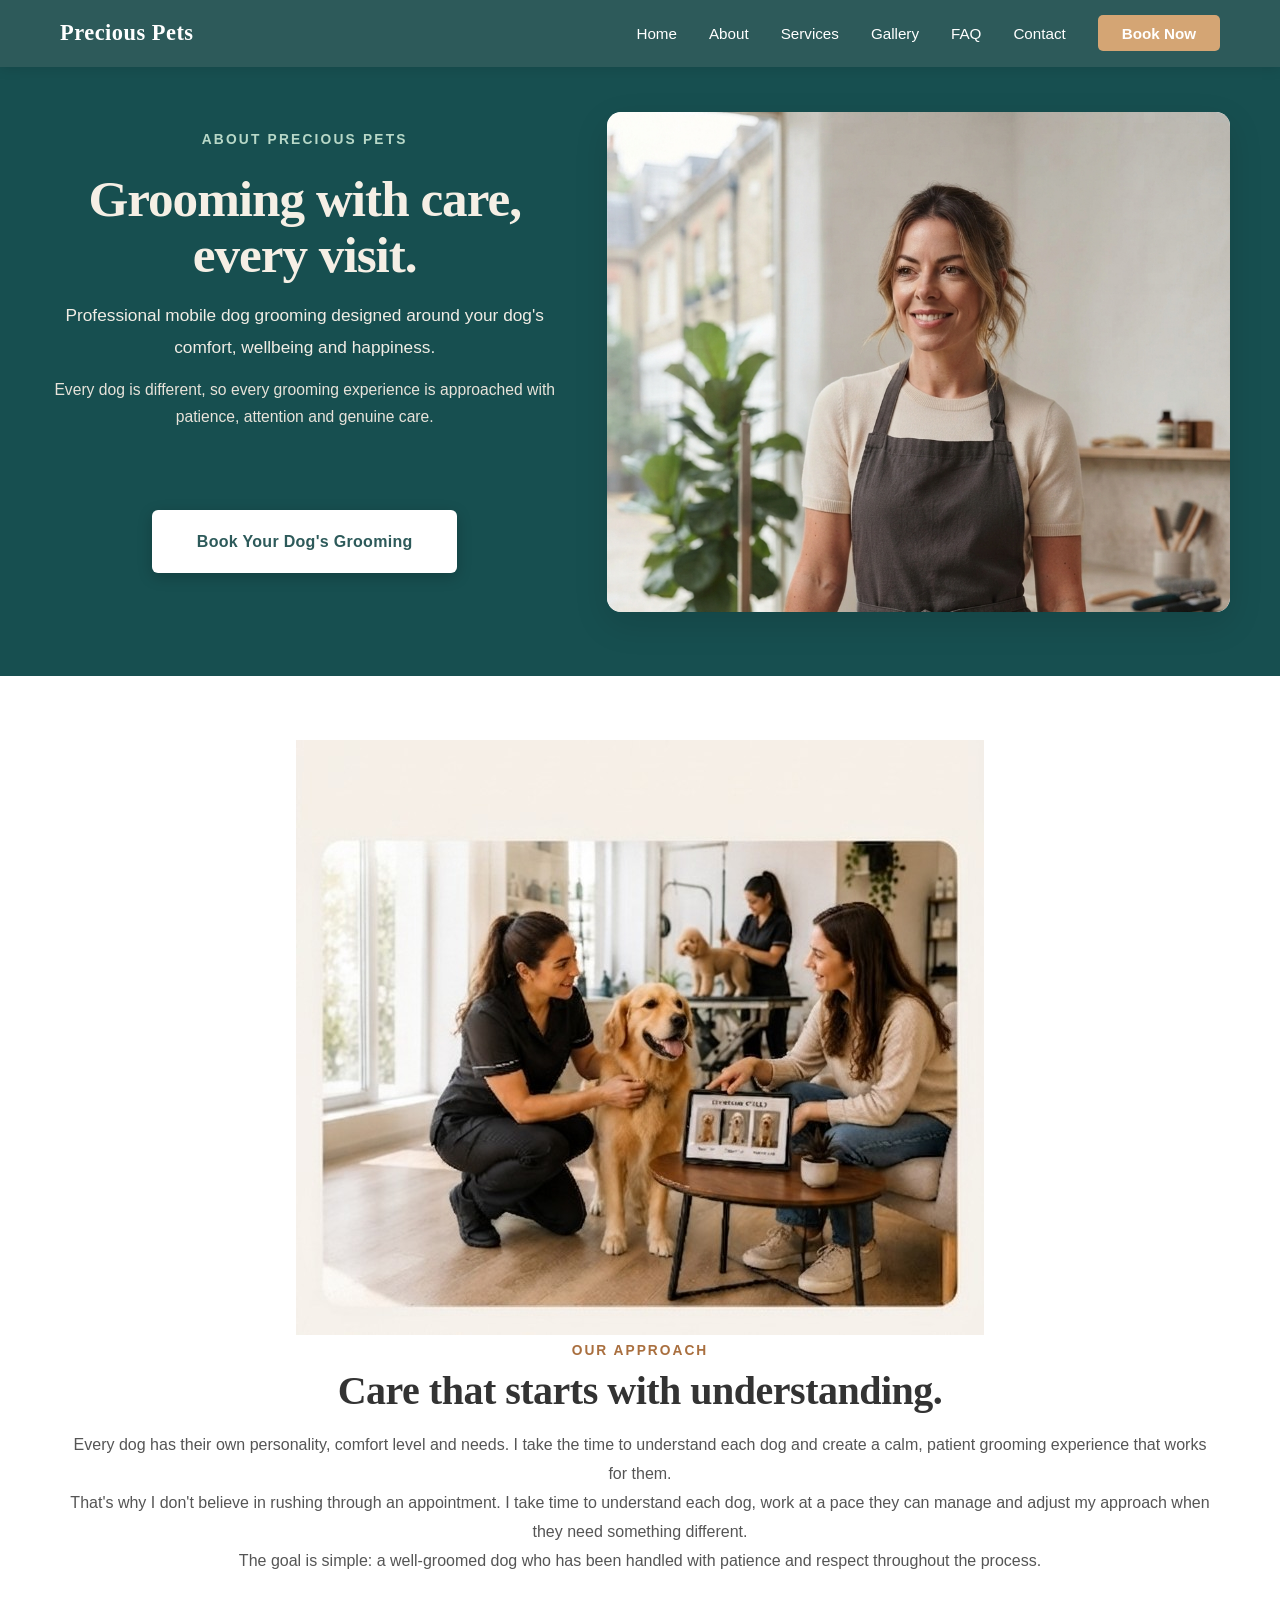
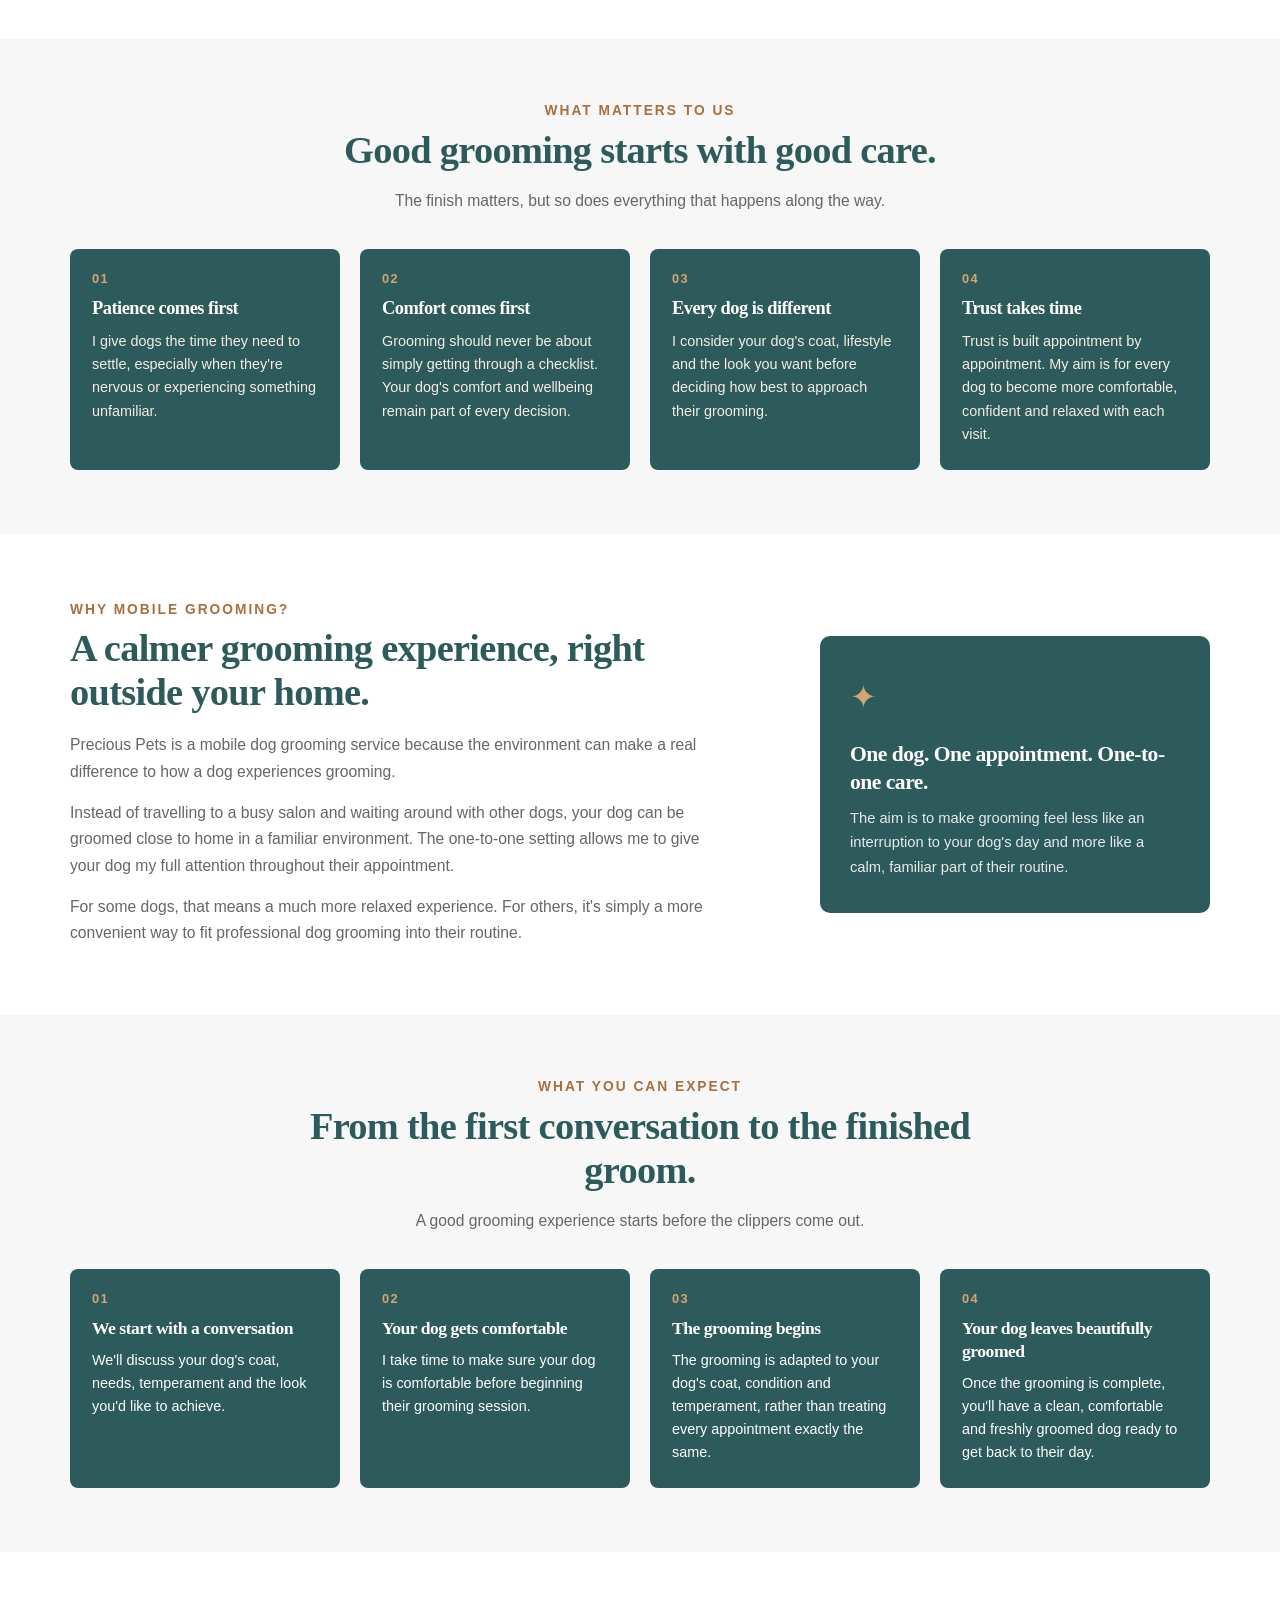
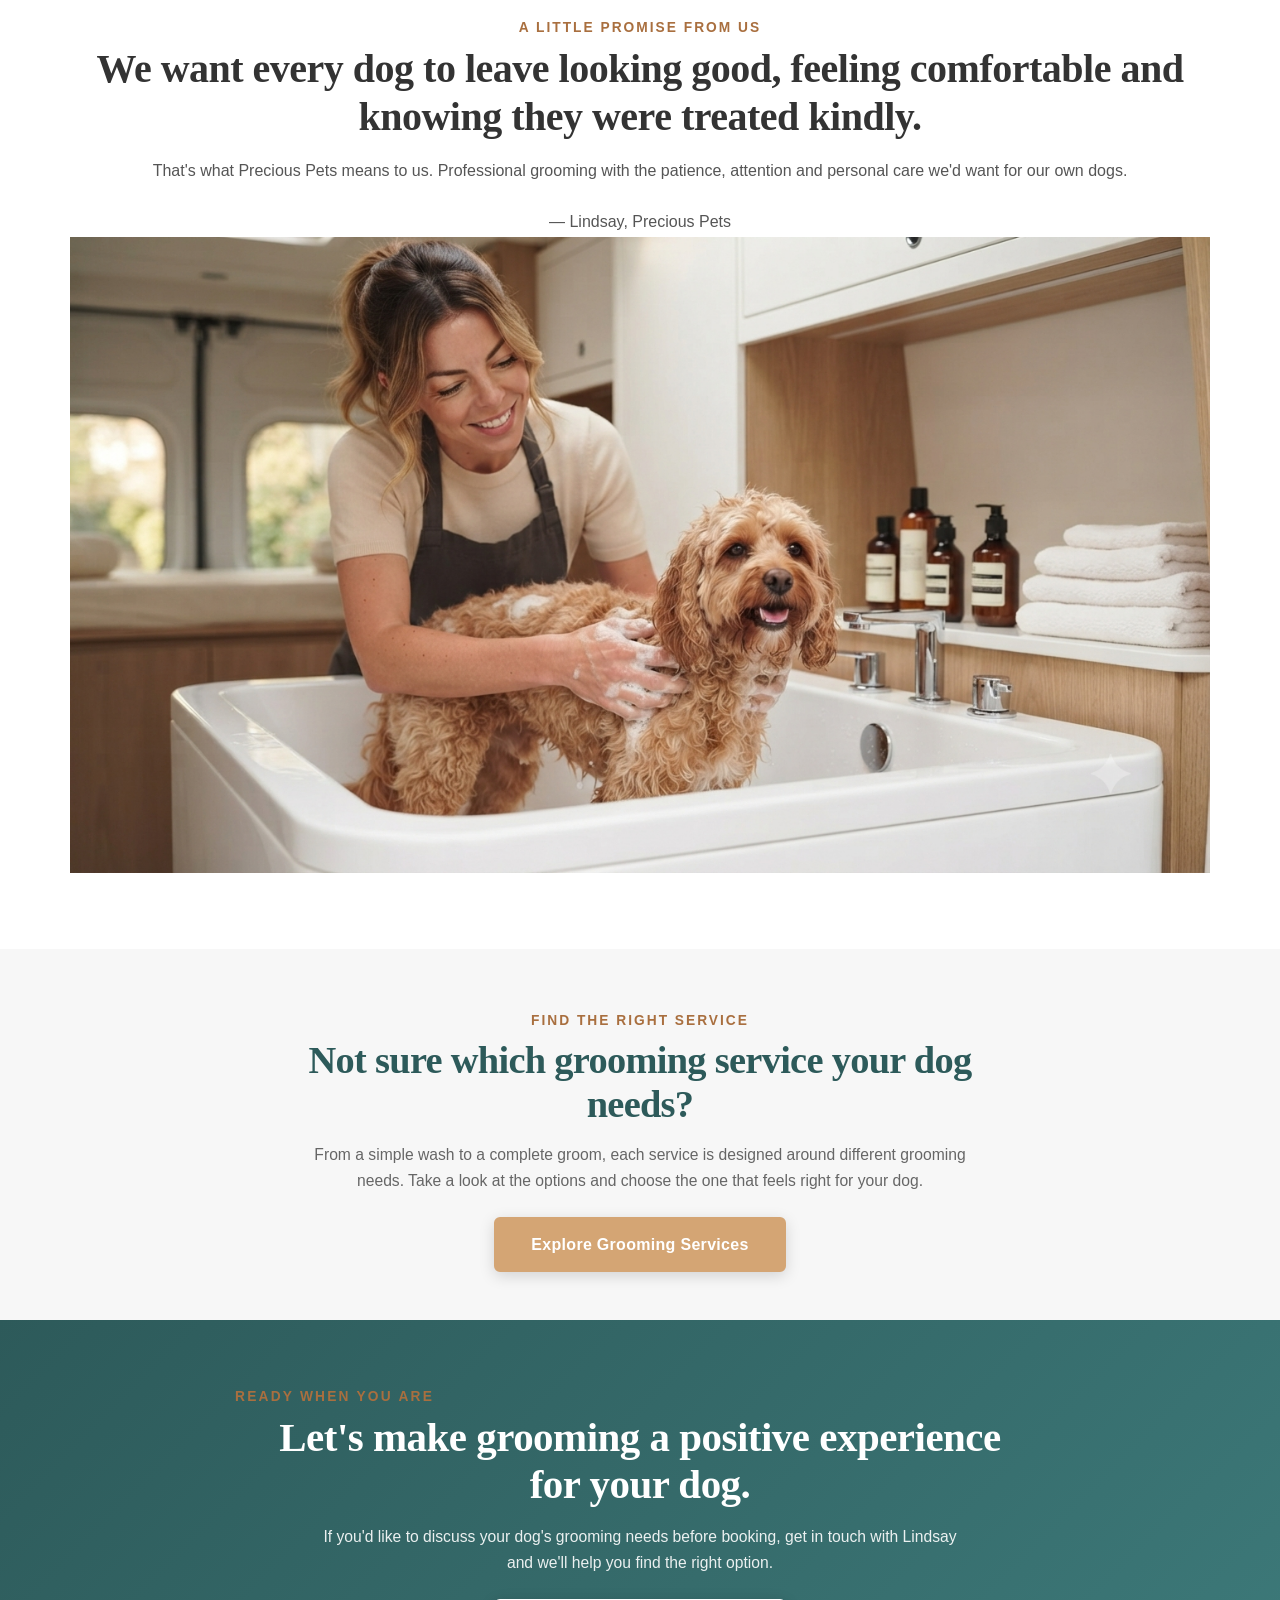
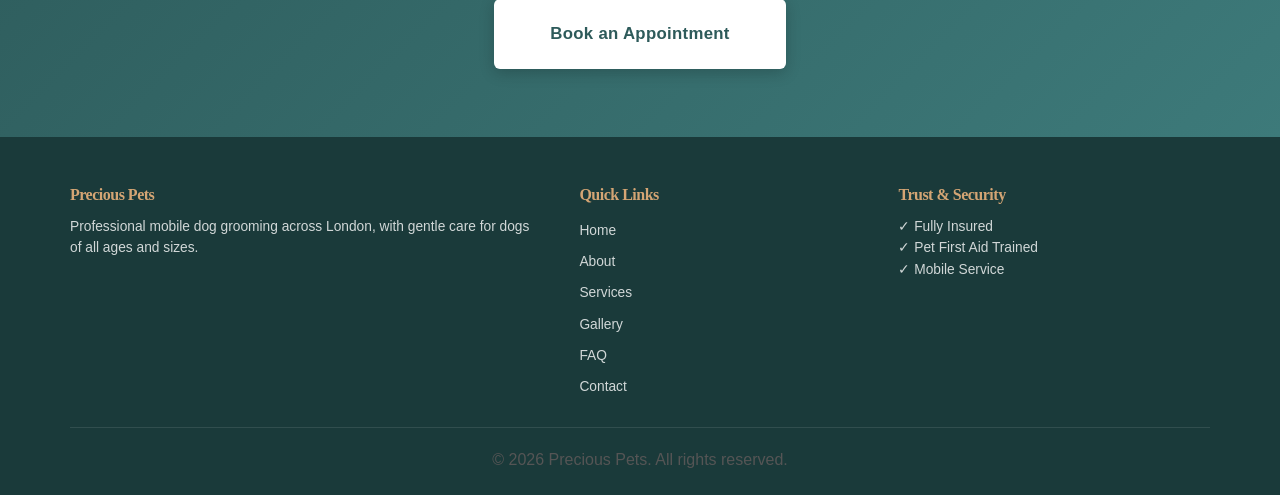
<file: about.html>
<!DOCTYPE html>
<html lang="en">

<head>

  <meta charset="UTF-8">

  <meta name="viewport" content="width=device-width, initial-scale=1.0">

  <title>About Precious Pets | Mobile Dog Grooming in London</title>

  <meta
    name="description"
    content="Meet Precious Pets and learn about our gentle, one-to-one approach to mobile dog grooming in London, with every appointment shaped around your dog's comfort and needs."
  >

  <link rel="stylesheet" href="styles.css">

</head>


<body>


  <!-- ===========================
       NAVIGATION
  =========================== -->

  <nav class="navbar">

    <div class="container">

      <div class="logo">
        Precious Pets
      </div>


      <button
        class="hamburger"
        id="hamburger"
        aria-label="Open navigation menu"
        aria-expanded="false"
      >

        <span></span>
        <span></span>
        <span></span>

      </button>


      <ul class="nav-links" id="navLinks">

        <li>
          <a href="index.html">
            Home
          </a>
        </li>

        <li>
          <a href="about.html">
            About
          </a>
        </li>

        <li>
          <a href="index.html#services">
            Services
          </a>
        </li>

        <li>
          <a href="gallery.html">
            Gallery
          </a>
        </li>

        <li>
          <a href="index.html#faq">
            FAQ
          </a>
        </li>

        <li>
          <a href="index.html#contact">
            Contact
          </a>
        </li>

        <li>
          <a
            href="index.html#contact"
            class="cta-link"
          >
            Book Now
          </a>
        </li>

      </ul>

    </div>

  </nav>



  <!-- ===========================
       ABOUT HERO
  =========================== -->

  <section class="about-page-hero">

    <div class="container about-hero-grid">


      <div class="about-hero-content">

        <p class="service-eyebrow">
          ABOUT PRECIOUS PETS
        </p>

        <h1>
          Grooming with care, every visit.
        </h1>

        <p class="about-hero-lead">
          Professional mobile dog grooming designed around your dog's
          comfort, wellbeing and happiness.
        </p>

        <p>
          Every dog is different, so every grooming experience is approached
          with patience, attention and genuine care.
        </p>

        <a
          href="index.html#contact"
          class="btn btn-primary"
        >
          Book Your Dog's Grooming
        </a>

      </div>


      <div class="about-hero-image">

        <img
          src="lindnsey the groomer.png"
          alt="Lindsay, founder and professional dog groomer at Precious Pets"
        >

      </div>

    </div>

  </section>

<!-- ===========================
     OUR APPROACH
=========================== -->

<section class="about-approach">

  <div class="container about-approach-grid">

    <div class="about-approach-image">

      <img
        src="Gemini_Generated_Image_y4f4ufy4f4ufy4f4~2.jpeg"
        alt="A calm and caring approach to professional dog grooming"
      >

    </div>

    <div class="about-approach-content">

      <p class="service-eyebrow">
        OUR APPROACH
      </p>

      <h2>
        Care that starts with understanding.
      </h2>

      <p>
        Every dog has their own personality, comfort level and needs. I take
        the time to understand each dog and create a calm, patient grooming
        experience that works for them.
      </p>

      <p>
        That's why I don't believe in rushing through an appointment. I take
        time to understand each dog, work at a pace they can manage and adjust
        my approach when they need something different.
      </p>

      <p>
        The goal is simple: a well-groomed dog who has been handled with
        patience and respect throughout the process.
      </p>

    </div>

  </div>

</section>
  <!-- ===========================
       WHAT MATTERS TO US
  =========================== -->

  <section class="about-values">

    <div class="container">


      <div class="service-section-heading">

        <p class="service-eyebrow">
          WHAT MATTERS TO US
        </p>

        <h2>
          Good grooming starts with good care.
        </h2>

        <p>
          The finish matters, but so does everything that happens along
          the way.
        </p>

      </div>



      <div class="about-values-grid">


        <div class="about-value-card">

          <span class="about-value-number">
            01
          </span>

          <h3>
            Patience comes first
          </h3>

          <p>
            I give dogs the time they need to settle, especially when they're
            nervous or experiencing something unfamiliar.
          </p>

        </div>



        <div class="about-value-card">

          <span class="about-value-number">
            02
          </span>

          <h3>
            Comfort comes first
          </h3>

          <p>
            Grooming should never be about simply getting through a checklist.
            Your dog's comfort and wellbeing remain part of every decision.
          </p>

        </div>



        <div class="about-value-card">

          <span class="about-value-number">
            03
          </span>

          <h3>
            Every dog is different
          </h3>

          <p>
            I consider your dog's coat, lifestyle and the look you want before
            deciding how best to approach their grooming.
          </p>

        </div>



        <div class="about-value-card">

          <span class="about-value-number">
            04
          </span>

          <h3>
            Trust takes time
          </h3>

          <p>
            Trust is built appointment by appointment. My aim is for every dog
            to become more comfortable, confident and relaxed with each visit.
          </p>

        </div>


      </div>

    </div>

  </section>



  <!-- ===========================
       WHY MOBILE GROOMING
  =========================== -->

  <section class="about-mobile">

    <div class="container about-two-column">


      <div class="about-mobile-content">

        <p class="service-eyebrow">
          WHY MOBILE GROOMING?
        </p>

        <h2>
          A calmer grooming experience, right outside your home.
        </h2>

        <p>
          Precious Pets is a mobile dog grooming service because the
          environment can make a real difference to how a dog experiences
          grooming.
        </p>

        <p>
          Instead of travelling to a busy salon and waiting around with other
          dogs, your dog can be groomed close to home in a familiar environment.
          The one-to-one setting allows me to give your dog my full attention
          throughout their appointment.
        </p>

        <p>
          For some dogs, that means a much more relaxed experience. For others,
          it's simply a more convenient way to fit professional dog grooming
          into their routine.
        </p>

      </div>



      <div class="about-mobile-highlight">

        <span class="highlight-icon">
          ✦
        </span>

        <h3>
          One dog. One appointment. One-to-one care.
        </h3>

        <p>
          The aim is to make grooming feel less like an interruption to your
          dog's day and more like a calm, familiar part of their routine.
        </p>

      </div>

    </div>

  </section>



  <!-- ===========================
       WHAT YOU CAN EXPECT
  =========================== -->

  <section class="about-experience">

    <div class="container">


      <div class="service-section-heading">

        <p class="service-eyebrow">
          WHAT YOU CAN EXPECT
        </p>

        <h2>
          From the first conversation to the finished groom.
        </h2>

        <p>
          A good grooming experience starts before the clippers come out.
        </p>

      </div>



      <div class="about-experience-grid">


        <div class="about-experience-step">

          <span class="about-step-number">
            01
          </span>

          <h3>
            We start with a conversation
          </h3>

          <p>
            We'll discuss your dog's coat, needs, temperament and the look
            you'd like to achieve.
          </p>

        </div>



        <div class="about-experience-step">

          <span class="about-step-number">
            02
          </span>

          <h3>
            Your dog gets comfortable
          </h3>

          <p>
            I take time to make sure your dog is comfortable before beginning
            their grooming session.
          </p>

        </div>



        <div class="about-experience-step">

          <span class="about-step-number">
            03
          </span>

          <h3>
            The grooming begins
          </h3>

          <p>
            The grooming is adapted to your dog's coat, condition and
            temperament, rather than treating every appointment exactly
            the same.
          </p>

        </div>



        <div class="about-experience-step">

          <span class="about-step-number">
            04
          </span>

          <h3>
            Your dog leaves beautifully groomed
          </h3>

          <p>
            Once the grooming is complete, you'll have a clean, comfortable
            and freshly groomed dog ready to get back to their day.
          </p>

        </div>


      </div>

    </div>

  </section>



 <!-- ===========================
     LINDSAY'S PROMISE
=========================== -->

<section class="about-promise">

  <div class="container about-promise-grid">

    <div class="about-promise-content">

      <p class="service-eyebrow">
        A LITTLE PROMISE FROM US
      </p>

      <h2>
        We want every dog to leave looking good,
        feeling comfortable and knowing they were treated kindly.
      </h2>

      <p>
        That's what Precious Pets means to us. Professional grooming with the
        patience, attention and personal care we'd want for our own dogs.
      </p>

      <p class="about-signature">
        — Lindsay, Precious Pets
      </p>

    </div>

    <div class="about-promise-image">

      <img
        src="wash and go.png"
        alt="A calm and caring dog grooming experience"
      >

    </div>

  </div>

</section>


  <!-- ===========================
       SERVICES CONNECTION
  =========================== -->

  <section class="about-services-link">

    <div class="container">

      <p class="service-eyebrow">
        FIND THE RIGHT SERVICE
      </p>

      <h2>
        Not sure which grooming service your dog needs?
      </h2>

      <p>
        From a simple wash to a complete groom, each service is designed
        around different grooming needs. Take a look at the options and
        choose the one that feels right for your dog.
      </p>

      <a
        href="index.html#services"
        class="btn btn-primary"
      >
        Explore Grooming Services
      </a>

    </div>

  </section>



  <!-- ===========================
       FINAL CTA
  =========================== -->

  <section class="service-cta">

    <div class="container">

      <p class="service-eyebrow">
        READY WHEN YOU ARE
      </p>

      <h2>
        Let's make grooming a positive experience for your dog.
      </h2>

      <p>
        If you'd like to discuss your dog's grooming needs before booking,
        get in touch with Lindsay and we'll help you find the right option.
      </p>

      <a
        href="index.html#contact"
        class="btn btn-primary btn-large"
      >
        Book an Appointment
      </a>

    </div>

  </section>



  <!-- ===========================
       FOOTER
  =========================== -->

  <footer>

    <div class="container">

      <div class="footer-content">


        <div class="footer-section">

          <h4>
            Precious Pets
          </h4>

          <p>
            Professional mobile dog grooming across London, with gentle care
            for dogs of all ages and sizes.
          </p>

        </div>



        <div class="footer-section">

          <h4>
            Quick Links
          </h4>

          <ul>

            <li>
              <a href="index.html">
                Home
              </a>
            </li>

            <li>
              <a href="about.html">
                About
              </a>
            </li>

            <li>
              <a href="index.html#services">
                Services
              </a>
            </li>

            <li>
              <a href="gallery.html">
                Gallery
              </a>
            </li>

            <li>
              <a href="faq.html">
                FAQ
              </a>
            </li>

            <li>
              <a href="index.html#contact">
                Contact
              </a>
            </li>

          </ul>

        </div>



        <div class="footer-section">

          <h4>
            Trust &amp; Security
          </h4>

          <p>
            ✓ Fully Insured<br>
            ✓ Pet First Aid Trained<br>
            ✓ Mobile Service
          </p>

        </div>


      </div>



      <div class="footer-bottom">

        <p>
          &copy; 2026 Precious Pets. All rights reserved.
        </p>

      </div>

    </div>

  </footer>



  <!-- ===========================
       JAVASCRIPT
  =========================== -->

  <script>

    // Hamburger Menu

    const hamburger = document.getElementById('hamburger');

    const navLinks = document.getElementById('navLinks');


    hamburger.addEventListener('click', () => {

      const isOpen = hamburger.classList.toggle('active');

      navLinks.classList.toggle('active');

      hamburger.setAttribute(
        'aria-expanded',
        isOpen ? 'true' : 'false'
      );

    });


    document.querySelectorAll('.nav-links a').forEach(link => {

      link.addEventListener('click', () => {

        hamburger.classList.remove('active');

        navLinks.classList.remove('active');

        hamburger.setAttribute(
          'aria-expanded',
          'false'
        );

      });

    });

  </script>


</body>

</html>
</file>
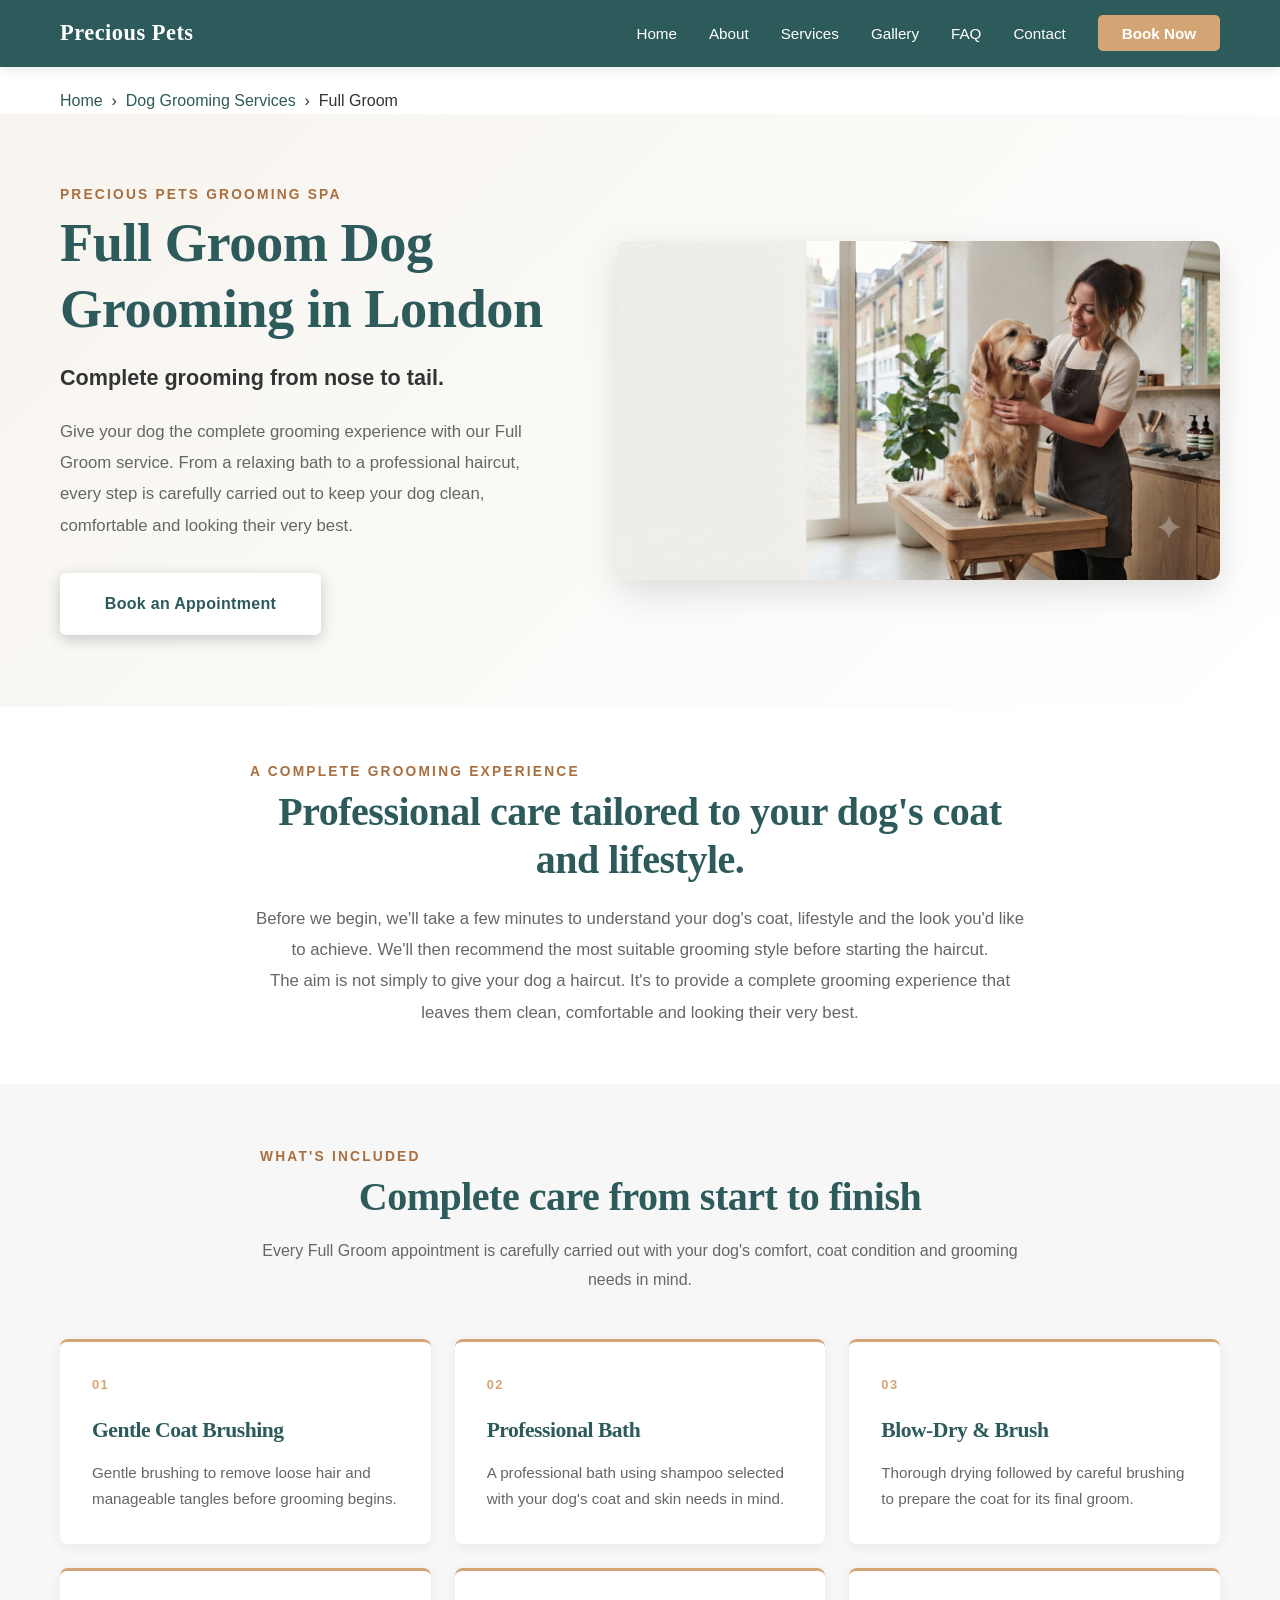
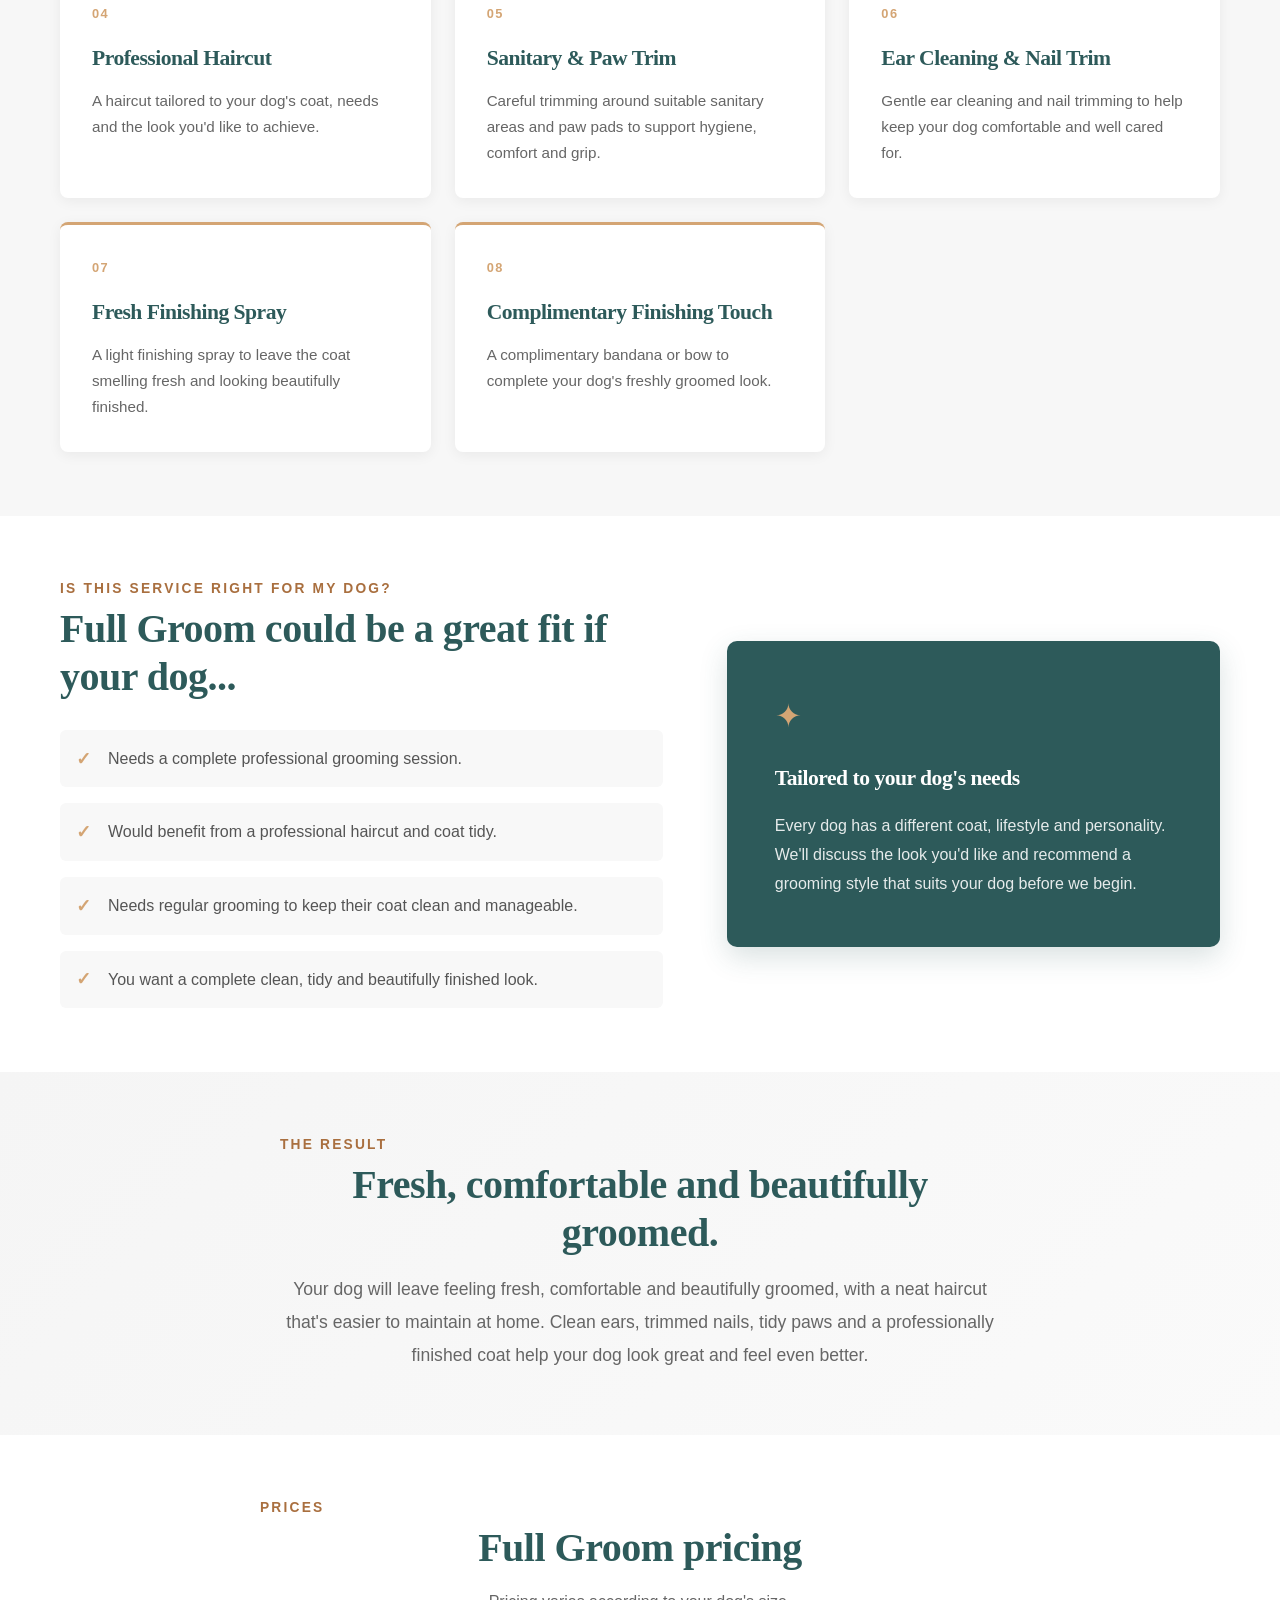
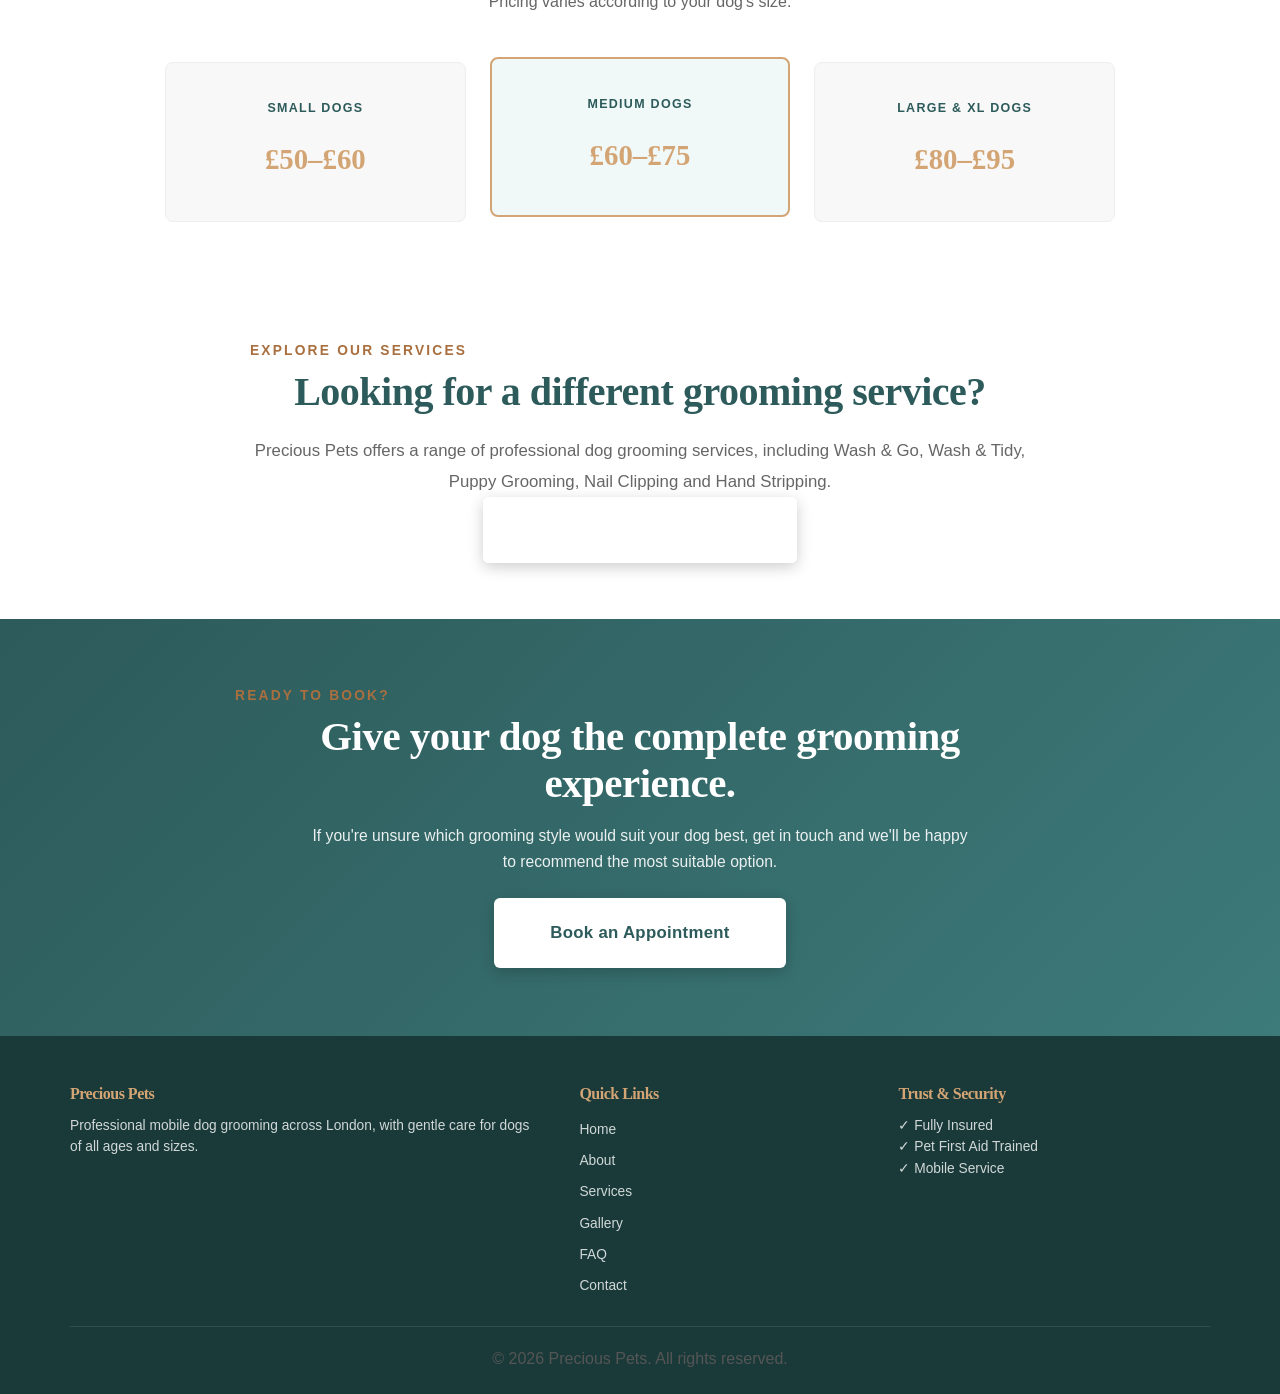
<file: full-groom.html>
<!DOCTYPE html>
<html lang="en">

<head>

  <meta charset="UTF-8">

  <meta
    name="viewport"
    content="width=device-width, initial-scale=1.0"
  >

  <title>Full Groom Dog Grooming in London | Precious Pets</title>

  <meta
    name="description"
    content="Full Groom dog grooming in London by Precious Pets. A complete professional grooming service with bathing, drying, haircut and finishing care tailored to your dog's coat and needs."
  >

  <meta
    name="robots"
    content="index, follow"
  >

  <meta
    name="author"
    content="Precious Pets Grooming Spa"
  >

  <link
    rel="canonical"
    href="https://preciouspetsgrooming.co.uk/full-groom.html"
  >


  <!-- Open Graph -->

  <meta
    property="og:title"
    content="Full Groom Dog Grooming in London | Precious Pets"
  >

  <meta
    property="og:description"
    content="A complete Full Groom service in London, with bathing, drying, haircut and finishing care tailored to your dog's coat, comfort and grooming needs."
  >

  <meta
    property="og:type"
    content="website"
  >

  <meta
    property="og:url"
    content="https://preciouspetsgrooming.co.uk/full-groom.html"
  >

  <meta
    property="og:site_name"
    content="Precious Pets Grooming Spa"
  >


  <link
    rel="stylesheet"
    href="styles.css"
  >


  <!-- Service Structured Data -->

  <script type="application/ld+json">
  {
    "@context": "https://schema.org",
    "@type": "Service",
    "name": "Full Groom Dog Grooming",
    "description": "A complete professional dog grooming service including bathing, drying, haircut and finishing care, tailored to the dog's coat, comfort and grooming needs.",
    "provider": {
      "@type": "LocalBusiness",
      "name": "Precious Pets Grooming Spa",
      "url": "https://preciouspetsgrooming.co.uk/"
    },
    "areaServed": {
      "@type": "City",
      "name": "London"
    },
    "serviceType": "Dog Grooming",
    "offers": [
      {
        "@type": "Offer",
        "priceCurrency": "GBP",
        "price": "50",
        "name": "Small Dogs"
      },
      {
        "@type": "Offer",
        "priceCurrency": "GBP",
        "price": "60",
        "name": "Medium Dogs"
      },
      {
        "@type": "Offer",
        "priceCurrency": "GBP",
        "price": "80",
        "name": "Large & XL Dogs"
      }
    ]
  }
  </script>


  <!-- Breadcrumb Structured Data -->

  <script type="application/ld+json">
  {
    "@context": "https://schema.org",
    "@type": "BreadcrumbList",
    "itemListElement": [
      {
        "@type": "ListItem",
        "position": 1,
        "name": "Home",
        "item": "https://preciouspetsgrooming.co.uk/"
      },
      {
        "@type": "ListItem",
        "position": 2,
        "name": "Dog Grooming Services",
        "item": "https://preciouspetsgrooming.co.uk/#services"
      },
      {
        "@type": "ListItem",
        "position": 3,
        "name": "Full Groom",
        "item": "https://preciouspetsgrooming.co.uk/full-groom.html"
      }
    ]
  }
  </script>

</head>


<body>


<!-- ===========================
     NAVIGATION
=========================== -->

<nav class="navbar">

  <div class="container">

    <div class="logo">
      Precious Pets
    </div>


    <button
      class="hamburger"
      id="hamburger"
      aria-label="Open navigation menu"
      aria-controls="navLinks"
      aria-expanded="false"
    >

      <span></span>
      <span></span>
      <span></span>

    </button>


    <ul
      class="nav-links"
      id="navLinks"
    >

      <li>
        <a href="index.html">
          Home
        </a>
      </li>

      <li>
        <a href="index.html#about">
          About
        </a>
      </li>

      <li>
        <a href="index.html#services">
          Services
        </a>
      </li>

      <li>
        <a href="index.html#gallery">
          Gallery
        </a>
      </li>

      <li>
        <a href="index.html#faq">
          FAQ
        </a>
      </li>

      <li>
        <a href="index.html#contact">
          Contact
        </a>
      </li>

      <li>
        <a
          href="index.html#contact"
          class="cta-link"
        >
          Book Now
        </a>
      </li>

    </ul>

  </div>

</nav>


<!-- ===========================
     BREADCRUMB
=========================== -->

<div class="container">

  <nav
    aria-label="Breadcrumb"
    style="padding: 20px 0 0;"
  >

    <a href="index.html">
      Home
    </a>

    <span aria-hidden="true">
      &nbsp;›&nbsp;
    </span>

    <a href="index.html#services">
      Dog Grooming Services
    </a>

    <span aria-hidden="true">
      &nbsp;›&nbsp;
    </span>

    <span aria-current="page">
      Full Groom
    </span>

  </nav>

</div>


<!-- ===========================
     SERVICE HERO
=========================== -->

<section class="service-page-hero">

  <div class="container service-hero-grid">


    <div class="service-hero-content">

      <p class="service-eyebrow">
        PRECIOUS PETS GROOMING SPA
      </p>


      <h1>
        Full Groom Dog Grooming in London
      </h1>


      <h2>
        Complete grooming from nose to tail.
      </h2>


      <p>
        Give your dog the complete grooming experience with our Full Groom
        service. From a relaxing bath to a professional haircut, every step is
        carefully carried out to keep your dog clean, comfortable and looking
        their very best.
      </p>


      <a
        href="index.html#contact"
        class="btn btn-primary"
      >
        Book an Appointment
      </a>

    </div>


    <div class="service-hero-image">

      <img
        src="fullgrooming.png"
        alt="Full Groom dog grooming service at Precious Pets in London"
        loading="eager"
      >

    </div>

  </div>

</section>


<!-- ===========================
     SERVICE INTRODUCTION
=========================== -->

<section class="service-introduction">

  <div class="container service-narrow">

    <p class="service-eyebrow">
      A COMPLETE GROOMING EXPERIENCE
    </p>


    <h2>
      Professional care tailored to your dog's coat and lifestyle.
    </h2>


    <p>
      Before we begin, we'll take a few minutes to understand your dog's coat,
      lifestyle and the look you'd like to achieve. We'll then recommend the
      most suitable grooming style before starting the haircut.
    </p>


    <p>
      The aim is not simply to give your dog a haircut. It's to provide a
      complete grooming experience that leaves them clean, comfortable and
      looking their very best.
    </p>

  </div>

</section>


<!-- ===========================
     WHAT'S INCLUDED
=========================== -->

<section class="service-details">

  <div class="container">


    <div class="service-section-heading">

      <p class="service-eyebrow">
        WHAT'S INCLUDED
      </p>


      <h2>
        Complete care from start to finish
      </h2>


      <p>
        Every Full Groom appointment is carefully carried out with your dog's
        comfort, coat condition and grooming needs in mind.
      </p>

    </div>


    <div class="service-included-grid">


      <div class="service-included-card">

        <span class="service-number">
          01
        </span>

        <h3>
          Gentle Coat Brushing
        </h3>

        <p>
          Gentle brushing to remove loose hair and manageable tangles before
          grooming begins.
        </p>

      </div>


      <div class="service-included-card">

        <span class="service-number">
          02
        </span>

        <h3>
          Professional Bath
        </h3>

        <p>
          A professional bath using shampoo selected with your dog's coat and
          skin needs in mind.
        </p>

      </div>


      <div class="service-included-card">

        <span class="service-number">
          03
        </span>

        <h3>
          Blow-Dry &amp; Brush
        </h3>

        <p>
          Thorough drying followed by careful brushing to prepare the coat for
          its final groom.
        </p>

      </div>


      <div class="service-included-card">

        <span class="service-number">
          04
        </span>

        <h3>
          Professional Haircut
        </h3>

        <p>
          A haircut tailored to your dog's coat, needs and the look you'd like
          to achieve.
        </p>

      </div>


      <div class="service-included-card">

        <span class="service-number">
          05
        </span>

        <h3>
          Sanitary &amp; Paw Trim
        </h3>

        <p>
          Careful trimming around suitable sanitary areas and paw pads to
          support hygiene, comfort and grip.
        </p>

      </div>


      <div class="service-included-card">

        <span class="service-number">
          06
        </span>

        <h3>
          Ear Cleaning &amp; Nail Trim
        </h3>

        <p>
          Gentle ear cleaning and nail trimming to help keep your dog
          comfortable and well cared for.
        </p>

      </div>


      <div class="service-included-card">

        <span class="service-number">
          07
        </span>

        <h3>
          Fresh Finishing Spray
        </h3>

        <p>
          A light finishing spray to leave the coat smelling fresh and looking
          beautifully finished.
        </p>

      </div>


      <div class="service-included-card">

        <span class="service-number">
          08
        </span>

        <h3>
          Complimentary Finishing Touch
        </h3>

        <p>
          A complimentary bandana or bow to complete your dog's freshly groomed
          look.
        </p>

      </div>

    </div>

  </div>

</section>


<!-- ===========================
     IS THIS RIGHT FOR MY DOG?
=========================== -->

<section class="service-suitability">

  <div class="container service-two-column">


    <div class="service-suitability-content">

      <p class="service-eyebrow">
        IS THIS SERVICE RIGHT FOR MY DOG?
      </p>


      <h2>
        Full Groom could be a great fit if your dog...
      </h2>


      <ul class="service-check-list">

        <li>
          Needs a complete professional grooming session.
        </li>

        <li>
          Would benefit from a professional haircut and coat tidy.
        </li>

        <li>
          Needs regular grooming to keep their coat clean and manageable.
        </li>

        <li>
          You want a complete clean, tidy and beautifully finished look.
        </li>

      </ul>

    </div>


    <div class="service-highlight-box">

      <span class="highlight-icon">
        ✦
      </span>


      <h3>
        Tailored to your dog's needs
      </h3>


      <p>
        Every dog has a different coat, lifestyle and personality. We'll
        discuss the look you'd like and recommend a grooming style that suits
        your dog before we begin.
      </p>

    </div>

  </div>

</section>


<!-- ===========================
     THE RESULT
=========================== -->

<section class="service-result">

  <div class="container service-result-inner">

    <p class="service-eyebrow">
      THE RESULT
    </p>


    <h2>
      Fresh, comfortable and beautifully groomed.
    </h2>


    <p>
      Your dog will leave feeling fresh, comfortable and beautifully groomed,
      with a neat haircut that's easier to maintain at home. Clean ears,
      trimmed nails, tidy paws and a professionally finished coat help your dog
      look great and feel even better.
    </p>

  </div>

</section>


<!-- ===========================
     PRICING
=========================== -->

<section class="service-pricing">

  <div class="container">


    <div class="service-section-heading">

      <p class="service-eyebrow">
        PRICES
      </p>


      <h2>
        Full Groom pricing
      </h2>


      <p>
        Pricing varies according to your dog's size.
      </p>

    </div>


    <div class="pricing-grid">


      <div class="pricing-card">

        <span class="pricing-size">
          SMALL DOGS
        </span>

        <strong>
          £50–£60
        </strong>

      </div>


      <div class="pricing-card featured">

        <span class="pricing-size">
          MEDIUM DOGS
        </span>

        <strong>
          £60–£75
        </strong>

      </div>


      <div class="pricing-card">

        <span class="pricing-size">
          LARGE &amp; XL DOGS
        </span>

        <strong>
          £80–£95
        </strong>

      </div>

    </div>

  </div>

</section>


<!-- ===========================
     EXPLORE OTHER SERVICES
=========================== -->

<section class="service-introduction">

  <div class="container service-narrow">

    <p class="service-eyebrow">
      EXPLORE OUR SERVICES
    </p>


    <h2>
      Looking for a different grooming service?
    </h2>


    <p>
      Precious Pets offers a range of professional dog grooming services,
      including Wash &amp; Go, Wash &amp; Tidy, Puppy Grooming, Nail Clipping
      and Hand Stripping.
    </p>


    <a
      href="index.html#services"
      class="btn btn-secondary"
    >
      View All Grooming Services
    </a>

  </div>

</section>


<!-- ===========================
     FINAL CTA
=========================== -->

<section class="service-cta">

  <div class="container">


    <p class="service-eyebrow">
      READY TO BOOK?
    </p>


    <h2>
      Give your dog the complete grooming experience.
    </h2>


    <p>
      If you're unsure which grooming style would suit your dog best, get in
      touch and we'll be happy to recommend the most suitable option.
    </p>


    <a
      href="index.html#contact"
      class="btn btn-primary btn-large"
    >
      Book an Appointment
    </a>

  </div>

</section>


<!-- ===========================
     FOOTER
=========================== -->

<footer>

  <div class="container">

    <div class="footer-content">


      <div class="footer-section">

        <h4>
          Precious Pets
        </h4>


        <p>
          Professional mobile dog grooming across London, with gentle care
          for dogs of all ages and sizes.
        </p>

      </div>


      <div class="footer-section">

        <h4>
          Quick Links
        </h4>


        <ul>

          <li>
            <a href="index.html">
              Home
            </a>
          </li>

          <li>
            <a href="index.html#about">
              About
            </a>
          </li>

          <li>
            <a href="index.html#services">
              Services
            </a>
          </li>

          <li>
            <a href="index.html#gallery">
              Gallery
            </a>
          </li>

          <li>
            <a href="index.html#faq">
              FAQ
            </a>
          </li>

          <li>
            <a href="index.html#contact">
              Contact
            </a>
          </li>

        </ul>

      </div>


      <div class="footer-section">

        <h4>
          Trust &amp; Security
        </h4>


        <p>
          ✓ Fully Insured<br>
          ✓ Pet First Aid Trained<br>
          ✓ Mobile Service
        </p>

      </div>

    </div>


    <div class="footer-bottom">

      <p>
        &copy; 2026 Precious Pets. All rights reserved.
      </p>

    </div>

  </div>

</footer>


<!-- ===========================
     JAVASCRIPT
=========================== -->

<script>

  // Hamburger Menu

  const hamburger = document.getElementById('hamburger');
  const navLinks = document.getElementById('navLinks');


  hamburger.addEventListener('click', () => {

    const isActive = hamburger.classList.toggle('active');

    navLinks.classList.toggle('active');


    hamburger.setAttribute(
      'aria-expanded',
      isActive ? 'true' : 'false'
    );


    hamburger.setAttribute(
      'aria-label',
      isActive
        ? 'Close navigation menu'
        : 'Open navigation menu'
    );

  });


  // Close mobile navigation after selecting a link

  document.querySelectorAll('.nav-links a').forEach(link => {

    link.addEventListener('click', () => {

      hamburger.classList.remove('active');

      navLinks.classList.remove('active');


      hamburger.setAttribute(
        'aria-expanded',
        'false'
      );


      hamburger.setAttribute(
        'aria-label',
        'Open navigation menu'
      );

    });

  });

</script>


</body>
</html>
</file>
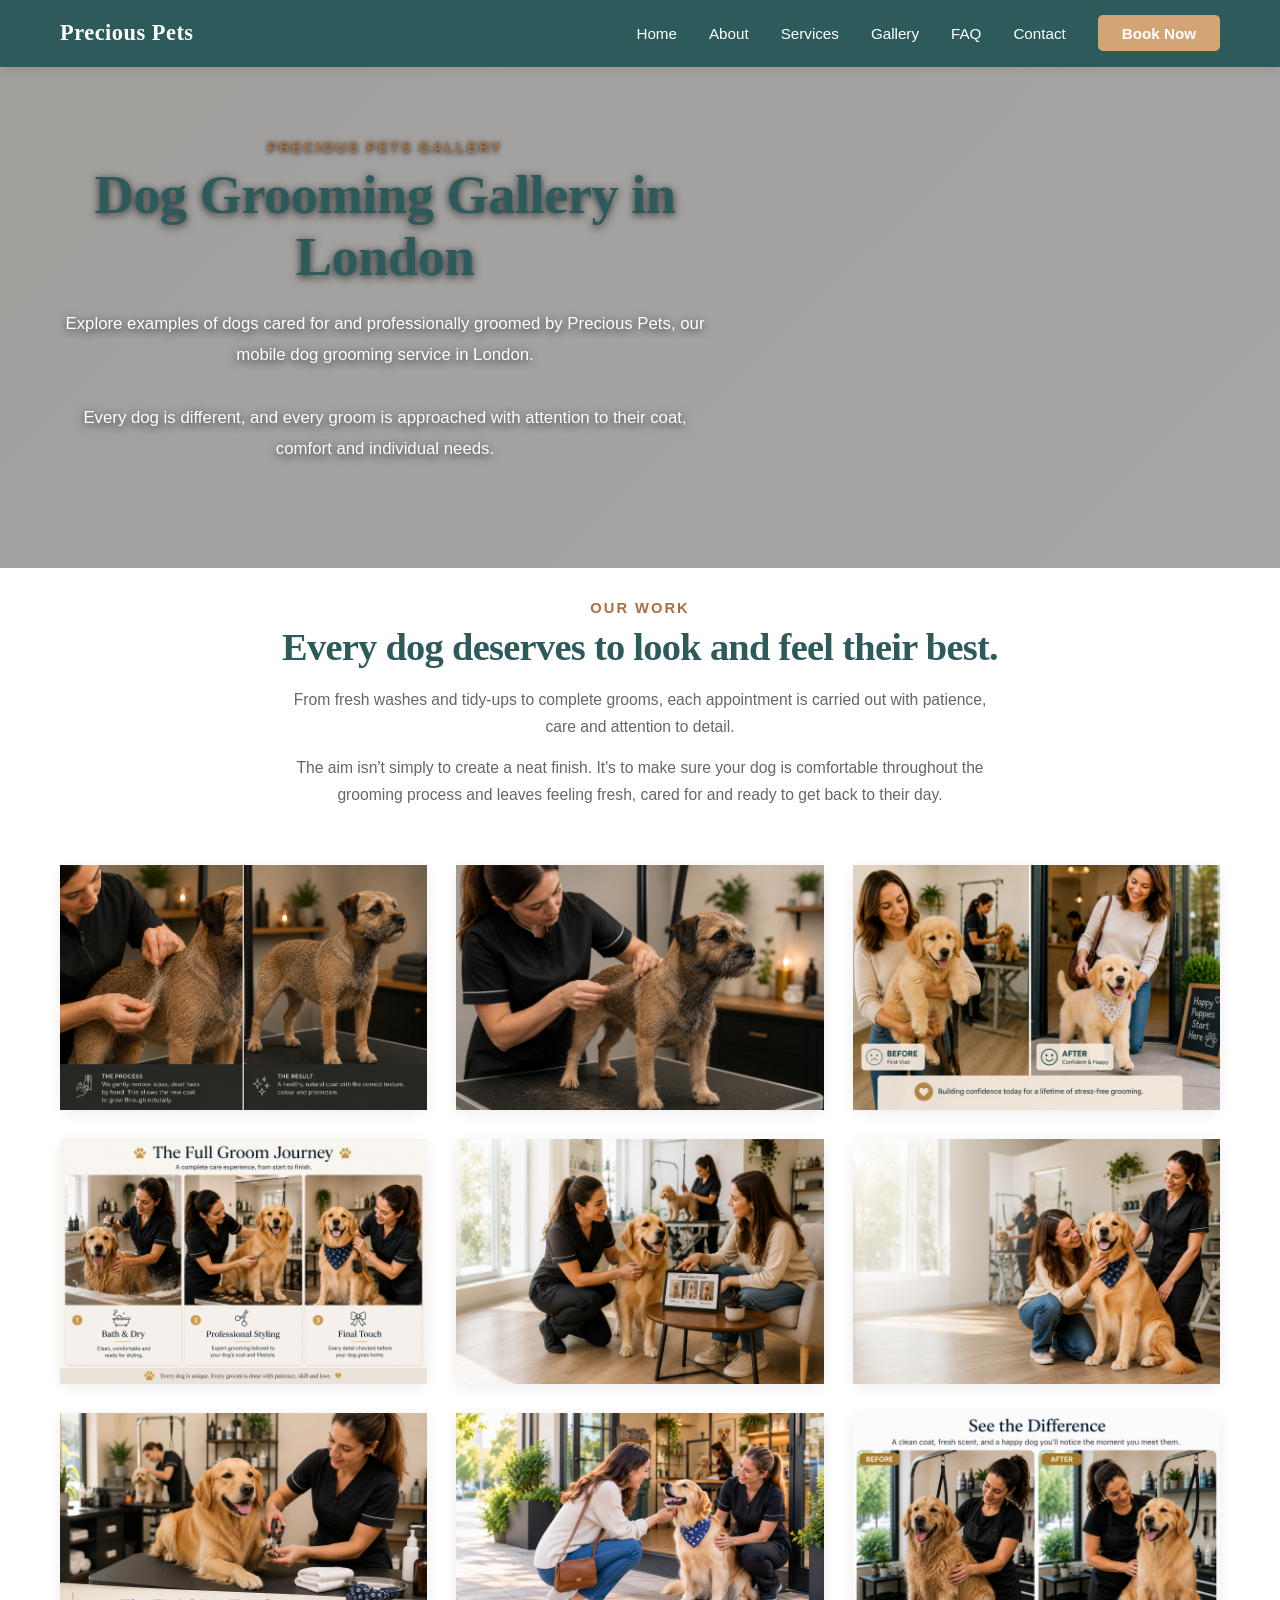
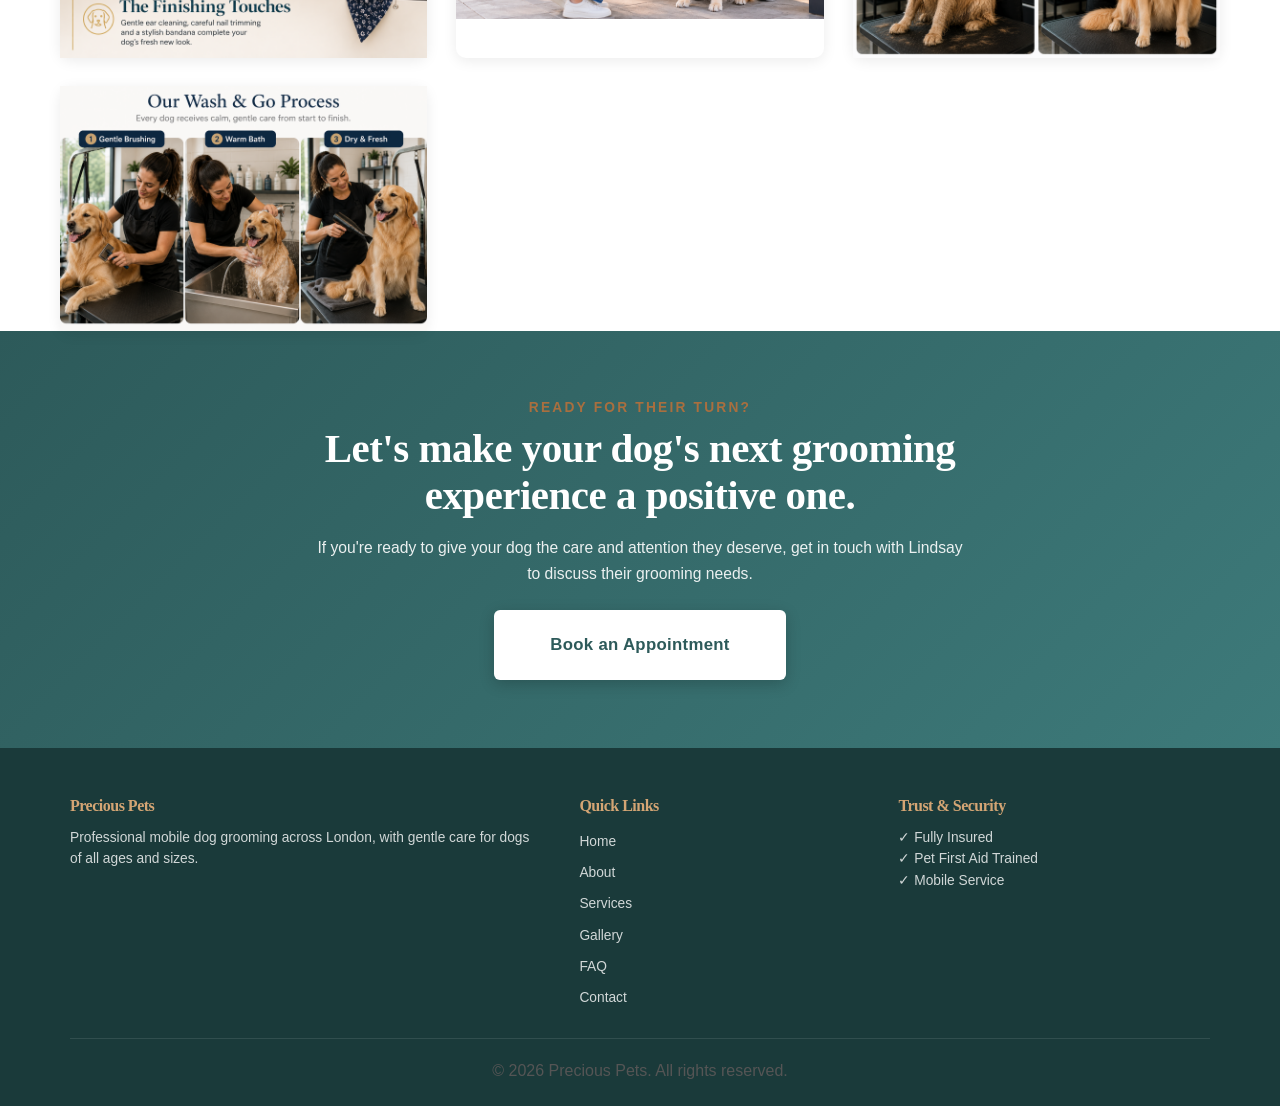
<file: gallery.html>
<!DOCTYPE html>
<html lang="en">

<head>

  <meta charset="UTF-8">

  <meta name="viewport" content="width=device-width, initial-scale=1.0">

  <title>Dog Grooming Gallery in London | Precious Pets</title>

  <meta
    name="description"
    content="Explore our dog grooming gallery in London and see examples of professionally groomed dogs cared for by Precious Pets mobile grooming."
  >

  <link rel="stylesheet" href="styles.css">

</head>

<body class="gallery-page-body">


  <!-- ===========================
       NAVIGATION
  =========================== -->

  <nav class="navbar">

    <div class="container">

      <div class="logo">
        Precious Pets
      </div>


      <button
        class="hamburger"
        id="hamburger"
        aria-label="Open navigation menu"
        aria-expanded="false"
      >

        <span></span>
        <span></span>
        <span></span>

      </button>


      <ul class="nav-links" id="navLinks">

        <li>
          <a href="index.html">
            Home
          </a>
        </li>

        <li>
          <a href="about.html">
            About
          </a>
        </li>

        <li>
          <a href="index.html#services">
            Services
          </a>
        </li>

        <li>
          <a href="gallery.html">
            Gallery
          </a>
        </li>

        <li>
            <a href="index.html#faq">
    FAQ
  </a>
</li>
        <li>
          <a href="index.html#contact">
            Contact
          </a>
        </li>

        <li>
          <a
            href="index.html#contact"
            class="cta-link"
          >
            Book Now
          </a>
        </li>

      </ul>

    </div>

  </nav>



 <!-- ===========================
     GALLERY HERO
=========================== -->

<section class="service-page-hero gallery-hero">

  <div class="container">

    <div class="gallery-hero-grid">

      <div class="service-hero-content">

        <p class="service-eyebrow">
          PRECIOUS PETS GALLERY
        </p>

        <h1>
          Dog Grooming Gallery in London
        </h1>

        <p class="service-hero-lead">
          Explore examples of dogs cared for and professionally groomed by
          Precious Pets, our mobile dog grooming service in London.
        </p>

        <p>
          Every dog is different, and every groom is approached with
          attention to their coat, comfort and individual needs.
        </p>

      </div>

      <div class="gallery-hero-image">

        <img
  src="gallary image4.png"
  alt="Dog after a professional grooming session at Precious Pets"
>

      </div>

    </div>

  </div>

</section>



  <!-- ===========================
       GALLERY INTRO
  =========================== -->

  <section class="gallery-intro">

    <div class="container about-narrow">

      <p class="service-eyebrow">
        OUR WORK
      </p>

      <h2>
        Every dog deserves to look and feel their best.
      </h2>

      <p>
        From fresh washes and tidy-ups to complete grooms, each appointment
        is carried out with patience, care and attention to detail.
      </p>

      <p>
        The aim isn't simply to create a neat finish. It's to make sure your
        dog is comfortable throughout the grooming process and leaves feeling
        fresh, cared for and ready to get back to their day.
      </p>

    </div>

  </section>



  <!-- ===========================
       GALLERY GRID
  =========================== -->

  <section class="gallery-page">

    <div class="container">

      <div class="gallery-grid">


        <!-- Image 1 -->

        <div class="gallery-item">

          <img
            src="gallary image8.png"
            alt="Dog after a professional grooming session at Precious Pets"
            loading="lazy"
          >

        </div>



        <!-- Image 2 -->

        <div class="gallery-item">

          <img
            src="gallary image7.png"
            alt="Freshly groomed dog with a neat and tidy coat"
            loading="lazy"
          >

        </div>



        <!-- Image 3 -->

        <div class="gallery-item">

          <img
            src="gallary image1.png"
            alt="Happy dog after professional grooming"
            loading="lazy"
          >

        </div>



        <!-- Image 4 -->

        <div class="gallery-item">

          <img
            src="gallary image2.png"
            alt="Dog with a freshly groomed and cared-for coat"
            loading="lazy"
          >

        </div>



        <!-- Image 5 -->

        <div class="gallery-item">

          <img
            src="file_000000003d3481faa834c0cf52a29b51.png"
            alt="Professional dog grooming result from Precious Pets"
            loading="lazy"
          >

        </div>



        <!-- Image 6 -->

        <div class="gallery-item">

          <img
            src="gallary image3.png"
            alt="Dog enjoying a gentle professional grooming experience"
            loading="lazy"
          >

        </div>



        <!-- Image 7 -->

        <div class="gallery-item">

          <img
            src="file_0000000000d081fabf695438eb73703a.png"
            alt="Dog after a complete grooming and coat care session"
            loading="lazy"
          >

        </div>



        <!-- Image 8 -->

        <div class="gallery-item">

          <img
            src="gallary image4.png"
            alt="Professionally groomed dog with a neat coat"
            loading="lazy"
          >

        </div>



        <!-- Image 9 -->

        <div class="gallery-item">

          <img
            src="gallary image5.png"
            alt="Freshly groomed dog looking clean and comfortable"
            loading="lazy"
          >

        </div>



        <!-- Image 10 -->

        <div class="gallery-item">

          <img
            src="gallary image6.png"
            alt="Dog grooming result from a Precious Pets appointment"
            loading="lazy"
          >

        </div>


      </div>

    </div>

  </section>



  <!-- ===========================
       GALLERY CTA
  =========================== -->

  <section class="service-cta gallery-cta">

    <div class="container">

      <p class="service-eyebrow">
        READY FOR THEIR TURN?
      </p>

      <h2>
        Let's make your dog's next grooming experience a positive one.
      </h2>

      <p>
        If you're ready to give your dog the care and attention they deserve,
        get in touch with Lindsay to discuss their grooming needs.
      </p>

      <a
        href="index.html#contact"
        class="btn btn-primary btn-large"
      >
        Book an Appointment
      </a>

    </div>

  </section>



  <!-- ===========================
       FOOTER
  =========================== -->

  <footer>

    <div class="container">

      <div class="footer-content">


        <div class="footer-section">

          <h4>
            Precious Pets
          </h4>

          <p>
            Professional mobile dog grooming across London, with gentle
            care for dogs of all ages and sizes.
          </p>

        </div>



        <div class="footer-section">

          <h4>
            Quick Links
          </h4>

          <ul>

            <li>
              <a href="index.html">
                Home
              </a>
            </li>

            <li>
              <a href="about.html">
                About
              </a>
            </li>

            <li>
              <a href="index.html#services">
                Services
              </a>
            </li>

            <li>
              <a href="gallery.html">
                Gallery
              </a>
            </li>

            <li>
              <a href="faq.html">
                FAQ
              </a>
            </li>

            <li>
              <a href="index.html#contact">
                Contact
              </a>
            </li>

          </ul>

        </div>



        <div class="footer-section">

          <h4>
            Trust &amp; Security
          </h4>

          <p>
            ✓ Fully Insured<br>
            ✓ Pet First Aid Trained<br>
            ✓ Mobile Service
          </p>

        </div>


      </div>



      <div class="footer-bottom">

        <p>
          &copy; 2026 Precious Pets. All rights reserved.
        </p>

      </div>

    </div>

  </footer>



  <!-- ===========================
       JAVASCRIPT
  =========================== -->

  <script>

    // Hamburger Menu

    const hamburger = document.getElementById('hamburger');

    const navLinks = document.getElementById('navLinks');


    hamburger.addEventListener('click', () => {

      const isOpen = hamburger.classList.toggle('active');

      navLinks.classList.toggle('active');

      hamburger.setAttribute(
        'aria-expanded',
        isOpen ? 'true' : 'false'
      );

    });



    // Close mobile menu after selecting a link

    document.querySelectorAll('.nav-links a').forEach(link => {

      link.addEventListener('click', () => {

        hamburger.classList.remove('active');

        navLinks.classList.remove('active');

        hamburger.setAttribute(
          'aria-expanded',
          'false'
        );

      });

    });

  </script>


</body>

</html>
</file>
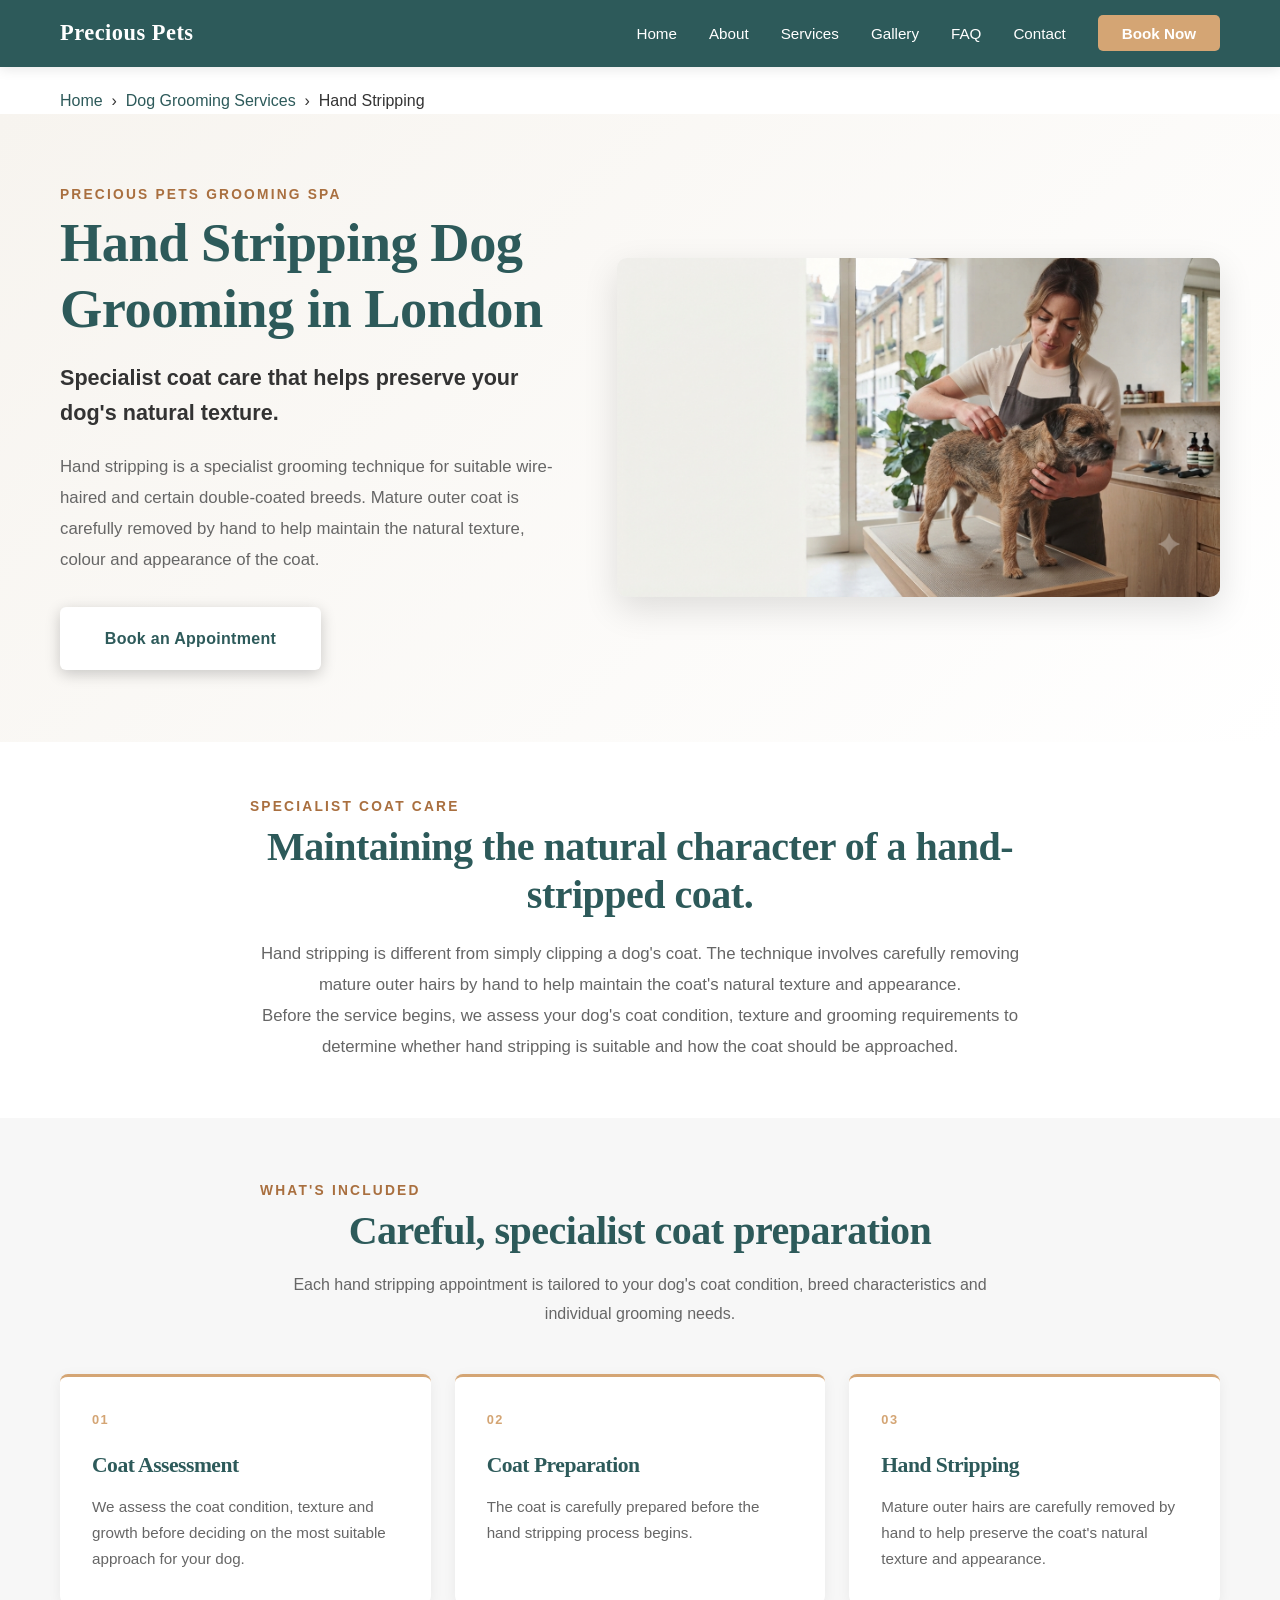
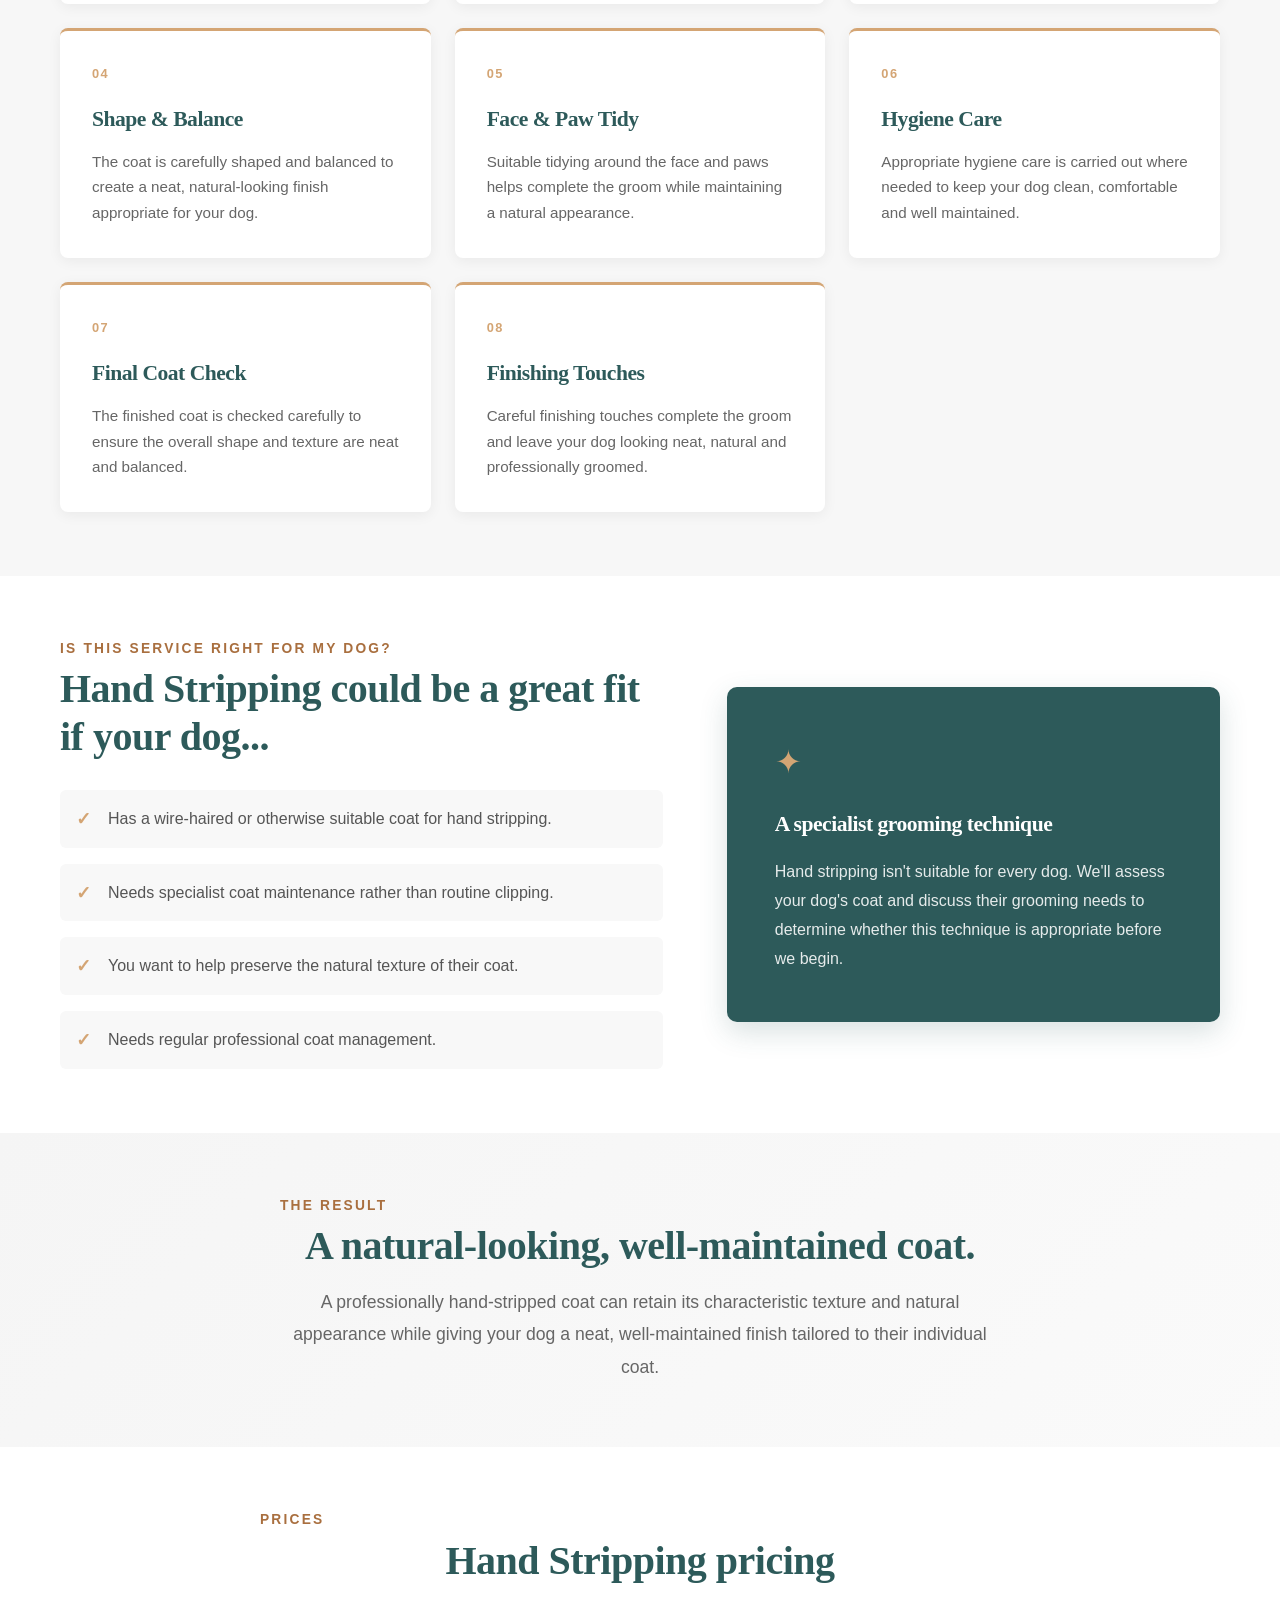
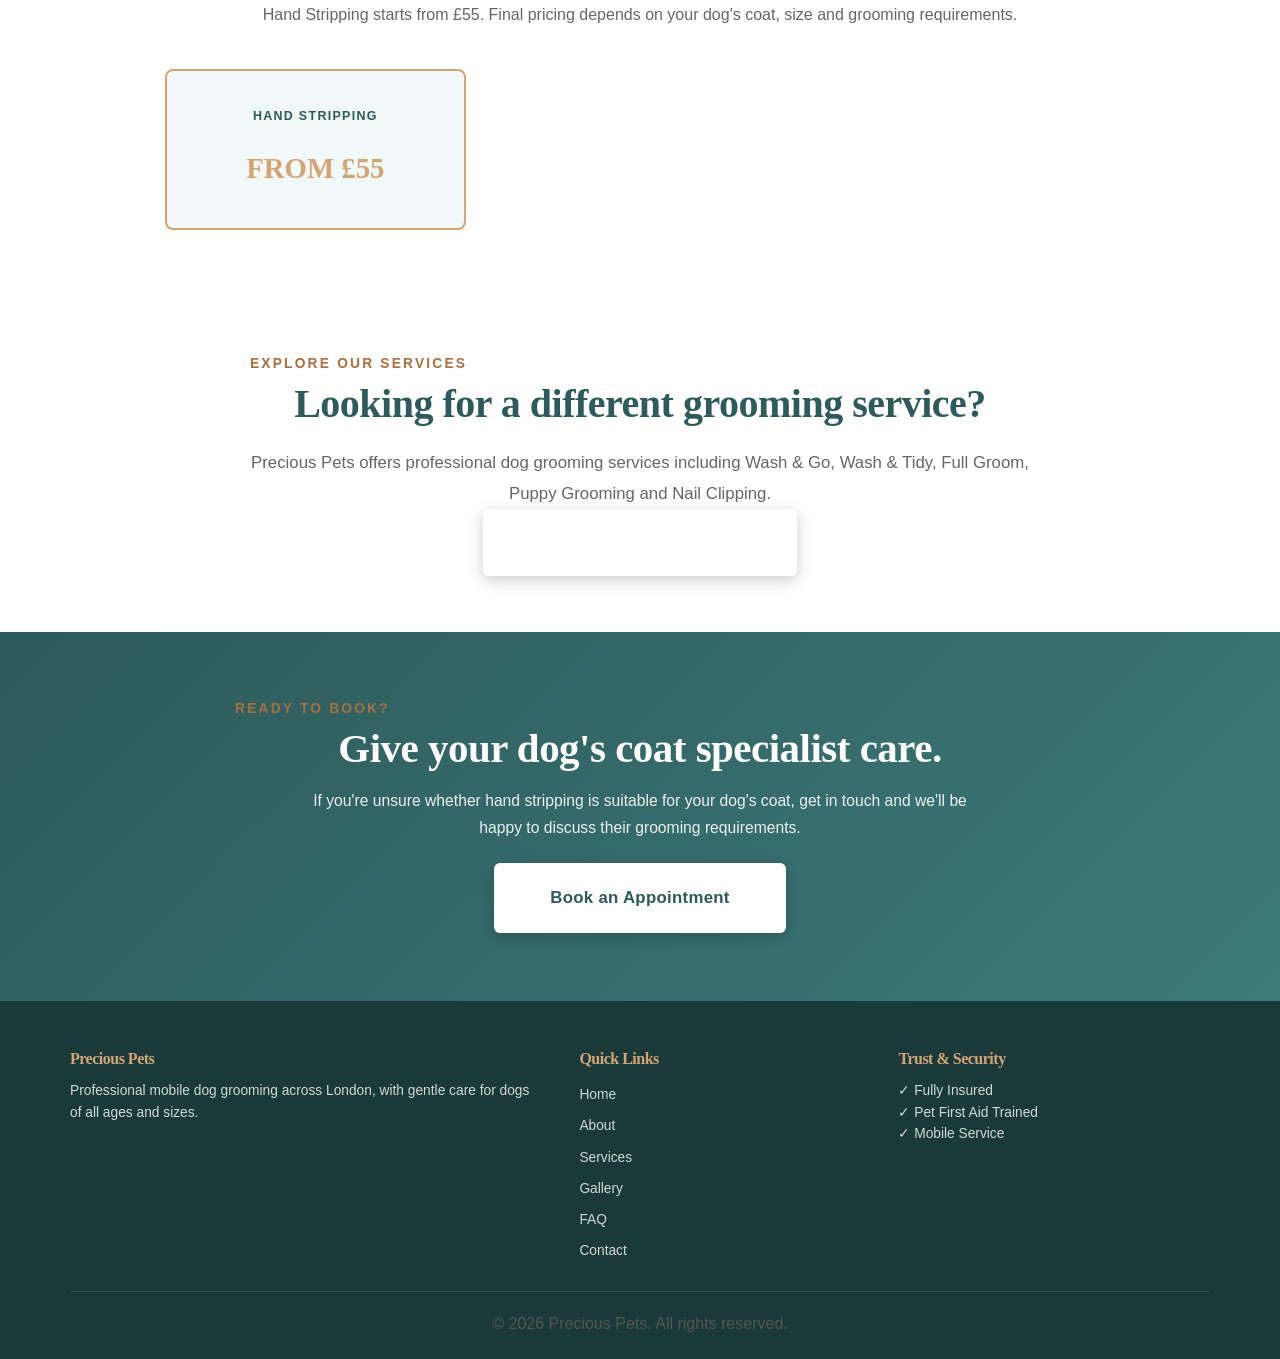
<file: hand-stripping.html>
<!DOCTYPE html>
<html lang="en">

<head>

  <meta charset="UTF-8">

  <meta
    name="viewport"
    content="width=device-width, initial-scale=1.0"
  >

  <title>Hand Stripping Dog Grooming in London | Precious Pets</title>

  <meta
    name="description"
    content="Professional hand stripping dog grooming in London by Precious Pets. Specialist coat care for suitable wire-haired dogs, helping maintain their natural texture and appearance."
  >

  <meta
    name="robots"
    content="index, follow"
  >

  <meta
    name="author"
    content="Precious Pets Grooming Spa"
  >

  <link
    rel="canonical"
    href="https://preciouspetsgrooming.co.uk/hand-stripping.html"
  >


  <!-- Open Graph -->

  <meta
    property="og:title"
    content="Hand Stripping Dog Grooming in London | Precious Pets"
  >

  <meta
    property="og:description"
    content="Specialist hand stripping dog grooming in London for suitable wire-haired coats, helping preserve natural texture and appearance."
  >

  <meta
    property="og:type"
    content="website"
  >

  <meta
    property="og:url"
    content="https://preciouspetsgrooming.co.uk/hand-stripping.html"
  >

  <meta
    property="og:site_name"
    content="Precious Pets Grooming Spa"
  >


  <!-- Stylesheet -->

  <link
    rel="stylesheet"
    href="styles.css"
  >


  <!-- Service Structured Data -->

  <script type="application/ld+json">
  {
    "@context": "https://schema.org",
    "@type": "Service",
    "name": "Hand Stripping Dog Grooming",
    "description": "Specialist hand stripping dog grooming for suitable wire-haired and certain double-coated breeds, helping maintain the coat's natural texture and appearance.",
    "provider": {
      "@type": "LocalBusiness",
      "name": "Precious Pets Grooming Spa",
      "url": "https://preciouspetsgrooming.co.uk/"
    },
    "areaServed": {
      "@type": "City",
      "name": "London"
    },
    "serviceType": "Dog Grooming",
    "offers": {
      "@type": "Offer",
      "priceCurrency": "GBP",
      "price": "55",
      "name": "Hand Stripping Dog Grooming"
    }
  }
  </script>


  <!-- Breadcrumb Structured Data -->

  <script type="application/ld+json">
  {
    "@context": "https://schema.org",
    "@type": "BreadcrumbList",
    "itemListElement": [
      {
        "@type": "ListItem",
        "position": 1,
        "name": "Home",
        "item": "https://preciouspetsgrooming.co.uk/"
      },
      {
        "@type": "ListItem",
        "position": 2,
        "name": "Dog Grooming Services",
        "item": "https://preciouspetsgrooming.co.uk/#services"
      },
      {
        "@type": "ListItem",
        "position": 3,
        "name": "Hand Stripping",
        "item": "https://preciouspetsgrooming.co.uk/hand-stripping.html"
      }
    ]
  }
  </script>

</head>


<body>


<!-- ===========================
     NAVIGATION
=========================== -->

<nav class="navbar">

  <div class="container">

    <div class="logo">
      Precious Pets
    </div>


    <button
      class="hamburger"
      id="hamburger"
      aria-label="Open navigation menu"
      aria-controls="navLinks"
      aria-expanded="false"
    >

      <span></span>
      <span></span>
      <span></span>

    </button>


    <ul
      class="nav-links"
      id="navLinks"
    >

      <li>
        <a href="index.html">
          Home
        </a>
      </li>

      <li>
        <a href="index.html#about">
          About
        </a>
      </li>

      <li>
        <a href="index.html#services">
          Services
        </a>
      </li>

      <li>
        <a href="index.html#gallery">
          Gallery
        </a>
      </li>

      <li>
        <a href="index.html#faq">
          FAQ
        </a>
      </li>

      <li>
        <a href="index.html#contact">
          Contact
        </a>
      </li>

      <li>
        <a
          href="index.html#contact"
          class="cta-link"
        >
          Book Now
        </a>
      </li>

    </ul>

  </div>

</nav>


<!-- ===========================
     BREADCRUMB
=========================== -->

<div class="container">

  <nav
    aria-label="Breadcrumb"
    style="padding: 20px 0 0;"
  >

    <a href="index.html">
      Home
    </a>

    <span aria-hidden="true">
      &nbsp;›&nbsp;
    </span>

    <a href="index.html#services">
      Dog Grooming Services
    </a>

    <span aria-hidden="true">
      &nbsp;›&nbsp;
    </span>

    <span aria-current="page">
      Hand Stripping
    </span>

  </nav>

</div>


<!-- ===========================
     SERVICE HERO
=========================== -->

<section class="service-page-hero">

  <div class="container service-hero-grid">


    <div class="service-hero-content">

      <p class="service-eyebrow">
        PRECIOUS PETS GROOMING SPA
      </p>


      <h1>
        Hand Stripping Dog Grooming in London
      </h1>


      <h2>
        Specialist coat care that helps preserve your dog's natural texture.
      </h2>


      <p>
        Hand stripping is a specialist grooming technique for suitable
        wire-haired and certain double-coated breeds. Mature outer coat is
        carefully removed by hand to help maintain the natural texture,
        colour and appearance of the coat.
      </p>


      <a
        href="index.html#contact"
        class="btn btn-primary"
      >
        Book an Appointment
      </a>

    </div>


    <div class="service-hero-image">

      <img
        src="hand stripping.png"
        alt="Professional hand stripping dog grooming service at Precious Pets Grooming Spa in London"
        loading="eager"
      >

    </div>

  </div>

</section>


<!-- ===========================
     SERVICE INTRODUCTION
=========================== -->

<section class="service-introduction">

  <div class="container service-narrow">

    <p class="service-eyebrow">
      SPECIALIST COAT CARE
    </p>


    <h2>
      Maintaining the natural character of a hand-stripped coat.
    </h2>


    <p>
      Hand stripping is different from simply clipping a dog's coat.
      The technique involves carefully removing mature outer hairs by hand
      to help maintain the coat's natural texture and appearance.
    </p>


    <p>
      Before the service begins, we assess your dog's coat condition,
      texture and grooming requirements to determine whether hand stripping
      is suitable and how the coat should be approached.
    </p>

  </div>

</section>


<!-- ===========================
     WHAT'S INCLUDED
=========================== -->

<section class="service-details">

  <div class="container">


    <div class="service-section-heading">

      <p class="service-eyebrow">
        WHAT'S INCLUDED
      </p>


      <h2>
        Careful, specialist coat preparation
      </h2>


      <p>
        Each hand stripping appointment is tailored to your dog's coat
        condition, breed characteristics and individual grooming needs.
      </p>

    </div>


    <div class="service-included-grid">


      <div class="service-included-card">

        <span class="service-number">
          01
        </span>

        <h3>
          Coat Assessment
        </h3>

        <p>
          We assess the coat condition, texture and growth before deciding
          on the most suitable approach for your dog.
        </p>

      </div>


      <div class="service-included-card">

        <span class="service-number">
          02
        </span>

        <h3>
          Coat Preparation
        </h3>

        <p>
          The coat is carefully prepared before the hand stripping process
          begins.
        </p>

      </div>


      <div class="service-included-card">

        <span class="service-number">
          03
        </span>

        <h3>
          Hand Stripping
        </h3>

        <p>
          Mature outer hairs are carefully removed by hand to help preserve
          the coat's natural texture and appearance.
        </p>

      </div>


      <div class="service-included-card">

        <span class="service-number">
          04
        </span>

        <h3>
          Shape &amp; Balance
        </h3>

        <p>
          The coat is carefully shaped and balanced to create a neat,
          natural-looking finish appropriate for your dog.
        </p>

      </div>


      <div class="service-included-card">

        <span class="service-number">
          05
        </span>

        <h3>
          Face &amp; Paw Tidy
        </h3>

        <p>
          Suitable tidying around the face and paws helps complete the
          groom while maintaining a natural appearance.
        </p>

      </div>


      <div class="service-included-card">

        <span class="service-number">
          06
        </span>

        <h3>
          Hygiene Care
        </h3>

        <p>
          Appropriate hygiene care is carried out where needed to keep
          your dog clean, comfortable and well maintained.
        </p>

      </div>


      <div class="service-included-card">

        <span class="service-number">
          07
        </span>

        <h3>
          Final Coat Check
        </h3>

        <p>
          The finished coat is checked carefully to ensure the overall
          shape and texture are neat and balanced.
        </p>

      </div>


      <div class="service-included-card">

        <span class="service-number">
          08
        </span>

        <h3>
          Finishing Touches
        </h3>

        <p>
          Careful finishing touches complete the groom and leave your dog
          looking neat, natural and professionally groomed.
        </p>

      </div>

    </div>

  </div>

</section>


<!-- ===========================
     IS THIS SERVICE RIGHT FOR MY DOG?
=========================== -->

<section class="service-suitability">

  <div class="container service-two-column">


    <div class="service-suitability-content">

      <p class="service-eyebrow">
        IS THIS SERVICE RIGHT FOR MY DOG?
      </p>


      <h2>
        Hand Stripping could be a great fit if your dog...
      </h2>


      <ul class="service-check-list">

        <li>
          Has a wire-haired or otherwise suitable coat for hand stripping.
        </li>

        <li>
          Needs specialist coat maintenance rather than routine clipping.
        </li>

        <li>
          You want to help preserve the natural texture of their coat.
        </li>

        <li>
          Needs regular professional coat management.
        </li>

      </ul>

    </div>


    <div class="service-highlight-box">

      <span class="highlight-icon">
        ✦
      </span>


      <h3>
        A specialist grooming technique
      </h3>


      <p>
        Hand stripping isn't suitable for every dog. We'll assess your
        dog's coat and discuss their grooming needs to determine whether
        this technique is appropriate before we begin.
      </p>

    </div>

  </div>

</section>


<!-- ===========================
     THE RESULT
=========================== -->

<section class="service-result">

  <div class="container service-result-inner">

    <p class="service-eyebrow">
      THE RESULT
    </p>


    <h2>
      A natural-looking, well-maintained coat.
    </h2>


    <p>
      A professionally hand-stripped coat can retain its characteristic
      texture and natural appearance while giving your dog a neat,
      well-maintained finish tailored to their individual coat.
    </p>

  </div>

</section>


<!-- ===========================
     PRICING
=========================== -->

<section class="service-pricing">

  <div class="container">


    <div class="service-section-heading">

      <p class="service-eyebrow">
        PRICES
      </p>


      <h2>
        Hand Stripping pricing
      </h2>


      <p>
        Hand Stripping starts from £55. Final pricing depends on your
        dog's coat, size and grooming requirements.
      </p>

    </div>


    <div class="pricing-grid">


      <div class="pricing-card featured">

        <span class="pricing-size">
          HAND STRIPPING
        </span>


        <strong>
          FROM £55
        </strong>

      </div>

    </div>

  </div>

</section>


<!-- ===========================
     EXPLORE OTHER SERVICES
=========================== -->

<section class="service-introduction">

  <div class="container service-narrow">

    <p class="service-eyebrow">
      EXPLORE OUR SERVICES
    </p>


    <h2>
      Looking for a different grooming service?
    </h2>


    <p>
      Precious Pets offers professional dog grooming services including
      Wash &amp; Go, Wash &amp; Tidy, Full Groom, Puppy Grooming and
      Nail Clipping.
    </p>


    <a
      href="index.html#services"
      class="btn btn-secondary"
    >
      View All Grooming Services
    </a>

  </div>

</section>


<!-- ===========================
     FINAL CTA
=========================== -->

<section class="service-cta">

  <div class="container">


    <p class="service-eyebrow">
      READY TO BOOK?
    </p>


    <h2>
      Give your dog's coat specialist care.
    </h2>


    <p>
      If you're unsure whether hand stripping is suitable for your dog's
      coat, get in touch and we'll be happy to discuss their grooming
      requirements.
    </p>


    <a
      href="index.html#contact"
      class="btn btn-primary btn-large"
    >
      Book an Appointment
    </a>

  </div>

</section>


<!-- ===========================
     FOOTER
=========================== -->

<footer>

  <div class="container">

    <div class="footer-content">


      <div class="footer-section">

        <h4>
          Precious Pets
        </h4>


        <p>
          Professional mobile dog grooming across London, with gentle
          care for dogs of all ages and sizes.
        </p>

      </div>


      <div class="footer-section">

        <h4>
          Quick Links
        </h4>


        <ul>

          <li>
            <a href="index.html">
              Home
            </a>
          </li>

          <li>
            <a href="index.html#about">
              About
            </a>
          </li>

          <li>
            <a href="index.html#services">
              Services
            </a>
          </li>

          <li>
            <a href="index.html#gallery">
              Gallery
            </a>
          </li>

          <li>
            <a href="index.html#faq">
              FAQ
            </a>
          </li>

          <li>
            <a href="index.html#contact">
              Contact
            </a>
          </li>

        </ul>

      </div>


      <div class="footer-section">

        <h4>
          Trust &amp; Security
        </h4>


        <p>
          ✓ Fully Insured<br>
          ✓ Pet First Aid Trained<br>
          ✓ Mobile Service
        </p>

      </div>

    </div>


    <div class="footer-bottom">

      <p>
        &copy; 2026 Precious Pets. All rights reserved.
      </p>

    </div>

  </div>

</footer>


<!-- ===========================
     JAVASCRIPT
=========================== -->

<script>

  // Hamburger Menu

  const hamburger = document.getElementById('hamburger');
  const navLinks = document.getElementById('navLinks');


  hamburger.addEventListener('click', () => {

    const isActive = hamburger.classList.toggle('active');

    navLinks.classList.toggle('active');


    hamburger.setAttribute(
      'aria-expanded',
      isActive ? 'true' : 'false'
    );


    hamburger.setAttribute(
      'aria-label',
      isActive
        ? 'Close navigation menu'
        : 'Open navigation menu'
    );

  });


  // Close mobile navigation after selecting a link

  document.querySelectorAll('.nav-links a').forEach(link => {

    link.addEventListener('click', () => {

      hamburger.classList.remove('active');

      navLinks.classList.remove('active');


      hamburger.setAttribute(
        'aria-expanded',
        'false'
      );


      hamburger.setAttribute(
        'aria-label',
        'Open navigation menu'
      );

    });

  });

</script>


</body>
</html>
</file>
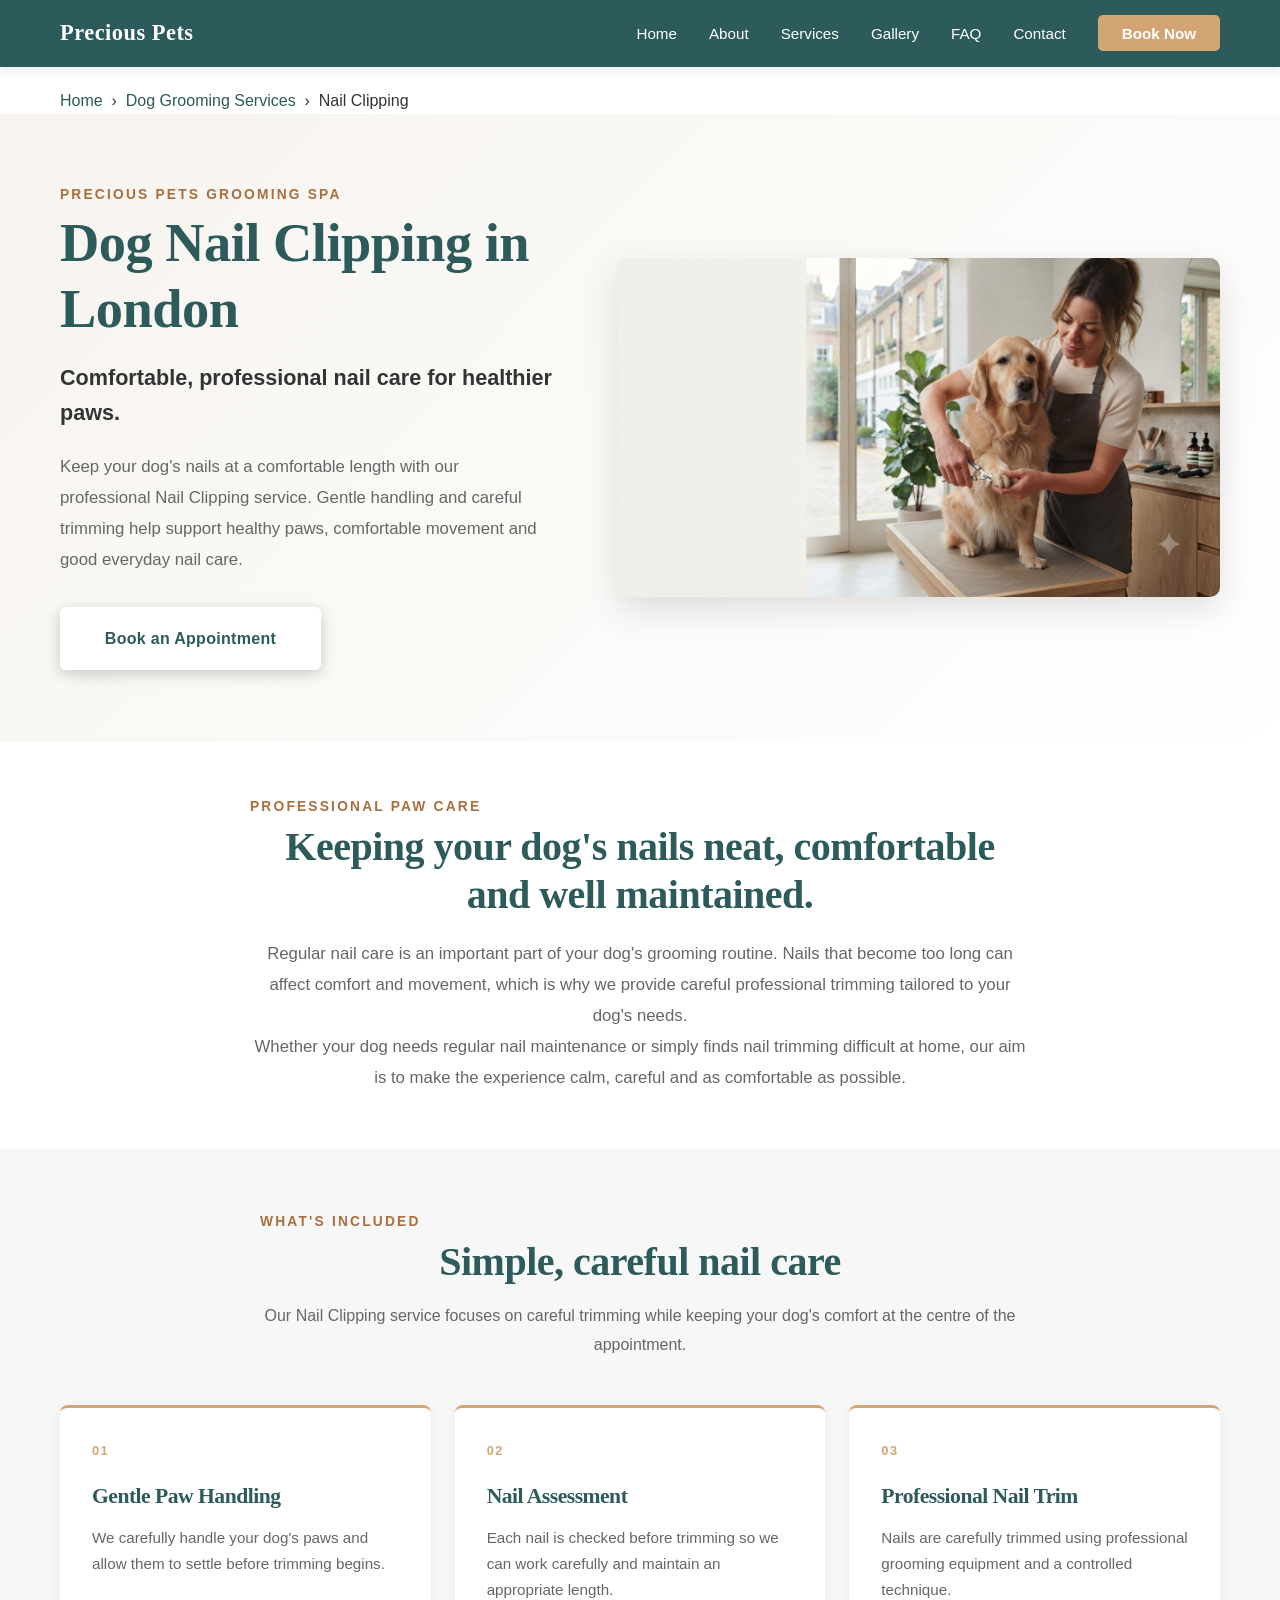
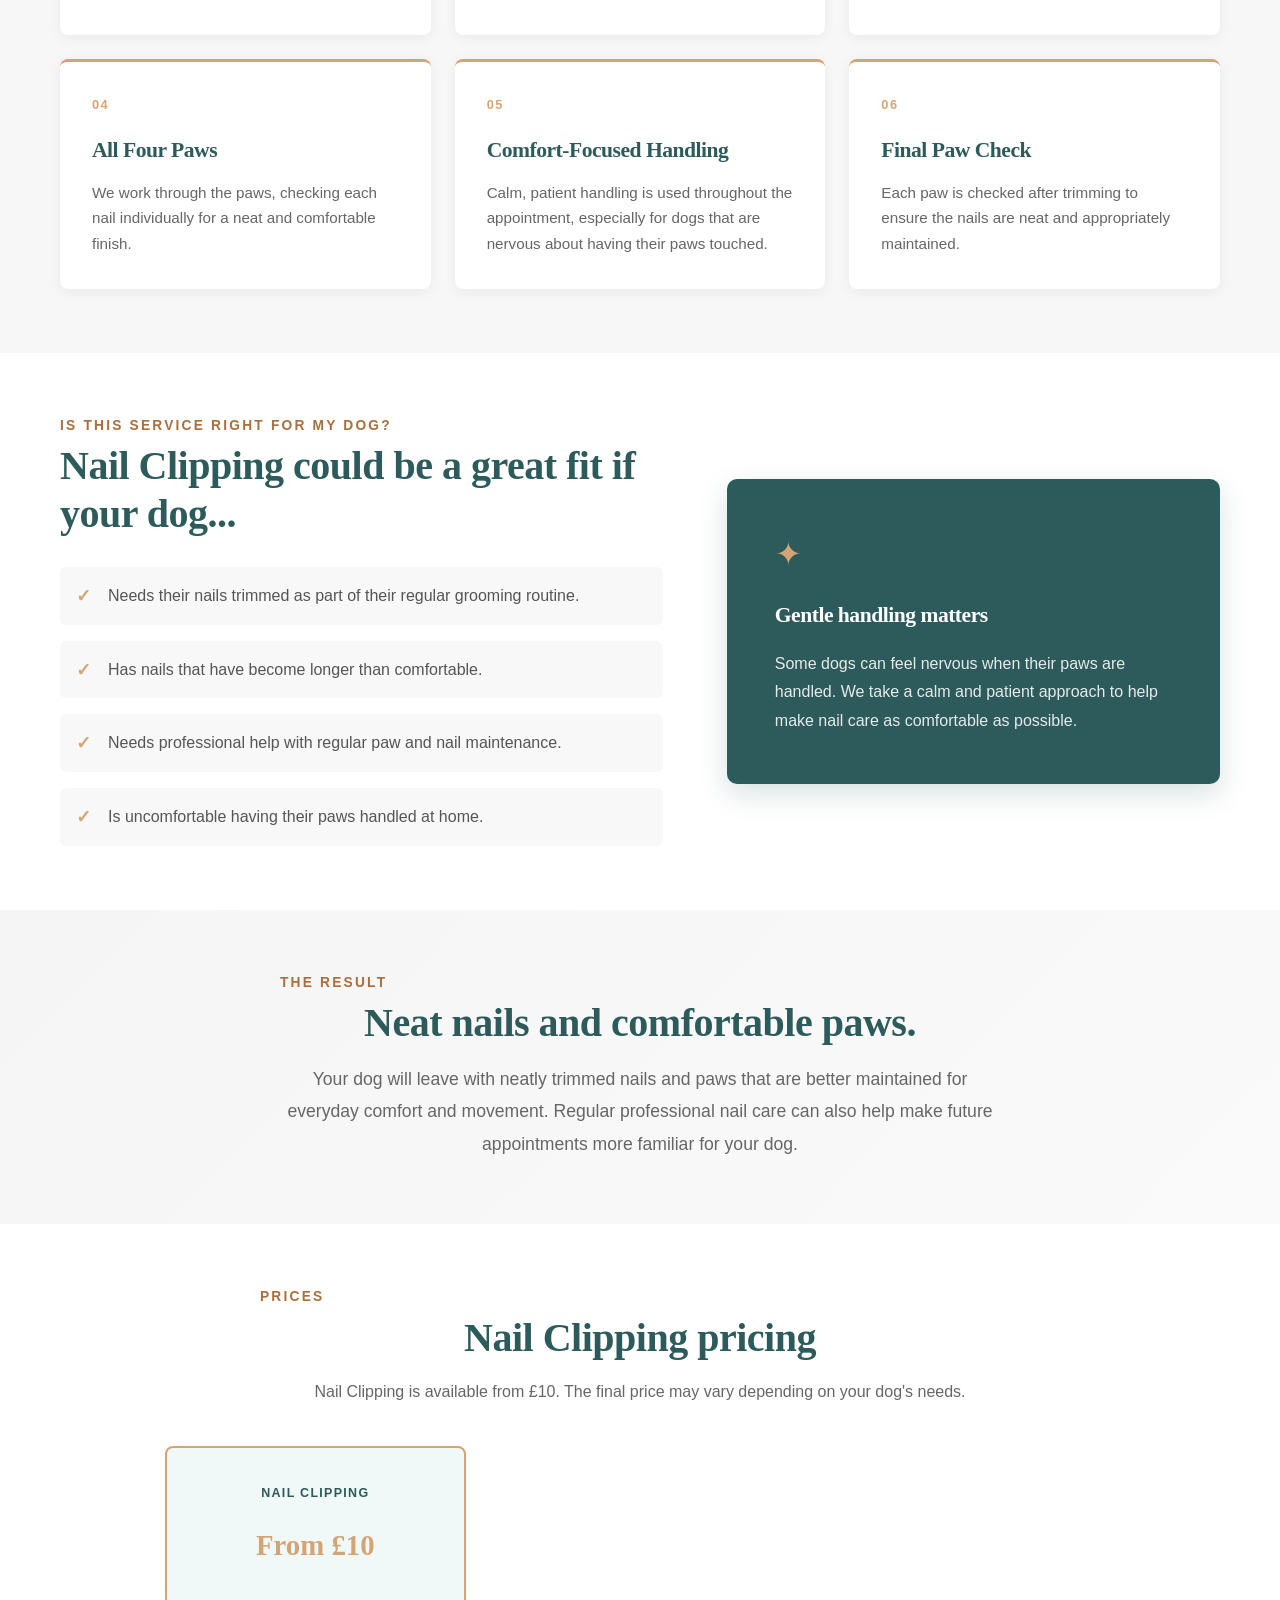
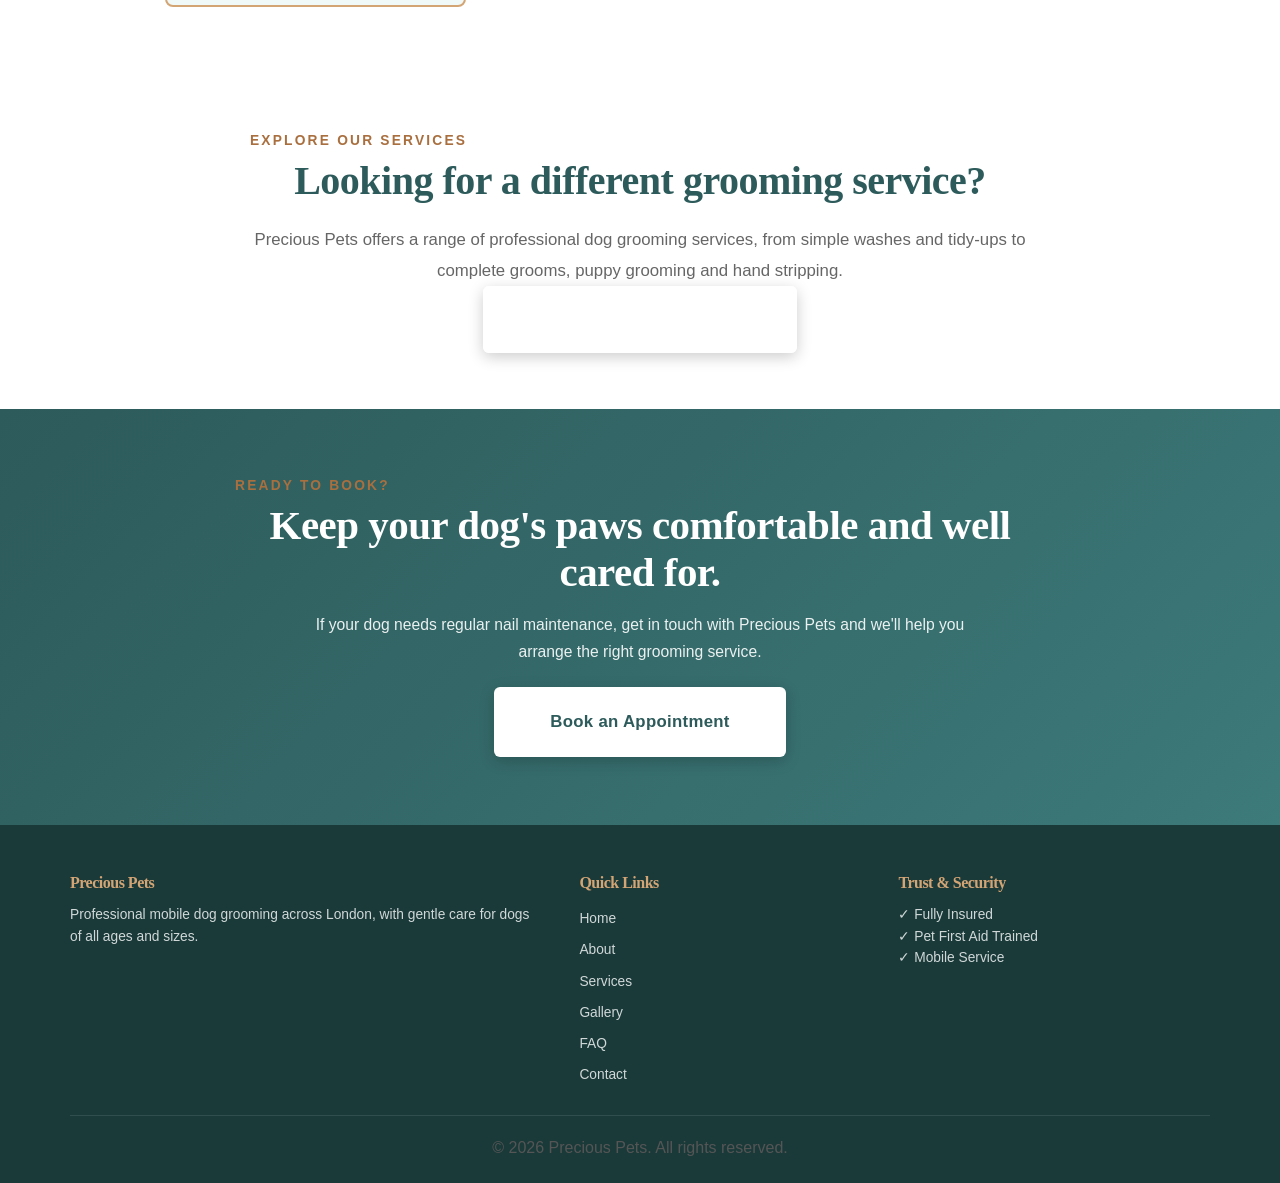
<file: nail-clipping.html>
<!DOCTYPE html>
<html lang="en">

<head>

  <meta charset="UTF-8">

  <meta
    name="viewport"
    content="width=device-width, initial-scale=1.0"
  >

  <title>Nail Clipping for Dogs in London | Precious Pets</title>

  <meta
    name="description"
    content="Professional dog nail clipping in London by Precious Pets. Gentle, careful nail trimming to help keep your dog's paws comfortable and well maintained."
  >

  <meta
    name="robots"
    content="index, follow"
  >

  <meta
    name="author"
    content="Precious Pets Grooming Spa"
  >

  <link
    rel="canonical"
    href="https://preciouspetsgrooming.co.uk/nail-clipping.html"
  >

  <!-- Open Graph -->

  <meta
    property="og:title"
    content="Nail Clipping for Dogs in London | Precious Pets"
  >

  <meta
    property="og:description"
    content="Professional dog nail clipping in London with gentle, careful handling to help keep your dog's paws comfortable and well maintained."
  >

  <meta
    property="og:type"
    content="website"
  >

  <meta
    property="og:url"
    content="https://preciouspetsgrooming.co.uk/nail-clipping.html"
  >

  <meta
    property="og:site_name"
    content="Precious Pets Grooming Spa"
  >

  <link
    rel="stylesheet"
    href="styles.css"
  >


  <!-- Service Structured Data -->

  <script type="application/ld+json">
  {
    "@context": "https://schema.org",
    "@type": "Service",
    "name": "Dog Nail Clipping",
    "description": "Professional dog nail clipping with gentle, careful handling to help keep dogs' nails comfortable and well maintained.",
    "provider": {
      "@type": "LocalBusiness",
      "name": "Precious Pets Grooming Spa",
      "url": "https://preciouspetsgrooming.co.uk/"
    },
    "areaServed": {
      "@type": "City",
      "name": "London"
    },
    "serviceType": "Dog Nail Clipping",
    "offers": {
      "@type": "Offer",
      "priceCurrency": "GBP",
      "price": "10",
      "priceSpecification": {
        "@type": "PriceSpecification",
        "priceCurrency": "GBP",
        "price": "10",
        "description": "Starting price for dog nail clipping"
      }
    }
  }
  </script>


  <!-- Breadcrumb Structured Data -->

  <script type="application/ld+json">
  {
    "@context": "https://schema.org",
    "@type": "BreadcrumbList",
    "itemListElement": [
      {
        "@type": "ListItem",
        "position": 1,
        "name": "Home",
        "item": "https://preciouspetsgrooming.co.uk/"
      },
      {
        "@type": "ListItem",
        "position": 2,
        "name": "Dog Grooming Services",
        "item": "https://preciouspetsgrooming.co.uk/#services"
      },
      {
        "@type": "ListItem",
        "position": 3,
        "name": "Nail Clipping",
        "item": "https://preciouspetsgrooming.co.uk/nail-clipping.html"
      }
    ]
  }
  </script>

</head>


<body>


<!-- ===========================
     NAVIGATION
=========================== -->

<nav class="navbar">

  <div class="container">

    <div class="logo">
      Precious Pets
    </div>


    <button
      class="hamburger"
      id="hamburger"
      aria-label="Open navigation menu"
      aria-controls="navLinks"
      aria-expanded="false"
    >

      <span></span>
      <span></span>
      <span></span>

    </button>


    <ul
      class="nav-links"
      id="navLinks"
    >

      <li>
        <a href="index.html">
          Home
        </a>
      </li>

      <li>
        <a href="index.html#about">
          About
        </a>
      </li>

      <li>
        <a href="index.html#services">
          Services
        </a>
      </li>

      <li>
        <a href="index.html#gallery">
          Gallery
        </a>
      </li>

      <li>
        <a href="index.html#faq">
          FAQ
        </a>
      </li>

      <li>
        <a href="index.html#contact">
          Contact
        </a>
      </li>

      <li>
        <a
          href="index.html#contact"
          class="cta-link"
        >
          Book Now
        </a>
      </li>

    </ul>

  </div>

</nav>


<!-- ===========================
     BREADCRUMB
=========================== -->

<div class="container">

  <nav
    aria-label="Breadcrumb"
    style="padding: 20px 0 0;"
  >

    <a href="index.html">
      Home
    </a>

    <span aria-hidden="true">
      &nbsp;›&nbsp;
    </span>

    <a href="index.html#services">
      Dog Grooming Services
    </a>

    <span aria-hidden="true">
      &nbsp;›&nbsp;
    </span>

    <span aria-current="page">
      Nail Clipping
    </span>

  </nav>

</div>


<!-- ===========================
     SERVICE HERO
=========================== -->

<section class="service-page-hero">

  <div class="container service-hero-grid">

    <div class="service-hero-content">

      <p class="service-eyebrow">
        PRECIOUS PETS GROOMING SPA
      </p>


      <h1>
        Dog Nail Clipping in London
      </h1>


      <h2>
        Comfortable, professional nail care for healthier paws.
      </h2>


      <p>
        Keep your dog's nails at a comfortable length with our professional
        Nail Clipping service. Gentle handling and careful trimming help support
        healthy paws, comfortable movement and good everyday nail care.
      </p>


      <a
        href="index.html#contact"
        class="btn btn-primary"
      >
        Book an Appointment
      </a>

    </div>


    <div class="service-hero-image">

      <img
        src="nail clipping.png"
        alt="Professional dog nail clipping at Precious Pets Grooming Spa in London"
        loading="eager"
      >

    </div>

  </div>

</section>


<!-- ===========================
     SERVICE INTRO
=========================== -->

<section class="service-introduction">

  <div class="container service-narrow">

    <p class="service-eyebrow">
      PROFESSIONAL PAW CARE
    </p>


    <h2>
      Keeping your dog's nails neat, comfortable and well maintained.
    </h2>


    <p>
      Regular nail care is an important part of your dog's grooming routine.
      Nails that become too long can affect comfort and movement, which is why
      we provide careful professional trimming tailored to your dog's needs.
    </p>


    <p>
      Whether your dog needs regular nail maintenance or simply finds nail
      trimming difficult at home, our aim is to make the experience calm,
      careful and as comfortable as possible.
    </p>

  </div>

</section>


<!-- ===========================
     WHAT'S INCLUDED
=========================== -->

<section class="service-details">

  <div class="container">


    <div class="service-section-heading">

      <p class="service-eyebrow">
        WHAT'S INCLUDED
      </p>


      <h2>
        Simple, careful nail care
      </h2>


      <p>
        Our Nail Clipping service focuses on careful trimming while keeping
        your dog's comfort at the centre of the appointment.
      </p>

    </div>


    <div class="service-included-grid">


      <div class="service-included-card">

        <span class="service-number">
          01
        </span>

        <h3>
          Gentle Paw Handling
        </h3>

        <p>
          We carefully handle your dog's paws and allow them to settle before
          trimming begins.
        </p>

      </div>


      <div class="service-included-card">

        <span class="service-number">
          02
        </span>

        <h3>
          Nail Assessment
        </h3>

        <p>
          Each nail is checked before trimming so we can work carefully and
          maintain an appropriate length.
        </p>

      </div>


      <div class="service-included-card">

        <span class="service-number">
          03
        </span>

        <h3>
          Professional Nail Trim
        </h3>

        <p>
          Nails are carefully trimmed using professional grooming equipment
          and a controlled technique.
        </p>

      </div>


      <div class="service-included-card">

        <span class="service-number">
          04
        </span>

        <h3>
          All Four Paws
        </h3>

        <p>
          We work through the paws, checking each nail individually for a
          neat and comfortable finish.
        </p>

      </div>


      <div class="service-included-card">

        <span class="service-number">
          05
        </span>

        <h3>
          Comfort-Focused Handling
        </h3>

        <p>
          Calm, patient handling is used throughout the appointment,
          especially for dogs that are nervous about having their paws touched.
        </p>

      </div>


      <div class="service-included-card">

        <span class="service-number">
          06
        </span>

        <h3>
          Final Paw Check
        </h3>

        <p>
          Each paw is checked after trimming to ensure the nails are neat and
          appropriately maintained.
        </p>

      </div>

    </div>

  </div>

</section>


<!-- ===========================
     IS THIS SERVICE RIGHT FOR MY DOG?
=========================== -->

<section class="service-suitability">

  <div class="container service-two-column">


    <div class="service-suitability-content">

      <p class="service-eyebrow">
        IS THIS SERVICE RIGHT FOR MY DOG?
      </p>


      <h2>
        Nail Clipping could be a great fit if your dog...
      </h2>


      <ul class="service-check-list">

        <li>
          Needs their nails trimmed as part of their regular grooming routine.
        </li>

        <li>
          Has nails that have become longer than comfortable.
        </li>

        <li>
          Needs professional help with regular paw and nail maintenance.
        </li>

        <li>
          Is uncomfortable having their paws handled at home.
        </li>

      </ul>

    </div>


    <div class="service-highlight-box">

      <span class="highlight-icon">
        ✦
      </span>


      <h3>
        Gentle handling matters
      </h3>


      <p>
        Some dogs can feel nervous when their paws are handled. We take a calm
        and patient approach to help make nail care as comfortable as possible.
      </p>

    </div>

  </div>

</section>


<!-- ===========================
     THE RESULT
=========================== -->

<section class="service-result">

  <div class="container service-result-inner">

    <p class="service-eyebrow">
      THE RESULT
    </p>


    <h2>
      Neat nails and comfortable paws.
    </h2>


    <p>
      Your dog will leave with neatly trimmed nails and paws that are better
      maintained for everyday comfort and movement. Regular professional nail
      care can also help make future appointments more familiar for your dog.
    </p>

  </div>

</section>


<!-- ===========================
     PRICING
=========================== -->

<section class="service-pricing">

  <div class="container">


    <div class="service-section-heading">

      <p class="service-eyebrow">
        PRICES
      </p>


      <h2>
        Nail Clipping pricing
      </h2>


      <p>
        Nail Clipping is available from £10. The final price may vary depending
        on your dog's needs.
      </p>

    </div>


    <div class="pricing-grid">


      <div class="pricing-card featured">

        <span class="pricing-size">
          NAIL CLIPPING
        </span>


        <strong>
          From £10
        </strong>

      </div>

    </div>

  </div>

</section>


<!-- ===========================
     EXPLORE OTHER SERVICES
=========================== -->

<section class="service-introduction">

  <div class="container service-narrow">

    <p class="service-eyebrow">
      EXPLORE OUR SERVICES
    </p>


    <h2>
      Looking for a different grooming service?
    </h2>


    <p>
      Precious Pets offers a range of professional dog grooming services,
      from simple washes and tidy-ups to complete grooms, puppy grooming and
      hand stripping.
    </p>


    <a
      href="index.html#services"
      class="btn btn-secondary"
    >
      View All Grooming Services
    </a>

  </div>

</section>


<!-- ===========================
     FINAL CTA
=========================== -->

<section class="service-cta">

  <div class="container">


    <p class="service-eyebrow">
      READY TO BOOK?
    </p>


    <h2>
      Keep your dog's paws comfortable and well cared for.
    </h2>


    <p>
      If your dog needs regular nail maintenance, get in touch with Precious
      Pets and we'll help you arrange the right grooming service.
    </p>


    <a
      href="index.html#contact"
      class="btn btn-primary btn-large"
    >
      Book an Appointment
    </a>

  </div>

</section>


<!-- ===========================
     FOOTER
=========================== -->

<footer>

  <div class="container">

    <div class="footer-content">


      <div class="footer-section">

        <h4>
          Precious Pets
        </h4>


        <p>
          Professional mobile dog grooming across London, with gentle care
          for dogs of all ages and sizes.
        </p>

      </div>


      <div class="footer-section">

        <h4>
          Quick Links
        </h4>


        <ul>

          <li>
            <a href="index.html">
              Home
            </a>
          </li>

          <li>
            <a href="index.html#about">
              About
            </a>
          </li>

          <li>
            <a href="index.html#services">
              Services
            </a>
          </li>

          <li>
            <a href="index.html#gallery">
              Gallery
            </a>
          </li>

          <li>
            <a href="index.html#faq">
              FAQ
            </a>
          </li>

          <li>
            <a href="index.html#contact">
              Contact
            </a>
          </li>

        </ul>

      </div>


      <div class="footer-section">

        <h4>
          Trust &amp; Security
        </h4>


        <p>
          ✓ Fully Insured<br>
          ✓ Pet First Aid Trained<br>
          ✓ Mobile Service
        </p>

      </div>

    </div>


    <div class="footer-bottom">

      <p>
        &copy; 2026 Precious Pets. All rights reserved.
      </p>

    </div>

  </div>

</footer>


<!-- ===========================
     JAVASCRIPT
=========================== -->

<script>

  // Hamburger Menu

  const hamburger = document.getElementById('hamburger');
  const navLinks = document.getElementById('navLinks');


  hamburger.addEventListener('click', () => {

    const isActive = hamburger.classList.toggle('active');

    navLinks.classList.toggle('active');


    hamburger.setAttribute(
      'aria-expanded',
      isActive ? 'true' : 'false'
    );


    hamburger.setAttribute(
      'aria-label',
      isActive
        ? 'Close navigation menu'
        : 'Open navigation menu'
    );

  });


  // Close mobile navigation after selecting a link

  document.querySelectorAll('.nav-links a').forEach(link => {

    link.addEventListener('click', () => {

      hamburger.classList.remove('active');

      navLinks.classList.remove('active');


      hamburger.setAttribute(
        'aria-expanded',
        'false'
      );


      hamburger.setAttribute(
        'aria-label',
        'Open navigation menu'
      );

    });

  });

</script>


</body>
</html>
</file>
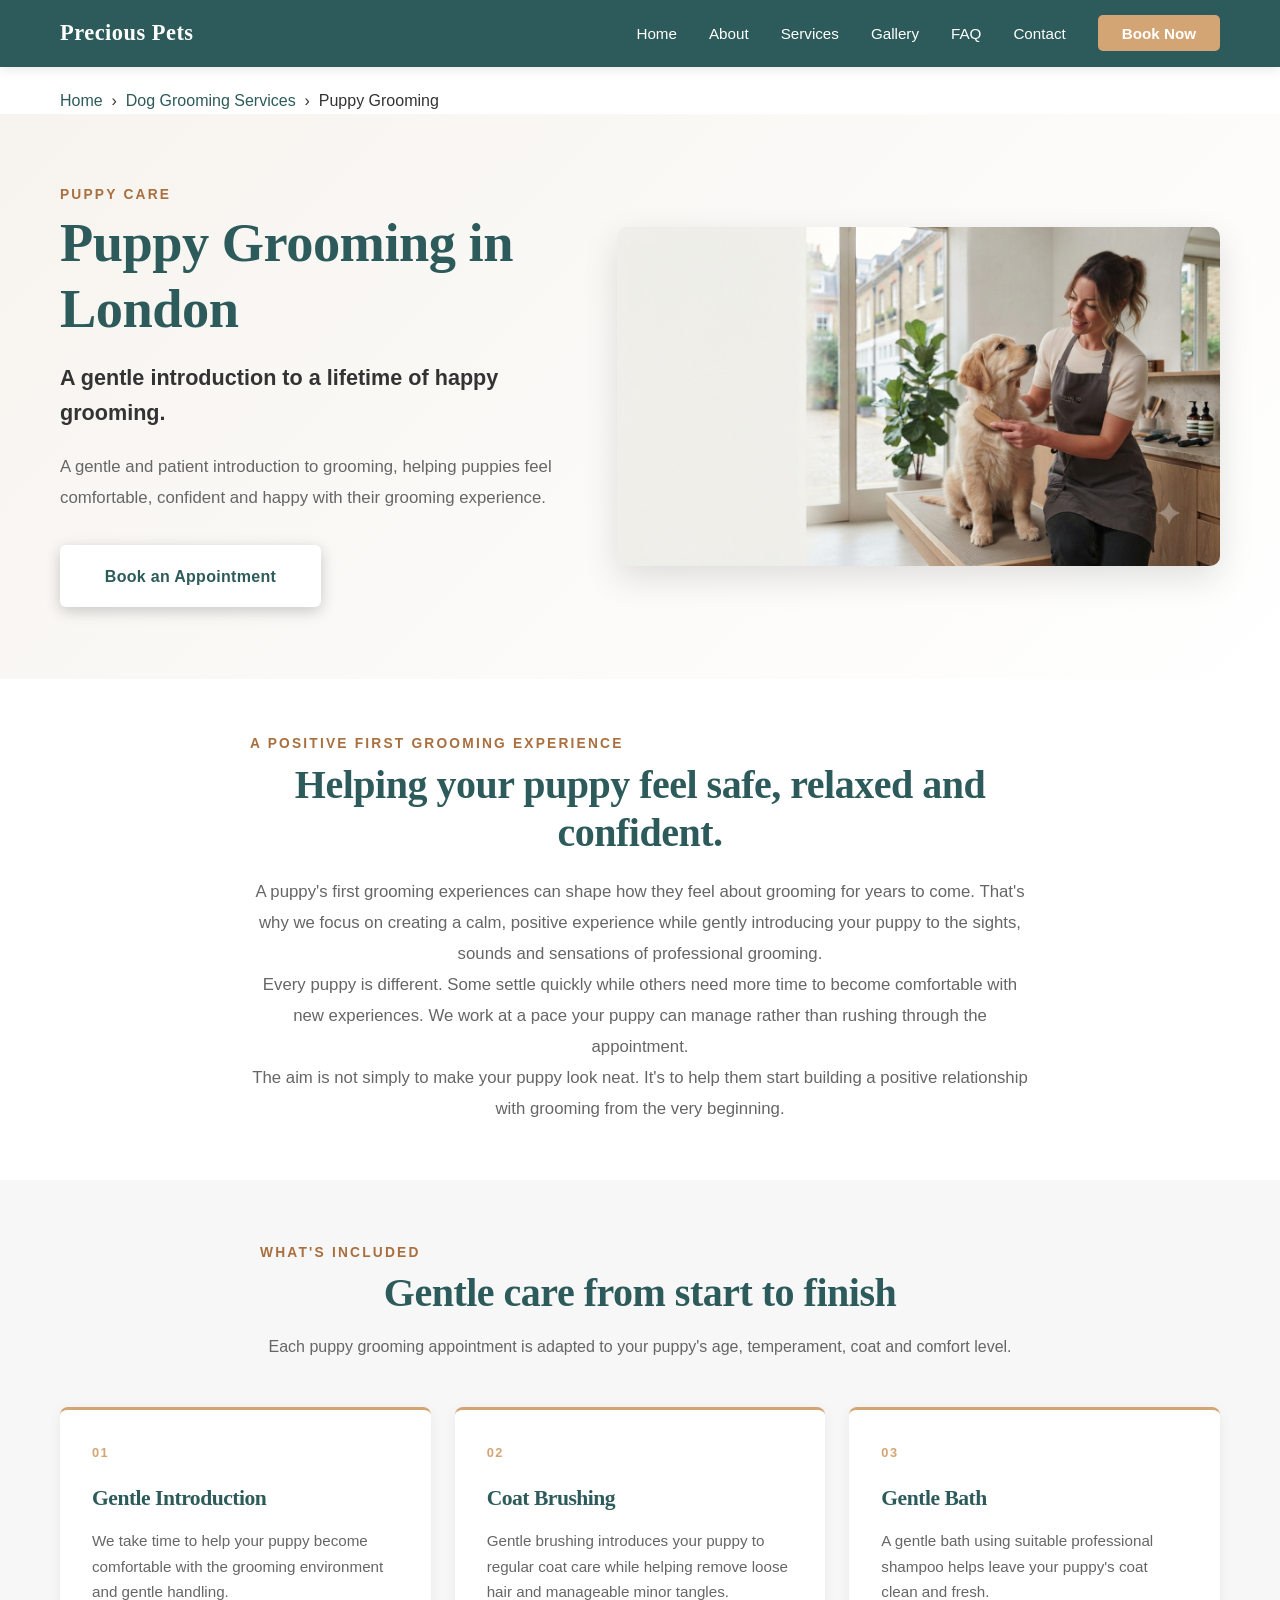
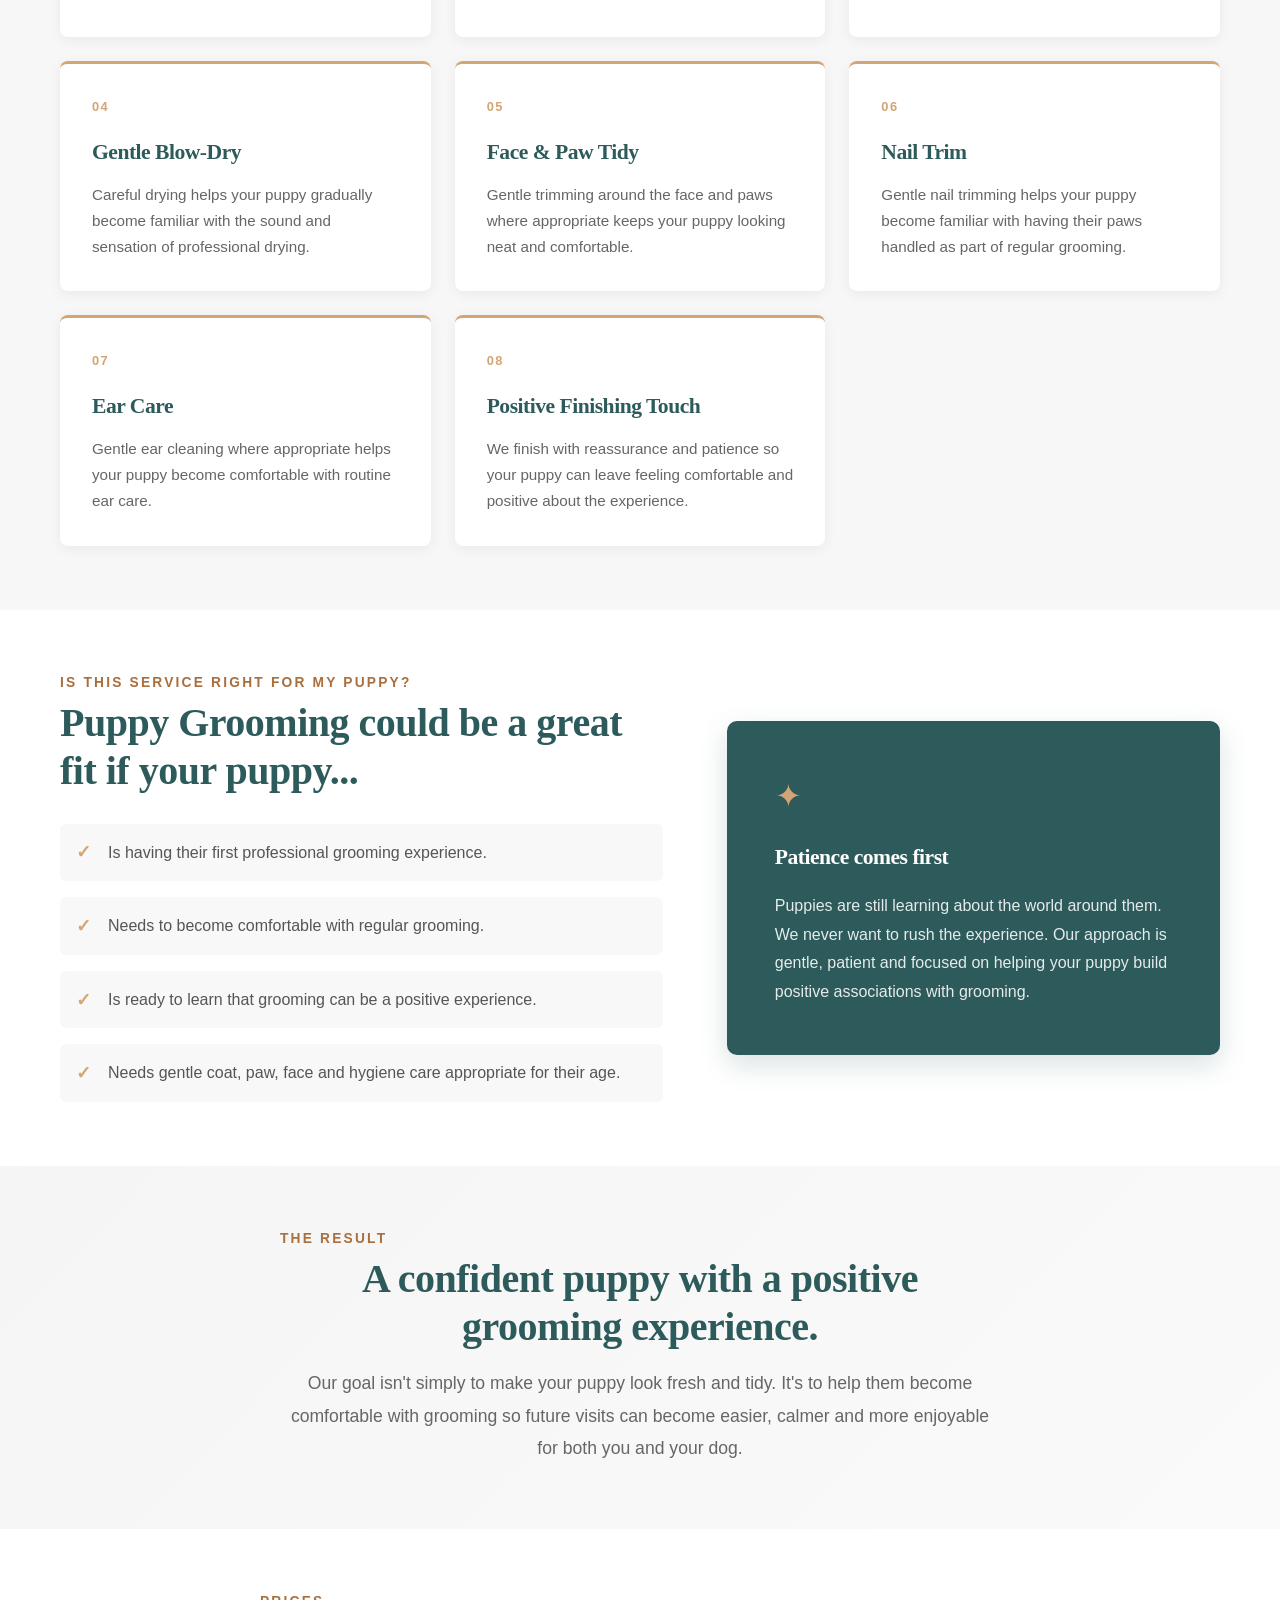
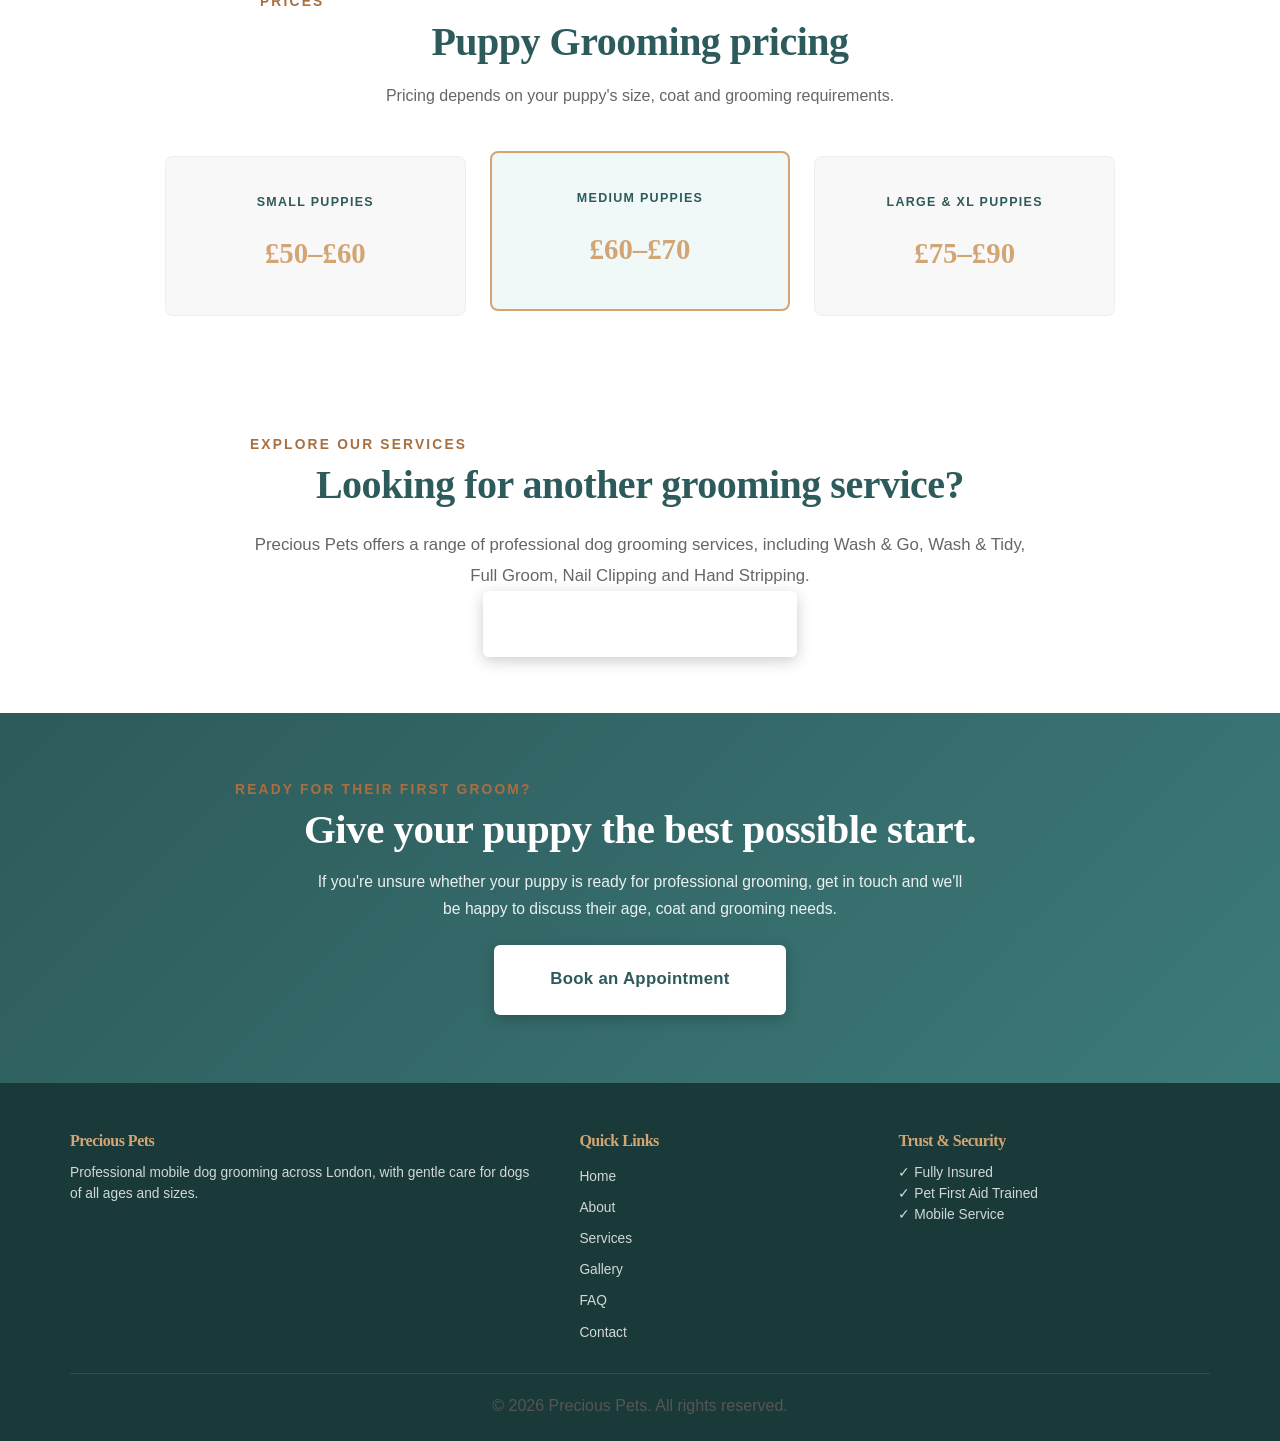
<file: puppy-grooming.html>
<!DOCTYPE html>
<html lang="en">

<head>

  <meta charset="UTF-8">

  <meta
    name="viewport"
    content="width=device-width, initial-scale=1.0"
  >

  <title>
    Puppy Grooming in London | Precious Pets
  </title>

  <meta
    name="description"
    content="Gentle puppy grooming in London by Precious Pets. A calm, patient introduction to professional grooming, helping puppies feel comfortable, confident and happy."
  >

  <meta
    name="robots"
    content="index, follow"
  >

  <meta
    name="author"
    content="Precious Pets Grooming Spa"
  >

  <link
    rel="canonical"
    href="https://preciouspetsgrooming.co.uk/puppy-grooming.html"
  >

  <!-- Open Graph -->

  <meta
    property="og:title"
    content="Puppy Grooming in London | Precious Pets"
  >

  <meta
    property="og:description"
    content="A gentle and patient introduction to professional grooming, helping puppies feel comfortable, confident and happy with their grooming experience."
  >

  <meta
    property="og:type"
    content="website"
  >

  <meta
    property="og:url"
    content="https://preciouspetsgrooming.co.uk/puppy-grooming.html"
  >

  <meta
    property="og:site_name"
    content="Precious Pets Grooming Spa"
  >

  <link
    rel="stylesheet"
    href="styles.css"
  >


  <!-- ===========================
       PUPPY GROOMING SERVICE SCHEMA
  =========================== -->

  <script type="application/ld+json">
  {
    "@context": "https://schema.org",
    "@type": "Service",
    "name": "Puppy Grooming",
    "description": "A gentle and patient introduction to professional grooming, helping puppies become comfortable, confident and happy with their grooming experience.",
    "provider": {
      "@type": "LocalBusiness",
      "name": "Precious Pets Grooming Spa",
      "url": "https://preciouspetsgrooming.co.uk/"
    },
    "areaServed": {
      "@type": "City",
      "name": "London"
    },
    "serviceType": "Puppy Dog Grooming",
    "offers": [
      {
        "@type": "Offer",
        "priceCurrency": "GBP",
        "price": "50",
        "name": "Small Puppies"
      },
      {
        "@type": "Offer",
        "priceCurrency": "GBP",
        "price": "60",
        "name": "Medium Puppies"
      },
      {
        "@type": "Offer",
        "priceCurrency": "GBP",
        "price": "75",
        "name": "Large & XL Puppies"
      }
    ]
  }
  </script>


  <!-- ===========================
       BREADCRUMB SCHEMA
  =========================== -->

  <script type="application/ld+json">
  {
    "@context": "https://schema.org",
    "@type": "BreadcrumbList",
    "itemListElement": [
      {
        "@type": "ListItem",
        "position": 1,
        "name": "Home",
        "item": "https://preciouspetsgrooming.co.uk/"
      },
      {
        "@type": "ListItem",
        "position": 2,
        "name": "Dog Grooming Services",
        "item": "https://preciouspetsgrooming.co.uk/#services"
      },
      {
        "@type": "ListItem",
        "position": 3,
        "name": "Puppy Grooming",
        "item": "https://preciouspetsgrooming.co.uk/puppy-grooming.html"
      }
    ]
  }
  </script>

</head>


<body>


<!-- ===========================
     NAVIGATION
=========================== -->

<nav class="navbar">

  <div class="container">

    <div class="logo">
      Precious Pets
    </div>


    <button
      class="hamburger"
      id="hamburger"
      aria-label="Open navigation menu"
      aria-controls="navLinks"
      aria-expanded="false"
    >

      <span></span>
      <span></span>
      <span></span>

    </button>


    <ul
      class="nav-links"
      id="navLinks"
    >

      <li>
        <a href="index.html">
          Home
        </a>
      </li>

      <li>
        <a href="index.html#about">
          About
        </a>
      </li>

      <li>
        <a href="index.html#services">
          Services
        </a>
      </li>

      <li>
        <a href="index.html#gallery">
          Gallery
        </a>
      </li>

      <li>
        <a href="index.html#faq">
          FAQ
        </a>
      </li>

      <li>
        <a href="index.html#contact">
          Contact
        </a>
      </li>

      <li>
        <a
          href="index.html#contact"
          class="cta-link"
        >
          Book Now
        </a>
      </li>

    </ul>

  </div>

</nav>


<!-- ===========================
     BREADCRUMB
=========================== -->

<div class="container">

  <nav
    aria-label="Breadcrumb"
    style="padding: 20px 0 0;"
  >

    <a href="index.html">
      Home
    </a>

    <span aria-hidden="true">
      &nbsp;›&nbsp;
    </span>

    <a href="index.html#services">
      Dog Grooming Services
    </a>

    <span aria-hidden="true">
      &nbsp;›&nbsp;
    </span>

    <span aria-current="page">
      Puppy Grooming
    </span>

  </nav>

</div>


<!-- ===========================
     SERVICE HERO
=========================== -->

<section class="service-page-hero">

  <div class="container service-hero-grid">

    <div class="service-hero-content">

      <p class="service-eyebrow">
        PUPPY CARE
      </p>


      <h1>
        Puppy Grooming in London
      </h1>


      <h2>
        A gentle introduction to a lifetime of happy grooming.
      </h2>


      <p>
        A gentle and patient introduction to grooming, helping puppies feel
        comfortable, confident and happy with their grooming experience.
      </p>


      <a
        href="index.html#contact"
        class="btn btn-primary"
      >
        Book an Appointment
      </a>

    </div>


    <div class="service-hero-image">

      <img
        src="puppy grooming.png"
        alt="Puppy receiving gentle professional grooming at Precious Pets in London"
        loading="eager"
      >

    </div>

  </div>

</section>


<!-- ===========================
     SERVICE INTRODUCTION
=========================== -->

<section class="service-introduction">

  <div class="container service-narrow">

    <p class="service-eyebrow">
      A POSITIVE FIRST GROOMING EXPERIENCE
    </p>


    <h2>
      Helping your puppy feel safe, relaxed and confident.
    </h2>


    <p>
      A puppy's first grooming experiences can shape how they feel about
      grooming for years to come. That's why we focus on creating a calm,
      positive experience while gently introducing your puppy to the sights,
      sounds and sensations of professional grooming.
    </p>


    <p>
      Every puppy is different. Some settle quickly while others need more
      time to become comfortable with new experiences. We work at a pace your
      puppy can manage rather than rushing through the appointment.
    </p>


    <p>
      The aim is not simply to make your puppy look neat. It's to help them
      start building a positive relationship with grooming from the very
      beginning.
    </p>

  </div>

</section>


<!-- ===========================
     WHAT'S INCLUDED
=========================== -->

<section class="service-details">

  <div class="container">


    <div class="service-section-heading">

      <p class="service-eyebrow">
        WHAT'S INCLUDED
      </p>


      <h2>
        Gentle care from start to finish
      </h2>


      <p>
        Each puppy grooming appointment is adapted to your puppy's age,
        temperament, coat and comfort level.
      </p>

    </div>


    <div class="service-included-grid">


      <div class="service-included-card">

        <span class="service-number">
          01
        </span>

        <h3>
          Gentle Introduction
        </h3>

        <p>
          We take time to help your puppy become comfortable with the grooming
          environment and gentle handling.
        </p>

      </div>


      <div class="service-included-card">

        <span class="service-number">
          02
        </span>

        <h3>
          Coat Brushing
        </h3>

        <p>
          Gentle brushing introduces your puppy to regular coat care while
          helping remove loose hair and manageable minor tangles.
        </p>

      </div>


      <div class="service-included-card">

        <span class="service-number">
          03
        </span>

        <h3>
          Gentle Bath
        </h3>

        <p>
          A gentle bath using suitable professional shampoo helps leave your
          puppy's coat clean and fresh.
        </p>

      </div>


      <div class="service-included-card">

        <span class="service-number">
          04
        </span>

        <h3>
          Gentle Blow-Dry
        </h3>

        <p>
          Careful drying helps your puppy gradually become familiar with the
          sound and sensation of professional drying.
        </p>

      </div>


      <div class="service-included-card">

        <span class="service-number">
          05
        </span>

        <h3>
          Face &amp; Paw Tidy
        </h3>

        <p>
          Gentle trimming around the face and paws where appropriate keeps
          your puppy looking neat and comfortable.
        </p>

      </div>


      <div class="service-included-card">

        <span class="service-number">
          06
        </span>

        <h3>
          Nail Trim
        </h3>

        <p>
          Gentle nail trimming helps your puppy become familiar with having
          their paws handled as part of regular grooming.
        </p>

      </div>


      <div class="service-included-card">

        <span class="service-number">
          07
        </span>

        <h3>
          Ear Care
        </h3>

        <p>
          Gentle ear cleaning where appropriate helps your puppy become
          comfortable with routine ear care.
        </p>

      </div>


      <div class="service-included-card">

        <span class="service-number">
          08
        </span>

        <h3>
          Positive Finishing Touch
        </h3>

        <p>
          We finish with reassurance and patience so your puppy can leave
          feeling comfortable and positive about the experience.
        </p>

      </div>

    </div>

  </div>

</section>


<!-- ===========================
     IS THIS SERVICE RIGHT FOR MY PUPPY?
=========================== -->

<section class="service-suitability">

  <div class="container service-two-column">


    <div class="service-suitability-content">

      <p class="service-eyebrow">
        IS THIS SERVICE RIGHT FOR MY PUPPY?
      </p>


      <h2>
        Puppy Grooming could be a great fit if your puppy...
      </h2>


      <ul class="service-check-list">

        <li>
          Is having their first professional grooming experience.
        </li>

        <li>
          Needs to become comfortable with regular grooming.
        </li>

        <li>
          Is ready to learn that grooming can be a positive experience.
        </li>

        <li>
          Needs gentle coat, paw, face and hygiene care appropriate for their age.
        </li>

      </ul>

    </div>


    <div class="service-highlight-box">

      <span class="highlight-icon">
        ✦
      </span>


      <h3>
        Patience comes first
      </h3>


      <p>
        Puppies are still learning about the world around them. We never want
        to rush the experience. Our approach is gentle, patient and focused on
        helping your puppy build positive associations with grooming.
      </p>

    </div>

  </div>

</section>


<!-- ===========================
     THE RESULT
=========================== -->

<section class="service-result">

  <div class="container service-result-inner">

    <p class="service-eyebrow">
      THE RESULT
    </p>


    <h2>
      A confident puppy with a positive grooming experience.
    </h2>


    <p>
      Our goal isn't simply to make your puppy look fresh and tidy. It's to
      help them become comfortable with grooming so future visits can become
      easier, calmer and more enjoyable for both you and your dog.
    </p>

  </div>

</section>


<!-- ===========================
     PRICING
=========================== -->

<section class="service-pricing">

  <div class="container">


    <div class="service-section-heading">

      <p class="service-eyebrow">
        PRICES
      </p>


      <h2>
        Puppy Grooming pricing
      </h2>


      <p>
        Pricing depends on your puppy's size, coat and grooming requirements.
      </p>

    </div>


    <div class="pricing-grid">


      <div class="pricing-card">

        <span class="pricing-size">
          SMALL PUPPIES
        </span>

        <strong>
          £50–£60
        </strong>

      </div>


      <div class="pricing-card featured">

        <span class="pricing-size">
          MEDIUM PUPPIES
        </span>

        <strong>
          £60–£70
        </strong>

      </div>


      <div class="pricing-card">

        <span class="pricing-size">
          LARGE &amp; XL PUPPIES
        </span>

        <strong>
          £75–£90
        </strong>

      </div>

    </div>

  </div>

</section>


<!-- ===========================
     EXPLORE OTHER SERVICES
=========================== -->

<section class="service-introduction">

  <div class="container service-narrow">

    <p class="service-eyebrow">
      EXPLORE OUR SERVICES
    </p>


    <h2>
      Looking for another grooming service?
    </h2>


    <p>
      Precious Pets offers a range of professional dog grooming services,
      including Wash &amp; Go, Wash &amp; Tidy, Full Groom, Nail Clipping
      and Hand Stripping.
    </p>


    <a
      href="index.html#services"
      class="btn btn-secondary"
    >
      View All Grooming Services
    </a>

  </div>

</section>


<!-- ===========================
     FINAL CTA
=========================== -->

<section class="service-cta">

  <div class="container">


    <p class="service-eyebrow">
      READY FOR THEIR FIRST GROOM?
    </p>


    <h2>
      Give your puppy the best possible start.
    </h2>


    <p>
      If you're unsure whether your puppy is ready for professional grooming,
      get in touch and we'll be happy to discuss their age, coat and grooming
      needs.
    </p>


    <a
      href="index.html#contact"
      class="btn btn-primary btn-large"
    >
      Book an Appointment
    </a>

  </div>

</section>


<!-- ===========================
     FOOTER
=========================== -->

<footer>

  <div class="container">

    <div class="footer-content">


      <div class="footer-section">

        <h4>
          Precious Pets
        </h4>


        <p>
          Professional mobile dog grooming across London, with gentle care
          for dogs of all ages and sizes.
        </p>

      </div>


      <div class="footer-section">

        <h4>
          Quick Links
        </h4>


        <ul>

          <li>
            <a href="index.html">
              Home
            </a>
          </li>

          <li>
            <a href="index.html#about">
              About
            </a>
          </li>

          <li>
            <a href="index.html#services">
              Services
            </a>
          </li>

          <li>
            <a href="index.html#gallery">
              Gallery
            </a>
          </li>

          <li>
            <a href="index.html#faq">
              FAQ
            </a>
          </li>

          <li>
            <a href="index.html#contact">
              Contact
            </a>
          </li>

        </ul>

      </div>


      <div class="footer-section">

        <h4>
          Trust &amp; Security
        </h4>


        <p>
          ✓ Fully Insured<br>
          ✓ Pet First Aid Trained<br>
          ✓ Mobile Service
        </p>

      </div>

    </div>


    <div class="footer-bottom">

      <p>
        &copy; 2026 Precious Pets. All rights reserved.
      </p>

    </div>

  </div>

</footer>


<!-- ===========================
     JAVASCRIPT
=========================== -->

<script>

  // Hamburger Menu

  const hamburger = document.getElementById('hamburger');
  const navLinks = document.getElementById('navLinks');


  hamburger.addEventListener('click', () => {

    const isActive = hamburger.classList.toggle('active');

    navLinks.classList.toggle('active');


    hamburger.setAttribute(
      'aria-expanded',
      isActive ? 'true' : 'false'
    );


    hamburger.setAttribute(
      'aria-label',
      isActive
        ? 'Close navigation menu'
        : 'Open navigation menu'
    );

  });


  // Close mobile navigation after selecting a link

  document.querySelectorAll('.nav-links a').forEach(link => {

    link.addEventListener('click', () => {

      hamburger.classList.remove('active');

      navLinks.classList.remove('active');


      hamburger.setAttribute(
        'aria-expanded',
        'false'
      );


      hamburger.setAttribute(
        'aria-label',
        'Open navigation menu'
      );

    });

  });

</script>


</body>
</html>
</file>
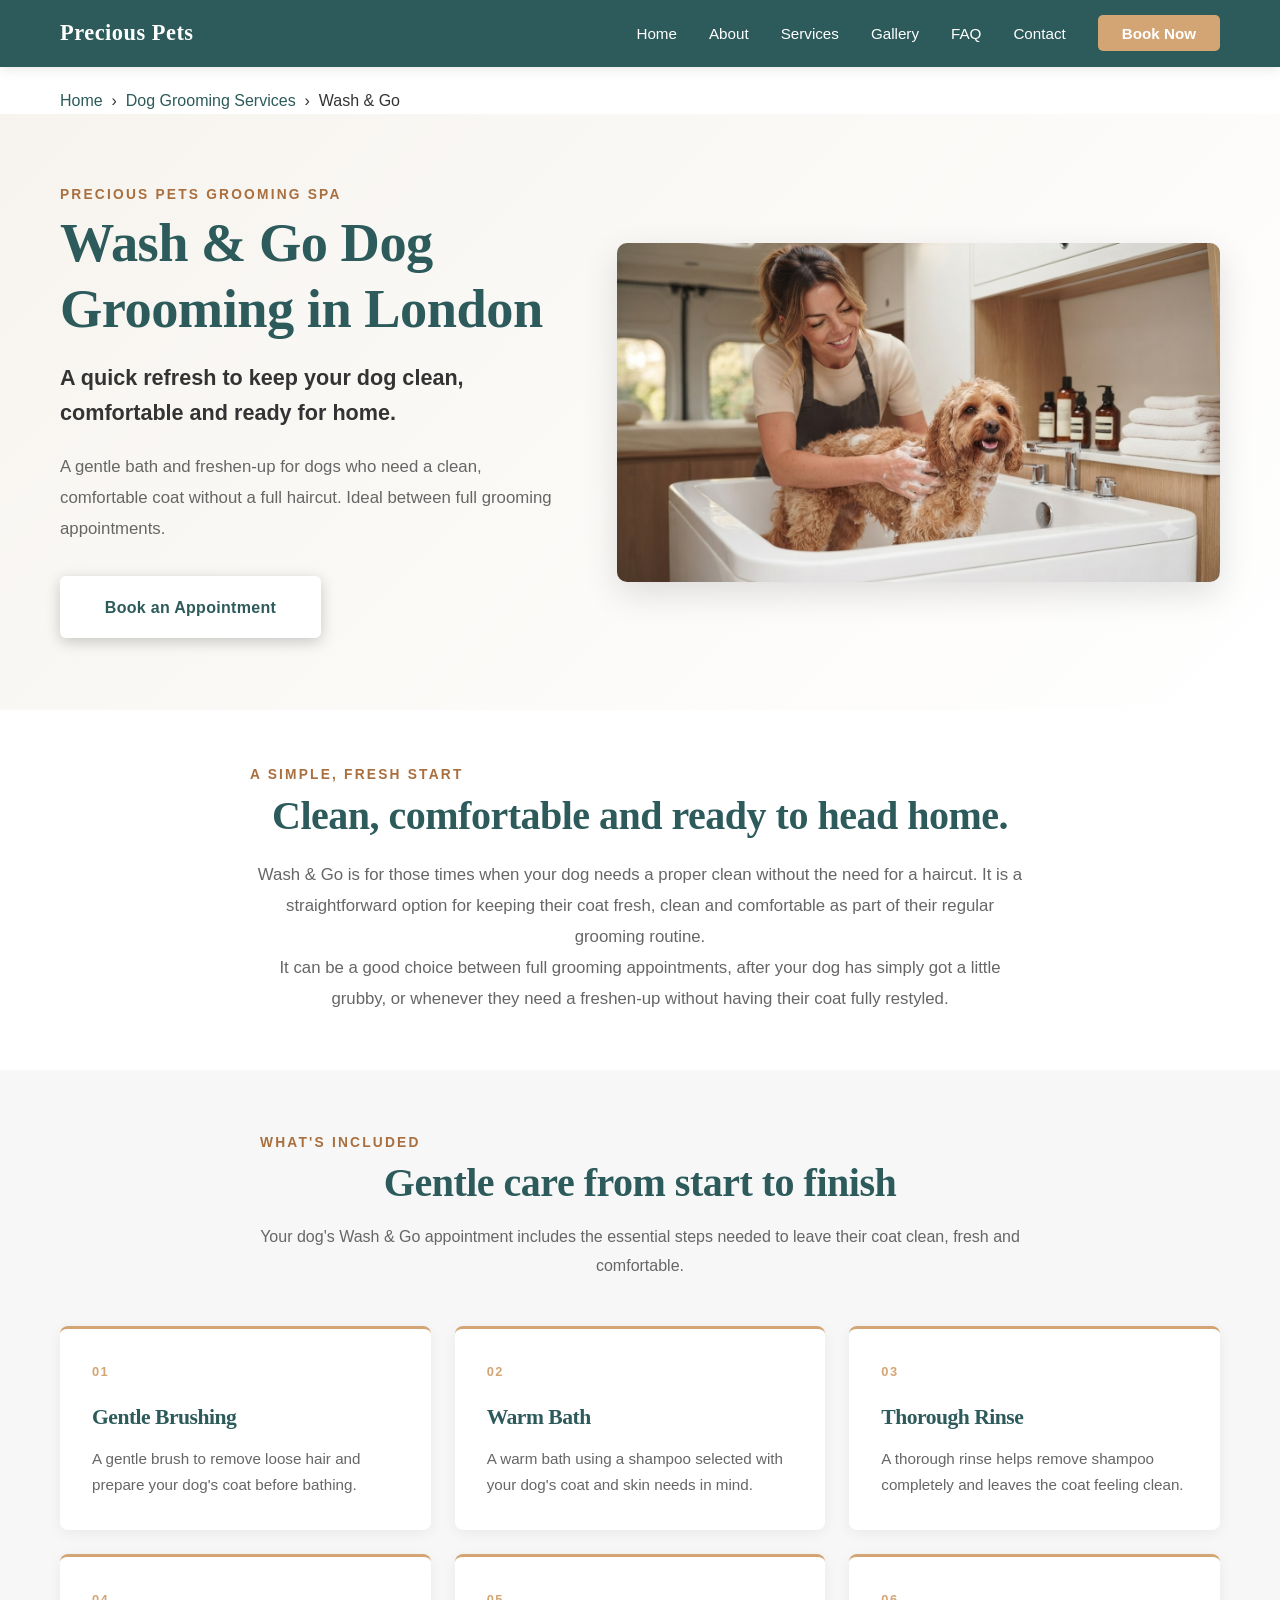
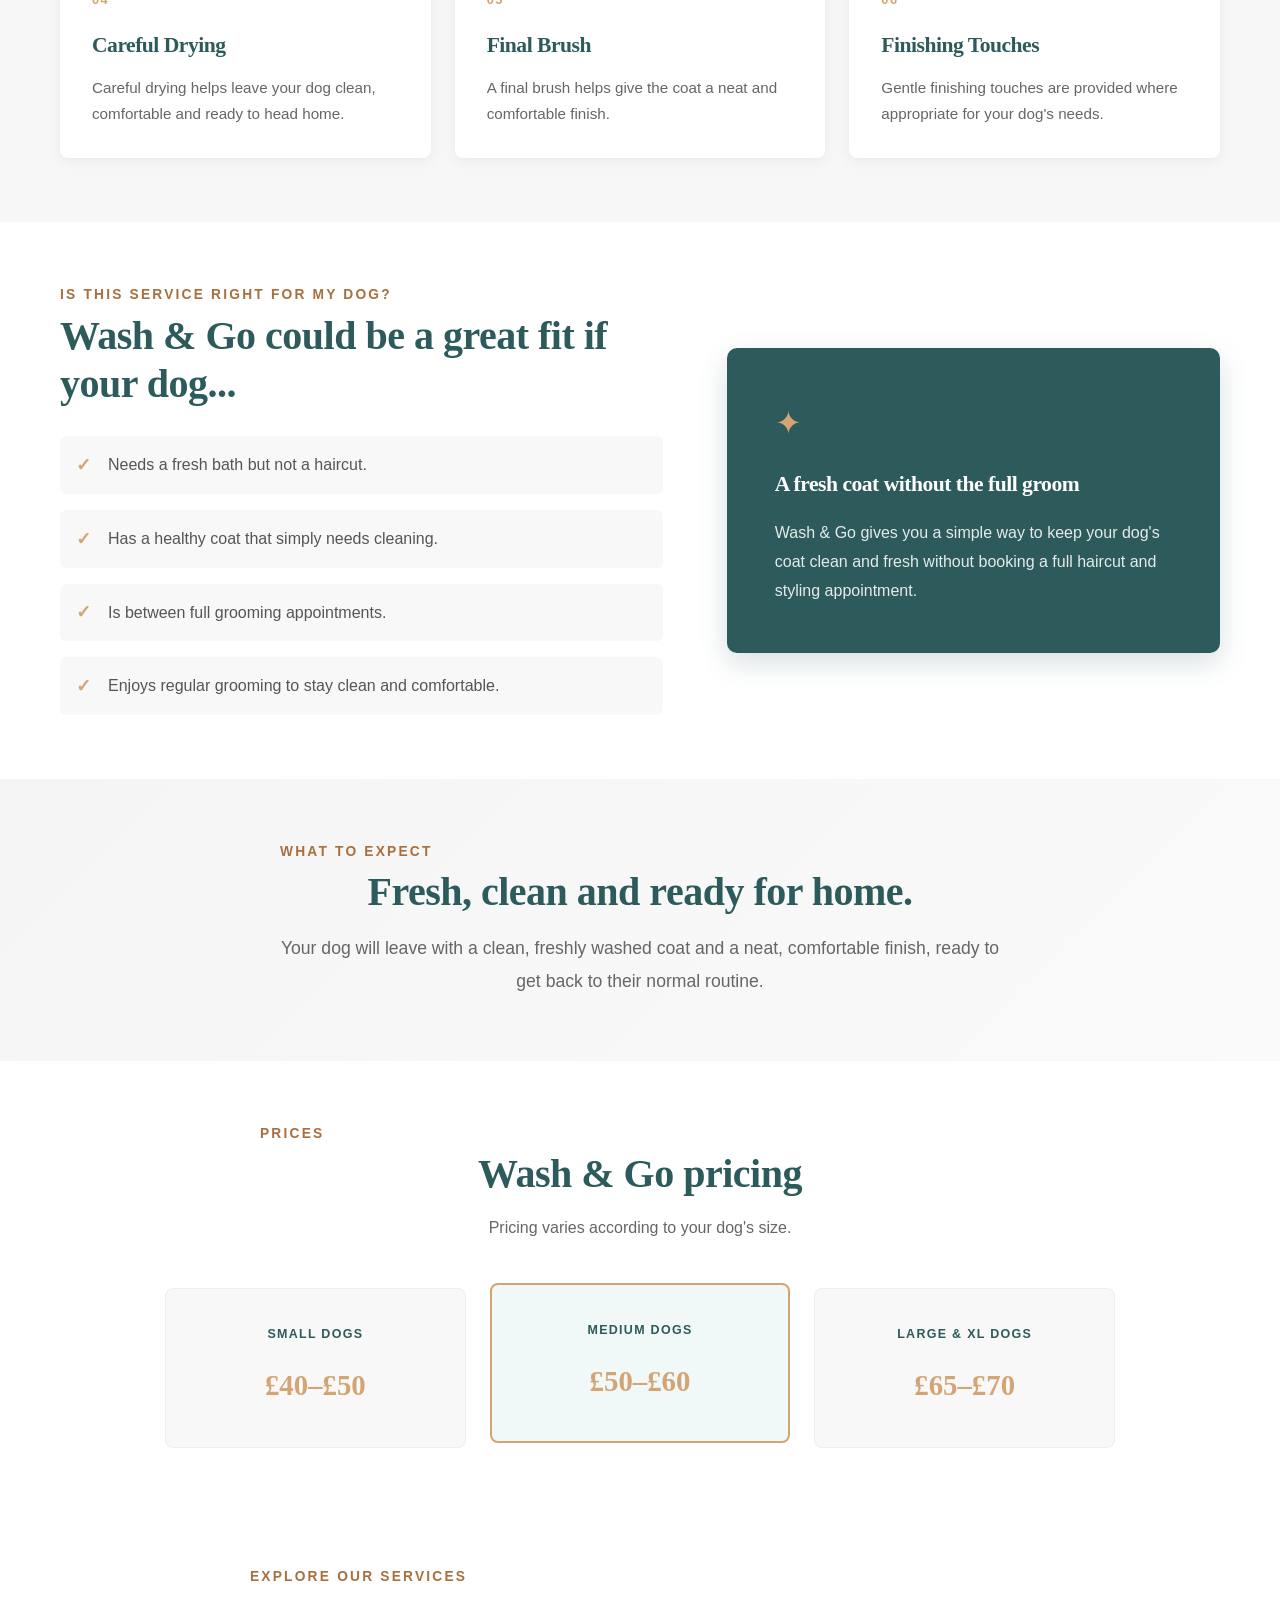
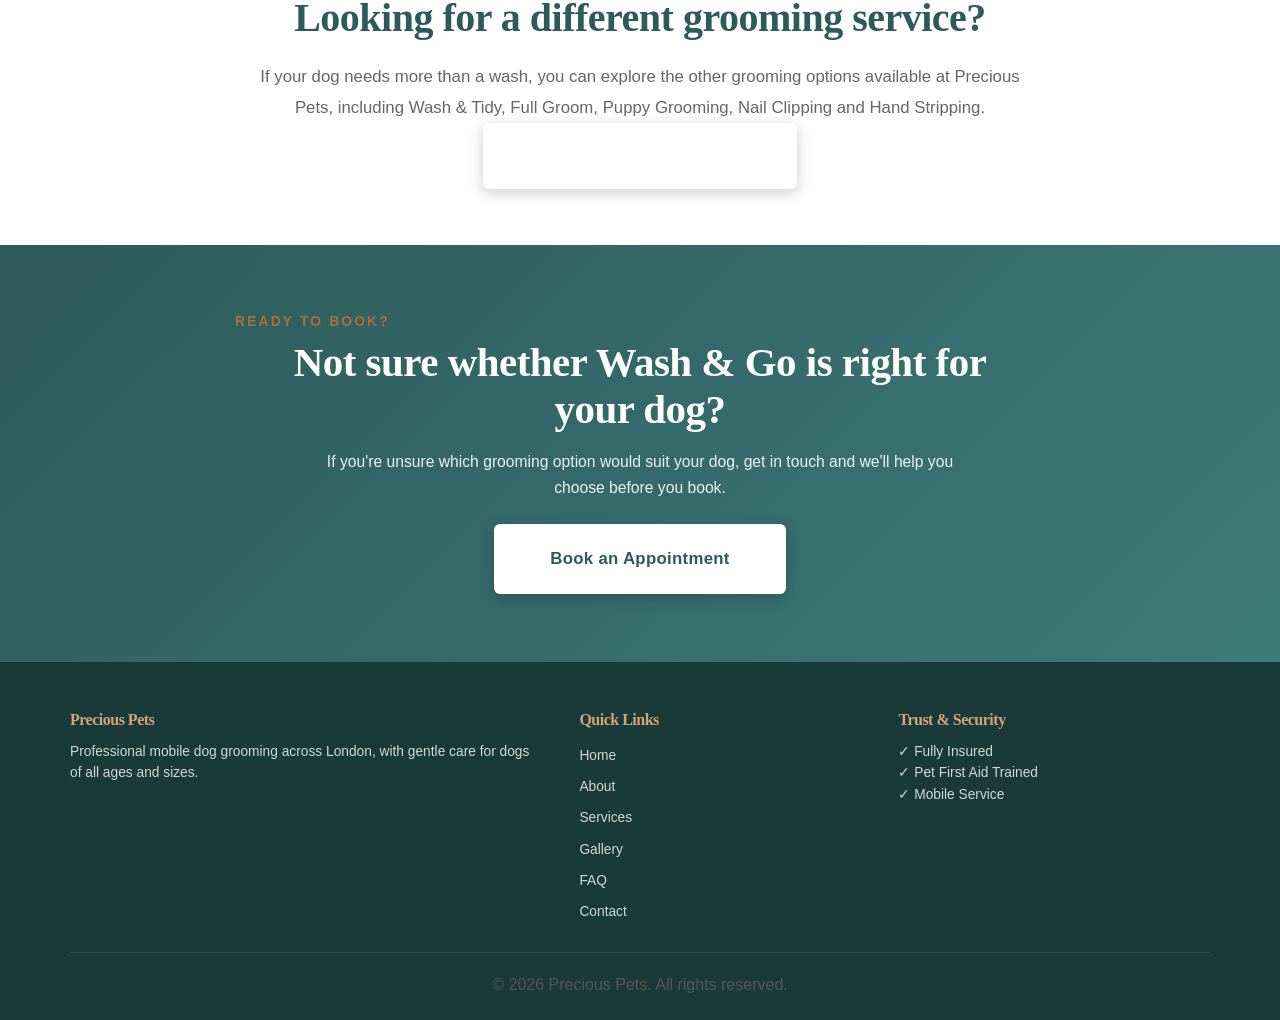
<file: wash-and-go.html>
<!DOCTYPE html>
<html lang="en">

<head>

  <meta charset="UTF-8">

  <meta
    name="viewport"
    content="width=device-width, initial-scale=1.0"
  >

  <title>Wash &amp; Go Dog Grooming in London | Precious Pets</title>

  <meta
    name="description"
    content="A gentle Wash &amp; Go dog grooming service in London for dogs who need a clean, comfortable coat without a full haircut. Ideal between full grooming appointments."
  >

  <meta
    name="robots"
    content="index, follow"
  >

  <meta
    name="author"
    content="Precious Pets Grooming Spa"
  >

  <link
    rel="canonical"
    href="https://preciouspetsgrooming.co.uk/wash-and-go.html"
  >

  <!-- Open Graph -->

  <meta
    property="og:title"
    content="Wash &amp; Go Dog Grooming in London | Precious Pets"
  >

  <meta
    property="og:description"
    content="A gentle Wash &amp; Go dog grooming service for dogs who need a clean, comfortable coat without a full haircut."
  >

  <meta
    property="og:type"
    content="website"
  >

  <meta
    property="og:url"
    content="https://preciouspetsgrooming.co.uk/wash-and-go.html"
  >

  <meta
    property="og:site_name"
    content="Precious Pets Grooming Spa"
  >

  <link
    rel="stylesheet"
    href="styles.css"
  >


  <!-- Service Structured Data -->

  <script type="application/ld+json">
  {
    "@context": "https://schema.org",
    "@type": "Service",
    "name": "Wash & Go Dog Grooming",
    "description": "A gentle bath and freshen-up for dogs who need a clean, comfortable coat without a full haircut. Ideal between full grooming appointments.",
    "provider": {
      "@type": "LocalBusiness",
      "name": "Precious Pets Grooming Spa",
      "url": "https://preciouspetsgrooming.co.uk/"
    },
    "areaServed": {
      "@type": "City",
      "name": "London"
    },
    "serviceType": "Dog Grooming",
    "offers": [
      {
        "@type": "Offer",
        "priceCurrency": "GBP",
        "price": "40",
        "name": "Small Dogs"
      },
      {
        "@type": "Offer",
        "priceCurrency": "GBP",
        "price": "50",
        "name": "Medium Dogs"
      },
      {
        "@type": "Offer",
        "priceCurrency": "GBP",
        "price": "65",
        "name": "Large & XL Dogs"
      }
    ]
  }
  </script>


  <!-- Breadcrumb Structured Data -->

  <script type="application/ld+json">
  {
    "@context": "https://schema.org",
    "@type": "BreadcrumbList",
    "itemListElement": [
      {
        "@type": "ListItem",
        "position": 1,
        "name": "Home",
        "item": "https://preciouspetsgrooming.co.uk/"
      },
      {
        "@type": "ListItem",
        "position": 2,
        "name": "Dog Grooming Services",
        "item": "https://preciouspetsgrooming.co.uk/#services"
      },
      {
        "@type": "ListItem",
        "position": 3,
        "name": "Wash & Go",
        "item": "https://preciouspetsgrooming.co.uk/wash-and-go.html"
      }
    ]
  }
  </script>

</head>


<body>


  <!-- ===========================
       NAVIGATION
  =========================== -->

  <nav class="navbar">

    <div class="container">

      <div class="logo">
        Precious Pets
      </div>


      <button
        class="hamburger"
        id="hamburger"
        aria-label="Open navigation menu"
        aria-controls="navLinks"
        aria-expanded="false"
      >

        <span></span>
        <span></span>
        <span></span>

      </button>


      <ul
        class="nav-links"
        id="navLinks"
      >

        <li>
          <a href="index.html">
            Home
          </a>
        </li>

        <li>
          <a href="about.html">
            About
          </a>
        </li>

        <li>
          <a href="index.html#services">
            Services
          </a>
        </li>

        <li>
          <a href="gallery.html">
            Gallery
          </a>
        </li>

        <li>
          <a href="index.html#faq">
            FAQ
          </a>
        </li>

        <li>
          <a href="index.html#contact">
            Contact
          </a>
        </li>

        <li>
          <a
            href="index.html#contact"
            class="cta-link"
          >
            Book Now
          </a>
        </li>

      </ul>

    </div>

  </nav>



  <!-- ===========================
       BREADCRUMB
  =========================== -->

  <div class="container">

    <nav
      aria-label="Breadcrumb"
      style="padding: 20px 0 0;"
    >

      <a href="index.html">
        Home
      </a>

      <span aria-hidden="true">
        &nbsp;›&nbsp;
      </span>

      <a href="index.html#services">
        Dog Grooming Services
      </a>

      <span aria-hidden="true">
        &nbsp;›&nbsp;
      </span>

      <span aria-current="page">
        Wash &amp; Go
      </span>

    </nav>

  </div>



  <!-- ===========================
       SERVICE HERO
  =========================== -->

  <section class="service-page-hero">

    <div class="container service-hero-grid">


      <div class="service-hero-content">

        <p class="service-eyebrow">
          PRECIOUS PETS GROOMING SPA
        </p>


        <h1>
          Wash &amp; Go Dog Grooming in London
        </h1>


        <h2>
          A quick refresh to keep your dog clean, comfortable and ready for home.
        </h2>


        <!-- Homepage description kept as the core service description -->

        <p>
          A gentle bath and freshen-up for dogs who need a clean, comfortable
          coat without a full haircut. Ideal between full grooming appointments.
        </p>


        <a
          href="index.html#contact"
          class="btn btn-primary"
        >
          Book an Appointment
        </a>

      </div>


      <div class="service-hero-image">

        <img
          src="wash and go.png"
          alt="Wash and Go dog grooming service at Precious Pets in London"
          loading="eager"
        >

      </div>

    </div>

  </section>



  <!-- ===========================
       SERVICE INTRODUCTION
  =========================== -->

  <section class="service-introduction">

    <div class="container service-narrow">

      <p class="service-eyebrow">
        A SIMPLE, FRESH START
      </p>


      <h2>
        Clean, comfortable and ready to head home.
      </h2>


      <p>
        Wash &amp; Go is for those times when your dog needs a proper clean
        without the need for a haircut. It is a straightforward option for
        keeping their coat fresh, clean and comfortable as part of their
        regular grooming routine.
      </p>


      <p>
        It can be a good choice between full grooming appointments, after
        your dog has simply got a little grubby, or whenever they need a
        freshen-up without having their coat fully restyled.
      </p>

    </div>

  </section>



  <!-- ===========================
       WHAT'S INCLUDED
  =========================== -->

  <section class="service-details">

    <div class="container">


      <div class="service-section-heading">

        <p class="service-eyebrow">
          WHAT'S INCLUDED
        </p>


        <h2>
          Gentle care from start to finish
        </h2>


        <p>
          Your dog's Wash &amp; Go appointment includes the essential steps
          needed to leave their coat clean, fresh and comfortable.
        </p>

      </div>



      <div class="service-included-grid">


        <div class="service-included-card">

          <span class="service-number">
            01
          </span>

          <h3>
            Gentle Brushing
          </h3>

          <p>
            A gentle brush to remove loose hair and prepare your dog's coat
            before bathing.
          </p>

        </div>



        <div class="service-included-card">

          <span class="service-number">
            02
          </span>

          <h3>
            Warm Bath
          </h3>

          <p>
            A warm bath using a shampoo selected with your dog's coat and
            skin needs in mind.
          </p>

        </div>



        <div class="service-included-card">

          <span class="service-number">
            03
          </span>

          <h3>
            Thorough Rinse
          </h3>

          <p>
            A thorough rinse helps remove shampoo completely and leaves
            the coat feeling clean.
          </p>

        </div>



        <div class="service-included-card">

          <span class="service-number">
            04
          </span>

          <h3>
            Careful Drying
          </h3>

          <p>
            Careful drying helps leave your dog clean, comfortable and
            ready to head home.
          </p>

        </div>



        <div class="service-included-card">

          <span class="service-number">
            05
          </span>

          <h3>
            Final Brush
          </h3>

          <p>
            A final brush helps give the coat a neat and comfortable finish.
          </p>

        </div>



        <div class="service-included-card">

          <span class="service-number">
            06
          </span>

          <h3>
            Finishing Touches
          </h3>

          <p>
            Gentle finishing touches are provided where appropriate for
            your dog's needs.
          </p>

        </div>

      </div>

    </div>

  </section>



  <!-- ===========================
       IS THIS RIGHT FOR MY DOG?
  =========================== -->

  <section class="service-suitability">

    <div class="container service-two-column">


      <div class="service-suitability-content">

        <p class="service-eyebrow">
          IS THIS SERVICE RIGHT FOR MY DOG?
        </p>


        <h2>
          Wash &amp; Go could be a great fit if your dog...
        </h2>


        <ul class="service-check-list">

          <li>
            Needs a fresh bath but not a haircut.
          </li>

          <li>
            Has a healthy coat that simply needs cleaning.
          </li>

          <li>
            Is between full grooming appointments.
          </li>

          <li>
            Enjoys regular grooming to stay clean and comfortable.
          </li>

        </ul>

      </div>



      <div class="service-highlight-box">

        <span class="highlight-icon">
          ✦
        </span>


        <h3>
          A fresh coat without the full groom
        </h3>


        <p>
          Wash &amp; Go gives you a simple way to keep your dog's coat
          clean and fresh without booking a full haircut and styling
          appointment.
        </p>

      </div>

    </div>

  </section>



  <!-- ===========================
       WHAT TO EXPECT
  =========================== -->

  <section class="service-result">

    <div class="container service-result-inner">

      <p class="service-eyebrow">
        WHAT TO EXPECT
      </p>


      <h2>
        Fresh, clean and ready for home.
      </h2>


      <p>
        Your dog will leave with a clean, freshly washed coat and a neat,
        comfortable finish, ready to get back to their normal routine.
      </p>

    </div>

  </section>



  <!-- ===========================
       PRICING
  =========================== -->

  <section class="service-pricing">

    <div class="container">


      <div class="service-section-heading">

        <p class="service-eyebrow">
          PRICES
        </p>


        <h2>
          Wash &amp; Go pricing
        </h2>


        <p>
          Pricing varies according to your dog's size.
        </p>

      </div>



      <div class="pricing-grid">


        <div class="pricing-card">

          <span class="pricing-size">
            SMALL DOGS
          </span>

          <strong>
            £40–£50
          </strong>

        </div>



        <div class="pricing-card featured">

          <span class="pricing-size">
            MEDIUM DOGS
          </span>

          <strong>
            £50–£60
          </strong>

        </div>



        <div class="pricing-card">

          <span class="pricing-size">
            LARGE &amp; XL DOGS
          </span>

          <strong>
            £65–£70
          </strong>

        </div>

      </div>

    </div>

  </section>



  <!-- ===========================
       EXPLORE OTHER SERVICES
  =========================== -->

  <section class="service-introduction">

    <div class="container service-narrow">

      <p class="service-eyebrow">
        EXPLORE OUR SERVICES
      </p>


      <h2>
        Looking for a different grooming service?
      </h2>


      <p>
        If your dog needs more than a wash, you can explore the other
        grooming options available at Precious Pets, including Wash &amp;
        Tidy, Full Groom, Puppy Grooming, Nail Clipping and Hand Stripping.
      </p>


      <a
        href="index.html#services"
        class="btn btn-secondary"
      >
        View All Grooming Services
      </a>

    </div>

  </section>



  <!-- ===========================
       FINAL CTA
  =========================== -->

  <section class="service-cta">

    <div class="container">

      <p class="service-eyebrow">
        READY TO BOOK?
      </p>


      <h2>
        Not sure whether Wash &amp; Go is right for your dog?
      </h2>


      <p>
        If you're unsure which grooming option would suit your dog,
        get in touch and we'll help you choose before you book.
      </p>


      <a
        href="index.html#contact"
        class="btn btn-primary btn-large"
      >
        Book an Appointment
      </a>

    </div>

  </section>



  <!-- ===========================
       FOOTER
  =========================== -->

  <footer>

    <div class="container">

      <div class="footer-content">


        <div class="footer-section">

          <h4>
            Precious Pets
          </h4>


          <p>
            Professional mobile dog grooming across London, with gentle
            care for dogs of all ages and sizes.
          </p>

        </div>



        <div class="footer-section">

          <h4>
            Quick Links
          </h4>


          <ul>

            <li>
              <a href="index.html">
                Home
              </a>
            </li>

            <li>
              <a href="about.html">
                About
              </a>
            </li>

            <li>
              <a href="index.html#services">
                Services
              </a>
            </li>

            <li>
              <a href="gallery.html">
                Gallery
              </a>
            </li>

            <li>
              <a href="index.html#faq">
                FAQ
              </a>
            </li>

            <li>
              <a href="index.html#contact">
                Contact
              </a>
            </li>

          </ul>

        </div>



        <div class="footer-section">

          <h4>
            Trust &amp; Security
          </h4>


          <p>
            ✓ Fully Insured<br>
            ✓ Pet First Aid Trained<br>
            ✓ Mobile Service
          </p>

        </div>

      </div>



      <div class="footer-bottom">

        <p>
          &copy; 2026 Precious Pets. All rights reserved.
        </p>

      </div>

    </div>

  </footer>



  <!-- ===========================
       JAVASCRIPT
  =========================== -->

  <script>

    const hamburger =
      document.getElementById('hamburger');

    const navLinks =
      document.getElementById('navLinks');


    hamburger.addEventListener('click', () => {

      const isActive =
        hamburger.classList.toggle('active');

      navLinks.classList.toggle('active');


      hamburger.setAttribute(
        'aria-expanded',
        isActive ? 'true' : 'false'
      );


      hamburger.setAttribute(
        'aria-label',
        isActive
          ? 'Close navigation menu'
          : 'Open navigation menu'
      );

    });


    document.querySelectorAll('.nav-links a').forEach(link => {

      link.addEventListener('click', () => {

        hamburger.classList.remove('active');

        navLinks.classList.remove('active');


        hamburger.setAttribute(
          'aria-expanded',
          'false'
        );


        hamburger.setAttribute(
          'aria-label',
          'Open navigation menu'
        );

      });

    });

  </script>


</body>
</html>
</file>
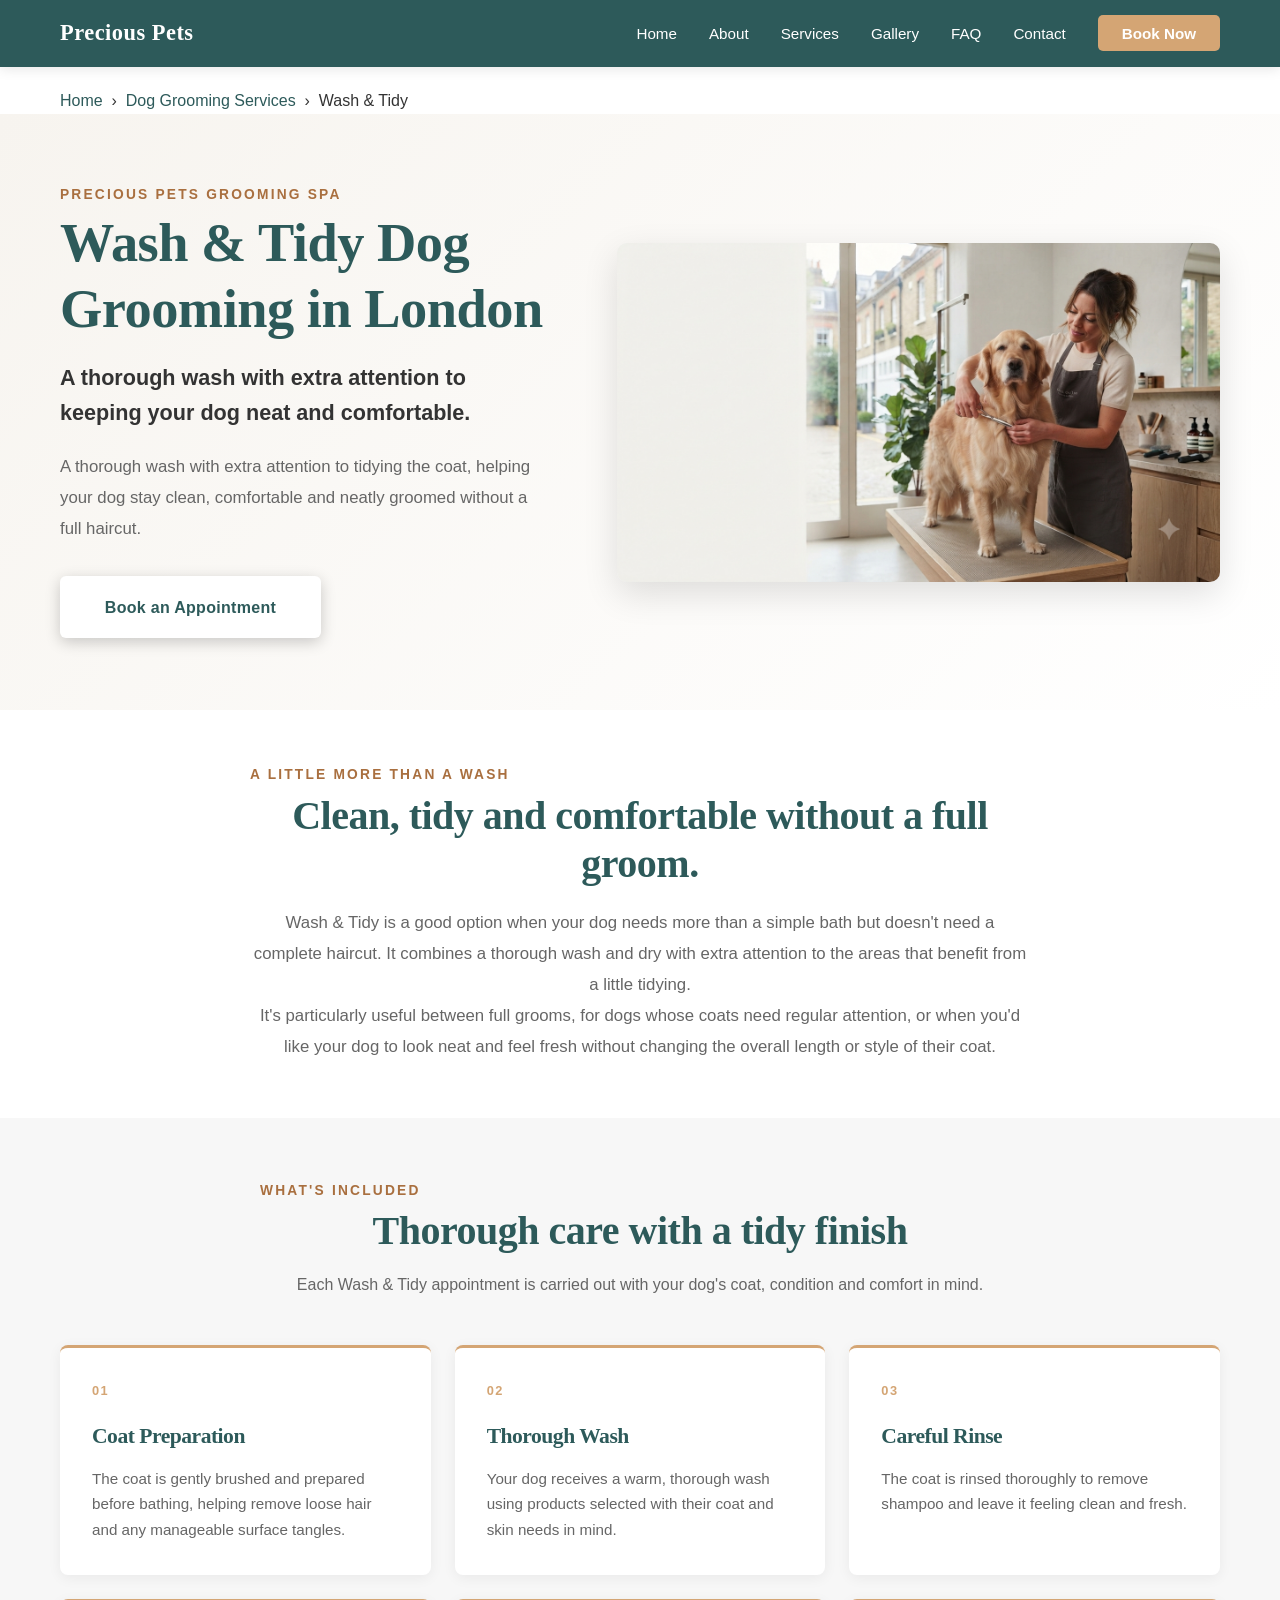
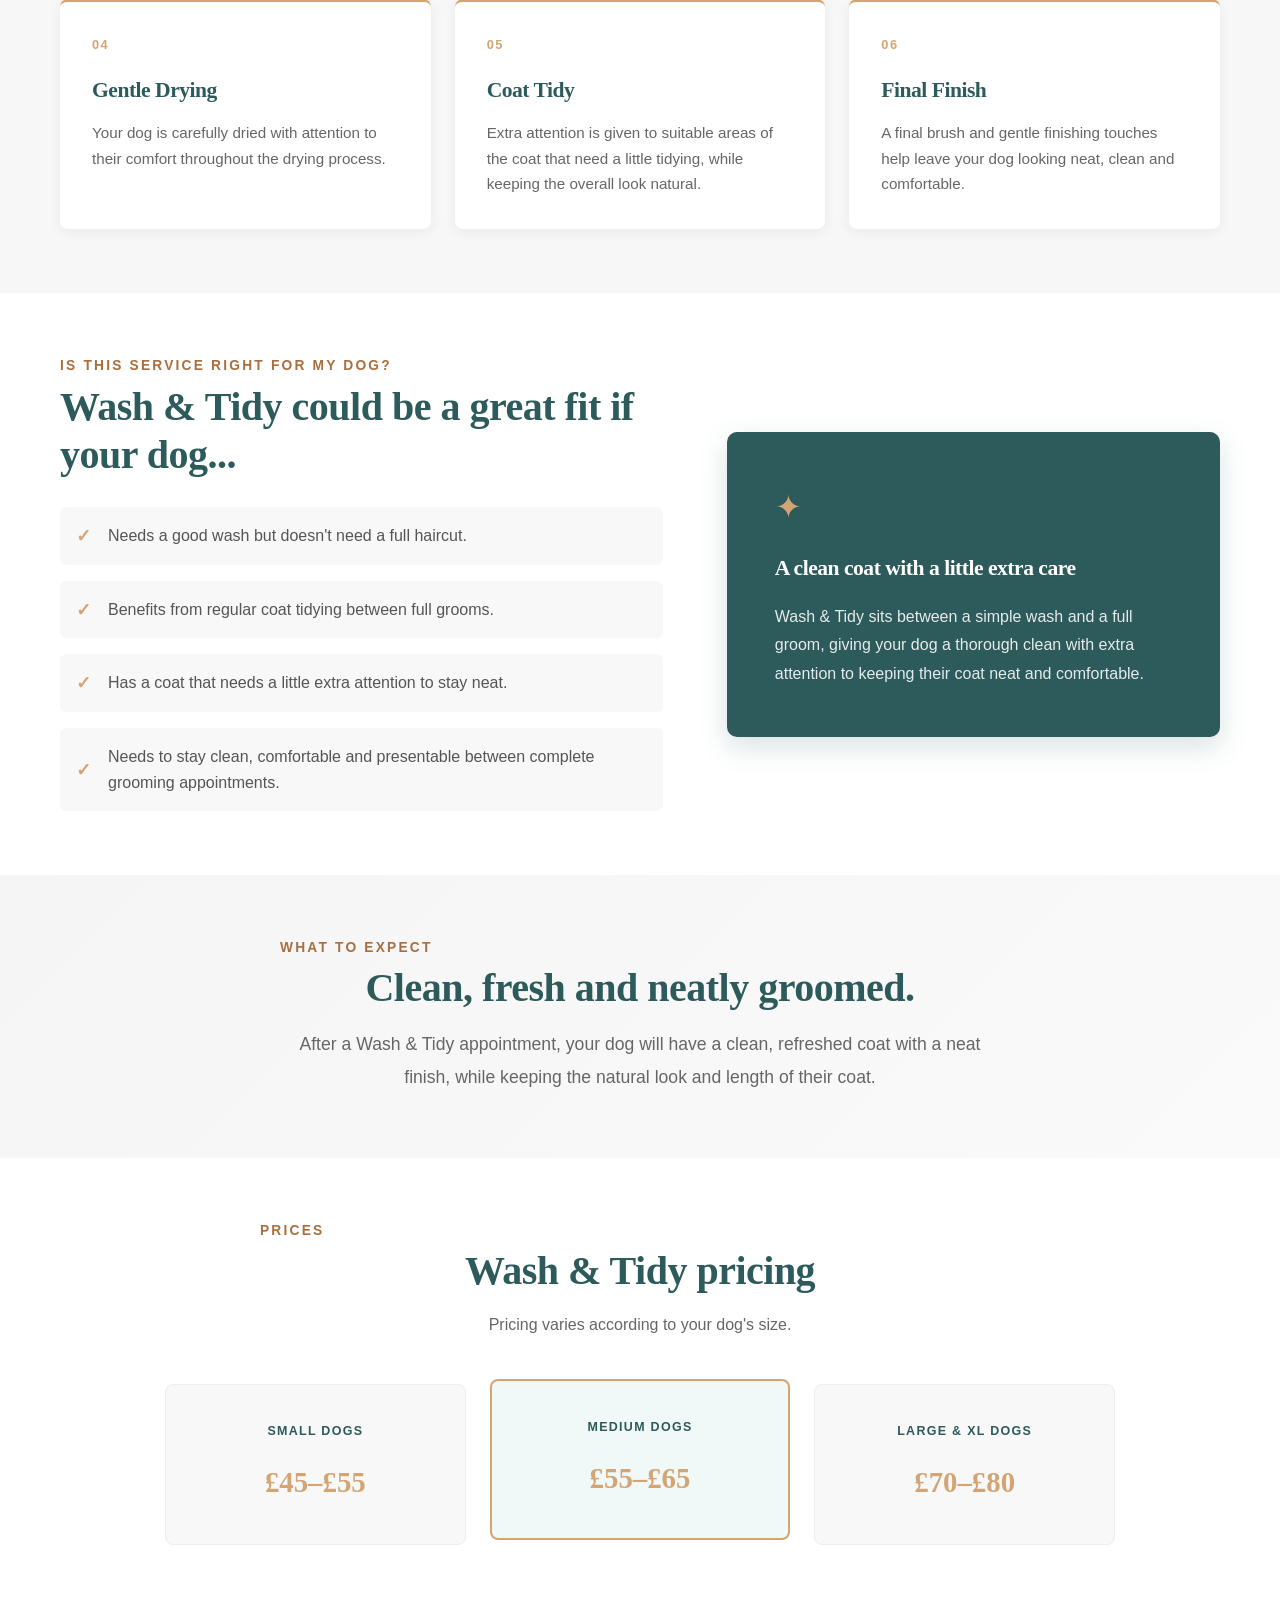
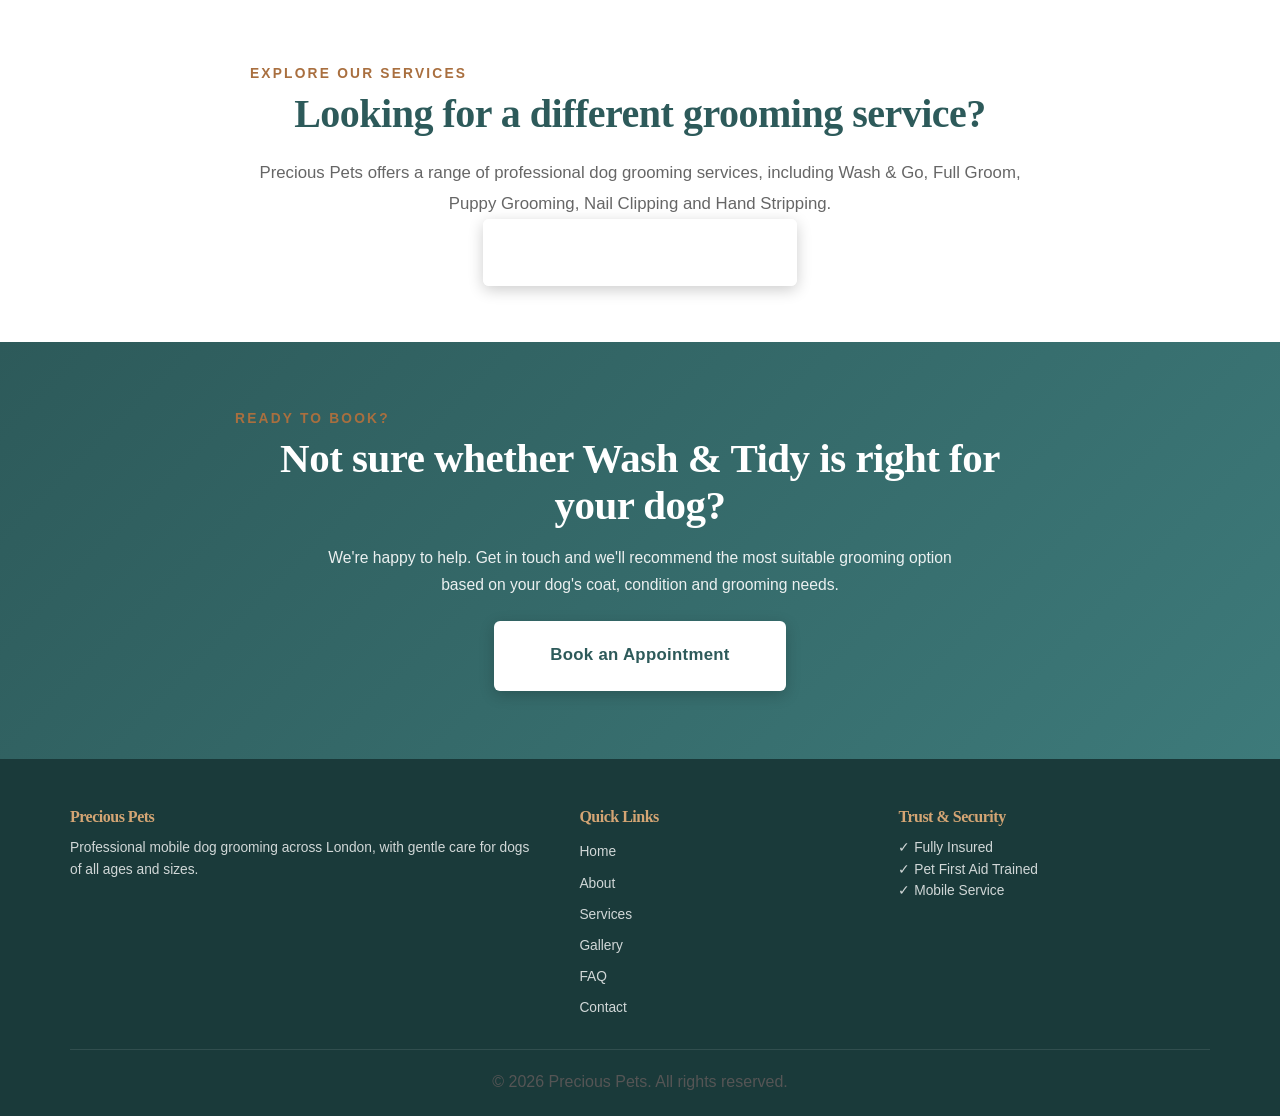
<file: wash-and-tidy.html>
<!DOCTYPE html>
<html lang="en">

<head>

  <meta charset="UTF-8">

  <meta
    name="viewport"
    content="width=device-width, initial-scale=1.0"
  >

  <title>Wash &amp; Tidy Dog Grooming in London | Precious Pets</title>

  <meta
    name="description"
    content="Wash &amp; Tidy dog grooming in London by Precious Pets. A thorough wash with extra attention to tidying the coat, helping your dog stay clean, comfortable and neatly groomed."
  >

  <meta
    name="robots"
    content="index, follow"
  >

  <meta
    name="author"
    content="Precious Pets Grooming Spa"
  >

  <link
    rel="canonical"
    href="https://preciouspetsgrooming.co.uk/wash-and-tidy.html"
  >

  <!-- Open Graph -->

  <meta
    property="og:title"
    content="Wash &amp; Tidy Dog Grooming in London | Precious Pets"
  >

  <meta
    property="og:description"
    content="A thorough Wash &amp; Tidy dog grooming service in London, with extra attention to keeping your dog's coat clean, comfortable and neatly groomed."
  >

  <meta
    property="og:type"
    content="website"
  >

  <meta
    property="og:url"
    content="https://preciouspetsgrooming.co.uk/wash-and-tidy.html"
  >

  <meta
    property="og:site_name"
    content="Precious Pets Grooming Spa"
  >

  <link
    rel="stylesheet"
    href="styles.css"
  >


  <!-- Service Structured Data -->

  <script type="application/ld+json">
  {
    "@context": "https://schema.org",
    "@type": "Service",
    "name": "Wash & Tidy Dog Grooming",
    "description": "A thorough dog grooming wash with extra attention to tidying the coat, helping dogs stay clean, comfortable and neatly groomed without a full haircut.",
    "provider": {
      "@type": "LocalBusiness",
      "name": "Precious Pets Grooming Spa",
      "url": "https://preciouspetsgrooming.co.uk/"
    },
    "areaServed": {
      "@type": "City",
      "name": "London"
    },
    "serviceType": "Dog Grooming",
    "offers": [
      {
        "@type": "Offer",
        "priceCurrency": "GBP",
        "price": "45",
        "name": "Small Dogs"
      },
      {
        "@type": "Offer",
        "priceCurrency": "GBP",
        "price": "55",
        "name": "Medium Dogs"
      },
      {
        "@type": "Offer",
        "priceCurrency": "GBP",
        "price": "70",
        "name": "Large & XL Dogs"
      }
    ]
  }
  </script>


  <!-- Breadcrumb Structured Data -->

  <script type="application/ld+json">
  {
    "@context": "https://schema.org",
    "@type": "BreadcrumbList",
    "itemListElement": [
      {
        "@type": "ListItem",
        "position": 1,
        "name": "Home",
        "item": "https://preciouspetsgrooming.co.uk/"
      },
      {
        "@type": "ListItem",
        "position": 2,
        "name": "Dog Grooming Services",
        "item": "https://preciouspetsgrooming.co.uk/#services"
      },
      {
        "@type": "ListItem",
        "position": 3,
        "name": "Wash & Tidy",
        "item": "https://preciouspetsgrooming.co.uk/wash-and-tidy.html"
      }
    ]
  }
  </script>

</head>


<body>


<!-- ===========================
     NAVIGATION
=========================== -->

<nav class="navbar">

  <div class="container">

    <div class="logo">
      Precious Pets
    </div>


    <button
      class="hamburger"
      id="hamburger"
      aria-label="Open navigation menu"
      aria-controls="navLinks"
      aria-expanded="false"
    >

      <span></span>
      <span></span>
      <span></span>

    </button>


    <ul
      class="nav-links"
      id="navLinks"
    >

      <li>
        <a href="index.html">
          Home
        </a>
      </li>

      <li>
        <a href="index.html#about">
          About
        </a>
      </li>

      <li>
        <a href="index.html#services">
          Services
        </a>
      </li>

      <li>
        <a href="index.html#gallery">
          Gallery
        </a>
      </li>

      <li>
        <a href="index.html#faq">
          FAQ
        </a>
      </li>

      <li>
        <a href="index.html#contact">
          Contact
        </a>
      </li>

      <li>
        <a
          href="index.html#contact"
          class="cta-link"
        >
          Book Now
        </a>
      </li>

    </ul>

  </div>

</nav>


<!-- ===========================
     BREADCRUMB
=========================== -->

<div class="container">

  <nav
    aria-label="Breadcrumb"
    style="padding: 20px 0 0;"
  >

    <a href="index.html">
      Home
    </a>

    <span aria-hidden="true">
      &nbsp;›&nbsp;
    </span>

    <a href="index.html#services">
      Dog Grooming Services
    </a>

    <span aria-hidden="true">
      &nbsp;›&nbsp;
    </span>

    <span aria-current="page">
      Wash &amp; Tidy
    </span>

  </nav>

</div>


<!-- ===========================
     SERVICE HERO
=========================== -->

<section class="service-page-hero">

  <div class="container service-hero-grid">

    <div class="service-hero-content">

      <p class="service-eyebrow">
        PRECIOUS PETS GROOMING SPA
      </p>


      <h1>
        Wash &amp; Tidy Dog Grooming in London
      </h1>


      <h2>
        A thorough wash with extra attention to keeping your dog neat and comfortable.
      </h2>


      <p>
        A thorough wash with extra attention to tidying the coat, helping your dog
        stay clean, comfortable and neatly groomed without a full haircut.
      </p>


      <a
        href="index.html#contact"
        class="btn btn-primary"
      >
        Book an Appointment
      </a>

    </div>


    <div class="service-hero-image">

      <img
        src="wash and tidy.png"
        alt="Wash and Tidy dog grooming service at Precious Pets in London"
        loading="eager"
      >

    </div>

  </div>

</section>


<!-- ===========================
     SERVICE INTRODUCTION
=========================== -->

<section class="service-introduction">

  <div class="container service-narrow">

    <p class="service-eyebrow">
      A LITTLE MORE THAN A WASH
    </p>


    <h2>
      Clean, tidy and comfortable without a full groom.
    </h2>


    <p>
      Wash &amp; Tidy is a good option when your dog needs more than a simple
      bath but doesn't need a complete haircut. It combines a thorough wash
      and dry with extra attention to the areas that benefit from a little
      tidying.
    </p>


    <p>
      It's particularly useful between full grooms, for dogs whose coats need
      regular attention, or when you'd like your dog to look neat and feel
      fresh without changing the overall length or style of their coat.
    </p>

  </div>

</section>


<!-- ===========================
     WHAT'S INCLUDED
=========================== -->

<section class="service-details">

  <div class="container">


    <div class="service-section-heading">

      <p class="service-eyebrow">
        WHAT'S INCLUDED
      </p>


      <h2>
        Thorough care with a tidy finish
      </h2>


      <p>
        Each Wash &amp; Tidy appointment is carried out with your dog's coat,
        condition and comfort in mind.
      </p>

    </div>


    <div class="service-included-grid">


      <div class="service-included-card">

        <span class="service-number">
          01
        </span>

        <h3>
          Coat Preparation
        </h3>

        <p>
          The coat is gently brushed and prepared before bathing, helping remove
          loose hair and any manageable surface tangles.
        </p>

      </div>


      <div class="service-included-card">

        <span class="service-number">
          02
        </span>

        <h3>
          Thorough Wash
        </h3>

        <p>
          Your dog receives a warm, thorough wash using products selected with
          their coat and skin needs in mind.
        </p>

      </div>


      <div class="service-included-card">

        <span class="service-number">
          03
        </span>

        <h3>
          Careful Rinse
        </h3>

        <p>
          The coat is rinsed thoroughly to remove shampoo and leave it feeling
          clean and fresh.
        </p>

      </div>


      <div class="service-included-card">

        <span class="service-number">
          04
        </span>

        <h3>
          Gentle Drying
        </h3>

        <p>
          Your dog is carefully dried with attention to their comfort throughout
          the drying process.
        </p>

      </div>


      <div class="service-included-card">

        <span class="service-number">
          05
        </span>

        <h3>
          Coat Tidy
        </h3>

        <p>
          Extra attention is given to suitable areas of the coat that need a
          little tidying, while keeping the overall look natural.
        </p>

      </div>


      <div class="service-included-card">

        <span class="service-number">
          06
        </span>

        <h3>
          Final Finish
        </h3>

        <p>
          A final brush and gentle finishing touches help leave your dog looking
          neat, clean and comfortable.
        </p>

      </div>

    </div>

  </div>

</section>


<!-- ===========================
     IS THIS RIGHT FOR MY DOG?
=========================== -->

<section class="service-suitability">

  <div class="container service-two-column">


    <div class="service-suitability-content">

      <p class="service-eyebrow">
        IS THIS SERVICE RIGHT FOR MY DOG?
      </p>


      <h2>
        Wash &amp; Tidy could be a great fit if your dog...
      </h2>


      <ul class="service-check-list">

        <li>
          Needs a good wash but doesn't need a full haircut.
        </li>

        <li>
          Benefits from regular coat tidying between full grooms.
        </li>

        <li>
          Has a coat that needs a little extra attention to stay neat.
        </li>

        <li>
          Needs to stay clean, comfortable and presentable between complete
          grooming appointments.
        </li>

      </ul>

    </div>


    <div class="service-highlight-box">

      <span class="highlight-icon">
        ✦
      </span>


      <h3>
        A clean coat with a little extra care
      </h3>


      <p>
        Wash &amp; Tidy sits between a simple wash and a full groom, giving
        your dog a thorough clean with extra attention to keeping their coat
        neat and comfortable.
      </p>

    </div>

  </div>

</section>


<!-- ===========================
     WHAT TO EXPECT
=========================== -->

<section class="service-result">

  <div class="container service-result-inner">

    <p class="service-eyebrow">
      WHAT TO EXPECT
    </p>


    <h2>
      Clean, fresh and neatly groomed.
    </h2>


    <p>
      After a Wash &amp; Tidy appointment, your dog will have a clean,
      refreshed coat with a neat finish, while keeping the natural look
      and length of their coat.
    </p>

  </div>

</section>


<!-- ===========================
     PRICING
=========================== -->

<section class="service-pricing">

  <div class="container">


    <div class="service-section-heading">

      <p class="service-eyebrow">
        PRICES
      </p>


      <h2>
        Wash &amp; Tidy pricing
      </h2>


      <p>
        Pricing varies according to your dog's size.
      </p>

    </div>


    <div class="pricing-grid">


      <div class="pricing-card">

        <span class="pricing-size">
          SMALL DOGS
        </span>


        <strong>
          £45–£55
        </strong>

      </div>


      <div class="pricing-card featured">

        <span class="pricing-size">
          MEDIUM DOGS
        </span>


        <strong>
          £55–£65
        </strong>

      </div>


      <div class="pricing-card">

        <span class="pricing-size">
          LARGE &amp; XL DOGS
        </span>


        <strong>
          £70–£80
        </strong>

      </div>

    </div>

  </div>

</section>


<!-- ===========================
     VIEW ALL SERVICES
=========================== -->

<section class="service-introduction">

  <div class="container service-narrow">

    <p class="service-eyebrow">
      EXPLORE OUR SERVICES
    </p>


    <h2>
      Looking for a different grooming service?
    </h2>


    <p>
      Precious Pets offers a range of professional dog grooming services,
      including Wash &amp; Go, Full Groom, Puppy Grooming, Nail Clipping
      and Hand Stripping.
    </p>


    <a
      href="index.html#services"
      class="btn btn-secondary"
    >
      View All Grooming Services
    </a>

  </div>

</section>


<!-- ===========================
     FINAL CTA
=========================== -->

<section class="service-cta">

  <div class="container">


    <p class="service-eyebrow">
      READY TO BOOK?
    </p>


    <h2>
      Not sure whether Wash &amp; Tidy is right for your dog?
    </h2>


    <p>
      We're happy to help. Get in touch and we'll recommend the most suitable
      grooming option based on your dog's coat, condition and grooming needs.
    </p>


    <a
      href="index.html#contact"
      class="btn btn-primary btn-large"
    >
      Book an Appointment
    </a>

  </div>

</section>


<!-- ===========================
     FOOTER
=========================== -->

<footer>

  <div class="container">

    <div class="footer-content">


      <div class="footer-section">

        <h4>
          Precious Pets
        </h4>


        <p>
          Professional mobile dog grooming across London, with gentle care
          for dogs of all ages and sizes.
        </p>

      </div>


      <div class="footer-section">

        <h4>
          Quick Links
        </h4>


        <ul>

          <li>
            <a href="index.html">
              Home
            </a>
          </li>


          <li>
            <a href="index.html#about">
              About
            </a>
          </li>


          <li>
            <a href="index.html#services">
              Services
            </a>
          </li>


          <li>
            <a href="index.html#gallery">
              Gallery
            </a>
          </li>


          <li>
            <a href="index.html#faq">
              FAQ
            </a>
          </li>


          <li>
            <a href="index.html#contact">
              Contact
            </a>
          </li>

        </ul>

      </div>


      <div class="footer-section">

        <h4>
          Trust &amp; Security
        </h4>


        <p>
          ✓ Fully Insured<br>
          ✓ Pet First Aid Trained<br>
          ✓ Mobile Service
        </p>

      </div>

    </div>


    <div class="footer-bottom">

      <p>
        &copy; 2026 Precious Pets. All rights reserved.
      </p>

    </div>

  </div>

</footer>


<!-- ===========================
     JAVASCRIPT
=========================== -->

<script>

  // Hamburger Menu

  const hamburger = document.getElementById('hamburger');
  const navLinks = document.getElementById('navLinks');


  hamburger.addEventListener('click', () => {

    const isActive = hamburger.classList.toggle('active');

    navLinks.classList.toggle('active');


    hamburger.setAttribute(
      'aria-expanded',
      isActive ? 'true' : 'false'
    );


    hamburger.setAttribute(
      'aria-label',
      isActive
        ? 'Close navigation menu'
        : 'Open navigation menu'
    );

  });


  // Close mobile navigation after selecting a link

  document.querySelectorAll('.nav-links a').forEach(link => {

    link.addEventListener('click', () => {

      hamburger.classList.remove('active');

      navLinks.classList.remove('active');


      hamburger.setAttribute(
        'aria-expanded',
        'false'
      );


      hamburger.setAttribute(
        'aria-label',
        'Open navigation menu'
      );

    });

  });

</script>


</body>
</html>
</file>
<file: styles.css>
/* ===========================
GLOBAL RESET & FOUNDATION
=========================== */

* { margin: 0; padding: 0; box-sizing: border-box; }
html {
scroll-behavior: smooth;
scroll-padding-top: 70px;
width: 100%;
}

body {
font-family: 'Calibri', 'Segoe UI', -apple-system, BlinkMacSystemFont, sans-serif;
line-height: 1.7;
color: #333;
background: #fff;
overflow-x: hidden;
width: 100%;
min-width: 0;
}
.container {
max-width: 1200px;
margin: 0 auto;
padding: 0 20px;
}
@media (max-width: 768px) {
.container {
width: 100%;
max-width: 100%;
padding-left: 16px;
padding-right: 16px;
}
}

/* ===========================
TYPOGRAPHY
=========================== */

h1, h2, h3, h4, h5, h6 {
font-family: 'Georgia', serif;
font-weight: 700;
letter-spacing: -0.5px;
}

h1 {
font-size: 3.2rem;
line-height: 1.2;
margin-bottom: 1.5rem;
}

h2 {
font-size: 2.5rem;
line-height: 1.2;
margin-bottom: 1rem;
}

h3 {
font-size: 1.35rem;
margin-bottom: 0.8rem;
}

h4 {
font-size: 1.1rem;
margin-bottom: 0.5rem;
}

p {
font-size: 1rem;
line-height: 1.8;
color: #555;
}

a {
color: #2D5A5A;
text-decoration: none;
transition: color 0.3s ease;
}

a:hover {
color: #D4A574;
}

/* ===========================
NAVBAR - PREMIUM STICKY
=========================== */

.navbar {
background: #2D5A5A;
color: white;
padding: 0.9rem 0;
position: sticky;
top: 0;
z-index: 1000;
box-shadow: 0 2px 12px rgba(0, 0, 0, 0.1);
transition: padding 0.3s ease;
}

.navbar .container {
display: flex;
justify-content: space-between;
align-items: center;
gap: 2rem;
}

.logo {
font-family: 'Georgia', serif;
font-size: 1.4rem;
font-weight: 700;
letter-spacing: 0.5px;
white-space: nowrap;
}

.nav-links {
display: flex;
list-style: none;
gap: 2rem;
align-items: center;
}

.nav-links a {
color: white;
font-size: 0.95rem;
font-weight: 500;
transition: color 0.3s ease;
position: relative;
}

.nav-links a::after {
content: '';
position: absolute;
bottom: -5px;
left: 0;
width: 0;
height: 2px;
background: #D4A574;
transition: width 0.3s ease;
}

.nav-links a:hover::after {
width: 100%;
}

.nav-links .cta-link {
background: #D4A574;
color: white;
padding: 0.6rem 1.5rem;
border-radius: 5px;
font-weight: 600;
transition: all 0.3s ease;
}

.nav-links .cta-link:hover {
background: white;
color: #2D5A5A;
}

/* ===========================
HAMBURGER MENU - PREMIUM
=========================== */

.hamburger {
display: none;
flex-direction: column;
cursor: pointer;
background: none;
border: none;
gap: 5px;
padding: 0;
transition: all 0.3s ease;
}

.hamburger span {
width: 26px;
height: 3px;
background: white;
border-radius: 2px;
transition: all 0.3s cubic-bezier(0.23, 1, 0.32, 1);
}

.hamburger.active span:nth-child(1) {
transform: rotate(45deg) translate(10px, 10px);
}

.hamburger.active span:nth-child(2) {
opacity: 0;
transform: translateX(-10px);
}

.hamburger.active span:nth-child(3) {
transform: rotate(-45deg) translate(7px, -7px);
}

/* ===========================
SLIDEDOWN ANIMATION
=========================== */

@keyframes slideDown {
from {
opacity: 0;
transform: translateY(-15px);
}
to {
opacity: 1;
transform: translateY(0);
}
}

/* ===========================
HERO SECTION - PREMIUM IMPACT WITH IMAGE
=========================== */

.hero {
background-size: cover;
background-position: center 50%;
background-attachment: scroll;
background-repeat: no-repeat;
color: white;
padding: 5rem 0 4rem;
text-align: center;
position: relative;
overflow: hidden;
}

.hero::before {
content: '';
position: absolute;
top: 0;
left: 0;
right: 0;
bottom: 0;
background: linear-gradient(135deg, rgba(45, 90, 90, 0.65) 0%, rgba(61, 122, 122, 0.65) 100%);
pointer-events: none;
z-index: 1;
}

.hero-grid {
position: relative;
z-index: 2;
display: grid;
grid-template-columns: 1.1fr 0.9fr;
align-items: start;
gap: 40px;
}

.hero-text {
text-align: left;
}

.hero h1 {
color: white;
margin-bottom: 1.5rem;
text-shadow: 0 2px 8px rgba(0, 0, 0, 0.2);
}

.hero p {
color: rgba(255, 255, 255, 0.95);
font-size: 1.2rem;
max-width: 700px;
margin-bottom: 3rem;
margin-left: 0;
line-height: 1.8;
text-shadow: 0 1px 4px rgba(0, 0, 0, 0.2);
}

.hero-buttons {
display: flex;
gap: 1.5rem;
justify-content: flex-start;
flex-wrap: wrap;
}

.hero-image-wrapper {
display: flex;
justify-content: center;
align-items: center;
margin-top: 0;
}

.hero-image {
width: 100%;
max-width: 450px;
height: auto;
border-radius: 12px;
object-fit: cover;
display: block;
}

/* ===========================
BUTTONS - PREMIUM
=========================== */

.btn {
padding: 1.1rem 2.8rem;
border: none;
border-radius: 6px;
font-size: 1rem;
cursor: pointer;
transition: all 0.3s cubic-bezier(0.23, 1, 0.32, 1);
text-decoration: none;
display: inline-block;
font-weight: 600;
letter-spacing: 0.3px;
box-shadow: 0 4px 15px rgba(0, 0, 0, 0.2);
}

.btn-primary {
background: white;
color: #2D5A5A;
}

.btn-primary:hover {
background: #D4A574;
color: white;
transform: translateY(-3px);
box-shadow: 0 8px 28px rgba(212, 165, 116, 0.4);
}

.btn-secondary {
background: transparent;
color: white;
border: 2px solid white;
}

.btn-secondary:hover {
background: #D4A574;
border-color: #D4A574;
color: white;
transform: translateY(-3px);
box-shadow: 0 8px 28px rgba(212, 165, 116, 0.4);
}

.btn-large {
padding: 1.3rem 3.5rem;
font-size: 1.05rem;
}

/* ===========================
ANIMATIONS
=========================== */

@keyframes fadeUp {
from {
opacity: 0;
transform: translateY(30px);
}
to {
opacity: 1;
transform: translateY(0);
}
}

.fade-up {
opacity: 0;
animation: fadeUp 0.6s cubic-bezier(0.23, 1, 0.32, 1) forwards;
}

.fade-up.visible {
animation: fadeUp 0.6s cubic-bezier(0.23, 1, 0.32, 1) forwards;
}

/* ===========================
SECTIONS - SPACING
=========================== */

.section-title {
text-align: center;
color: #2D5A5A;
font-size: 2.8rem;
margin-bottom: 0.8rem;
line-height: 1.2;
}

.section-subtitle {
text-align: center;
color: #666;
font-size: 1.1rem;
line-height: 1.7;
max-width: 700px;
margin: 0 auto 2rem;
}

/* ===========================
WHY CHOOSE US
=========================== */

.why-choose {
padding: 3.5rem 0;
background: white;
}

.cards-grid {
display: grid;
grid-template-columns: repeat(auto-fit, minmax(280px, 1fr));
gap: 1.5rem;
}

.card {
background: white;
padding: 2.2rem;
border-radius: 8px;
border-left: 5px solid #D4A574;
box-shadow: 0 2px 12px rgba(0, 0, 0, 0.08);
transition: all 0.4s cubic-bezier(0.23, 1, 0.32, 1);
}

.card:hover {
transform: translateY(-10px);
box-shadow: 0 16px 32px rgba(0, 0, 0, 0.15);
}

.card h3 {
color: #2D5A5A;
margin-bottom: 1rem;
}

.card p {
color: #666;
line-height: 1.8;
}

/* ===========================
TESTIMONIALS
=========================== */

.testimonials {
padding: 3.5rem 0;
background: linear-gradient(135deg, #f5f5f5 0%, #fafafa 100%);
}

.testimonial-card {
max-width: 600px;
margin: 0 auto;
background: white;
padding: 2.2rem;
border-radius: 8px;
box-shadow: 0 4px 16px rgba(0, 0, 0, 0.1);
text-align: center;
}

.quote-mark {
font-size: 4rem;
color: #D4A574;
line-height: 1;
margin-bottom: 1rem;
}

.testimonial-text {
font-size: 1.15rem;
color: #333;
margin-bottom: 1.5rem;
line-height: 1.8;
font-weight: 500;
}

.testimonial-author {
color: #2D5A5A;
font-weight: 600;
margin-bottom: 0.5rem;
}

.stars {
color: #D4A574;
font-size: 1.1rem;
letter-spacing: 2px;
}

/* ===========================
SERVICES
=========================== */

.services {
padding: 3rem 0;
background: white;
}

.services-grid {
display: grid;
grid-template-columns: repeat(auto-fit, minmax(320px, 1fr));
gap: 2rem;
}

.service-card {
background: #f9f9f9;
padding: 2rem;
border-radius: 8px;
border-top: 4px solid #D4A574;
box-shadow: 0 2px 12px rgba(0, 0, 0, 0.08);
transition: all 0.4s cubic-bezier(0.23, 1, 0.32, 1);
display: flex;
flex-direction: column;
}

.service-card:hover {
transform: translateY(-12px);
background: white;
box-shadow: 0 16px 32px rgba(0, 0, 0, 0.12);
}

.service-icon {
font-size: 2.5rem;
margin-bottom: 1rem;
}

.service-card h3 {
color: #2D5A5A;
margin-bottom: 1rem;
}

.service-card p {
color: #666;
margin-bottom: 1.5rem;
flex-grow: 1;
}

.price {
color: #D4A574;
font-weight: 700;
font-size: 1.2rem;
margin-bottom: 1.5rem;
}

.learn-more {
color: #2D5A5A;
font-weight: 600;
transition: all 0.3s ease;
display: inline-block;
}

.learn-more:hover {
color: #D4A574;
transform: translateX(5px);
}

/* ===========================
TRANSFORMATIONS WITH IMAGES
=========================== */

.transformations {
padding: 3rem 0;
background: linear-gradient(to bottom, #f5f5f5 0%, white 50%, #f5f5f5 100%);
}

.transformations-grid {
display: grid;
grid-template-columns: repeat(auto-fit, minmax(300px, 1fr));
gap: 2rem;
}

.transformation {
background: white;
padding: 0;
border-radius: 8px;
overflow: hidden;
box-shadow: 0 2px 12px rgba(0, 0, 0, 0.08);
transition: all 0.4s cubic-bezier(0.23, 1, 0.32, 1);
}

.transformation:hover {
transform: translateY(-10px);
box-shadow: 0 12px 28px rgba(0, 0, 0, 0.12);
}

.transformation-image {
width: 100%;
aspect-ratio: 16 / 9;
height: auto;
object-fit: contain;
object-position: center center;
display: block;
background: #f5f5f5;
}

.transformation > h3,
.transformation > p,
.transformation > .stars {
padding: 0 1.5rem;
}

.transformation > h3 {
padding-top: 1.5rem;
color: #2D5A5A;
margin-bottom: 0.8rem;
}

.transformation-testimonial {
color: #333;
font-size: 1.05rem;
font-weight: 500;
margin-bottom: 0.5rem;
line-height: 1.6;
padding: 0 1.5rem;
}

.transformation-pet {
color: #999;
font-size: 0.9rem;
margin-bottom: 0.8rem;
padding: 0 1.5rem;
}

.transformation > .stars {
padding-bottom: 1.5rem;
}

/* ===========================
MEET THE GROOMER WITH IMAGE
=========================== */

.meet-groomer {
padding: 3rem 0 1.5rem;
background: white;
}

.groomer-content {
display: grid;
grid-template-columns: 1fr 1fr;
gap: 4rem;
align-items: center;
}

.groomer-text h2 {
color: #2D5A5A;
margin-bottom: 1.5rem;
}

.groomer-text p {
color: #666;
margin-bottom: 1.5rem;
line-height: 1.8;
}

.groomer-text strong {
color: #2D5A5A;
font-weight: 700;
}

.groomer-benefits {
display: grid;
grid-template-columns: 1fr 1fr;
gap: 1.5rem;
margin-top: 2rem;
}

.benefit {
padding: 1.5rem;
background: #f9f9f9;
border-radius: 6px;
transition: all 0.3s ease;
}

.benefit:hover {
background: #f0f0f0;
transform: translateY(-3px);
}

.benefit h4 {
color: #2D5A5A;
margin-bottom: 0.5rem;
font-size: 1rem;
}

.benefit p {
color: #666;
font-size: 0.9rem;
line-height: 1.6;
}

.groomer-image {
width: 100%;
max-width: 500px;
margin: 0 auto;
border-radius: 8px;
overflow: hidden;
box-shadow: 0 8px 24px rgba(0, 0, 0, 0.15);
}

.lindsay-photo {
width: 100%;
height: auto;
display: block;
border-radius: 8px;
}

/* ===========================
FAQ SECTION
=========================== */

.faq {
padding: 1.5rem 0 4rem;
background: linear-gradient(to bottom, white 0%, #f9f9f9 100%);
}

.faq-items {
max-width: 900px;
margin: 0 auto;
display: grid;
gap: 1rem;
}

.faq-item {
background: white;
border-radius: 8px;
overflow: hidden;
box-shadow: 0 2px 8px rgba(0, 0, 0, 0.08);
transition: all 0.3s ease;
}

.faq-item.active {
box-shadow: 0 4px 16px rgba(0, 0, 0, 0.12);
}

.faq-trigger {
width: 100%;
padding: 1.8rem;
background: white;
border: none;
cursor: pointer;
display: flex;
justify-content: space-between;
align-items: center;
transition: all 0.3s ease;
font-size: 1rem;
font-weight: 600;
color: #2D5A5A;
}

.faq-trigger:hover {
background: #f9f9f9;
}

.faq-item.active .faq-trigger {
background: #f0f8f8;
color: #2D5A5A;
}

.faq-question {
text-align: left;
flex: 1;
}

.faq-icon {
font-size: 1.5rem;
color: #D4A574;
transition: transform 0.3s ease;
margin-left: 1rem;
}

.faq-item.active .faq-icon {
transform: rotate(45deg);
}

.faq-content {
max-height: 0;
overflow: hidden;
transition: max-height 0.4s cubic-bezier(0.23, 1, 0.32, 1);
}

.faq-item.active .faq-content {
max-height: 500px;
}

.faq-content p {
padding: 0 1.8rem 1.8rem;
color: #666;
line-height: 1.8;
}

/* ===========================
CONTACT SECTION
=========================== */

.contact {
padding: 3rem 0;
background: linear-gradient(135deg, #2D5A5A 0%, #3d7a7a 100%);
color: white;
text-align: center;
}

.contact h2 {
color: white;
margin-bottom: 1rem;
}

.contact-intro {
color: rgba(255, 255, 255, 0.9);
font-size: 1.1rem;
margin-bottom: 3rem;
}

.contact-methods {
display: grid;
grid-template-columns: repeat(auto-fit, minmax(220px, 1fr));
gap: 1.5rem;
margin-bottom: 3rem;
}

.contact-method {
background: rgba(255, 255, 255, 0.1);
padding: 2rem;
border-radius: 8px;
backdrop-filter: blur(10px);
}

.contact-method h4 {
color: #D4A574;
margin-bottom: 1rem;
}

.contact-method p {
color: white;
margin-bottom: 0.5rem;
}

.contact-method a {
color: #D4A574;
font-weight: 600;
transition: color 0.3s ease;
}

.contact-method a:hover {
color: white;
}

/* ===========================
FOOTER
=========================== */

footer {
background: #1a3a3a;
color: white;
padding: 3rem 0 1.5rem;
}

.footer-content {
display: grid;
grid-template-columns: repeat(auto-fit, minmax(250px, 1fr));
gap: 2rem;
margin-bottom: 2rem;
}

.footer-section h4 {
color: #D4A574;
margin-bottom: 1rem;
}

.footer-section p, .footer-section a {
color: rgba(255, 255, 255, 0.8);
font-size: 0.95rem;
line-height: 1.7;
}

.footer-section ul {
list-style: none;
}

.footer-section li {
margin-bottom: 0.5rem;
}

.footer-bottom {
text-align: center;
padding-top: 2rem;
border-top: 1px solid rgba(255, 255, 255, 0.1);
color: rgba(255, 255, 255, 0.6);
font-size: 0.9rem;
}

/* ===========================
MOBILE RESPONSIVE - TABLET (768px)
=========================== */

@media (max-width: 768px) {
.hamburger {
display: flex;
}

.nav-links {
position: absolute !important;
top: 100% !important;
left: 0 !important;
right: 0 !important;
background: #2D5A5A !important;
flex-direction: column !important;
gap: 0 !important;
display: none !important;
padding: 0 !important;
margin: 0 !important;
box-shadow: 0 8px 24px rgba(0, 0, 0, 0.15);
animation: slideDown 0.3s cubic-bezier(0.23, 1, 0.32, 1);
}

.nav-links.active {
display: flex !important;
}

.nav-links li {
padding: 1rem 20px;
border-bottom: 1px solid rgba(255, 255, 255, 0.08);
transition: background 0.2s ease;
}

.nav-links li:hover {
background: rgba(255, 255, 255, 0.08);
}

.nav-links li:last-child {
border-bottom: none;
}

.nav-links a {
display: block;
color: white;
}

h1 {
font-size: 2.5rem;
}

h2 {
font-size: 2rem;
}

.hero {
padding: 5rem 0 3rem;
}

.hero h1 {
margin-bottom: 1.2rem;
}

.hero p {
font-size: 1rem;
margin-bottom: 2rem;
margin-left: 0;
max-width: 90%;
line-height: 1.9;
}

.hero-buttons {
flex-direction: column;
gap: 1rem;
}

.hero-grid {
grid-template-columns: 1fr;
gap: 30px;
}

.hero-image {
max-width: 360px;
margin: auto;
}

.btn {
width: 100%;
}

.why-choose,
.services,
.transformations,
.meet-groomer,
.faq,
.contact {
padding: 2.5rem 0;
}

.groomer-content {
grid-template-columns: 1fr;
gap: 2rem;
}

.groomer-image {
height: auto;
}

.groomer-benefits {
grid-template-columns: 1fr;
}

.cards-grid,
.services-grid,
.transformations-grid {
grid-template-columns: 1fr;
}

.section-title {
font-size: 2rem;
}

.contact-methods {
grid-template-columns: 1fr;
}

.footer-content {
grid-template-columns: 1fr;
gap: 2rem;
}

.transformation-image {
width: 100%;
height: auto;
aspect-ratio: 16 / 9;
object-fit: contain;
object-position: center center;
display: block;
}
}

/* ===========================
MOBILE RESPONSIVE - PHONE (480px)
=========================== */

/* ===========================
MOBILE RESPONSIVE - PHONE (480px)
=========================== */

@media (max-width: 480px) {
.navbar {
padding: 0.8rem 0;
}

.logo {
font-size: 1.2rem;
}

.nav-links .cta-link {
display: none;
}

h1 {
font-size: 1.9rem;
}

h2 {
font-size: 1.6rem;
}

.hero {
padding: 4rem 0 3rem;
}

.hero h1 {
margin-bottom: 1rem;
}

.btn {
padding: 0.9rem 1.8rem;
font-size: 0.95rem;
}

.btn-large {
padding: 1rem 2rem;
}

.section-title {
font-size: 1.6rem;
margin-bottom: 1rem;
}

.card,
.service-card,
.faq-item {
padding: 1.5rem;
}

.groomer-benefits {
gap: 1rem;
}
}

/* =========================================================
SERVICE PAGES — PREMIUM SERVICE DETAIL LAYOUT
Wash & Go + future service pages
========================================================= */

/* ===========================
SERVICE HERO
=========================== */

.service-page-hero {
background: linear-gradient(135deg, #f7f4ef 0%, #ffffff 100%);
padding: 4.5rem 0;
overflow: hidden;
}

.service-hero-grid {
display: grid;
grid-template-columns: 0.9fr 1.1fr;
align-items: center;
gap: 4rem;
}

.service-hero-content {
max-width: 560px;
}

.service-eyebrow {
color: #D4A574;
font-size: 0.85rem;
font-weight: 800;
letter-spacing: 2px;
line-height: 1.4;
margin-bottom: 1rem;
text-transform: uppercase;
}

.service-hero-content h1 {
color: #2D5A5A;
font-size: 3.4rem;
margin-bottom: 1.2rem;
}

.service-hero-content h2 {
color: #333;
font-family: 'Calibri', 'Segoe UI', sans-serif;
font-size: 1.35rem;
font-weight: 600;
line-height: 1.6;
letter-spacing: 0;
margin-bottom: 1.3rem;
}

.service-hero-content > p:not(.service-eyebrow) {
color: #666;
font-size: 1.05rem;
line-height: 1.85;
margin-bottom: 2rem;
}

.service-hero-image {
width: 100%;
overflow: hidden;
border-radius: 10px;
box-shadow: 0 12px 35px rgba(0, 0, 0, 0.12);
background: #f5f5f5;
}

.service-hero-image img {
width: 100%;
aspect-ratio: 16 / 9;
object-fit: cover;
object-position: center;
display: block;
}

/* ===========================
SERVICE INTRODUCTION
=========================== */

.service-introduction {
padding: 3.5rem 0;
background: white;
text-align: center;
}

.service-narrow {
max-width: 820px;
}

.service-narrow h2 {
color: #2D5A5A;
margin-bottom: 1.2rem;
}

.service-narrow > p:not(.service-eyebrow) {
color: #666;
font-size: 1.05rem;
line-height: 1.85;
}

/* ===========================
SECTION HEADINGS
=========================== */

.service-section-heading {
max-width: 760px;
margin: 0 auto 2.8rem;
text-align: center;
}

.service-section-heading h2 {
color: #2D5A5A;
margin-bottom: 1rem;
}

.service-section-heading > p:last-child {
color: #666;
line-height: 1.8;
}

/* ===========================
WHAT'S INCLUDED
=========================== */

.service-details {
padding: 4rem 0;
background: #f7f7f7;
}

.service-included-grid {
display: grid;
grid-template-columns: repeat(3, 1fr);
gap: 1.5rem;
}

.service-included-card {
position: relative;
background: white;
padding: 2rem;
min-height: 190px;
border-radius: 8px;
border-top: 3px solid #D4A574;
box-shadow: 0 3px 14px rgba(0, 0, 0, 0.06);
transition: transform 0.3s ease, box-shadow 0.3s ease;
}

.service-included-card:hover {
transform: translateY(-5px);
box-shadow: 0 10px 25px rgba(0, 0, 0, 0.1);
}

.service-number {
display: block;
color: #D4A574;
font-size: 0.8rem;
font-weight: 700;
letter-spacing: 1.5px;
margin-bottom: 1rem;
}

.service-included-card h3 {
color: #2D5A5A;
margin-bottom: 0.7rem;
}

.service-included-card p {
color: #666;
font-size: 0.95rem;
line-height: 1.7;
}

/* ===========================
SERVICE SUITABILITY
=========================== */

.service-suitability {
padding: 4rem 0;
background: white;
}

.service-two-column {
display: grid;
grid-template-columns: 1.1fr 0.9fr;
gap: 4rem;
align-items: center;
}

.service-suitability-content h2 {
color: #2D5A5A;
margin-bottom: 1.8rem;
}

.service-check-list {
list-style: none;
display: grid;
gap: 1rem;
}

.service-check-list li {
position: relative;
padding: 1rem 1rem 1rem 3rem;
background: #f8f8f8;
border-radius: 6px;
color: #555;
line-height: 1.6;
}

.service-check-list li::before {
content: '✓';
position: absolute;
left: 1rem;
top: 50%;
transform: translateY(-50%);
color: #D4A574;
font-weight: 700;
font-size: 1.1rem;
}

.service-highlight-box {
background: #2D5A5A;
color: white;
padding: 3rem;
border-radius: 10px;
box-shadow: 0 10px 28px rgba(45, 90, 90, 0.18);
}

.highlight-icon {
display: block;
color: #D4A574;
font-size: 2rem;
margin-bottom: 1rem;
}

.service-highlight-box h3 {
color: white;
margin-bottom: 1rem;
}

.service-highlight-box p {
color: rgba(255, 255, 255, 0.88);
line-height: 1.8;
}

/* ===========================
WHAT TO EXPECT / RESULT
=========================== */

.service-result {
padding: 4rem 0;
background: linear-gradient(135deg, #f5f5f5 0%, #fafafa 100%);
text-align: center;
}

.service-result-inner {
max-width: 760px;
}

.service-result h2 {
color: #2D5A5A;
margin-bottom: 1rem;
}

.service-result p:last-child {
color: #666;
font-size: 1.1rem;
line-height: 1.85;
}

/* ===========================
PRICING
=========================== */

.service-pricing {
padding: 4rem 0;
background: white;
}

.pricing-grid {
display: grid;
grid-template-columns: repeat(3, 1fr);
gap: 1.5rem;
max-width: 950px;
margin: 0 auto;
}

.pricing-card {
padding: 2.2rem 1.5rem;
background: #f8f8f8;
border-radius: 8px;
text-align: center;
border: 1px solid #eeeeee;
transition: transform 0.3s ease, box-shadow 0.3s ease;
}

.pricing-card:hover {
transform: translateY(-5px);
box-shadow: 0 10px 24px rgba(0, 0, 0, 0.08);
}

.pricing-card.featured {
background: #f0f8f8;
border: 2px solid #D4A574;
transform: translateY(-5px);
}

.pricing-card.featured:hover {
transform: translateY(-8px);
}

.pricing-size {
display: block;
color: #2D5A5A;
font-size: 0.78rem;
font-weight: 700;
letter-spacing: 1.3px;
margin-bottom: 1rem;
}

.pricing-card strong {
display: block;
color: #D4A574;
font-family: 'Georgia', serif;
font-size: 1.8rem;
}

/* ===========================
FINAL SERVICE CTA
=========================== */

.service-cta {
padding: 4rem 0;
background: linear-gradient(135deg, #2D5A5A 0%, #3d7a7a 100%);
color: white;
text-align: center;
}

.service-cta .service-eyebrow {
color: #D4A574;
}

.service-cta h2 {
color: white;
max-width: 800px;
margin: 0 auto 1rem;
}

.service-cta p:not(.service-eyebrow) {
color: rgba(255, 255, 255, 0.9);
max-width: 700px;
margin: 0 auto 2rem;
font-size: 1.05rem;
line-height: 1.8;
}

/* ===========================
SERVICE PAGE — TABLET
=========================== */

@media (max-width: 900px) {

.service-hero-grid {
grid-template-columns: 1fr;
gap: 2.5rem;
}

.service-hero-content {
max-width: 760px;
text-align: center;
margin: 0 auto;
}

.service-hero-image {
max-width: 760px;
margin: 0 auto;
}

.service-included-grid {
grid-template-columns: repeat(2, 1fr);
}

.service-two-column {
grid-template-columns: 1fr;
gap: 2.5rem;
}

.service-suitability-content {
max-width: 760px;
margin: 0 auto;
}

.service-highlight-box {
max-width: 760px;
margin: 0 auto;
}

.pricing-grid {
max-width: 760px;
}
}

/* ===========================
SERVICE PAGE — MOBILE
=========================== */

@media (max-width: 768px) {

.service-page-hero {
padding: 3.5rem 0;
}

.service-hero-content h1 {
font-size: 2.5rem;
}

.service-hero-content h2 {
font-size: 1.15rem;
}

.service-hero-content > p:not(.service-eyebrow) {
font-size: 1rem;
}

.service-hero-image img {
aspect-ratio: 4 / 3;
}

.service-introduction,
.service-details,
.service-suitability,
.service-result,
.service-pricing,
.service-cta {
padding: 3.5rem 0;
}

.service-included-grid {
grid-template-columns: 1fr;
}

.service-included-card {
min-height: auto;
}

.pricing-grid {
grid-template-columns: 1fr;
max-width: 420px;
}

.pricing-card.featured {
transform: none;
}

.pricing-card.featured:hover {
transform: translateY(-5px);
}

.service-highlight-box {
padding: 2.2rem;
}
}

/* ===========================
SERVICE PAGE — SMALL PHONE
=========================== */

@media (max-width: 480px) {

.service-page-hero {
padding: 3rem 0;
}

.service-hero-content h1 {
font-size: 2.1rem;
}

.service-hero-content h2 {
font-size: 1.05rem;
}

.service-eyebrow {
font-size: 0.7rem;
letter-spacing: 1.5px;
}

.service-hero-image img {
aspect-ratio: 4 / 3;
}

.service-section-heading h2,
.service-narrow h2,
.service-suitability-content h2,
.service-result h2,
.service-cta h2 {
font-size: 1.7rem;
}

.service-included-card {
padding: 1.6rem;
}

.service-check-list li {
padding-left: 2.7rem;
}

.service-highlight-box {
padding: 1.8rem;
}
}

/* ===========================
ABOUT PAGE — HERO
=========================== */

.about-page-hero {
background: linear-gradient(135deg, #f7f4ef 0%, #ffffff 100%);
padding: 4.5rem 0;
overflow: hidden;
}

.about-hero-grid {
display: grid;
grid-template-columns: 0.9fr 1.1fr;
align-items: center;
}

.about-hero-content {
    max-width: 560px;
    transform: translateY(-45px);
}

.about-hero-content h1 {
color: #2D5A5A;
font-size: 3.4rem;
line-height: 1.2;
margin-bottom: 1.4rem;
}

.about-hero-lead {
color: #555;
font-size: 1.15rem;
line-height: 1.85;
margin-bottom: 1.2rem;
}

.about-hero-content > p:not(.service-eyebrow) {
color: #666;
line-height: 1.85;
margin-bottom: 2rem;
}

.about-hero-image {
width: 100%;
overflow: hidden;
border-radius: 10px;
box-shadow: 0 12px 35px rgba(0, 0, 0, 0.12);
background: #f5f5f5;
}

.about-hero-image img {
width: 100%;
display: block;
aspect-ratio: 1 / 1;
object-fit: cover;
object-position: center top;
}

/* ===========================
ABOUT HERO — TABLET
=========================== */

@media (max-width: 900px) {

.about-hero-grid {
grid-template-columns: 1fr;
gap: 2.5rem;
}

.about-hero-content {
max-width: 760px;
text-align: center;
margin: 0 auto;
}

.about-hero-image {
max-width: 650px;
margin: 0 auto;
}
}

/* ===========================
ABOUT HERO — MOBILE
=========================== */

@media (max-width: 768px) {

.about-page-hero {                        
padding: 3.5rem 0;
}

.about-hero-content h1 {
font-size: 2.5rem;
}

.about-hero-lead {
font-size: 1.05rem;
}

.about-hero-image img {
aspect-ratio: 4 / 5;
}
}

/* ===========================
ABOUT HERO — SMALL PHONE
=========================== */

@media (max-width: 480px) {                                                                                                                                                                                                                                                                                                                                                                                                                                                                                                                                                                                                                                                                                                                                                                                                                      

.about-page-hero {
padding: 3rem 0;
}

.about-hero-content h1 {
font-size: 2.1rem;
}

.about-hero-lead {
font-size: 1rem;
}
}

/* =========================================================
GALLERY PAGE — CONSOLIDATED & CLEAN
========================================================= */

.gallery-page {
background: #ffffff;
}

/* Gallery Hero */
.gallery-hero {
background: linear-gradient(135deg, #f7f4ef 0%, #ffffff 100%);
padding: 5rem 0;
text-align: center;
}

.gallery-hero-image {
  display: flex;
  justify-content: center;
  align-items: center;
}
                                                                                                                                                                                   
  margin: 0 0 1.5rem;
}

.gallery-hero-grid .service-hero-content > p:last-child {
  max-width: 620px;
  margin: 0;
  color: #666;
  line-height: 1.7;
}
/* Gallery Intro */
.gallery-intro {
padding: 3.5rem 0;
background: #ffffff;
text-align: center;
}

.gallery-intro h2 {
color: #2D5A5A;
margin-bottom: 1.2rem;
}

.gallery-intro p:last-child {
color: #666;
max-width: 760px;
margin: 0 auto;
font-size: 1.05rem;
line-height: 1.85;
}

/* Gallery Main Section */
.gallery-section {
padding: 4rem 0;
background: linear-gradient(to bottom, #f5f5f5 0%, #ffffff 100%);
}

/* Gallery Grid */
.gallery-grid {
display: grid;
grid-template-columns: repeat(3, 1fr);
gap: 1.8rem;
}

/* Gallery Card */
.gallery-item {
background: white;
border-radius: 10px;
overflow: visible;
box-shadow: 0 3px 14px rgba(0, 0, 0, 0.08);
transition: transform 0.35s ease, box-shadow 0.35s ease;
}

.gallery-item:hover {
transform: translateY(-7px);
box-shadow: 0 12px 28px rgba(0, 0, 0, 0.13);
}

/* Gallery Images — show complete original PNG composition */
.gallery-item img {
width: 100%;
height: auto !important;
aspect-ratio: auto !important;
object-fit: contain !important;
object-position: center;
display: block;
background: #f5f5f5;
transition: none;
}

.gallery-item:hover img {
transform: none;
}
/* Gallery Text */
.gallery-item-content {
padding: 1.4rem 1.5rem 1.5rem;
}

.gallery-item h3 {
color: #2D5A5A;
font-size: 1.25rem;
margin-bottom: 0.4rem;
}

.gallery-item p {
color: #777;
font-size: 0.92rem;
line-height: 1.6;
}

/* Gallery CTA */
.gallery-cta {
padding: 4rem 0;
background: linear-gradient(135deg, #2D5A5A 0%, #3d7a7a 100%);
color: white;
text-align: center;
}

.gallery-cta h2 {
color: white;
margin-bottom: 1rem;
}

.gallery-cta p {
color: rgba(255, 255, 255, 0.9);
max-width: 650px;
margin: 0 auto 2rem;
font-size: 1.05rem;
line-height: 1.8;
}

/* Gallery CTA Button */
.gallery-cta .btn-primary {
background: white;
color: #2D5A5A;
}

.gallery-cta .btn-primary:hover {
background: #D4A574;
color: white;
}

/* ===========================
GALLERY TABLET
=========================== */

@media (max-width: 900px) {

.gallery-hero {
padding: 4.5rem 0;
}

.gallery-hero h1 {
font-size: 3rem;
}

.gallery-grid {
grid-template-columns: repeat(2, 1fr);
}

.gallery-item img {
height: 280px;
}

.gallery-intro {
padding: 3rem 0;
}
}
/* ===========================
   GALLERY HERO — BACKGROUND IMAGE
=========================== */

.gallery-hero {
  position: relative;
  min-height: 441px;
  background-image: url("gallary image4.png");
  background-size: 100% auto;
  background-position: center;
  background-repeat: no-repeat;
}

.gallery-hero::before {
  content: "";
  position: absolute;
  inset: 0;
  background: rgba(0, 0, 0, 0.35);
  z-index: 0;
}

.gallery-hero .container {
  position: relative;
  z-index: 1;
}
.gallery-hero .service-hero-content {
  max-width: 650px;
  text-shadow: 0 2px 8px rgba(0, 0, 0, 0.75);
}

.gallery-hero .service-eyebrow,
.gallery-hero h1,
.gallery-hero .service-hero-lead,
.gallery-hero .service-hero-content > p:not(.service-eyebrow) {
  color: #ffffff;
}
.gallery-hero .service-eyebrow {
  color: #F0C28A;
  font-weight: 700;
  text-shadow: 0 1px 5px rgba(0, 0, 0, 0.9);
}
.gallery-hero-grid .gallery-hero-image {
  display: none !important;
}

/* ===========================
   GALLERY MOBILE
=========================== */

@media (max-width: 768px) {

 .gallery-hero {
  padding: 5rem 0;
  background-image: url('gallary%20image4.png');
  background-size: cover;
  background-position: center;
  background-repeat: no-repeat;
  position: relative;
}
.gallery-hero::before {
  content: "";
  position: absolute;
  inset: 0;
  background: rgba(0, 0, 0, 0.35);
  z-index: 0;
}

.gallery-hero .container {
  position: relative;
  z-index: 1;
}

  .gallery-hero-grid {
    display: block;
    width: 100%;
    text-align: center;
  }

  .gallery-hero-grid .service-hero-content {
    width: 100%;
    max-width: 100%;
    margin: 0 0 30px;
  }

  .gallery-hero-grid .gallery-hero-image {
  width: 70%;
  margin: 0 auto;
  display: block;
  position: static;
}

 .gallery-hero-grid .gallery-hero-image {
  display: none !important;
}
  .gallery-hero h1 {
    font-size: 2.5rem;
  }

  .gallery-hero .service-hero-lead {
    font-size: 1rem;
  }

  .gallery-intro {
    padding: 3rem 0;
  }

  .gallery-intro h2 {
    font-size: 2rem;
  }

  .gallery-intro p:last-child {
    font-size: 1rem;
  }

  .gallery-section {
    padding: 3rem 0;
  }

  .gallery-grid {
    grid-template-columns: 1fr;
    gap: 1.5rem;
  }

  .gallery-item img {
    height: 300px;
  }

  .gallery-cta {
    padding: 3.5rem 0;
  }

}

/* ===========================
   GALLERY SMALL PHONE
=========================== */

@media (max-width: 480px) {

  .gallery-hero {
    padding: 3rem 0;
  }

  .gallery-hero h1 {
    font-size: 2.1rem;
  }

  .gallery-intro {
    padding: 2.5rem 0;
  }

  .gallery-intro h2 {
    font-size: 1.7rem;
  }

  .gallery-section {
    padding: 2.5rem 0;
  }

  .gallery-item img {
    height: 240px;
  }

  .gallery-item-content {
    padding: 1.2rem;
  }

  .gallery-cta {
    padding: 3rem 0;
  }

}                                           
/* =========================================================
HOMEPAGE — FINAL UX/UI SPACING & POLISH
Controlled override — does not change page structure
========================================================= */

/* ---------------------------
HOMEPAGE SECTION SPACING
--------------------------- */

.why-choose {
padding: 2.5rem 0 3rem;
}

.testimonials {
padding: 2.5rem 0 3rem;
}

.services {
padding: 2.5rem 0 3rem;
}

.transformations {
padding: 2.5rem 0 3rem;
}

.meet-groomer {
padding: 2.5rem 0 2rem;
}

.faq {
padding: 2rem 0 3.5rem;
}

.contact {
padding: 2.8rem 0;
}
/* ---------------------------
HOMEPAGE SECTION HEADINGS
--------------------------- */

.why-choose .section-title,
.testimonials .section-title,
.services .section-title,
.transformations .section-title,
.meet-groomer .section-title,
.faq .section-title {
margin-top: 0;
margin-bottom: 0.65rem;
}

.why-choose .section-subtitle,
.testimonials .section-subtitle,
.services .section-subtitle,
.transformations .section-subtitle,
.meet-groomer .section-subtitle,
.faq .section-subtitle {
margin-top: 0;
margin-bottom: 1.5rem;
}

/* ---------------------------
HOMEPAGE CARD SPACING
--------------------------- */

.why-choose {
padding: 2rem 0 2rem;
}

.testimonials {
padding: 2rem 0 2.5rem;
}

.services .service-card {
padding: 1.8rem;
}

/* ---------------------------
BETTER VISUAL RHYTHM
--------------------------- */

.why-choose .cards-grid,
.services .services-grid,
.transformations .transformations-grid {
margin-top: 1.5rem;
}

.testimonials .testimonial-card {
margin-top: 1.5rem;
}

/* =========================================================
MOBILE HOMEPAGE POLISH
========================================================= */

@media (max-width: 768px) {

.why-choose,
.testimonials,
.services,
.transformations {
padding: 2rem 0 2.5rem;
}

.meet-groomer {
padding: 2rem 0 1.5rem;
}

.faq {
padding: 1.5rem 0 3rem;
}

.contact {
padding: 2.3rem 0;
}

.why-choose .section-title,
.testimonials .section-title,
.services .section-title,
.transformations .section-title,
.meet-groomer .section-title,
.faq .section-title {
margin-bottom: 0.6rem;
}

.why-choose .section-subtitle,
.testimonials .section-subtitle,
.services .section-subtitle,
.transformations .section-subtitle,
.meet-groomer .section-subtitle,
.faq .section-subtitle {
margin-bottom: 1.25rem;
}

.why-choose .cards-grid,
.services .services-grid,
.transformations .transformations-grid {
margin-top: 1.25rem;
}

.testimonials .testimonial-card {
margin-top: 1.25rem;
}

.why-choose .card,
.services .service-card {
padding: 1.5rem;
}

.testimonials .testimonial-card {
padding: 1.6rem;
}
}

/* =========================================================
ABOUT PAGE — EYEBROW HEADINGS
Improved visibility — typography only
Does not affect layout or page width
========================================================= */

.about-page-hero .service-eyebrow,
.about-approach .service-eyebrow,
.about-values .service-eyebrow,
.about-mobile .service-eyebrow,
.about-experience .service-eyebrow,
.about-promise .service-eyebrow,
.about-services-link .service-eyebrow,
.about-page-hero .service-cta .service-eyebrow,
.service-cta .service-eyebrow {
color: #A96F3F;
font-size: 0.86rem;
font-weight: 800;
letter-spacing: 2px;
line-height: 1.4;
margin-bottom: 1rem;
text-transform: uppercase;
}

/* About page eyebrow headings on smaller screens */

@media (max-width: 480px) {

.about-page-hero .service-eyebrow,
.about-approach .service-eyebrow,
.about-values .service-eyebrow,
.about-mobile .service-eyebrow,
.about-experience .service-eyebrow,
.about-promise .service-eyebrow,
.about-services-link .service-eyebrow,
.service-cta .service-eyebrow {
color: #A96F3F;
font-size: 0.78rem;
letter-spacing: 1.8px;
font-weight: 800;
}

}

/* =========================================================
SERVICE PAGES — EYEBROW HEADINGS
Improved visibility — typography only
========================================================= */

.service-page-hero .service-eyebrow,
.service-introduction .service-eyebrow,
.service-details .service-eyebrow,
.service-suitability .service-eyebrow,
.service-result .service-eyebrow,
.service-pricing .service-eyebrow,
.service-cta .service-eyebrow {
color: #A96F3F;
font-size: 0.86rem;
font-weight: 800;
letter-spacing: 2px;
line-height: 1.4;
margin-bottom: 1rem;
text-transform: uppercase;
}

@media (max-width: 480px) {

.service-page-hero .service-eyebrow,
.service-introduction .service-eyebrow,
.service-details .service-eyebrow,
.service-suitability .service-eyebrow,
.service-result .service-eyebrow,
.service-pricing .service-eyebrow,
.service-cta .service-eyebrow {
color: #A96F3F;
font-size: 0.78rem;
letter-spacing: 1.8px;
font-weight: 800;
}

}

/* =========================================================
EYEBROW HEADINGS — FINAL GLOBAL SPACING POLISH
Keeps all page layouts intact
========================================================= */

/* Make all eyebrow headings clearly visible and compact */
.service-eyebrow {
  display: block;
  margin-top: 0;
  margin-bottom: 0.45rem;
  line-height: 1.25;
  text-align: left;
}
/* Remove any accidental top spacing from the heading immediately after */
.service-eyebrow + h1,
.service-eyebrow + h2 {
margin-top: 0;
}

/* Keep eyebrow + main heading visually connected */
.service-hero-content .service-eyebrow,
.about-hero-content .service-eyebrow,
.service-section-heading .service-eyebrow,
.service-narrow .service-eyebrow,
.service-cta .service-eyebrow {
margin-top: 0;
margin-bottom: 0.45rem;
}

/* Mobile: make the relationship even tighter */
@media (max-width: 768px) {
.service-eyebrow {
margin-bottom: 0.35rem;
line-height: 1.2;
}

.service-eyebrow + h1,  
.service-eyebrow + h2 {  
    margin-top: 0;  
}

}

/* Small phones */
@media (max-width: 480px) {
.service-eyebrow {
margin-bottom: 0.3rem;
}
}

/* =========================================================
FINAL EYEBROW SYSTEM — ALL PAGES
Use this block LAST in the CSS file.
Controls eyebrow size, width, and spacing only.
Does NOT alter main headings, containers, grids or zoom layout.
========================================================= */

/* ---------- GLOBAL EYEBROW ---------- */

.service-eyebrow {
display: block;
width: fit-content;

color: #A96F3F !important;  
font-family: 'Calibri', 'Segoe UI', sans-serif;  
font-size: 0.86rem !important;  
font-weight: 800 !important;  
letter-spacing: 2.2px !important;  
line-height: 1.25 !important;  
text-transform: uppercase;  

margin-top: 0 !important;  
margin-bottom: 0.5rem !important;  
padding: 0 !important;

}

/* ---------- EYEBROW → MAIN HEADING ---------- */

.service-eyebrow + h1,
.service-eyebrow + h2,
.service-eyebrow + h3 {
margin-top: 0 !important;
}

/* ---------- ABOUT PAGE ---------- */

.about-page-hero .service-eyebrow,
.about-approach .service-eyebrow,
.about-values .service-eyebrow,
.about-mobile .service-eyebrow,
.about-experience .service-eyebrow,
.about-promise .service-eyebrow,
.about-services-link .service-eyebrow {
margin-top: 0 !important;
margin-bottom: 0.5rem !important;
}

/* ---------- SERVICE PAGES ---------- */

.service-page-hero .service-eyebrow,
.service-introduction .service-eyebrow,
.service-details .service-eyebrow,
.service-suitability .service-eyebrow,
.service-result .service-eyebrow,
.service-pricing .service-eyebrow {
margin-top: 0 !important;
margin-bottom: 0.5rem !important;
}

/* ---------- SERVICE SECTION HEADING ---------- */

.service-section-heading .service-eyebrow,
.service-narrow .service-eyebrow {
margin-top: 0 !important;
margin-bottom: 0.5rem !important;
}

/* ---------- CTA EYEBROWS ---------- */

.service-cta .service-eyebrow,
.about-page-hero .service-cta .service-eyebrow {
margin-top: 0 !important;
margin-bottom: 0.5rem !important;
}

/* =========================================================
REDUCE SPACE ABOVE EYEBROW
Only affects sections that actually contain an eyebrow.
Does NOT change general section spacing.
========================================================= */

.service-page-hero:has(.service-eyebrow),
.service-introduction:has(.service-eyebrow),
.service-details:has(.service-eyebrow),
.service-suitability:has(.service-eyebrow),
.service-result:has(.service-eyebrow),
.service-pricing:has(.service-eyebrow),
.service-cta:has(.service-eyebrow),
.about-page-hero:has(.service-eyebrow),
.about-approach:has(.service-eyebrow),
.about-values:has(.service-eyebrow),
.about-mobile:has(.service-eyebrow),
.about-experience:has(.service-eyebrow),
.about-promise:has(.service-eyebrow),
.about-services-link:has(.service-eyebrow) {
/* Do not change section padding here.
The eyebrow itself is controlled instead. */
}

/* =========================================================
MOBILE
========================================================= */

@media (max-width: 768px) {

.service-eyebrow {  
    font-size: 0.82rem !important;  
    letter-spacing: 2px !important;  
    line-height: 1.2 !important;  
    margin-top: 0 !important;  
    margin-bottom: 0.4rem !important;  
}  

.service-eyebrow + h1,  
.service-eyebrow + h2,  
.service-eyebrow + h3 {  
    margin-top: 0 !important;  
}

}

/* =========================================================
FINAL EYEBROW SPACING FIX — MOBILE ONLY
Does not affect desktop / zoom-out layouts
========================================================= */

@media (max-width: 768px) {

/* ---------------------------------
1. SERVICE HERO — space above eyebrow
--------------------------------- */

.service-page-hero {
padding-top: 2.2rem !important;
}

/* ---------------------------------
2. EYEBROW → MAIN HEADING
--------------------------------- */

.service-eyebrow {
margin-top: 0 !important;
margin-bottom: 0.45rem !important;
line-height: 1.2 !important;
}

.service-eyebrow + h1,
.service-eyebrow + h2 {
margin-top: 0 !important;
}

/* ---------------------------------
3. CORE SERVICE / OTHER SECTIONS
Space above their eyebrow
--------------------------------- */

.service-introduction,
.service-details,
.service-suitability,
.service-result,
.service-pricing {
padding-top: 2.5rem !important;
}

/* Eyebrow inside section heading */
.service-section-heading .service-eyebrow,
.service-narrow .service-eyebrow {
margin-top: 0 !important;
margin-bottom: 0.45rem !important;
}

/* ---------------------------------
4. CTA EYEBROW
--------------------------------- */

.service-cta {
padding-top: 2.5rem !important;
}

.service-cta .service-eyebrow {
margin-top: 0 !important;
margin-bottom: 0.45rem !important;
}
}

/* =========================================================
SMALL PHONES — 480px
Slightly tighter, but still comfortable
========================================================= */

@media (max-width: 480px) {

.service-page-hero {
padding-top: 2rem !important;
}

.service-eyebrow {
margin-bottom: 0.4rem !important;
line-height: 1.2 !important;
}

.service-eyebrow + h1,
.service-eyebrow + h2 {
margin-top: 0 !important;
}

.service-introduction,
.service-details,
.service-suitability,
.service-result,
.service-pricing,
.service-cta {
padding-top: 2.2rem !important;
}
}

/* =========================================================
GALLERY EYEBROW — FINAL SPACING FIX
DO NOT AFFECT ABOUT / SERVICE PAGES
========================================================= */

.gallery-hero {
padding-top: 2rem;
padding-bottom: 3rem;
}

/* Eyebrow itself */
.gallery-hero .service-eyebrow {
display: block;
margin: 0 0 0.15rem 0;
padding: 0;
line-height: 1.1;
}

/* Main Gallery heading */
.gallery-hero h1 {
margin-top: 0 !important;
margin-bottom: 1.2rem;
line-height: 1.15;
}

/* ===========================
GALLERY — SECOND EYEBROW
=========================== */

.gallery-intro {
padding-top: 2.5rem;
}

.gallery-intro .service-eyebrow {
display: block;
margin: 0 0 0.15rem 0;
padding: 0;
line-height: 1.1;
}

.gallery-intro h2 {
margin-top: 0 !important;
}

/* ===========================
MOBILE
=========================== */

@media (max-width: 768px) {

                                                  
    padding-top: 2rem;  
    padding-bottom: 2.5rem;  
}  

.gallery-hero .service-eyebrow {  
    margin-bottom: 0.1rem;  
    line-height: 1.1;  
}  

.gallery-hero h1 {  
    margin-top: 0 !important;  
}  

.gallery-intro {  
    padding-top: 2rem;  
}  

.gallery-intro .service-eyebrow {  
    margin-bottom: 0.1rem;  
}  

.gallery-intro h2 {  
    margin-top: 0 !important;  
}

}

/* ===========================
SMALL PHONE
=========================== */

@media (max-width: 480px) {

.gallery-hero {  
    padding-top: 1.7rem;  
    padding-bottom: 2.3rem;  
}  

.gallery-hero .service-eyebrow {  
    font-size: 0.78rem;  
    letter-spacing: 1.8px;  
    line-height: 1;  
    margin-bottom: 0.05rem;  
}  

.gallery-hero h1 {  
    margin-top: 0 !important;  
}  

.gallery-intro {  
    padding-top: 1.8rem;  
}  

.gallery-intro .service-eyebrow {  
    font-size: 0.78rem;  
    letter-spacing: 1.8px;  
    line-height: 1;  
    margin-bottom: 0.05rem;  
}  

.gallery-intro h2 {  
    margin-top: 0 !important;  
}

}
/* =========================================================
BOOKING FORM — PRECIOUS PETS
Added separately so existing website styling is untouched
========================================================= */

.booking-form-wrapper {
max-width: 760px;
margin: 50px auto 0;
padding: 35px;
background: #ffffff;
border-radius: 16px;
box-shadow: 0 8px 30px rgba(0, 0, 0, 0.08);
text-align: left;
}

.booking-form-wrapper h3 {
margin: 0 0 10px;
text-align: center;
font-size: 2rem;
}

.booking-form-intro {
margin: 0 auto 30px;
max-width: 600px;
text-align: center;
line-height: 1.6;
}

.booking-form {
width: 100%;
}

.booking-form .form-group {
margin-bottom: 20px;
}

.booking-form label {
display: block;
margin-bottom: 8px;
font-weight: 600;
line-height: 1.4;
}

.booking-form input,
.booking-form select,
.booking-form textarea {
width: 100%;
box-sizing: border-box;
padding: 13px 15px;
border: 1px solid #d8d8d8;
border-radius: 8px;
background: #ffffff;
font-family: inherit;
font-size: 1rem;
color: inherit;
transition: border-color 0.2s ease, box-shadow 0.2s ease;
}

.booking-form input,
.booking-form select {
min-height: 48px;
}

.booking-form textarea {
min-height: 130px;
resize: vertical;
line-height: 1.5;
}

.booking-form input::placeholder,
.booking-form textarea::placeholder {
opacity: 0.65;
}

.booking-form input:focus,
.booking-form select:focus,
.booking-form textarea:focus {
outline: none;
border-color: #999;
box-shadow: 0 0 0 3px rgba(0, 0, 0, 0.06);
}

.booking-form select {
cursor: pointer;
}

.booking-form button {
display: block;
width: 100%;
margin-top: 10px;
border: none;
cursor: pointer;
}

/* Mobile booking form */
@media (max-width: 600px) {

.booking-form-wrapper {
margin-top: 35px;
padding: 25px 18px;
border-radius: 12px;
}

.booking-form-wrapper h3 {
font-size: 1.6rem;
}

.booking-form-intro {
font-size: 0.95rem;
margin-bottom: 25px;
}

.booking-form .form-group {
margin-bottom: 17px;
}

.booking-form input,
.booking-form select,
.booking-form textarea {
font-size: 16px;
}

.booking-form textarea {
min-height: 120px;
}

}
/* =========================================================
BOOKING FORM — TEXT VISIBILITY FIX
Overrides existing Contact section text styles
========================================================= */

.booking-form-wrapper {
color: #333333;
}

.booking-form-wrapper h3 {
color: #333333 !important;
opacity: 1 !important;
visibility: visible !important;
}

.booking-form-intro {
color: #555555 !important;
opacity: 1 !important;
visibility: visible !important;
}

.booking-form label {
display: block;
color: #333333 !important;
opacity: 1 !important;
visibility: visible !important;
font-weight: 600;
}

.booking-form input,
.booking-form select,
.booking-form textarea {
color: #333333 !important;
background-color: #ffffff !important;
opacity: 1 !important;
visibility: visible !important;
}

.booking-form input::placeholder,
.booking-form textarea::placeholder {
color: #777777 !important;
opacity: 1 !important;
}

.booking-form select {
color: #333333 !important;
}

.booking-form select option {
color: #333333 !important;
background-color: #ffffff !important;
}

.booking-form button {
opacity: 1 !important;
visibility: visible !important;
}

/* =========================================================
FINAL ABOUT PAGE EYEBROW POLISH
MOBILE READABILITY + CENTER ALIGNMENT
TYPOGRAPHY ONLY — NO WIDTH / ZOOM / LAYOUT CHANGES
========================================================= */

@media (max-width: 768px) {

.about-page-hero .service-eyebrow,
.about-approach .service-eyebrow,
.about-values .service-eyebrow,
.about-mobile .service-eyebrow,
.about-experience .service-eyebrow,
.about-promise .service-eyebrow,
.about-services-link .service-eyebrow {

display: block;  
width: fit-content;  

margin-left: auto !important;  
margin-right: auto !important;  
margin-top: 0 !important;  
margin-bottom: 0.45rem !important;  

color: #A96F3F !important;  
font-size: 0.92rem !important;  
font-weight: 800 !important;  
letter-spacing: 2px !important;  
line-height: 1.2 !important;  

text-align: center !important;

}

.about-page-hero .service-eyebrow + h1,
.about-page-hero .service-eyebrow + h2,
.about-approach .service-eyebrow + h2,
.about-values .service-eyebrow + h2,
.about-mobile .service-eyebrow + h2,
.about-experience .service-eyebrow + h2,
.about-promise .service-eyebrow + h2,
.about-services-link .service-eyebrow + h2 {
margin-top: 0 !important;
}
}

/* =========================================================
ABOUT PAGE EYEBROW — SMALL PHONES
========================================================= */

@media (max-width: 480px) {

.about-page-hero .service-eyebrow,
.about-approach .service-eyebrow,
.about-values .service-eyebrow,
.about-mobile .service-eyebrow,
.about-experience .service-eyebrow,
.about-promise .service-eyebrow,
.about-services-link .service-eyebrow {

font-size: 0.88rem !important;  
letter-spacing: 1.9px !important;  
line-height: 1.2 !important;  

margin-left: auto !important;  
margin-right: auto !important;  
margin-bottom: 0.4rem !important;  

text-align: center !important;

}
}

/* =========================================================
FOOTER EYEBROW — READY WHEN YOU ARE
MOBILE READABILITY + CENTER ALIGNMENT
========================================================= */

footer .service-eyebrow,
.footer-section .service-eyebrow {

display: block;
width: fit-content;

color: #FFFFFF !important;
font-size: 0.9rem !important;
font-weight: 800 !important;
letter-spacing: 2px !important;
line-height: 1.25 !important;

margin-top: 0 !important;
margin-bottom: 0.5rem !important;

opacity: 1 !important;
visibility: visible !important;
}

@media (max-width: 768px) {

footer .service-eyebrow,
.footer-section .service-eyebrow {

margin-left: auto !important;  
margin-right: auto !important;  

font-size: 0.9rem !important;  
letter-spacing: 1.9px !important;  
line-height: 1.2 !important;  

text-align: center !important;

}
}

@media (max-width: 480px) {

footer .service-eyebrow,
.footer-section .service-eyebrow {

font-size: 0.88rem !important;  
letter-spacing: 1.8px !important;  
line-height: 1.2 !important;  

margin-left: auto !important;  
margin-right: auto !important;  

text-align: center !important;

}
}
/* =========================================================
ABOUT PAGE — EXPLORE GROOMING SERVICES CTA
FINAL BUTTON VISIBILITY FIX
Does NOT affect viewport, width, zoom or page layout
========================================================= */

.about-services-link {
text-align: center;
}

.about-services-link .btn {
display: inline-block;
width: auto;
min-width: 220px;
padding: 1rem 2.2rem;
margin-top: 0.8rem;

background: #D4A574;
color: #ffffff !important;

border: 2px solid #D4A574;
border-radius: 6px;

font-size: 1rem;
font-weight: 600;
line-height: 1.2;
text-align: center;

box-shadow: 0 4px 15px rgba(0, 0, 0, 0.15);
}

.about-services-link .btn:hover {
background: #2D5A5A;
border-color: #2D5A5A;
color: #ffffff !important;
transform: translateY(-2px);
}

/* ---------------------------------------------------------
MOBILE
--------------------------------------------------------- */

@media (max-width: 768px) {

.about-services-link .btn {
display: inline-flex;
align-items: center;
justify-content: center;

width: auto;  
min-width: 220px;  

padding: 0.95rem 1.8rem;  
margin-top: 0.7rem;  

font-size: 1rem;  
line-height: 1.2;  
text-align: center;

}
}
/* =========================================================
ABOUT PAGE — CTA BOTTOM GAP ONLY
Creates clear separation before the next section.
NO width / viewport / zoom / layout changes.
========================================================= */

.about-services-link {
padding-bottom: 3rem !important;
}

/* ---------------------------------------------------------
MOBILE
--------------------------------------------------------- */

@media (max-width: 768px) {
.about-services-link {
padding-bottom: 2.8rem !important;
}
}

/* ---------------------------------------------------------
SMALL PHONE
--------------------------------------------------------- */

@media (max-width: 480px) {
.about-services-link {
padding-bottom: 2.5rem !important;
}
}

/* ---------------------------------------------------------
SMALL PHONE
--------------------------------------------------------- */

@media (max-width: 480px) {

.about-services-link .btn {
min-width: 210px;
padding: 0.9rem 1.6rem;
font-size: 0.95rem;
}
}
/* =========================================================
GALLERY PAGE — FINAL EYEBROW TYPOGRAPHY
Matches About Page
Center aligned + consistent typography
NO WIDTH / ZOOM / LAYOUT CHANGES
========================================================= */

.gallery-hero .service-eyebrow,
.gallery-intro .service-eyebrow {
    display: block;
    width: fit-content;

    margin: 0 auto 0.45rem auto !important;
    padding: 0;

    color: #A96F3F !important;
    font-family: 'Calibri', 'Segoe UI', sans-serif;
    font-size: 0.92rem !important;
    font-weight: 800 !important;
    letter-spacing: 2px !important;
    line-height: 1.2 !important;

    text-transform: uppercase;
    text-align: center !important;
}


/* =========================================================
GALLERY HERO
========================================================= */

.gallery-hero {
    padding-top: 2rem;
    padding-bottom: 3rem;
}

.gallery-hero h1 {
    margin-top: 0 !important;
    margin-bottom: 1.2rem;
    line-height: 1.15;
}


/* =========================================================
GALLERY INTRO
========================================================= */

.gallery-intro {
    padding-top: 2.5rem;
}

.gallery-intro h2 {
    margin-top: 0 !important;
}


/* =========================================================
GALLERY — MOBILE
========================================================= */

@media (max-width: 768px) {

    .gallery-hero {
        padding-top: 2rem;
        padding-bottom: 2.5rem;
    }

    .gallery-hero .service-eyebrow,
    .gallery-intro .service-eyebrow {
        margin-bottom: 0.1rem !important;
        line-height: 1.1 !important;
    }

    .gallery-hero h1,
    .gallery-intro h2 {
        margin-top: 0 !important;
    }

    .gallery-intro {
        padding-top: 2rem;
    }
}


/* =========================================================
GALLERY — SMALL PHONES
========================================================= */

@media (max-width: 480px) {

    .gallery-hero {
        padding-top: 1.7rem;
        padding-bottom: 2.3rem;
    }

    .gallery-hero .service-eyebrow,
    .gallery-intro .service-eyebrow {
        font-size: 0.88rem !important;
        letter-spacing: 1.9px !important;
        line-height: 1.1 !important;
        margin-bottom: 0.05rem !important;
    }

    .gallery-intro {
        padding-top: 1.8rem;
    }
}


/* =========================================================
10. CONTACT / BOOKING — CLEAN FORM
========================================================= */

.contact {
    padding-top: 3rem;
    padding-bottom: 3.5rem;
}

.contact h2 {
    font-size: 2rem;
    line-height: 1.2;
}

.contact-intro {
    font-size: 0.95rem;
    line-height: 1.6;
    margin-bottom: 1.5rem;
}

.contact-methods {
    gap: 1rem;
    margin-bottom: 1.8rem;
}

.contact-method {
    padding: 1.25rem;
}


/* =========================================================
BOOKING FORM — FINAL CLEAN VERSION
========================================================= */

.booking-form-wrapper {
    width: 100%;
    max-width: 760px;
    margin: 1.5rem auto 0;
    padding: 1.8rem 2rem;
    box-sizing: border-box;

    background: #ffffff;
    border-radius: 16px;
    box-shadow: 0 8px 30px rgba(0, 0, 0, 0.08);

    color: #333333;
    text-align: left;
}

.booking-form-wrapper *,
.booking-form-wrapper *::before,
.booking-form-wrapper *::after {
    box-sizing: border-box;
}

.booking-form-wrapper h3 {
    margin: 0 0 0.5rem;
    color: #333333 !important;
    font-size: 1.5rem;
    line-height: 1.3;
    text-align: center;
    opacity: 1 !important;
    visibility: visible !important;
}

.booking-form-intro {
    max-width: 560px;
    margin: 0 auto 1.4rem;
    color: #555555 !important;
    font-size: 0.9rem;
    line-height: 1.55;
    text-align: center;
    opacity: 1 !important;
    visibility: visible !important;
}

.booking-form {
    width: 100%;
    max-width: 100%;
    margin: 0;
}

.booking-form .form-group {
    width: 100%;
    max-width: 100%;
    margin-bottom: 0.85rem;
}

.booking-form label {
    display: block;
    width: 100%;
    margin-bottom: 0.35rem;

    color: #333333 !important;
    font-weight: 600;
    line-height: 1.4;

    opacity: 1 !important;
    visibility: visible !important;
}

.booking-form input,
.booking-form select,
.booking-form textarea {
    display: block;
    width: 100%;
    max-width: 100%;
    margin-left: 0;
    margin-right: 0;

    padding: 13px 15px;

    border: 1px solid #d8d8d8;
    border-radius: 8px;

    background: #ffffff !important;
    color: #333333 !important;

    font-family: inherit;
    font-size: 1rem;

    box-sizing: border-box;
}

.booking-form input,
.booking-form select {
    min-height: 48px;
}

.booking-form textarea {
    min-height: 110px;
    resize: vertical;
    line-height: 1.5;
}

.booking-form input::placeholder,
.booking-form textarea::placeholder {
    color: #777777 !important;
    opacity: 1 !important;
}

.booking-form select option {
    color: #333333 !important;
    background: #ffffff !important;
}

.booking-form input:focus,
.booking-form select:focus,
.booking-form textarea:focus {
    outline: none;
    border-color: #999999;
    box-shadow: 0 0 0 3px rgba(0, 0, 0, 0.06);
}

.booking-form select {
    cursor: pointer;
}

.booking-form button {
    display: block;
    width: 100%;
    max-width: 100%;
    margin: 10px 0 0;

    border: none;
    cursor: pointer;

    opacity: 1 !important;
    visibility: visible !important;
}


/* =========================================================
BOOKING FORM — MOBILE
========================================================= */

@media (max-width: 768px) {

    .booking-form-wrapper {
        width: 100%;
        max-width: 100%;
        margin: 35px auto 0;
        padding: 25px 18px;
        border-radius: 12px;
    }

    .booking-form-wrapper h3 {
        font-size: 1.6rem;
    }

    .booking-form-intro {
        margin-bottom: 25px;
        font-size: 0.95rem;
    }

    .booking-form .form-group {
        margin-bottom: 17px;
    }

    .booking-form input,
    .booking-form select,
    .booking-form textarea {
        width: 100%;
        max-width: 100%;
        font-size: 16px;
    }

    .booking-form textarea {
        min-height: 120px;
    }

    .booking-form button {
        width: 100%;
        max-width: 100%;
    }
}


/* =========================================================
BOOKING FORM — SMALL PHONES
========================================================= */

@media (max-width: 480px) {

    .booking-form-wrapper {
        padding-left: 16px;
        padding-right: 16px;
    }
}

/* =========================================================
   PRECIOUS PETS — ABOUT PAGE DESKTOP POLISH
   About-page specific only
   Mobile layout remains protected
   ========================================================= */

@media (min-width: 769px) {

  /* ---------------------------------------------------------
     ABOUT HERO
     --------------------------------------------------------- */

  .about-page-hero {
    padding: 70px 0 80px;
  }

  .about-hero-grid {
    display: grid;
    grid-template-columns: minmax(0, 1fr) minmax(380px, 0.82fr);
    align-items: center;
    gap: 70px;
    max-width: 1180px;
    margin: 0 auto;
  }

  .about-hero-content {
    max-width: 600px;
  }

  .about-hero-content h1 {
    max-width: 600px;
    margin: 12px 0 20px;
    font-size: clamp(42px, 4vw, 62px);
    line-height: 1.08;
  }

  .about-hero-lead {
    max-width: 560px;
    margin-bottom: 16px;
    font-size: 20px;
    line-height: 1.6;
  }

  .about-hero-content > p:not(.service-eyebrow):not(.about-hero-lead) {
    max-width: 540px;
    line-height: 1.7;
  }

  .about-hero-image {
    width: 100%;
    max-width: 500px;
    margin-left: auto;
    transform: translateY(-35px);
  }

  .about-hero-image img {
    display: block;
    width: 100%;
    height: auto;
    max-height: 500px;
    object-fit: cover;
    border-radius: 18px;
  }


  /* ---------------------------------------------------------
     OUR APPROACH
     --------------------------------------------------------- */

  .about-approach {
    padding: 85px 0;
  }

  .about-narrow {
    max-width: 780px;
    margin: 0 auto;
  }

  .about-narrow h2 {
    max-width: 720px;
    margin: 12px 0 24px;
    font-size: clamp(34px, 3vw, 48px);
    line-height: 1.15;
  }

  .about-narrow p:not(.service-eyebrow) {
    max-width: 740px;
    margin-bottom: 18px;
    line-height: 1.75;
  }

  .about-narrow p:last-child {
    margin-bottom: 0;
  }


  /* ---------------------------------------------------------
     SECTION HEADINGS
     --------------------------------------------------------- */

  .about-values .service-section-heading,
  .about-experience .service-section-heading {
    max-width: 760px;
    margin: 0 auto 48px;
  }

  .about-values .service-section-heading h2,                      
  .about-experience .service-section-heading h2 {
    margin: 12px 0 16px;
    font-size: clamp(34px, 3vw, 48px);
    line-height: 1.15;
  }

  .about-values .service-section-heading > p:last-child,
  .about-experience .service-section-heading > p:last-child {
    max-width: 650px;
    margin: 0 auto;
    line-height: 1.65;
  }


  /* ---------------------------------------------------------
     WHAT MATTERS TO US — VALUE CARDS
     --------------------------------------------------------- */

  .about-values {
    padding: 85px 0;
  }

  .about-values-grid {
    display: grid;
    grid-template-columns: repeat(4, minmax(0, 1fr));
    gap: 22px;
    align-items: stretch;
  }

  .about-value-card {
  height: 100%;
  padding: 30px 26px;
  box-sizing: border-box;
  background: #f7f3ee;
}

  .about-value-card h3 {
    margin: 14px 0 12px;
    font-size: 22px;
    line-height: 1.25;
  }

  .about-value-card p {
    margin: 0;
    line-height: 1.65;
  }

  .about-value-number {
    display: block;
    line-height: 1;
  }


  /* ---------------------------------------------------------
     WHY MOBILE GROOMING
     --------------------------------------------------------- */

  .about-mobile {
    padding: 90px 0;
  }

  .about-two-column {
    display: grid;
    grid-template-columns: minmax(0, 1.15fr) minmax(320px, 0.75fr);
    align-items: center;
    gap: 75px;
  }

  .about-mobile-content {
    max-width: 680px;
  }

  .about-mobile-content h2 {
    max-width: 650px;
    margin: 12px 0 24px;
    font-size: clamp(34px, 3vw, 48px);
    line-height: 1.15;
  }

  .about-mobile-content p:not(.service-eyebrow) {
    max-width: 650px;
    margin-bottom: 18px;
    line-height: 1.7;
  }

  .about-mobile-content p:last-child {
    margin-bottom: 0;
  }

  .about-mobile-highlight {
    width: 100%;
    max-width: 420px;
    margin-left: auto;
    padding: 42px 38px;
    box-sizing: border-box;
  }

  .about-mobile-highlight h3 {
    margin: 18px 0 14px;
    font-size: 25px;
    line-height: 1.3;
  }

  .about-mobile-highlight p {
    margin: 0;
    line-height: 1.65;
  }


  /* ---------------------------------------------------------
     WHAT YOU CAN EXPECT
     --------------------------------------------------------- */

  .about-experience {
    padding: 85px 0;
  }

  .about-experience-grid {
    display: grid;
    grid-template-columns: repeat(4, minmax(0, 1fr));
    gap: 22px;
    align-items: stretch;
  }

  .about-experience-step {
    height: 100%;
    padding: 30px 25px;
    box-sizing: border-box;
  }

  .about-experience-step h3 {
    margin: 16px 0 12px;
    font-size: 21px;
    line-height: 1.3;
  }

  .about-experience-step p {
    margin: 0;
    line-height: 1.65;
  }

  .about-step-number {
    display: block;
    line-height: 1;
  }


  /* ---------------------------------------------------------
     LINDSAY'S PROMISE
     --------------------------------------------------------- */

  .about-promise {
    padding: 90px 0;
  }

  .about-promise-inner {
    max-width: 900px;
    margin: 0 auto;
    text-align: center;
  }

  .about-promise-inner h2 {
    max-width: 850px;
    margin: 14px auto 24px;
    font-size: clamp(36px, 3.2vw, 52px);
    line-height: 1.15;
  }

  .about-promise-inner > p:not(.service-eyebrow):not(.about-signature) {
    max-width: 700px;
    margin: 0 auto 20px;
    line-height: 1.7;
  }

  .about-signature {
    margin-top: 26px !important;
  }


  /* ---------------------------------------------------------
     SERVICES CONNECTION
     --------------------------------------------------------- */

  .about-services-link {
    padding: 80px 0;
  }

  .about-services-link .container {
    max-width: 820px;
    text-align: center;
  }

  .about-services-link h2 {
    max-width: 760px;
    margin: 12px auto 18px;
    font-size: clamp(34px, 3vw, 48px);
    line-height: 1.15;
  }

  .about-services-link p:not(.service-eyebrow) {
    max-width: 680px;
    margin: 0 auto 28px;
    line-height: 1.7;
  }


  /* ---------------------------------------------------------
     FINAL CTA
     --------------------------------------------------------- */

  .about-page-hero + .about-approach,
  .about-services-link + .service-cta {
    margin-top: 0;
  }

  .service-cta {
    padding: 90px 0;
  }

  .service-cta .container {
    max-width: 850px;
    text-align: center;
  }

  .service-cta h2 {
    max-width: 800px;
    margin: 12px auto 20px;
    font-size: clamp(36px, 3.2vw, 52px);
    line-height: 1.15;
  }

  .service-cta p:not(.service-eyebrow) {
    max-width: 680px;
    margin: 0 auto 28px;
    line-height: 1.7;
  }


  /* ---------------------------------------------------------
     FOOTER
     --------------------------------------------------------- */

  footer {
    padding-top: 65px;
  }

  .footer-content {
    display: grid;
    grid-template-columns: 1.35fr 0.8fr 0.9fr;
    gap: 60px;
    align-items: start;
  }

  .footer-section {
    min-width: 0;
  }

  .footer-section h4 {
    margin-bottom: 15px;
  }

  .footer-section p {
    line-height: 1.65;
  }

  .footer-section ul {
    margin: 0;
    padding: 0;
  }

  .footer-bottom {
    margin-top: 45px;
  }

}


/* =========================================================
   PRECIOUS PETS — FINAL ABOUT PAGE SYSTEM
   =========================================================
   PURPOSE:
   - One coherent visual rhythm across the About page
   - Consistent centered section headings
   - Controlled eyebrow → heading relationship
   - Balanced desktop spacing
   - Controlled paragraph widths
   - Consistent card proportions
   - Refined hero proportions
   - Clean CTA transitions
   - Protects homepage, services and gallery
   - Does NOT change HTML or JavaScript
   ========================================================= */


/* =========================================================
   ABOUT PAGE — DESKTOP FOUNDATION
   ========================================================= */

@media (min-width: 769px) {

  /* ---------------------------------------------------------
     1. ABOUT HERO
     --------------------------------------------------------- */

  .about-page-hero {
    padding: 58px 0 64px;
  }

  .about-page-hero .container {
    max-width: 1180px;
  }

  .about-hero-grid {
    display: grid;
    grid-template-columns: minmax(0, 1fr) minmax(360px, 0.82fr);
    align-items: center;
    gap: 64px;
  }

  .about-hero-content {
    width: 100%;
    max-width: 600px;
    text-align: left;
  }

  .about-hero-content .service-eyebrow {
    margin-bottom: 0.55rem !important;
  }

  .about-hero-content h1 {
    max-width: 600px;
    margin: 0 0 18px !important;
    color: #2D5A5A;
    font-size: clamp(40px, 4vw, 56px);
    line-height: 1.08;
    letter-spacing: -1px;
  }

  .about-hero-lead {
    max-width: 560px;
    margin: 0 0 14px;
    color: #555;
    font-size: 1.08rem;
    line-height: 1.65;
  }

  .about-hero-content > p:not(.service-eyebrow):not(.about-hero-lead) {
    max-width: 540px;
    margin-bottom: 0;
    color: #666;
    font-size: 0.98rem;
    line-height: 1.7;
  }

  .about-hero-image {
    width: 100%;
    max-width: 470px;
    margin-left: auto;
    border-radius: 14px;
    overflow: hidden;
  }

  .about-hero-image img {
    display: block;
    width: 100%;
    height: auto;
    aspect-ratio: 4 / 5;
    object-fit: cover;
    object-position: center top;
    border-radius: 14px;
  }


  /* =========================================================
     2. SHARED ABOUT SECTION HEADING SYSTEM
     ========================================================= */

  .about-approach,
  .about-values,
  .about-mobile,
  .about-experience,
  .about-promise,
  .about-services-link {
    position: relative;
  }

  .about-approach .container,
  .about-values .container,
  .about-mobile .container,
  .about-experience .container,
  .about-promise .container,
  .about-services-link .container {
    max-width: 1180px;
  }

  /*
     All major About-page section headings use the
     same centered visual language.
  */

  .about-approach .service-eyebrow,
  .about-values .service-eyebrow,
  .about-mobile .service-eyebrow,
  .about-experience .service-eyebrow,
  .about-promise .service-eyebrow,
  .about-services-link .service-eyebrow {
    display: block;
    width: fit-content;
    margin-left: auto !important;
    margin-right: auto !important;
    margin-top: 0 !important;
    margin-bottom: 0.5rem !important;

    color: #A96F3F !important;
    font-size: 0.86rem !important;
    font-weight: 800 !important;
    letter-spacing: 2px !important;
    line-height: 1.2 !important;
    text-align: center !important;
  }


  /* =========================================================
     3. OUR APPROACH
     ========================================================= */

  .about-approach {
    padding: 64px 0;
    background: #ffffff;
    text-align: center;
  }

  .about-narrow {
    max-width: 760px;
    margin: 0 auto;
  }

  .about-narrow h2 {
    max-width: 720px;
    margin: 0 auto 18px !important;
    color: #2D5A5A;
    font-size: clamp(32px, 3vw, 44px);
    line-height: 1.15;
    letter-spacing: -0.7px;
  }

  .about-narrow p:not(.service-eyebrow) {
    max-width: 720px;
    margin: 0 auto 14px;
    color: #666;
    font-size: 0.98rem;
    line-height: 1.72;
  }

  .about-narrow p:last-child {
    margin-bottom: 0;
  }


  /* =========================================================
     4. WHAT MATTERS TO US — VALUES
     ========================================================= */

  .about-values {
    padding: 64px 0;
    background: #f7f7f7;
    text-align: center;
  }

  .about-values .service-section-heading {
    max-width: 720px;
    margin: 0 auto 34px;
    text-align: center;
  }

  .about-values .service-section-heading h2 {
    max-width: 700px;
    margin: 0 auto 16px !important;
    color: #2D5A5A;
    font-size: clamp(32px, 3vw, 44px);
    line-height: 1.15;
    letter-spacing: -0.7px;
  }

  .about-values .service-section-heading > p:last-child {
    max-width: 650px;
    margin: 0 auto;
    color: #666;
    font-size: 0.98rem;
    line-height: 1.7;
  }

  .about-values-grid {
    display: grid;
    grid-template-columns: repeat(4, minmax(0, 1fr));
    gap: 18px;
    align-items: stretch;
  }

  .about-value-card {
  height: 100%;
  min-width: 0;
  padding: 24px 22px;
  background-color: #2D5A5A !important;
  border-radius: 8px;
  box-sizing: border-box;
  text-align: left;
  color: white;
}

  .about-value-number {
    display: block;
    margin-bottom: 12px;
    color: #D4A574;
    font-size: 0.8rem;
    font-weight: 700;
    line-height: 1;
    letter-spacing: 1.5px;
  }

  .about-value-card h3 {
    margin: 0 0 9px;
    color: #ffffff;
    font-size: 1.15rem;
    line-height: 1.3;
  }

  .about-value-card p {
    margin: 0;
    color: #f5eee5;
    font-size: 0.9rem;
    line-height: 1.6;
  }


  /* =========================================================
     5. WHY MOBILE GROOMING
     ========================================================= */

  .about-mobile {
    padding: 68px 0;
    background: #ffffff;
  }

  .about-two-column {
    display: grid;
    grid-template-columns: minmax(0, 1.15fr) minmax(320px, 0.75fr);
    align-items: center;
    gap: 64px;
  }

  .about-mobile-content {
    max-width: 660px;
  }

  .about-mobile-content .service-eyebrow {
    margin-left: 0 !important;
    margin-right: 0 !important;
    text-align: left !important;
  }

  .about-mobile-content h2 {
    max-width: 650px;
    margin: 0 0 18px !important;
    color: #2D5A5A;
    font-size: clamp(32px, 3vw, 44px);
    line-height: 1.15;
    letter-spacing: -0.7px;
  }

  .about-mobile-content p:not(.service-eyebrow) {
    max-width: 650px;
    margin: 0 0 14px;
    color: #666;
    font-size: 0.98rem;
    line-height: 1.7;
  }

  .about-mobile-content p:last-child {
    margin-bottom: 0;
  }

  .about-mobile-highlight {
    width: 100%;
    max-width: 390px;
    margin-left: auto;
    padding: 34px 30px;
    background: #2D5A5A;
    border-radius: 10px;
    box-sizing: border-box;
  }

  .about-mobile-highlight h3 {
    margin: 0 0 10px;
    color: #ffffff;
    font-size: 1.35rem;
    line-height: 1.3;
  }

  .about-mobile-highlight p {
    margin: 0;
    color: rgba(255, 255, 255, 0.88);
    font-size: 0.92rem;
    line-height: 1.65;
  }


  /* =========================================================
     6. WHAT YOU CAN EXPECT
     ========================================================= */

  .about-experience {
    padding: 64px 0;
    background: #f7f7f7;
    text-align: center;
  }

  .about-experience .service-section-heading {
    max-width: 720px;
    margin: 0 auto 34px;
  }

  .about-experience .service-section-heading h2 {
    max-width: 700px;
    margin: 0 auto 16px !important;
    color: #2D5A5A;
    font-size: clamp(32px, 3vw, 44px);
    line-height: 1.15;
    letter-spacing: -0.7px;
  }

  .about-experience .service-section-heading > p:last-child {
    max-width: 650px;
    margin: 0 auto;
    color: #666;
    font-size: 0.98rem;
    line-height: 1.7;
  }

  .about-experience-grid {
    display: grid;
    grid-template-columns: repeat(4, minmax(0, 1fr));
    gap: 18px;
    align-items: stretch;
  }

  .about-experience-step {
    height: 100%;
    min-width: 0;
    padding: 24px 22px;
    background: #2D5A5A;
    border-radius: 8px;
    box-sizing: border-box;
    text-align: left;
  }

  .about-step-number {
    display: block;
    margin-bottom: 12px;
    color: #D4A574;
    font-size: 0.8rem;
    font-weight: 700;
    line-height: 1;
    letter-spacing: 1.5px;
  }

  .about-experience-step h3 {
    margin: 0 0 9px;
    color: #ffffff;
    font-size: 1.1rem;
    line-height: 1.3;
  }

  .about-experience-step p {
    margin: 0;
    color: #ffffff;
    font-size: 0.9rem;
    line-height: 1.6;
  }


  /* =========================================================
     7. LINDSAY'S PROMISE
     ========================================================= */

  .about-promise {
    padding: 68px 0;
    background: #ffffff;
    text-align: center;
  }

  .about-promise-inner {
    max-width: 820px;
    margin: 0 auto;
  }

  .about-promise-inner h2 {
    max-width: 780px;
    margin: 0 auto 18px !important;
    color: #2D5A5A;
    font-size: clamp(34px, 3.2vw, 48px);
    line-height: 1.15;
    letter-spacing: -0.7px;
  }

  .about-promise-inner > p:not(.service-eyebrow):not(.about-signature) {
    max-width: 680px;
    margin: 0 auto 16px;
    color: #666;
    font-size: 0.98rem;
    line-height: 1.7;
  }

  .about-signature {
    margin-top: 22px !important;
  }


  /* =========================================================
     8. SERVICES CONNECTION
     ========================================================= */

  .about-services-link {
    padding: 64px 0;
    background: #f7f7f7;
    text-align: center;
  }

  .about-services-link .container {
    max-width: 820px;
    margin: 0 auto;
  }

  .about-services-link h2 {
    max-width: 760px;
    margin: 0 auto 16px !important;
    color: #2D5A5A;
    font-size: clamp(32px, 3vw, 44px);
    line-height: 1.15;
    letter-spacing: -0.7px;
  }

  .about-services-link p:not(.service-eyebrow) {
    max-width: 660px;
    margin: 0 auto 22px;
    color: #666;
    font-size: 0.98rem;
    line-height: 1.7;
  }

  .about-services-link .btn {
    margin-top: 0;
  }


  /* =========================================================
     9. FINAL CTA
     ========================================================= */

  .about-services-link + .service-cta {
    margin-top: 0;
  }

  .about-services-link + .service-cta,
  .about-page-hero + .about-approach {
    border-top: none;
  }

  .service-cta {
    padding: 68px 0;
  }

  .service-cta .container {
    max-width: 850px;
    margin: 0 auto;
    text-align: center;
  }

  .service-cta h2 {
    max-width: 780px;
    margin: 0 auto 16px !important;
    font-size: clamp(34px, 3.2vw, 48px);
    line-height: 1.15;
  }

  .service-cta p:not(.service-eyebrow) {
    max-width: 660px;
    margin: 0 auto 22px;
    font-size: 0.98rem;
    line-height: 1.7;
  }


  /* =========================================================
     10. ABOUT FOOTER
     ========================================================= */

  footer {
    padding-top: 48px;
    padding-bottom: 20px;
  }

  footer .footer-content {
    gap: 42px;
    margin-bottom: 24px;
  }

  footer .footer-section h4 {
    margin-bottom: 10px;
    font-size: 1rem;
  }

  footer .footer-section p,
  footer .footer-section a {
    font-size: 0.86rem;
    line-height: 1.55;
  }

  footer .footer-section li {
    margin-bottom: 0.25rem;
  }

  footer .footer-bottom {
    padding-top: 18px;
    margin-top: 0;
    font-size: 0.8rem;
  }

}


/* =========================================================
   ABOUT PAGE — RESPONSIVE SYSTEM
   Tablet + Mobile
   ========================================================= */


/* =========================================================
   MEDIUM DESKTOP / TABLET
   769px–1050px 
   ========================================================= */

@media (min-width: 769px) and (max-width: 1050px) {

  /* ---------- HERO ---------- */

  .about-page-hero {
    padding: 3.2rem 0 3.8rem;
  }

  .about-hero-grid {
    grid-template-columns: minmax(0, 1fr) minmax(280px, 0.82fr);
    gap: 3rem;
    align-items: center;
  }

  .about-hero-content {
    max-width: 620px;
  }

  .about-hero-content h1 {
    font-size: clamp(2.35rem, 4.5vw, 3rem);
    line-height: 1.1;
    margin-bottom: 1rem;
  }

  .about-hero-lead {
    font-size: 1rem;
    line-height: 1.65;
    max-width: 570px;
  }

  .about-hero-content > p:not(.service-eyebrow):not(.about-hero-lead) {
    font-size: 0.95rem;
    line-height: 1.65;
    max-width: 560px;
  }

  .about-hero-image {
    max-width: 480px;
    width: 100%;
    margin-left: auto;
  }

  .about-hero-image img {
    width: 100%;
    display: block;
    border-radius: 14px;
  }


  /* ---------- GENERAL SECTIONS ---------- */

  .about-approach,
  .about-values,
  .about-mobile,
  .about-experience,
  .about-promise,
  .about-services-link {
    padding-top: 3.5rem;
    padding-bottom: 3.5rem;
  }

  .about-narrow {
    max-width: 760px;
    margin-left: auto;
    margin-right: auto;
  }


  /* ---------- HEADINGS ---------- */

  .about-narrow h2,
  .about-values .service-section-heading h2,
  .about-mobile-content h2,
  .about-experience .service-section-heading h2,
  .about-promise-inner h2,
  .about-services-link h2 {
    font-size: clamp(1.9rem, 3.2vw, 2.35rem);
    line-height: 1.16;
    margin-top: 0;
    margin-bottom: 0.9rem;
  }


  /* ---------- EYEBROWS ---------- */

  .about-approach .service-eyebrow,
  .about-values .service-eyebrow,
  .about-mobile .service-eyebrow,
  .about-experience .service-eyebrow,
  .about-promise .service-eyebrow,
  .about-services-link .service-eyebrow {
    margin-bottom: 0.5rem;
    font-size: 0.76rem;
    letter-spacing: 1.8px;
  }


  /* ---------- VALUE / EXPERIENCE CARDS ---------- */

  .about-values .service-section-heading,
  .about-experience .service-section-heading {
    margin-bottom: 1.8rem;
  }

  .about-values-grid,
  .about-experience-grid {
    grid-template-columns: repeat(2, minmax(0, 1fr));
    gap: 1.15rem;
  }

  .about-value-card,
  .about-experience-step {
    padding: 1.5rem;
  }

  .about-value-card h3,
  .about-experience-step h3 {
    font-size: 1.08rem;
    line-height: 1.3;
  }

  .about-value-card p,
  .about-experience-step p {
    font-size: 0.9rem;
    line-height: 1.6;
  }


  /* ---------- MOBILE GROOMING ---------- */

  .about-two-column {
    grid-template-columns: minmax(0, 1fr) minmax(260px, 0.7fr);
    gap: 3rem;
    align-items: center;
  }

  .about-mobile-content {
    max-width: 650px;
  }

  .about-mobile-highlight {
    max-width: 340px;
    margin-left: auto;
    padding: 1.7rem;
  }


  /* ---------- PROMISE ---------- */

  .about-promise-inner {
    max-width: 760px;
    margin-left: auto;
    margin-right: auto;
  }


  /* ---------- SERVICES CTA ---------- */

  .about-services-link .container {
    max-width: 760px;
  }


  /* ---------- FINAL CTA ---------- */

  .service-cta {
    padding: 3.6rem 0;
  }

  .service-cta h2 {
    font-size: 2.15rem;
    line-height: 1.17;
    margin-bottom: 0.9rem;
  }

  .service-cta p:not(.service-eyebrow) {
    max-width: 650px;
    margin-left: auto;
    margin-right: auto;
    line-height: 1.65;
  }


  /* ---------- FOOTER ---------- */

  footer .footer-content {
    gap: 2rem;
  }

}

/* =========================================================
   LARGE DESKTOP
   1100px+
   ========================================================= */

@media (min-width: 1100px) {

  .about-page-hero {
    padding-top: 4rem;
    padding-bottom: 4.5rem;
  }

  .about-hero-grid {
    gap: 4.5rem;
  }

  .about-values-grid,
  .about-experience-grid {
    gap: 1.25rem;
  }

}
                                                    
/* =========================================================
   MOBILE
   0–768px
   ========================================================= */

@media (max-width: 768px) {


  /* =======================================================
     HERO
     ======================================================= */

  .about-page-hero {
    padding: 2.5rem 0 2.8rem;
  }

  .about-hero-grid {
    display: flex;
    flex-direction: column;
    gap: 0;
  }

  .about-hero-content {
    width: 100%;
    max-width: 620px;
    margin-left: auto;
    margin-right: auto;
    text-align: center;
  }


  /* ---------- Hero eyebrow ---------- */

  .about-hero-content .service-eyebrow {
    display: block;
    width: fit-content;
    margin: 0 auto 0.55rem !important;

    font-size: 0.72rem !important;
    line-height: 1.2 !important;
    letter-spacing: 1.8px !important;

    text-align: center !important;
  }


  /* ---------- Hero heading ---------- */

  .about-hero-content h1 {
    max-width: 600px;

    margin: 0 auto 0.9rem !important;

    font-size: clamp(2rem, 8vw, 2.35rem);
    line-height: 1.1;

    text-align: center;
  }


  /* ---------- Hero lead ---------- */

  .about-hero-lead {
    max-width: 580px;

    margin: 0 auto 0.8rem;

    font-size: 0.98rem;
    line-height: 1.6;

    text-align: center;
  }


  /* ---------- Hero supporting paragraph ---------- */

  .about-hero-content > p:not(.service-eyebrow):not(.about-hero-lead) {
    max-width: 560px;

    margin: 0 auto;

    font-size: 0.9rem;
    line-height: 1.62;

    text-align: center;
  }


  /* ---------- Hero button ---------- */

  .about-hero-content .btn {
    margin-top: 1.25rem;
  }


  /* ---------- Hero image ---------- */

  .about-hero-image {
    width: 100%;
    max-width: 520px;

    margin: 1.8rem auto 0;
  }

  .about-hero-image img {
    display: block;
    width: 100%;
    height: auto;

    border-radius: 12px;
  }



  /* =======================================================
     SECTION SPACING    
     ======================================================= */

  .about-approach {
    padding: 3rem 0;
    text-align: center;
  }

  .about-values {
    padding: 3rem 0;
    text-align: center;
  }

  .about-mobile {
    padding: 3rem 0;
  }

  .about-experience {
    padding: 3rem 0;
    text-align: center;
  }

  .about-promise {
    padding: 3rem 0;
    text-align: center;
  }

  .about-services-link {
    padding: 3rem 0;
    text-align: center;
  }



  /* =======================================================
     SECTION CONTAINERS
     ======================================================= */

  .about-narrow,
  .about-promise-inner {
    max-width: 650px;
    margin-left: auto;
    margin-right: auto;
  }



  /* =======================================================
     SHARED SECTION HEADINGS
     ======================================================= */

  .about-narrow h2,
  .about-values .service-section-heading h2,
  .about-mobile-content h2,
  .about-experience .service-section-heading h2,
  .about-promise-inner h2,
  .about-services-link h2 {

    max-width: 650px;

    margin: 0 auto 0.8rem !important;

    font-size: clamp(1.65rem, 6.5vw, 1.9rem);
    line-height: 1.18;

    text-align: center;
  }


  /* =======================================================
     SHARED BODY TEXT
     ======================================================= */

  .about-narrow p:not(.service-eyebrow),
  .about-values .service-section-heading > p:last-child,
  .about-mobile-content p:not(.service-eyebrow),
  .about-experience .service-section-heading > p:last-child,
  .about-promise-inner > p:not(.service-eyebrow):not(.about-signature),
  .about-services-link p:not(.service-eyebrow) {

    max-width: 650px;

    margin-left: auto;
    margin-right: auto;

    font-size: 0.94rem;
    line-height: 1.65;
  }


  /* =======================================================
     APPROACH PARAGRAPH RHYTHM
     ======================================================= */

  .about-narrow > p:not(.service-eyebrow) {
    margin-bottom: 0.9rem;
  }

  .about-narrow > p:last-child {
    margin-bottom: 0;
  }



  /* =======================================================
     EYEBROWS
     ======================================================= */

  .about-approach .service-eyebrow,
  .about-values .service-eyebrow,
  .about-mobile .service-eyebrow,
  .about-experience .service-eyebrow,
  .about-promise .service-eyebrow,
  .about-services-link .service-eyebrow {

    display: block;
    width: fit-content;

    margin: 0 auto 0.5rem !important;

    font-size: 0.72rem !important;
    letter-spacing: 1.8px !important;
    line-height: 1.2 !important;

    text-align: center !important;
  }



  /* =======================================================
     VALUE / EXPERIENCE SECTION HEADINGS
     ======================================================= */

  .about-values .service-section-heading,
  .about-experience .service-section-heading {
    margin-bottom: 1.5rem;
  }



  /* =======================================================
     VALUE + EXPERIENCE GRIDS
     ======================================================= */

  .about-values-grid,
  .about-experience-grid {
    display: grid;
    grid-template-columns: 1fr;
    gap: 0.9rem;
  }


  /* =======================================================
     CARDS
     ======================================================= */

  .about-value-card,
  .about-experience-step {

    padding: 1.3rem 1.25rem;

    text-align: left;

    border-radius: 12px;
  }


  .about-value-card h3,
  .about-experience-step h3 {

    margin-top: 0.45rem;

    font-size: 1.05rem;
    line-height: 1.3;
  }


  .about-value-card p,
  .about-experience-step p {

    margin-bottom: 0;

    font-size: 0.89rem;
    line-height: 1.58;
  }



  /* =======================================================
     MOBILE GROOMING
     ======================================================= */

  .about-two-column {

    display: grid;
    grid-template-columns: 1fr;

    gap: 1.7rem;

    align-items: start;
  }


  .about-mobile-content {

    width: 100%;
    max-width: 650px;

    margin-left: auto;
    margin-right: auto;

    text-align: center;
  }


  .about-mobile-content .service-eyebrow {
    margin-left: auto !important;
    margin-right: auto !important;
    text-align: center !important;
  }


  .about-mobile-content p:not(.service-eyebrow) {
    margin-left: auto;
    margin-right: auto;
  }


  /* ---------- Highlight card ---------- */

  .about-mobile-highlight {

    width: 100%;
    max-width: 520px;

    margin: 0 auto;

    padding: 1.6rem;

    text-align: center;

    border-radius: 12px;
  }


  .about-mobile-highlight h3 {
    font-size: 1.12rem;
    line-height: 1.3;
  }


  .about-mobile-highlight p {
    font-size: 0.9rem;
    line-height: 1.6;
  }



  /* =======================================================
     PROMISE
     ======================================================= */

  .about-promise-inner {
    text-align: center;
  }


  .about-promise-inner h2 {
    max-width: 680px;
  }


  .about-signature {
    margin-top: 1rem;
    font-size: 0.9rem;
  }



  /* =======================================================
     SERVICES CTA
     ======================================================= */

  .about-services-link .container {
    max-width: 650px;
  }


  .about-services-link .btn {
    margin-top: 0.3rem;
  }



  /* =======================================================
     FINAL CTA
     ======================================================= */

  .service-cta {
    padding: 3.1rem 0;
    text-align: center;
  }


  .service-cta .container {
    max-width: 650px;
  }


  .service-cta h2 {

    max-width: 620px;

    margin: 0 auto 0.8rem !important;

    font-size: clamp(1.7rem, 6.5vw, 1.95rem);
    line-height: 1.18;

    text-align: center;
  }


  .service-cta p:not(.service-eyebrow) {

    max-width: 600px;

    margin: 0 auto 1.35rem;

    font-size: 0.94rem;
    line-height: 1.65;

    text-align: center;
  }


  .service-cta .service-eyebrow {
    margin-bottom: 0.5rem !important;
  }

}



/* =========================================================
   SMALL PHONE
   0–480px
   ========================================================= */

@media (max-width: 480px) {


  /* ---------- Hero ---------- */

  .about-page-hero {
    padding: 2.1rem 0 2.4rem;
  }


  .about-hero-content .service-eyebrow {
    font-size: 0.68rem !important;
    letter-spacing: 1.6px !important;
  }


  .about-hero-content h1 {
    font-size: 2rem;
    line-height: 1.1;

    margin-bottom: 0.8rem !important;
  }


  .about-hero-lead {
    font-size: 0.94rem;
    line-height: 1.58;
  }


  .about-hero-content > p:not(.service-eyebrow):not(.about-hero-lead) {
    font-size: 0.88rem;
    line-height: 1.6;
  }


  .about-hero-content .btn {
    margin-top: 1.1rem;
  }


  .about-hero-image {
    margin-top: 1.5rem;
  }



  /* ---------- Section spacing ---------- */

  .about-approach,
  .about-values,
  .about-mobile,
  .about-experience,
  .about-services-link {
    padding-top: 2.5rem;
    padding-bottom: 2.5rem;
  }


  .about-promise {
    padding-top: 2.6rem;
    padding-bottom: 2.6rem;
  }



  /* ---------- Section headings ---------- */

  .about-narrow h2,
  .about-values .service-section-heading h2,
  .about-mobile-content h2,
  .about-experience .service-section-heading h2,
  .about-promise-inner h2,
  .about-services-link h2 {

    font-size: 1.62rem;
    line-height: 1.17;

    margin-bottom: 0.75rem !important;
  }


  /* ---------- Eyebrows ---------- */

  .about-approach .service-eyebrow,
  .about-values .service-eyebrow,
  .about-mobile .service-eyebrow,
  .about-experience .service-eyebrow,
  .about-promise .service-eyebrow,
  .about-services-link .service-eyebrow {

    font-size: 0.68rem !important;
    letter-spacing: 1.55px !important;

    margin-bottom: 0.45rem !important;
  }


  /* ---------- Body text ---------- */

  .about-narrow p:not(.service-eyebrow),
  .about-values .service-section-heading > p:last-child,
  .about-mobile-content p:not(.service-eyebrow),
  .about-experience .service-section-heading > p:last-child,
  .about-promise-inner > p:not(.service-eyebrow):not(.about-signature),
  .about-services-link p:not(.service-eyebrow) {

    font-size: 0.9rem;
    line-height: 1.62;
  }


  /* ---------- Cards ---------- */

  .about-values-grid,   
  .about-experience-grid {
    gap: 0.8rem;
  }


  .about-value-card,
  .about-experience-step {
    padding: 1.2rem;
  }


  .about-value-card h3,
  .about-experience-step h3 {
    font-size: 1rem;
  }


  .about-value-card p,
  .about-experience-step p {
    font-size: 0.86rem;
    line-height: 1.56;
  }


  /* ---------- Mobile highlight ---------- */

  .about-mobile-highlight {
    padding: 1.4rem;
  }


  .about-mobile-highlight h3 {
    font-size: 1.05rem;
  }


  .about-mobile-highlight p {
    font-size: 0.87rem;
  }


  /* ---------- Final CTA ---------- */

  .service-cta {
    padding: 2.7rem 0;
  }


  .service-cta h2 {
    font-size: 1.62rem;
    line-height: 1.17;
  }


  .service-cta p:not(.service-eyebrow) {
    font-size: 0.9rem;
    line-height: 1.62;  
    margin-bottom: 1.25rem;
  }

}

/* =========================================================
   ABOUT PAGE — SMALL PHONE
   ========================================================= */

@media (max-width: 480px) {

  .about-page-hero {
    padding: 2rem 0 2.4rem;
  }

  .about-hero-content h1 {
    font-size: 2rem;
    line-height: 1.12;
  }

  .about-hero-lead {
    font-size: 0.96rem;
  }

  .about-hero-content > p:not(.service-eyebrow):not(.about-hero-lead) {
    font-size: 0.9rem;
  }

  .about-hero-image {
    margin-top: 1.5rem;
  }

  .about-approach,
  .about-values,
  .about-experience,
  .about-services-link {
    padding: 2.4rem 0;
  }

  .about-mobile,
  .about-promise {
    padding: 2.6rem 0;
  }

  .about-narrow h2,
  .about-values .service-section-heading h2,
  .about-mobile-content h2,
  .about-experience .service-section-heading h2,
  .about-promise-inner h2,
  .about-services-link h2 {
    font-size: 1.65rem;
    line-height: 1.18;
  }

  .about-approach .service-eyebrow,
  .about-values .service-eyebrow,
  .about-mobile .service-eyebrow,
  .about-experience .service-eyebrow,
  .about-promise .service-eyebrow,
  .about-services-link .service-eyebrow {
    font-size: 0.78rem !important;
    letter-spacing: 1.7px !important;
  }

  .about-value-card,
  .about-experience-step {
    padding: 1.25rem;
  }

  .about-mobile-highlight {
    padding: 1.5rem;
  }

  .service-cta {
    padding: 2.6rem 0;
  }

  .service-cta h2 {
    font-size: 1.7rem;
  }

}
/* =========================================================
   PRECIOUS PETS — DESKTOP FOUNDATION RESET
   PHASE 1 — WIDTH / HORIZONTAL RHYTHM ONLY
   769px+
   MOBILE IS NOT TOUCHED
   ========================================================= */

@media (min-width: 769px) {

  /* ---------------------------------------------------------
     GLOBAL DESKTOP BOX MODEL
     --------------------------------------------------------- */

  html,
  body {
    width: 100%;
    max-width: 100%;
    overflow-x: hidden;
  }

  *,
  *::before,
  *::after {
    box-sizing: border-box;
  }


  /* ---------------------------------------------------------
     ONE CONSISTENT DESKTOP CONTAINER
     --------------------------------------------------------- */

                                                                                                                                                                                                                                                                                                                    

  /* ---------------------------------------------------------
     PREVENT COMMON GRID/FLEX CHILD OVERFLOW
     --------------------------------------------------------- */

  .container > *,
  .hero-grid > *,
  .about-hero-grid > *,
  .about-two-column > *,
  .groomer-content > * {
    min-width: 0;
  }


  /* ---------------------------------------------------------
     HOMEPAGE GRIDS
     --------------------------------------------------------- */

  .hero-grid,
  .cards-grid,
  .services-grid,
  .transformations-grid,
  .groomer-content {
    width: 100%;
    max-width: 100%;
  }


  /* ---------------------------------------------------------
     ABOUT PAGE GRIDS
     --------------------------------------------------------- */

  .about-hero-grid,
  .about-two-column,
  .about-values-grid,
  .about-experience-grid {
    width: 100%;
    max-width: 100%;
  }


  /* ---------------------------------------------------------
     IMAGES — NEVER CREATE DESKTOP OVERFLOW
     --------------------------------------------------------- */

  img,
  picture,
  video,
  iframe {
    max-width: 100%;
  }


  /* ---------------------------------------------------------
     HERO WIDTH CONTROL
     --------------------------------------------------------- */

  .hero {
    width: 100%;
  }

  .hero-grid {
    width: 100%;
    max-width: 1180px;
    margin-left: auto;
    margin-right: auto;
  }


  /* ---------------------------------------------------------
     ABOUT HERO WIDTH CONTROL
     --------------------------------------------------------- */

  .about-page-hero {
    width: 100%;
  }

  .about-hero-grid {
    max-width: 1180px;
    margin-left: auto;
    margin-right: auto;
  }


  /* ---------------------------------------------------------
     ABOUT CONTENT WIDTH
     --------------------------------------------------------- */

  .about-approach .container,
  .about-values .container,
  .about-mobile .container,
  .about-experience .container,
  .about-promise .container,
  .about-services-link .container {
    width: min(1180px, calc(100% - 48px));
    max-width: 1180px;
    margin-left: auto;
    margin-right: auto;
  }


  /* ---------------------------------------------------------
     SECTION WIDTH PROTECTION
     --------------------------------------------------------- */

  .why-choose,
  .testimonials,
  .services,
  .transformations,
  .meet-groomer,
  .faq,
  .contact,
  .about-approach,
  .about-values,
  .about-mobile,
  .about-experience,
  .about-promise,
  .about-services-link,
  .service-cta {
    width: 100%;
    max-width: 100%;
    overflow-x: clip;
  }


  /* ---------------------------------------------------------
     BOOKING FORM
     --------------------------------------------------------- */

  .booking-form-wrapper {
    width: min(720px, 100%);
    max-width: 720px;
    margin-left: auto;
    margin-right: auto;
  }


  /* ---------------------------------------------------------
     FOOTER
     --------------------------------------------------------- */

  footer {
    width: 100%;
    max-width: 100%;
    overflow-x: hidden;
  }

  footer .container {
    width: min(1180px, calc(100% - 48px));
    max-width: 1180px;
    margin-left: auto;
    margin-right: auto;
  }

}
/* =========================================================
   ABOUT HERO — BACKGROUND + FINAL HEIGHT FIX
   ========================================================= */

 {

  .about-page-hero {
    position: relative !important;                                                                  
    background-color: #174F50 !important;
    background-image: none !important;
    min-height: 0 !important;
    height: auto !important;
   padding: 5rem 0 1.8rem !important;
    overflow: hidden !important;
  }

  .about-page-hero::before {
    display: none !important;
  }

  .about-page-hero .container {
    position: relative !important;
    text-align: center !important;
  }

  .about-page-hero .service-eyebrow {
    margin: 0 auto 1.45rem !important;
    text-align: center !important;
    color: #B8D8C8 !important;
  }

  .about-page-hero h1 {
    margin: 0 auto 1.15rem !important;
    text-align: center !important;
    color: #F5EFE5 !important;
  }

  .about-page-hero .about-hero-lead {
    max-width: 720px !important;
   margin: 1rem auto 0.8rem !important;
    text-align: center !important;
    color: #F1EDE5 !important;
  }

  .about-page-hero .about-hero-lead + p {
    max-width: 680px !important;
   margin: 0 auto 5rem !important;
    text-align: center !important;
    color: #E8E3DA !important;
  }

  .about-page-hero .btn {
    display: block !important;
    width: fit-content !important;
    margin: 0 auto !important;
  }

}
/* ===========================
   ABOUT MOBILE — CARD STYLING
=========================== */

@media (max-width: 768px) {

  .about-value-card {
    background-color: #2D5A5A !important;
    color: #ffffff;
  }

  .about-value-number {
    color: #D4A574;
  }

  .about-value-card h3 {
    color: #ffffff;
  }

  .about-value-card p {
    color: #f5eee5;
  }

}
/* =========================================================
   ABOUT PAGE — MOBILE WIDTH FIX
   Isolated mobile override
   ========================================================= */

@media (max-width: 768px) {

  .about-page-hero,
  .about-approach,
  .about-values,
  .about-mobile,
  .about-experience,
  .about-promise,
  .about-services-link,
  .service-cta {
    width: 100%;
    max-width: 100%;
  }

  .about-page-hero > .container,
  .about-approach > .container,
  .about-values > .container,
  .about-mobile > .container,
  .about-experience > .container,
  .about-promise > .container,
  .about-services-link > .container,
  .service-cta > .container {
    width: 100%;
    max-width: 100%;
    margin-left: auto;
    margin-right: auto;
    box-sizing: border-box;
  }

  .about-hero-grid,
  .about-approach-grid,
  .about-two-column,
  .about-values-grid,
  .about-experience-grid,
  .about-promise-grid {
    width: 100%;
    max-width: 100%;
    min-width: 0;
  }

  .about-hero-grid {
    display: flex;
    flex-direction: column;
  }

  .about-approach-grid,
  .about-promise-grid {
    display: grid;
    grid-template-columns: 1fr;
  }

  .about-hero-content,
  .about-hero-image,
  .about-approach-image,
  .about-approach-content,
  .about-promise-content,
  .about-promise-image {
    width: 100%;
    max-width: 100%;
    min-width: 0;
  }

  .about-hero-image img,
  .about-approach-image img,
  .about-promise-image img {
    max-width: 100%;
    height: auto;
  }

}                          
/* FINAL FIX — REMOVE ABOUT HERO OVERLAY */
@media (max-width: 768px) {
  .about-page-hero::before,
  .about-page-hero::after {
    display: none !important;
    content: none !important;
  }
}
/* ===========================
GLOBAL RESET & FOUNDATION
=========================== */

* { margin: 0; padding: 0; box-sizing: border-box; }
html {
scroll-behavior: smooth;
scroll-padding-top: 70px;
width: 100%;
}

body {
font-family: 'Calibri', 'Segoe UI', -apple-system, BlinkMacSystemFont, sans-serif;
line-height: 1.7;
color: #333;
background: #fff;
overflow-x: hidden;
width: 100%;
min-width: 0;
}
.container {
max-width: 1200px;
margin: 0 auto;
padding: 0 20px;
}
@media (max-width: 768px) {
.container {
width: 100%;
max-width: 100%;
padding-left: 16px;
padding-right: 16px;
}
}

/* ===========================
TYPOGRAPHY
=========================== */

h1, h2, h3, h4, h5, h6 {
font-family: 'Georgia', serif;
font-weight: 700;
letter-spacing: -0.5px;
}

h1 {
font-size: 3.2rem;
line-height: 1.2;
margin-bottom: 1.5rem;
}

h2 {
font-size: 2.5rem;
line-height: 1.2;
margin-bottom: 1rem;
}

h3 {
font-size: 1.35rem;
margin-bottom: 0.8rem;
}

h4 {
font-size: 1.1rem;
margin-bottom: 0.5rem;
}

p {
font-size: 1rem;
line-height: 1.8;
color: #555;
}

a {
color: #2D5A5A;
text-decoration: none;
transition: color 0.3s ease;
}

a:hover {
color: #D4A574;
}

/* ===========================
NAVBAR - PREMIUM STICKY
=========================== */

.navbar {
background: #2D5A5A;
color: white;
padding: 0.9rem 0;
position: sticky;
top: 0;
z-index: 1000;
box-shadow: 0 2px 12px rgba(0, 0, 0, 0.1);
transition: padding 0.3s ease;
}

.navbar .container {
display: flex;
justify-content: space-between;
align-items: center;
gap: 2rem;
}

.logo {
font-family: 'Georgia', serif;
font-size: 1.4rem;
font-weight: 700;
letter-spacing: 0.5px;
white-space: nowrap;
}

.nav-links {
display: flex;
list-style: none;
gap: 2rem;
align-items: center;
}

.nav-links a {
color: white;
font-size: 0.95rem;
font-weight: 500;
transition: color 0.3s ease;
position: relative;
}

.nav-links a::after {
content: '';
position: absolute;
bottom: -5px;
left: 0;
width: 0;
height: 2px;
background: #D4A574;
transition: width 0.3s ease;
}

.nav-links a:hover::after {
width: 100%;
}

.nav-links .cta-link {
background: #D4A574;
color: white;
padding: 0.6rem 1.5rem;
border-radius: 5px;
font-weight: 600;
transition: all 0.3s ease;
}

.nav-links .cta-link:hover {
background: white;
color: #2D5A5A;
}

/* ===========================
HAMBURGER MENU - PREMIUM
=========================== */

.hamburger {
display: none;
flex-direction: column;
cursor: pointer;
background: none;
border: none;
gap: 5px;
padding: 0;
transition: all 0.3s ease;
}

.hamburger span {
width: 26px;
height: 3px;
background: white;
border-radius: 2px;
transition: all 0.3s cubic-bezier(0.23, 1, 0.32, 1);
}

.hamburger.active span:nth-child(1) {
transform: rotate(45deg) translate(10px, 10px);
}

.hamburger.active span:nth-child(2) {
opacity: 0;
transform: translateX(-10px);
}

.hamburger.active span:nth-child(3) {
transform: rotate(-45deg) translate(7px, -7px);
}

/* ===========================
SLIDEDOWN ANIMATION
=========================== */

@keyframes slideDown {
from {
opacity: 0;
transform: translateY(-15px);
}
to {
opacity: 1;
transform: translateY(0);
}
}

/* ===========================
HERO SECTION - PREMIUM IMPACT WITH IMAGE
=========================== */

.hero {
background-size: cover;
background-position: center 50%;
background-attachment: scroll;
background-repeat: no-repeat;
color: white;
padding: 5rem 0 4rem;
text-align: center;
position: relative;
overflow: hidden;
}

.hero::before {
content: '';
position: absolute;
top: 0;
left: 0;
right: 0;
bottom: 0;
background: linear-gradient(135deg, rgba(45, 90, 90, 0.65) 0%, rgba(61, 122, 122, 0.65) 100%);
pointer-events: none;
z-index: 1;
}

.hero-grid {
position: relative;
z-index: 2;
display: grid;
grid-template-columns: 1.1fr 0.9fr;
align-items: start;
gap: 40px;
}

.hero-text {
text-align: left;
}

.hero h1 {
color: white;
margin-bottom: 1.5rem;
text-shadow: 0 2px 8px rgba(0, 0, 0, 0.2);
}

.hero p {
color: rgba(255, 255, 255, 0.95);
font-size: 1.2rem;
max-width: 700px;
margin-bottom: 3rem;
margin-left: 0;
line-height: 1.8;
text-shadow: 0 1px 4px rgba(0, 0, 0, 0.2);
}

.hero-buttons {
display: flex;
gap: 1.5rem;
justify-content: flex-start;
flex-wrap: wrap;
}

.hero-image-wrapper {
display: flex;
justify-content: center;
align-items: center;
margin-top: 0;
}

.hero-image {
width: 100%;
max-width: 450px;
height: auto;
border-radius: 12px;
object-fit: cover;
display: block;
}

/* ===========================
BUTTONS - PREMIUM
=========================== */

.btn {
padding: 1.1rem 2.8rem;
border: none;
border-radius: 6px;
font-size: 1rem;
cursor: pointer;
transition: all 0.3s cubic-bezier(0.23, 1, 0.32, 1);
text-decoration: none;
display: inline-block;
font-weight: 600;
letter-spacing: 0.3px;
box-shadow: 0 4px 15px rgba(0, 0, 0, 0.2);
}

.btn-primary {
background: white;
color: #2D5A5A;
}

.btn-primary:hover {
background: #D4A574;
color: white;
transform: translateY(-3px);
box-shadow: 0 8px 28px rgba(212, 165, 116, 0.4);
}

.btn-secondary {
background: transparent;
color: white;
border: 2px solid white;
}

.btn-secondary:hover {
background: #D4A574;
border-color: #D4A574;
color: white;
transform: translateY(-3px);
box-shadow: 0 8px 28px rgba(212, 165, 116, 0.4);
}

.btn-large {
padding: 1.3rem 3.5rem;
font-size: 1.05rem;
}

/* ===========================
ANIMATIONS
=========================== */

@keyframes fadeUp {
from {
opacity: 0;
transform: translateY(30px);
}
to {
opacity: 1;
transform: translateY(0);
}
}

.fade-up {
opacity: 0;
animation: fadeUp 0.6s cubic-bezier(0.23, 1, 0.32, 1) forwards;
}

.fade-up.visible {
animation: fadeUp 0.6s cubic-bezier(0.23, 1, 0.32, 1) forwards;
}

/* ===========================
SECTIONS - SPACING
=========================== */

.section-title {
text-align: center;
color: #2D5A5A;
font-size: 2.8rem;
margin-bottom: 0.8rem;
line-height: 1.2;
}

.section-subtitle {
text-align: center;
color: #666;
font-size: 1.1rem;
line-height: 1.7;
max-width: 700px;
margin: 0 auto 2rem;
}

/* ===========================
WHY CHOOSE US
=========================== */

.why-choose {
padding: 3.5rem 0;
background: white;
}

.cards-grid {
display: grid;
grid-template-columns: repeat(auto-fit, minmax(280px, 1fr));
gap: 1.5rem;
}

.card {
background: white;
padding: 2.2rem;
border-radius: 8px;
border-left: 5px solid #D4A574;
box-shadow: 0 2px 12px rgba(0, 0, 0, 0.08);
transition: all 0.4s cubic-bezier(0.23, 1, 0.32, 1);
}

.card:hover {
transform: translateY(-10px);
box-shadow: 0 16px 32px rgba(0, 0, 0, 0.15);
}

.card h3 {
color: #2D5A5A;
margin-bottom: 1rem;
}

.card p {
color: #666;
line-height: 1.8;
}

/* ===========================
TESTIMONIALS
=========================== */

.testimonials {
padding: 3.5rem 0;
background: linear-gradient(135deg, #f5f5f5 0%, #fafafa 100%);
}

.testimonial-card {
max-width: 600px;
margin: 0 auto;
background: white;
padding: 2.2rem;
border-radius: 8px;
box-shadow: 0 4px 16px rgba(0, 0, 0, 0.1);
text-align: center;
}

.quote-mark {
font-size: 4rem;
color: #D4A574;
line-height: 1;
margin-bottom: 1rem;
}

.testimonial-text {
font-size: 1.15rem;
color: #333;
margin-bottom: 1.5rem;
line-height: 1.8;
font-weight: 500;
}

.testimonial-author {
color: #2D5A5A;
font-weight: 600;
margin-bottom: 0.5rem;
}

.stars {
color: #D4A574;
font-size: 1.1rem;
letter-spacing: 2px;
}

/* ===========================
SERVICES
=========================== */

.services {
padding: 3rem 0;
background: white;
}

.services-grid {
display: grid;
grid-template-columns: repeat(auto-fit, minmax(320px, 1fr));
gap: 2rem;
}

.service-card {
background: #f9f9f9;
padding: 2rem;
border-radius: 8px;
border-top: 4px solid #D4A574;
box-shadow: 0 2px 12px rgba(0, 0, 0, 0.08);
transition: all 0.4s cubic-bezier(0.23, 1, 0.32, 1);
display: flex;
flex-direction: column;
}

.service-card:hover {
transform: translateY(-12px);
background: inherit;
box-shadow: 0 16px 32px rgba(0, 0, 0, 0.12);
}

.service-icon {
font-size: 2.5rem;
margin-bottom: 1rem;
}

.service-card h3 {
color: #2D5A5A;
margin-bottom: 1rem;
}

.service-card p {
color: #666;
margin-bottom: 1.5rem;
flex-grow: 1;
}

.price {
color: #D4A574;
font-weight: 700;
font-size: 1.2rem;
margin-bottom: 1.5rem;
}

.learn-more {
color: #2D5A5A;
font-weight: 600;
transition: all 0.3s ease;
display: inline-block;
}

.learn-more:hover {
color: #D4A574;
transform: translateX(5px);
}
/* =========================================================
   HOMEPAGE — SERVICES CARD DESIGN
   ========================================================= */

/* ===========================
   GOLD CARDS — 1, 3, 5
   =========================== */

.services-grid .service-card:nth-child(1),
.services-grid .service-card:nth-child(3),
.services-grid .service-card:nth-child(5) {
  background-color: #D4A574;
}

.services-grid .service-card:nth-child(1) h3,
.services-grid .service-card:nth-child(3) h3,
.services-grid .service-card:nth-child(5) h3 {
  color: #2D5A5A;
  font-weight: 700;
}

.services-grid .service-card:nth-child(1) p,
.services-grid .service-card:nth-child(3) p,
.services-grid .service-card:nth-child(5) p {
  color: #222222;
}

.services-grid .service-card:nth-child(1) .price,
.services-grid .service-card:nth-child(3) .price,
.services-grid .service-card:nth-child(5) .price {
  color: #2D5A5A;
  font-weight: 800;
}

.services-grid .service-card:nth-child(1) .learn-more,
.services-grid .service-card:nth-child(3) .learn-more,
.services-grid .service-card:nth-child(5) .learn-more {
  color: #2D5A5A;
  font-weight: 700;
}

/* ===========================
   IMAGE CARDS — 2, 4, 6
   =========================== */

.services-grid .service-card:nth-child(2) > *,
.services-grid .service-card:nth-child(4) > *,
.services-grid .service-card:nth-child(6) > * {
  position: relative;
  z-index: 1;
}

.services-grid .service-card:nth-child(2) h3,
.services-grid .service-card:nth-child(4) h3,
.services-grid .service-card:nth-child(6) h3 {
  color: #ffffff;
  font-weight: 700;
}

.services-grid .service-card:nth-child(2) p,
.services-grid .service-card:nth-child(4) p,
.services-grid .service-card:nth-child(6) p {
  color: #ffffff;
}

.services-grid .service-card:nth-child(2) .price,
.services-grid .service-card:nth-child(4) .price,
.services-grid .service-card:nth-child(6) .price {
  color: #D4A574;
  font-weight: 800;
}

.services-grid .service-card:nth-child(2) .learn-more,
.services-grid .service-card:nth-child(4) .learn-more,
.services-grid .service-card:nth-child(6) .learn-more {
  color: #ffffff;
  font-weight: 700;
}

/* Preserve photographic background on hover */

.services-grid .service-card:nth-child(2):hover,
.services-grid .service-card:nth-child(4):hover,
.services-grid .service-card:nth-child(6):hover {
  background-color: transparent;
}
/* ===========================
   IMAGE CARDS — 2, 4, 6
   =========================== */

.services-grid .service-card:nth-child(2) {
  background-image: url("wash and tidy.png");
  background-size: cover;
  background-position: center;
  background-repeat: no-repeat;
}

.services-grid .service-card:nth-child(4) {
  background-image: url("puppy grooming.png");
  background-size: cover;
  background-position: center;
  background-repeat: no-repeat;
}

.services-grid .service-card:nth-child(6) {
  background-image: url("hand stripping.png");
  background-size: cover;
  background-position: center;
  background-repeat: no-repeat;
}
/* ===========================
TRANSFORMATIONS WITH IMAGES
=========================== */

.transformations {
padding: 3rem 0;
background: linear-gradient(to bottom, #f5f5f5 0%, white 50%, #f5f5f5 100%);
}

.transformations-grid {
display: grid;
grid-template-columns: repeat(auto-fit, minmax(300px, 1fr));
gap: 2rem;
}

.transformation {
background: white;
padding: 0;
border-radius: 8px;
overflow: hidden;
box-shadow: 0 2px 12px rgba(0, 0, 0, 0.08);
transition: all 0.4s cubic-bezier(0.23, 1, 0.32, 1);
}

.transformation:hover {
transform: translateY(-10px);
box-shadow: 0 12px 28px rgba(0, 0, 0, 0.12);
}

.transformation-image {
width: 100%;
aspect-ratio: 16 / 9;
height: auto;
object-fit: contain;
object-position: center center;
display: block;
background: #f5f5f5;
}

.transformation > h3,
.transformation > p,
.transformation > .stars {
padding: 0 1.5rem;
}

.transformation > h3 {
padding-top: 1.5rem;
color: #2D5A5A;
margin-bottom: 0.8rem;
}

.transformation-testimonial {
color: #333;
font-size: 1.05rem;
font-weight: 500;
margin-bottom: 0.5rem;
line-height: 1.6;
padding: 0 1.5rem;
}

.transformation-pet {
color: #999;
font-size: 0.9rem;
margin-bottom: 0.8rem;
padding: 0 1.5rem;
}

.transformation > .stars {
padding-bottom: 1.5rem;
}

/* ===========================
MEET THE GROOMER WITH IMAGE
=========================== */

.meet-groomer {
padding: 3rem 0 1.5rem;
background: white;
}

.groomer-content {
display: grid;
grid-template-columns: 1fr 1fr;
gap: 4rem;
align-items: center;
}

.groomer-text h2 {
color: #2D5A5A;
margin-bottom: 1.5rem;
}

.groomer-text p {
color: #666;
margin-bottom: 1.5rem;
line-height: 1.8;
}

.groomer-text strong {
color: #2D5A5A;
font-weight: 700;
}

.groomer-benefits {
display: grid;
grid-template-columns: 1fr 1fr;
gap: 1.5rem;
margin-top: 2rem;
}

.benefit {
padding: 1.5rem;
background: #f9f9f9;
border-radius: 6px;
transition: all 0.3s ease;
}

.benefit:hover {
background: #f0f0f0;
transform: translateY(-3px);
}

.benefit h4 {
color: #2D5A5A;
margin-bottom: 0.5rem;
font-size: 1rem;
}

.benefit p {
color: #666;
font-size: 0.9rem;
line-height: 1.6;
}

.groomer-image {
width: 100%;
max-width: 500px;
margin: 0 auto;
border-radius: 8px;
overflow: hidden;
box-shadow: 0 8px 24px rgba(0, 0, 0, 0.15);
}

.lindsay-photo {
width: 100%;
height: auto;
display: block;
border-radius: 8px;
}

/* ===========================
FAQ SECTION
=========================== */

.faq {
padding: 1.5rem 0 4rem;
background: linear-gradient(to bottom, white 0%, #f9f9f9 100%);
}

.faq-items {
max-width: 900px;
margin: 0 auto;
display: grid;
gap: 1rem;
}

.faq-item {
background: white;
border-radius: 8px;
overflow: hidden;
box-shadow: 0 2px 8px rgba(0, 0, 0, 0.08);
transition: all 0.3s ease;
}

.faq-item.active {
box-shadow: 0 4px 16px rgba(0, 0, 0, 0.12);
}

.faq-trigger {
width: 100%;
padding: 1.8rem;
background: white;
border: none;
cursor: pointer;
display: flex;
justify-content: space-between;
align-items: center;
transition: all 0.3s ease;
font-size: 1rem;
font-weight: 600;
color: #2D5A5A;
}

.faq-trigger:hover {
background: #f9f9f9;
}

.faq-item.active .faq-trigger {
background: #f0f8f8;
color: #2D5A5A;
}

.faq-question {
text-align: left;
flex: 1;
}

.faq-icon {
font-size: 1.5rem;
color: #D4A574;
transition: transform 0.3s ease;
margin-left: 1rem;
}

.faq-item.active .faq-icon {
transform: rotate(45deg);
}

.faq-content {
max-height: 0;
overflow: hidden;
transition: max-height 0.4s cubic-bezier(0.23, 1, 0.32, 1);
}

.faq-item.active .faq-content {
max-height: 500px;
}

.faq-content p {
padding: 0 1.8rem 1.8rem;
color: #666;
line-height: 1.8;
}

/* ===========================
CONTACT SECTION
=========================== */

.contact {
padding: 3rem 0;
background: linear-gradient(135deg, #2D5A5A 0%, #3d7a7a 100%);
color: white;
text-align: center;
}

.contact h2 {
color: white;
margin-bottom: 1rem;
}

.contact-intro {
color: rgba(255, 255, 255, 0.9);
font-size: 1.1rem;
margin-bottom: 3rem;
}

.contact-methods {
display: grid;
grid-template-columns: repeat(auto-fit, minmax(220px, 1fr));
gap: 1.5rem;
margin-bottom: 3rem;
}

.contact-method {
background: rgba(255, 255, 255, 0.1);
padding: 2rem;
border-radius: 8px;
backdrop-filter: blur(10px);
}

.contact-method h4 {
color: #D4A574;
margin-bottom: 1rem;
}

.contact-method p {
color: white;
margin-bottom: 0.5rem;
}

.contact-method a {
color: #D4A574;
font-weight: 600;
transition: color 0.3s ease;
}

.contact-method a:hover {
color: white;
}

/* ===========================
FOOTER
=========================== */

footer {
background: #1a3a3a;
color: white;
padding: 3rem 0 1.5rem;
}

.footer-content {
display: grid;
grid-template-columns: repeat(auto-fit, minmax(250px, 1fr));
gap: 2rem;
margin-bottom: 2rem;
}

.footer-section h4 {
color: #D4A574;
margin-bottom: 1rem;
}

.footer-section p, .footer-section a {
color: rgba(255, 255, 255, 0.8);
font-size: 0.95rem;
line-height: 1.7;
}

.footer-section ul {
list-style: none;
}

.footer-section li {
margin-bottom: 0.5rem;
}

.footer-bottom {
text-align: center;
padding-top: 2rem;
border-top: 1px solid rgba(255, 255, 255, 0.1);
color: rgba(255, 255, 255, 0.6);
font-size: 0.9rem;
}

/* ===========================
MOBILE RESPONSIVE - TABLET (768px)
=========================== */

@media (max-width: 768px) {
.hamburger {
display: flex;
}

.nav-links {
position: absolute !important;
top: 100% !important;
left: 0 !important;
right: 0 !important;
background: #2D5A5A !important;
flex-direction: column !important;
gap: 0 !important;
display: none !important;
padding: 0 !important;
margin: 0 !important;
box-shadow: 0 8px 24px rgba(0, 0, 0, 0.15);
animation: slideDown 0.3s cubic-bezier(0.23, 1, 0.32, 1);
}

.nav-links.active {
display: flex !important;
}

.nav-links li {
padding: 1rem 20px;
border-bottom: 1px solid rgba(255, 255, 255, 0.08);
transition: background 0.2s ease;
}

.nav-links li:hover {
background: rgba(255, 255, 255, 0.08);
}

.nav-links li:last-child {
border-bottom: none;
}

.nav-links a {
display: block;
color: white;
}

h1 {
font-size: 2.5rem;
}

h2 {
font-size: 2rem;
}

.hero {
padding: 5rem 0 3rem;
}

.hero h1 {
margin-bottom: 1.2rem;
}

.hero p {
font-size: 1rem;
margin-bottom: 2rem;
margin-left: 0;
max-width: 90%;
line-height: 1.9;
}

.hero-buttons {
flex-direction: column;
gap: 1rem;
}

.hero-grid {
grid-template-columns: 1fr;
gap: 30px;
}

.hero-image {
max-width: 360px;
margin: auto;
}

.btn {
width: 100%;
}

.why-choose,
.services,
.transformations,
.meet-groomer,
.faq,
.contact {
padding: 2.5rem 0;
}

.groomer-content {
grid-template-columns: 1fr;
gap: 2rem;
}

.groomer-image {
height: auto;
}

.groomer-benefits {
grid-template-columns: 1fr;
}

.cards-grid,
.services-grid,
.transformations-grid {
grid-template-columns: 1fr;
}

.section-title {
font-size: 2rem;
}

.contact-methods {
grid-template-columns: 1fr;
}

.footer-content {
grid-template-columns: 1fr;
gap: 2rem;
}

.transformation-image {
width: 100%;
height: auto;
aspect-ratio: 16 / 9;
object-fit: contain;
object-position: center center;
display: block;
}
}

/* ===========================
MOBILE RESPONSIVE - PHONE (480px)
=========================== */

/* ===========================
MOBILE RESPONSIVE - PHONE (480px)
=========================== */

@media (max-width: 480px) {
.navbar {
padding: 0.8rem 0;
}

.logo {
font-size: 1.2rem;
}

.nav-links .cta-link {
display: none;
}

h1 {
font-size: 1.9rem;
}

h2 {
font-size: 1.6rem;
}

.hero {
padding: 4rem 0 3rem;
}

.hero h1 {
margin-bottom: 1rem;
}

.btn {
padding: 0.9rem 1.8rem;
font-size: 0.95rem;
}

.btn-large {
padding: 1rem 2rem;
}

.section-title {
font-size: 1.6rem;
margin-bottom: 1rem;
}

.card,
.service-card,
.faq-item {
padding: 1.5rem;
}

.groomer-benefits {
gap: 1rem;
}
}

/* =========================================================
SERVICE PAGES — PREMIUM SERVICE DETAIL LAYOUT
Wash & Go + future service pages
========================================================= */

/* ===========================
SERVICE HERO
=========================== */

.service-page-hero {
background: linear-gradient(135deg, #f7f4ef 0%, #ffffff 100%);
padding: 4.5rem 0;
overflow: hidden;
}

.service-hero-grid {
display: grid;
grid-template-columns: 0.9fr 1.1fr;
align-items: center;
gap: 4rem;
}

.service-hero-content {
max-width: 560px;
}

.service-eyebrow {
color: #D4A574;
font-size: 0.85rem;
font-weight: 800;
letter-spacing: 2px;
line-height: 1.4;
margin-bottom: 1rem;
text-transform: uppercase;
}

.service-hero-content h1 {
color: #2D5A5A;
font-size: 3.4rem;
margin-bottom: 1.2rem;
}

.service-hero-content h2 {
color: #333;
font-family: 'Calibri', 'Segoe UI', sans-serif;
font-size: 1.35rem;
font-weight: 600;
line-height: 1.6;
letter-spacing: 0;
margin-bottom: 1.3rem;
}

.service-hero-content > p:not(.service-eyebrow) {
color: #666;
font-size: 1.05rem;
line-height: 1.85;
margin-bottom: 2rem;
}

.service-hero-image {
width: 100%;
overflow: hidden;
border-radius: 10px;
box-shadow: 0 12px 35px rgba(0, 0, 0, 0.12);
background: #f5f5f5;
}

.service-hero-image img {
width: 100%;
aspect-ratio: 16 / 9;
object-fit: cover;
object-position: center;
display: block;
}

/* ===========================
SERVICE INTRODUCTION
=========================== */

.service-introduction {
padding: 3.5rem 0;
background: white;
text-align: center;
}

.service-narrow {
max-width: 820px;
}

.service-narrow h2 {
color: #2D5A5A;
margin-bottom: 1.2rem;
}

.service-narrow > p:not(.service-eyebrow) {
color: #666;
font-size: 1.05rem;
line-height: 1.85;
}

/* ===========================
SECTION HEADINGS
=========================== */

.service-section-heading {
max-width: 760px;
margin: 0 auto 2.8rem;
text-align: center;
}

.service-section-heading h2 {
color: #2D5A5A;
margin-bottom: 1rem;
}

.service-section-heading > p:last-child {
color: #666;
line-height: 1.8;
}

/* ===========================
WHAT'S INCLUDED
=========================== */

.service-details {
padding: 4rem 0;
background: #f7f7f7;
}

.service-included-grid {
display: grid;
grid-template-columns: repeat(3, 1fr);
gap: 1.5rem;
}

.service-included-card {
position: relative;
background: white;
padding: 2rem;
min-height: 190px;
border-radius: 8px;
border-top: 3px solid #D4A574;
box-shadow: 0 3px 14px rgba(0, 0, 0, 0.06);
transition: transform 0.3s ease, box-shadow 0.3s ease;
}

.service-included-card:hover {
transform: translateY(-5px);
box-shadow: 0 10px 25px rgba(0, 0, 0, 0.1);
}

.service-number {
display: block;
color: #D4A574;
font-size: 0.8rem;
font-weight: 700;
letter-spacing: 1.5px;
margin-bottom: 1rem;
}

.service-included-card h3 {
color: #2D5A5A;
margin-bottom: 0.7rem;
}

.service-included-card p {
color: #666;
font-size: 0.95rem;
line-height: 1.7;
}

/* ===========================
SERVICE SUITABILITY
=========================== */

.service-suitability {
padding: 4rem 0;
background: white;
}

.service-two-column {
display: grid;
grid-template-columns: 1.1fr 0.9fr;
gap: 4rem;
align-items: center;
}

.service-suitability-content h2 {
color: #2D5A5A;
margin-bottom: 1.8rem;
}

.service-check-list {
list-style: none;
display: grid;
gap: 1rem;
}

.service-check-list li {
position: relative;
padding: 1rem 1rem 1rem 3rem;
background: #f8f8f8;
border-radius: 6px;
color: #555;
line-height: 1.6;
}

.service-check-list li::before {
content: '✓';
position: absolute;
left: 1rem;
top: 50%;
transform: translateY(-50%);
color: #D4A574;
font-weight: 700;
font-size: 1.1rem;
}

.service-highlight-box {
background: #2D5A5A;
color: white;
padding: 3rem;
border-radius: 10px;
box-shadow: 0 10px 28px rgba(45, 90, 90, 0.18);
}

.highlight-icon {
display: block;
color: #D4A574;
font-size: 2rem;
margin-bottom: 1rem;
}

.service-highlight-box h3 {
color: white;
margin-bottom: 1rem;
}

.service-highlight-box p {
color: rgba(255, 255, 255, 0.88);
line-height: 1.8;
}

/* ===========================
WHAT TO EXPECT / RESULT
=========================== */

.service-result {
padding: 4rem 0;
background: linear-gradient(135deg, #f5f5f5 0%, #fafafa 100%);
text-align: center;
}

.service-result-inner {
max-width: 760px;
}

.service-result h2 {
color: #2D5A5A;
margin-bottom: 1rem;
}

.service-result p:last-child {
color: #666;
font-size: 1.1rem;
line-height: 1.85;
}

/* ===========================
PRICING
=========================== */

.service-pricing {
padding: 4rem 0;
background: white;
}

.pricing-grid {
display: grid;
grid-template-columns: repeat(3, 1fr);
gap: 1.5rem;
max-width: 950px;
margin: 0 auto;
}

.pricing-card {
padding: 2.2rem 1.5rem;
background: #f8f8f8;
border-radius: 8px;
text-align: center;
border: 1px solid #eeeeee;
transition: transform 0.3s ease, box-shadow 0.3s ease;
}

.pricing-card:hover {
transform: translateY(-5px);
box-shadow: 0 10px 24px rgba(0, 0, 0, 0.08);
}

.pricing-card.featured {
background: #f0f8f8;
border: 2px solid #D4A574;
transform: translateY(-5px);
}

.pricing-card.featured:hover {
transform: translateY(-8px);
}

.pricing-size {
display: block;
color: #2D5A5A;
font-size: 0.78rem;
font-weight: 700;
letter-spacing: 1.3px;
margin-bottom: 1rem;
}

.pricing-card strong {
display: block;
color: #D4A574;
font-family: 'Georgia', serif;
font-size: 1.8rem;
}

/* ===========================
FINAL SERVICE CTA
=========================== */

.service-cta {
padding: 4rem 0;
background: linear-gradient(135deg, #2D5A5A 0%, #3d7a7a 100%);
color: white;
text-align: center;
}

.service-cta .service-eyebrow {
color: #D4A574;
}

.service-cta h2 {
color: white;
max-width: 800px;
margin: 0 auto 1rem;
}

.service-cta p:not(.service-eyebrow) {
color: rgba(255, 255, 255, 0.9);
max-width: 700px;
margin: 0 auto 2rem;
font-size: 1.05rem;
line-height: 1.8;
}

/* ===========================
SERVICE PAGE — TABLET
=========================== */

@media (max-width: 900px) {

.service-hero-grid {
grid-template-columns: 1fr;
gap: 2.5rem;
}

.service-hero-content {
max-width: 760px;
text-align: center;
margin: 0 auto;
}

.service-hero-image {
max-width: 760px;
margin: 0 auto;
}

.service-included-grid {
grid-template-columns: repeat(2, 1fr);
}

.service-two-column {
grid-template-columns: 1fr;
gap: 2.5rem;
}

.service-suitability-content {
max-width: 760px;
margin: 0 auto;
}

.service-highlight-box {
max-width: 760px;
margin: 0 auto;
}

.pricing-grid {
max-width: 760px;
}
}

/* ===========================
SERVICE PAGE — MOBILE
=========================== */

@media (max-width: 768px) {

.service-page-hero {
padding: 3.5rem 0;
}

.service-hero-content h1 {
font-size: 2.5rem;
}

.service-hero-content h2 {
font-size: 1.15rem;
}

.service-hero-content > p:not(.service-eyebrow) {
font-size: 1rem;
}

.service-hero-image img {
aspect-ratio: 4 / 3;
}

.service-introduction,
.service-details,
.service-suitability,
.service-result,
.service-pricing,
.service-cta {
padding: 3.5rem 0;
}

.service-included-grid {
grid-template-columns: 1fr;
}

.service-included-card {
min-height: auto;
}

.pricing-grid {
grid-template-columns: 1fr;
max-width: 420px;
}

.pricing-card.featured {
transform: none;
}

.pricing-card.featured:hover {
transform: translateY(-5px);
}

.service-highlight-box {
padding: 2.2rem;
}
}

/* ===========================
SERVICE PAGE — SMALL PHONE
=========================== */

@media (max-width: 480px) {

.service-page-hero {
padding: 3rem 0;
}

.service-hero-content h1 {
font-size: 2.1rem;
}

.service-hero-content h2 {
font-size: 1.05rem;
}

.service-eyebrow {
font-size: 0.7rem;
letter-spacing: 1.5px;
}

.service-hero-image img {
aspect-ratio: 4 / 3;
}

.service-section-heading h2,
.service-narrow h2,
.service-suitability-content h2,
.service-result h2,
.service-cta h2 {
font-size: 1.7rem;
}

.service-included-card {
padding: 1.6rem;
}

.service-check-list li {
padding-left: 2.7rem;
}

.service-highlight-box {
padding: 1.8rem;
}
}

/* ===========================
ABOUT PAGE — HERO
=========================== */

.about-page-hero {
background: linear-gradient(135deg, #f7f4ef 0%, #ffffff 100%);
padding: 4.5rem 0;
overflow: hidden;
}

.about-hero-grid {
display: grid;
grid-template-columns: 0.9fr 1.1fr;
align-items: center;
}

.about-hero-content {
    max-width: 560px;
    transform: translateY(-45px);
}

.about-hero-content h1 {
color: #2D5A5A;
font-size: 3.4rem;
line-height: 1.2;
margin-bottom: 1.4rem;
}

.about-hero-lead {
color: #555;
font-size: 1.15rem;
line-height: 1.85;
margin-bottom: 1.2rem;
}

.about-hero-content > p:not(.service-eyebrow) {
color: #666;
line-height: 1.85;
margin-bottom: 2rem;
}

.about-hero-image {
width: 100%;
overflow: hidden;
border-radius: 10px;
box-shadow: 0 12px 35px rgba(0, 0, 0, 0.12);
background: #f5f5f5;
}

.about-hero-image img {
width: 100%;
display: block;
aspect-ratio: 1 / 1;
object-fit: cover;
object-position: center top;
}

/* ===========================
ABOUT HERO — TABLET
=========================== */

@media (max-width: 900px) {

.about-hero-grid {
grid-template-columns: 1fr;
gap: 2.5rem;
}

.about-hero-content {
max-width: 760px;
text-align: center;
margin: 0 auto;
}

.about-hero-image {
max-width: 650px;
margin: 0 auto;
}
}

/* ===========================
ABOUT HERO — MOBILE
=========================== */

@media (max-width: 768px) {

.about-page-hero {                        
padding: 3.5rem 0;
}

.about-hero-content h1 {
font-size: 2.5rem;
}

.about-hero-lead {
font-size: 1.05rem;
}

.about-hero-image img {
aspect-ratio: 4 / 5;
}
}

/* ===========================
ABOUT HERO — SMALL PHONE
=========================== */

@media (max-width: 480px) {                                                                                                                                                                                                                                                                                                                                                                                                                                                                                                                                                                                                                                                                                                                                                                                                                      

.about-page-hero {
padding: 3rem 0;
}

.about-hero-content h1 {
font-size: 2.1rem;
}

.about-hero-lead {
font-size: 1rem;
}
}

/* =========================================================
GALLERY PAGE — CONSOLIDATED & CLEAN
========================================================= */

.gallery-page {
background: #ffffff;
}

/* Gallery Hero */
.gallery-hero {
background: linear-gradient(135deg, #f7f4ef 0%, #ffffff 100%);
padding: 5rem 0;
text-align: center;
}

.gallery-hero-image {
  display: flex;
  justify-content: center;
  align-items: center;
}
                                                                                                                                                                                   
  margin: 0 0 1.5rem;
}

.gallery-hero-grid .service-hero-content > p:last-child {
  max-width: 620px;
  margin: 0;
  color: #666;
  line-height: 1.7;
}
/* Gallery Intro */
.gallery-intro {
padding: 3.5rem 0;
background: #ffffff;
text-align: center;
}

.gallery-intro h2 {
color: #2D5A5A;
margin-bottom: 1.2rem;
}

.gallery-intro p:last-child {
color: #666;
max-width: 760px;
margin: 0 auto;
font-size: 1.05rem;
line-height: 1.85;
}

/* Gallery Main Section */
.gallery-section {
padding: 4rem 0;
background: linear-gradient(to bottom, #f5f5f5 0%, #ffffff 100%);
}

/* Gallery Grid */
.gallery-grid {
display: grid;
grid-template-columns: repeat(3, 1fr);
gap: 1.8rem;
}

/* Gallery Card */
.gallery-item {
background: white;
border-radius: 10px;
overflow: visible;
box-shadow: 0 3px 14px rgba(0, 0, 0, 0.08);
transition: transform 0.35s ease, box-shadow 0.35s ease;
}

.gallery-item:hover {
transform: translateY(-7px);
box-shadow: 0 12px 28px rgba(0, 0, 0, 0.13);
}

/* Gallery Images — show complete original PNG composition */
.gallery-item img {
width: 100%;
height: auto !important;
aspect-ratio: auto !important;
object-fit: contain !important;
object-position: center;
display: block;
background: #f5f5f5;
transition: none;
}

.gallery-item:hover img {
transform: none;
}
/* Gallery Text */
.gallery-item-content {
padding: 1.4rem 1.5rem 1.5rem;
}

.gallery-item h3 {
color: #2D5A5A;
font-size: 1.25rem;
margin-bottom: 0.4rem;
}

.gallery-item p {
color: #777;
font-size: 0.92rem;
line-height: 1.6;
}

/* Gallery CTA */
.gallery-cta {
padding: 4rem 0;
background: linear-gradient(135deg, #2D5A5A 0%, #3d7a7a 100%);
color: white;
text-align: center;
}

.gallery-cta h2 {
color: white;
margin-bottom: 1rem;
}

.gallery-cta p {
color: rgba(255, 255, 255, 0.9);
max-width: 650px;
margin: 0 auto 2rem;
font-size: 1.05rem;
line-height: 1.8;
}

/* Gallery CTA Button */
.gallery-cta .btn-primary {
background: white;
color: #2D5A5A;
}

.gallery-cta .btn-primary:hover {
background: #D4A574;
color: white;
}

/* ===========================
GALLERY TABLET
=========================== */

@media (max-width: 900px) {

.gallery-hero {
padding: 4.5rem 0;
}

.gallery-hero h1 {
font-size: 3rem;
}

.gallery-grid {
grid-template-columns: repeat(2, 1fr);
}

.gallery-item img {
height: 280px;
}

.gallery-intro {
padding: 3rem 0;
}
}
/* ===========================
   GALLERY HERO — BACKGROUND IMAGE
=========================== */

.gallery-hero {
  position: relative;
  min-height: 441px;
  background-image: url("gallary image4.png");
  background-size: 100% auto;
  background-position: center;
  background-repeat: no-repeat;
}

.gallery-hero::before {
  content: "";
  position: absolute;
  inset: 0;
  background: rgba(0, 0, 0, 0.35);
  z-index: 0;
}

.gallery-hero .container {
  position: relative;
  z-index: 1;
}
.gallery-hero .service-hero-content {
  max-width: 650px;
  text-shadow: 0 2px 8px rgba(0, 0, 0, 0.75);
}

.gallery-hero .service-eyebrow,
.gallery-hero h1,
.gallery-hero .service-hero-lead,
.gallery-hero .service-hero-content > p:not(.service-eyebrow) {
  color: #ffffff;
}
.gallery-hero .service-eyebrow {
  color: #F0C28A;
  font-weight: 700;
  text-shadow: 0 1px 5px rgba(0, 0, 0, 0.9);
}
.gallery-hero-grid .gallery-hero-image {
  display: none !important;
}

/* ===========================
   GALLERY MOBILE
=========================== */

@media (max-width: 768px) {

 .gallery-hero {
  padding: 5rem 0;
  background-image: url('gallary%20image4.png');
  background-size: cover;
  background-position: center;
  background-repeat: no-repeat;
  position: relative;
}
.gallery-hero::before {
  content: "";
  position: absolute;
  inset: 0;
  background: rgba(0, 0, 0, 0.35);
  z-index: 0;
}

.gallery-hero .container {
  position: relative;
  z-index: 1;
}

  .gallery-hero-grid {
    display: block;
    width: 100%;
    text-align: center;
  }

  .gallery-hero-grid .service-hero-content {
    width: 100%;
    max-width: 100%;
    margin: 0 0 30px;
  }

  .gallery-hero-grid .gallery-hero-image {
  width: 70%;
  margin: 0 auto;
  display: block;
  position: static;
}

 .gallery-hero-grid .gallery-hero-image {
  display: none !important;
}
  .gallery-hero h1 {
    font-size: 2.5rem;
  }

  .gallery-hero .service-hero-lead {
    font-size: 1rem;
  }

  .gallery-intro {
    padding: 3rem 0;
  }

  .gallery-intro h2 {
    font-size: 2rem;
  }

  .gallery-intro p:last-child {
    font-size: 1rem;
  }

  .gallery-section {
    padding: 3rem 0;
  }

  .gallery-grid {
    grid-template-columns: 1fr;
    gap: 1.5rem;
  }

  .gallery-item img {
    height: 300px;
  }

  .gallery-cta {
    padding: 3.5rem 0;
  }

}

/* ===========================
   GALLERY SMALL PHONE
=========================== */

@media (max-width: 480px) {

  .gallery-hero {
    padding: 3rem 0;
  }

  .gallery-hero h1 {
    font-size: 2.1rem;
  }

  .gallery-intro {
    padding: 2.5rem 0;
  }

  .gallery-intro h2 {
    font-size: 1.7rem;
  }

  .gallery-section {
    padding: 2.5rem 0;
  }

  .gallery-item img {
    height: 240px;
  }

  .gallery-item-content {
    padding: 1.2rem;
  }

  .gallery-cta {
    padding: 3rem 0;
  }

}                                           
/* =========================================================
HOMEPAGE — FINAL UX/UI SPACING & POLISH
Controlled override — does not change page structure
========================================================= */

/* ---------------------------
HOMEPAGE SECTION SPACING
--------------------------- */

.why-choose {
padding: 2.5rem 0 3rem;
}

.testimonials {
padding: 2.5rem 0 3rem;
}

.services {
padding: 2.5rem 0 3rem;
}

.transformations {
padding: 2.5rem 0 3rem;
}

.meet-groomer {
padding: 2.5rem 0 2rem;
}

.faq {
padding: 2rem 0 3.5rem;
}

.contact {
padding: 2.8rem 0;
}
/* ---------------------------
HOMEPAGE SECTION HEADINGS
--------------------------- */

.why-choose .section-title,
.testimonials .section-title,
.services .section-title,
.transformations .section-title,
.meet-groomer .section-title,
.faq .section-title {
margin-top: 0;
margin-bottom: 0.65rem;
}

.why-choose .section-subtitle,
.testimonials .section-subtitle,
.services .section-subtitle,
.transformations .section-subtitle,
.meet-groomer .section-subtitle,
.faq .section-subtitle {
margin-top: 0;
margin-bottom: 1.5rem;
}

/* ---------------------------
HOMEPAGE CARD SPACING
--------------------------- */

.why-choose {
padding: 2rem 0 2rem;
}

.testimonials {
padding: 2rem 0 2.5rem;
}

.services .service-card {
padding: 1.8rem;
}

/* ---------------------------
BETTER VISUAL RHYTHM
--------------------------- */

.why-choose .cards-grid,
.services .services-grid,
.transformations .transformations-grid {
margin-top: 1.5rem;
}

.testimonials .testimonial-card {
margin-top: 1.5rem;
}

/* =========================================================
MOBILE HOMEPAGE POLISH
========================================================= */

@media (max-width: 768px) {

.why-choose,
.testimonials,
.services,
.transformations {
padding: 2rem 0 2.5rem;
}

.meet-groomer {
padding: 2rem 0 1.5rem;
}

.faq {
padding: 1.5rem 0 3rem;
}

.contact {
padding: 2.3rem 0;
}

.why-choose .section-title,
.testimonials .section-title,
.services .section-title,
.transformations .section-title,
.meet-groomer .section-title,
.faq .section-title {
margin-bottom: 0.6rem;
}

.why-choose .section-subtitle,
.testimonials .section-subtitle,
.services .section-subtitle,
.transformations .section-subtitle,
.meet-groomer .section-subtitle,
.faq .section-subtitle {
margin-bottom: 1.25rem;
}

.why-choose .cards-grid,
.services .services-grid,
.transformations .transformations-grid {
margin-top: 1.25rem;
}

.testimonials .testimonial-card {
margin-top: 1.25rem;
}

.why-choose .card,
.services .service-card {
padding: 1.5rem;
}

.testimonials .testimonial-card {
padding: 1.6rem;
}
}

/* =========================================================
ABOUT PAGE — EYEBROW HEADINGS
Improved visibility — typography only
Does not affect layout or page width
========================================================= */

.about-page-hero .service-eyebrow,
.about-approach .service-eyebrow,
.about-values .service-eyebrow,
.about-mobile .service-eyebrow,
.about-experience .service-eyebrow,
.about-promise .service-eyebrow,
.about-services-link .service-eyebrow,
.about-page-hero .service-cta .service-eyebrow,
.service-cta .service-eyebrow {
color: #A96F3F;
font-size: 0.86rem;
font-weight: 800;
letter-spacing: 2px;
line-height: 1.4;
margin-bottom: 1rem;
text-transform: uppercase;
}

/* About page eyebrow headings on smaller screens */

@media (max-width: 480px) {

.about-page-hero .service-eyebrow,
.about-approach .service-eyebrow,
.about-values .service-eyebrow,
.about-mobile .service-eyebrow,
.about-experience .service-eyebrow,
.about-promise .service-eyebrow,
.about-services-link .service-eyebrow,
.service-cta .service-eyebrow {
color: #A96F3F;
font-size: 0.78rem;
letter-spacing: 1.8px;
font-weight: 800;
}

}

/* =========================================================
SERVICE PAGES — EYEBROW HEADINGS
Improved visibility — typography only
========================================================= */

.service-page-hero .service-eyebrow,
.service-introduction .service-eyebrow,
.service-details .service-eyebrow,
.service-suitability .service-eyebrow,
.service-result .service-eyebrow,
.service-pricing .service-eyebrow,
.service-cta .service-eyebrow {
color: #A96F3F;
font-size: 0.86rem;
font-weight: 800;
letter-spacing: 2px;
line-height: 1.4;
margin-bottom: 1rem;
text-transform: uppercase;
}

@media (max-width: 480px) {

.service-page-hero .service-eyebrow,
.service-introduction .service-eyebrow,
.service-details .service-eyebrow,
.service-suitability .service-eyebrow,
.service-result .service-eyebrow,
.service-pricing .service-eyebrow,
.service-cta .service-eyebrow {
color: #A96F3F;
font-size: 0.78rem;
letter-spacing: 1.8px;
font-weight: 800;
}

}

/* =========================================================
EYEBROW HEADINGS — FINAL GLOBAL SPACING POLISH
Keeps all page layouts intact
========================================================= */

/* Make all eyebrow headings clearly visible and compact */
.service-eyebrow {
  display: block;
  margin-top: 0;
  margin-bottom: 0.45rem;
  line-height: 1.25;
  text-align: left;
}
/* Remove any accidental top spacing from the heading immediately after */
.service-eyebrow + h1,
.service-eyebrow + h2 {
margin-top: 0;
}

/* Keep eyebrow + main heading visually connected */
.service-hero-content .service-eyebrow,
.about-hero-content .service-eyebrow,
.service-section-heading .service-eyebrow,
.service-narrow .service-eyebrow,
.service-cta .service-eyebrow {
margin-top: 0;
margin-bottom: 0.45rem;
}

/* Mobile: make the relationship even tighter */
@media (max-width: 768px) {
.service-eyebrow {
margin-bottom: 0.35rem;
line-height: 1.2;
}

.service-eyebrow + h1,  
.service-eyebrow + h2 {  
    margin-top: 0;  
}

}

/* Small phones */
@media (max-width: 480px) {
.service-eyebrow {
margin-bottom: 0.3rem;
}
}

/* =========================================================
FINAL EYEBROW SYSTEM — ALL PAGES
Use this block LAST in the CSS file.
Controls eyebrow size, width, and spacing only.
Does NOT alter main headings, containers, grids or zoom layout.
========================================================= */

/* ---------- GLOBAL EYEBROW ---------- */

.service-eyebrow {
display: block;
width: fit-content;

color: #A96F3F !important;  
font-family: 'Calibri', 'Segoe UI', sans-serif;  
font-size: 0.86rem !important;  
font-weight: 800 !important;  
letter-spacing: 2.2px !important;  
line-height: 1.25 !important;  
text-transform: uppercase;  

margin-top: 0 !important;  
margin-bottom: 0.5rem !important;  
padding: 0 !important;

}

/* ---------- EYEBROW → MAIN HEADING ---------- */

.service-eyebrow + h1,
.service-eyebrow + h2,
.service-eyebrow + h3 {
margin-top: 0 !important;
}

/* ---------- ABOUT PAGE ---------- */

.about-page-hero .service-eyebrow,
.about-approach .service-eyebrow,
.about-values .service-eyebrow,
.about-mobile .service-eyebrow,
.about-experience .service-eyebrow,
.about-promise .service-eyebrow,
.about-services-link .service-eyebrow {
margin-top: 0 !important;
margin-bottom: 0.5rem !important;
}

/* ---------- SERVICE PAGES ---------- */

.service-page-hero .service-eyebrow,
.service-introduction .service-eyebrow,
.service-details .service-eyebrow,
.service-suitability .service-eyebrow,
.service-result .service-eyebrow,
.service-pricing .service-eyebrow {
margin-top: 0 !important;
margin-bottom: 0.5rem !important;
}

/* ---------- SERVICE SECTION HEADING ---------- */

.service-section-heading .service-eyebrow,
.service-narrow .service-eyebrow {
margin-top: 0 !important;
margin-bottom: 0.5rem !important;
}

/* ---------- CTA EYEBROWS ---------- */

.service-cta .service-eyebrow,
.about-page-hero .service-cta .service-eyebrow {
margin-top: 0 !important;
margin-bottom: 0.5rem !important;
}

/* =========================================================
REDUCE SPACE ABOVE EYEBROW
Only affects sections that actually contain an eyebrow.
Does NOT change general section spacing.
========================================================= */

.service-page-hero:has(.service-eyebrow),
.service-introduction:has(.service-eyebrow),
.service-details:has(.service-eyebrow),
.service-suitability:has(.service-eyebrow),
.service-result:has(.service-eyebrow),
.service-pricing:has(.service-eyebrow),
.service-cta:has(.service-eyebrow),
.about-page-hero:has(.service-eyebrow),
.about-approach:has(.service-eyebrow),
.about-values:has(.service-eyebrow),
.about-mobile:has(.service-eyebrow),
.about-experience:has(.service-eyebrow),
.about-promise:has(.service-eyebrow),
.about-services-link:has(.service-eyebrow) {
/* Do not change section padding here.
The eyebrow itself is controlled instead. */
}

/* =========================================================
MOBILE
========================================================= */

@media (max-width: 768px) {

.service-eyebrow {  
    font-size: 0.82rem !important;  
    letter-spacing: 2px !important;  
    line-height: 1.2 !important;  
    margin-top: 0 !important;  
    margin-bottom: 0.4rem !important;  
}  

.service-eyebrow + h1,  
.service-eyebrow + h2,  
.service-eyebrow + h3 {  
    margin-top: 0 !important;  
}

}

/* =========================================================
FINAL EYEBROW SPACING FIX — MOBILE ONLY
Does not affect desktop / zoom-out layouts
========================================================= */

@media (max-width: 768px) {

/* ---------------------------------
1. SERVICE HERO — space above eyebrow
--------------------------------- */

.service-page-hero {
padding-top: 2.2rem !important;
}

/* ---------------------------------
2. EYEBROW → MAIN HEADING
--------------------------------- */

.service-eyebrow {
margin-top: 0 !important;
margin-bottom: 0.45rem !important;
line-height: 1.2 !important;
}

.service-eyebrow + h1,
.service-eyebrow + h2 {
margin-top: 0 !important;
}

/* ---------------------------------
3. CORE SERVICE / OTHER SECTIONS
Space above their eyebrow
--------------------------------- */

.service-introduction,
.service-details,
.service-suitability,
.service-result,
.service-pricing {
padding-top: 2.5rem !important;
}

/* Eyebrow inside section heading */
.service-section-heading .service-eyebrow,
.service-narrow .service-eyebrow {
margin-top: 0 !important;
margin-bottom: 0.45rem !important;
}

/* ---------------------------------
4. CTA EYEBROW
--------------------------------- */

.service-cta {
padding-top: 2.5rem !important;
}

.service-cta .service-eyebrow {
margin-top: 0 !important;
margin-bottom: 0.45rem !important;
}
}

/* =========================================================
SMALL PHONES — 480px
Slightly tighter, but still comfortable
========================================================= */

@media (max-width: 480px) {

.service-page-hero {
padding-top: 2rem !important;
}

.service-eyebrow {
margin-bottom: 0.4rem !important;
line-height: 1.2 !important;
}

.service-eyebrow + h1,
.service-eyebrow + h2 {
margin-top: 0 !important;
}

.service-introduction,
.service-details,
.service-suitability,
.service-result,
.service-pricing,
.service-cta {
padding-top: 2.2rem !important;
}
}

/* =========================================================
GALLERY EYEBROW — FINAL SPACING FIX
DO NOT AFFECT ABOUT / SERVICE PAGES
========================================================= */

.gallery-hero {
padding-top: 2rem;
padding-bottom: 3rem;
}

/* Eyebrow itself */
.gallery-hero .service-eyebrow {
display: block;
margin: 0 0 0.15rem 0;
padding: 0;
line-height: 1.1;
}

/* Main Gallery heading */
.gallery-hero h1 {
margin-top: 0 !important;
margin-bottom: 1.2rem;
line-height: 1.15;
}

/* ===========================
GALLERY — SECOND EYEBROW
=========================== */

.gallery-intro {
padding-top: 2.5rem;
}

.gallery-intro .service-eyebrow {
display: block;
margin: 0 0 0.15rem 0;
padding: 0;
line-height: 1.1;
}

.gallery-intro h2 {
margin-top: 0 !important;
}

/* ===========================
MOBILE
=========================== */


.gallery-hero .service-eyebrow {  
    margin-bottom: 0.1rem;  
    line-height: 1.1;  
}  

.gallery-hero h1 {  
    margin-top: 0 !important;  
}  

.gallery-intro {  
    padding-top: 2rem;  
}  

.gallery-intro .service-eyebrow {  
    margin-bottom: 0.1rem;  
}  

.gallery-intro h2 {  
    margin-top: 0 !important;  
}

}

/* ===========================
SMALL PHONE
=========================== */

@media (max-width: 480px) {

.gallery-hero {  
    padding-top: 1.7rem;  
    padding-bottom: 2.3rem;  
}  

.gallery-hero .service-eyebrow {  
    font-size: 0.78rem;  
    letter-spacing: 1.8px;  
    line-height: 1;  
    margin-bottom: 0.05rem;  
}  

.gallery-hero h1 {  
    margin-top: 0 !important;  
}  

.gallery-intro {  
    padding-top: 1.8rem;  
}  

.gallery-intro .service-eyebrow {  
    font-size: 0.78rem;  
    letter-spacing: 1.8px;  
    line-height: 1;  
    margin-bottom: 0.05rem;  
}  

.gallery-intro h2 {  
    margin-top: 0 !important;  
}

}
/* =========================================================
BOOKING FORM — PRECIOUS PETS
Added separately so existing website styling is untouched
========================================================= */

.booking-form-wrapper {
max-width: 760px;
margin: 50px auto 0;
padding: 35px;
background: #ffffff;
border-radius: 16px;
box-shadow: 0 8px 30px rgba(0, 0, 0, 0.08);
text-align: left;
}

.booking-form-wrapper h3 {
margin: 0 0 10px;
text-align: center;
font-size: 2rem;
}

.booking-form-intro {
margin: 0 auto 30px;
max-width: 600px;
text-align: center;
line-height: 1.6;
}

.booking-form {
width: 100%;
}

.booking-form .form-group {
margin-bottom: 20px;
}

.booking-form label {
display: block;
margin-bottom: 8px;
font-weight: 600;
line-height: 1.4;
}

.booking-form input,
.booking-form select,
.booking-form textarea {
width: 100%;
box-sizing: border-box;
padding: 13px 15px;
border: 1px solid #d8d8d8;
border-radius: 8px;
background: #ffffff;
font-family: inherit;
font-size: 1rem;
color: inherit;
transition: border-color 0.2s ease, box-shadow 0.2s ease;
}

.booking-form input,
.booking-form select {
min-height: 48px;
}

.booking-form textarea {
min-height: 130px;
resize: vertical;
line-height: 1.5;
}

.booking-form input::placeholder,
.booking-form textarea::placeholder {
opacity: 0.65;
}

.booking-form input:focus,
.booking-form select:focus,
.booking-form textarea:focus {
outline: none;
border-color: #999;
box-shadow: 0 0 0 3px rgba(0, 0, 0, 0.06);
}

.booking-form select {
cursor: pointer;
}

.booking-form button {
display: block;
width: 100%;
margin-top: 10px;
border: none;
cursor: pointer;
}

/* Mobile booking form */
@media (max-width: 600px) {

.booking-form-wrapper {
margin-top: 35px;
padding: 25px 18px;
border-radius: 12px;
}

.booking-form-wrapper h3 {
font-size: 1.6rem;
}

.booking-form-intro {
font-size: 0.95rem;
margin-bottom: 25px;
}

.booking-form .form-group {
margin-bottom: 17px;
}

.booking-form input,
.booking-form select,
.booking-form textarea {
font-size: 16px;
}

.booking-form textarea {
min-height: 120px;
}

}
/* =========================================================
BOOKING FORM — TEXT VISIBILITY FIX
Overrides existing Contact section text styles
========================================================= */

.booking-form-wrapper {
color: #333333;
}

.booking-form-wrapper h3 {
color: #333333 !important;
opacity: 1 !important;
visibility: visible !important;
}

.booking-form-intro {
color: #555555 !important;
opacity: 1 !important;
visibility: visible !important;
}

.booking-form label {
display: block;
color: #333333 !important;
opacity: 1 !important;
visibility: visible !important;
font-weight: 600;
}

.booking-form input,
.booking-form select,
.booking-form textarea {
color: #333333 !important;
background-color: #ffffff !important;
opacity: 1 !important;
visibility: visible !important;
}

.booking-form input::placeholder,
.booking-form textarea::placeholder {
color: #777777 !important;
opacity: 1 !important;
}

.booking-form select {
color: #333333 !important;
}

.booking-form select option {
color: #333333 !important;
background-color: #ffffff !important;
}

.booking-form button {
opacity: 1 !important;
visibility: visible !important;
}

/* =========================================================
FINAL ABOUT PAGE EYEBROW POLISH
MOBILE READABILITY + CENTER ALIGNMENT
TYPOGRAPHY ONLY — NO WIDTH / ZOOM / LAYOUT CHANGES
========================================================= */

@media (max-width: 768px) {

.about-page-hero .service-eyebrow,
.about-approach .service-eyebrow,
.about-values .service-eyebrow,
.about-mobile .service-eyebrow,
.about-experience .service-eyebrow,
.about-promise .service-eyebrow,
.about-services-link .service-eyebrow {

display: block;  
width: fit-content;  

margin-left: auto !important;  
margin-right: auto !important;  
margin-top: 0 !important;  
margin-bottom: 0.45rem !important;  

color: #A96F3F !important;  
font-size: 0.92rem !important;  
font-weight: 800 !important;  
letter-spacing: 2px !important;  
line-height: 1.2 !important;  

text-align: center !important;

}

.about-page-hero .service-eyebrow + h1,
.about-page-hero .service-eyebrow + h2,
.about-approach .service-eyebrow + h2,
.about-values .service-eyebrow + h2,
.about-mobile .service-eyebrow + h2,
.about-experience .service-eyebrow + h2,
.about-promise .service-eyebrow + h2,
.about-services-link .service-eyebrow + h2 {
margin-top: 0 !important;
}
}

/* =========================================================
ABOUT PAGE EYEBROW — SMALL PHONES
========================================================= */

@media (max-width: 480px) {

.about-page-hero .service-eyebrow,
.about-approach .service-eyebrow,
.about-values .service-eyebrow,
.about-mobile .service-eyebrow,
.about-experience .service-eyebrow,
.about-promise .service-eyebrow,
.about-services-link .service-eyebrow {

font-size: 0.88rem !important;  
letter-spacing: 1.9px !important;  
line-height: 1.2 !important;  

margin-left: auto !important;  
margin-right: auto !important;  
margin-bottom: 0.4rem !important;  

text-align: center !important;

}
}

/* =========================================================
FOOTER EYEBROW — READY WHEN YOU ARE
MOBILE READABILITY + CENTER ALIGNMENT
========================================================= */

footer .service-eyebrow,
.footer-section .service-eyebrow {

display: block;
width: fit-content;

color: #FFFFFF !important;
font-size: 0.9rem !important;
font-weight: 800 !important;
letter-spacing: 2px !important;
line-height: 1.25 !important;

margin-top: 0 !important;
margin-bottom: 0.5rem !important;

opacity: 1 !important;
visibility: visible !important;
}

@media (max-width: 768px) {

footer .service-eyebrow,
.footer-section .service-eyebrow {

margin-left: auto !important;  
margin-right: auto !important;  

font-size: 0.9rem !important;  
letter-spacing: 1.9px !important;  
line-height: 1.2 !important;  

text-align: center !important;

}
}

@media (max-width: 480px) {

footer .service-eyebrow,
.footer-section .service-eyebrow {

font-size: 0.88rem !important;  
letter-spacing: 1.8px !important;  
line-height: 1.2 !important;  

margin-left: auto !important;  
margin-right: auto !important;  

text-align: center !important;

}
}
/* =========================================================
ABOUT PAGE — EXPLORE GROOMING SERVICES CTA
FINAL BUTTON VISIBILITY FIX
Does NOT affect viewport, width, zoom or page layout
========================================================= */

.about-services-link {
text-align: center;
}

.about-services-link .btn {
display: inline-block;
width: auto;
min-width: 220px;
padding: 1rem 2.2rem;
margin-top: 0.8rem;

background: #D4A574;
color: #ffffff !important;

border: 2px solid #D4A574;
border-radius: 6px;

font-size: 1rem;
font-weight: 600;
line-height: 1.2;
text-align: center;

box-shadow: 0 4px 15px rgba(0, 0, 0, 0.15);
}

.about-services-link .btn:hover {
background: #2D5A5A;
border-color: #2D5A5A;
color: #ffffff !important;
transform: translateY(-2px);
}

/* ---------------------------------------------------------
MOBILE
--------------------------------------------------------- */

@media (max-width: 768px) {

.about-services-link .btn {
display: inline-flex;
align-items: center;
justify-content: center;

width: auto;  
min-width: 220px;  

padding: 0.95rem 1.8rem;  
margin-top: 0.7rem;  

font-size: 1rem;  
line-height: 1.2;  
text-align: center;

}
}
/* =========================================================
ABOUT PAGE — CTA BOTTOM GAP ONLY
Creates clear separation before the next section.
NO width / viewport / zoom / layout changes.
========================================================= */

.about-services-link {
padding-bottom: 3rem !important;
}

/* ---------------------------------------------------------
MOBILE
--------------------------------------------------------- */

@media (max-width: 768px) {
.about-services-link {
padding-bottom: 2.8rem !important;
}
}

/* ---------------------------------------------------------
SMALL PHONE
--------------------------------------------------------- */

@media (max-width: 480px) {
.about-services-link {
padding-bottom: 2.5rem !important;
}
}

/* ---------------------------------------------------------
SMALL PHONE
--------------------------------------------------------- */

@media (max-width: 480px) {

.about-services-link .btn {
min-width: 210px;
padding: 0.9rem 1.6rem;
font-size: 0.95rem;
}
}
/* =========================================================
GALLERY PAGE — FINAL EYEBROW TYPOGRAPHY
Matches About Page exactly
Center aligned + same size + same style
NO WIDTH / ZOOM / LAYOUT CHANGES
========================================================= */

.gallery-hero .service-eyebrow,
.gallery-intro .service-eyebrow {

display: block;
width: fit-content;

margin-left: auto !important;
margin-right: auto !important;
margin-top: 0 !important;
margin-bottom: 0.45rem !important;

color: #A96F3F !important;
font-family: 'Calibri', 'Segoe UI', sans-serif;
font-size: 0.92rem !important;
font-weight: 800 !important;
letter-spacing: 2px !important;
line-height: 1.2 !important;

text-transform: uppercase;
text-align: center !important;
}

/* =========================================================
GALLERY PAGE — SMALL PHONE
Same as About Page
========================================================= */
  
 @media (min-width: 769px) {                                                              
  /* =========================================================
     10. CONTACT / BOOKING — CLEAN CENTERED DESKTOP FORM
     ========================================================= */

  .contact {
    padding-top: 3rem;
    padding-bottom: 3.5rem;
  }

  .contact h2 {
    font-size: 2rem;
    line-height: 1.2;
  }

  .contact-intro {
    font-size: 0.95rem;
    line-height: 1.6;
    margin-bottom: 1.5rem;
  }

  .contact-methods {
    gap: 1rem;
    margin-bottom: 1.8rem;
  }

  .contact-method {
    padding: 1.25rem;
  }

  .booking-form-wrapper {
    width: 100%;
    max-width: 720px;
    margin: 1.5rem auto 0;
    padding: 1.8rem 2rem;
    text-align: left;
  }

  .booking-form-wrapper h3 {
    font-size: 1.5rem;
    line-height: 1.3;
    margin-bottom: 0.5rem;
    text-align: center;
  }

  .booking-form-intro {
    max-width: 560px;
    margin: 0 auto 1.4rem;
    text-align: center;
    font-size: 0.9rem;
    line-height: 1.55;
  }

  .booking-form .form-group {
    margin-bottom: 0.85rem;
  }

  .booking-form label {
    margin-bottom: 0.35rem;
  }

  .booking-form input,
  .booking-form select,
  .booking-form textarea {
    width: 100%;
  }

  .booking-form textarea {
    min-height: 110px;
  }


  /* =========================================================
     11. FOOTER — SMALLER, CLEANER DESKTOP FOOTER
     ========================================================= */

  footer {
    padding-top: 2.2rem;
    padding-bottom: 1.1rem;
  }

  .footer-content {
    gap: 1.5rem;
    margin-bottom: 1.3rem;
  }

  .footer-section h4 {
    font-size: 1rem;
    line-height: 1.3;
    margin-bottom: 0.55rem;
  }

  .footer-section p,
  .footer-section a {
    font-size: 0.86rem;
    line-height: 1.5;
  }

  .footer-section li {
    margin-bottom: 0.25rem;
  }

  .footer-bottom {
    padding-top: 1.1rem;
    font-size: 0.8rem;
  }

}
/* ===========================================
  /* =========================================================
     7. LINDSAY'S PROMISE
     ========================================================= */

  .about-promise {
    padding: 68px 0;
    background: #ffffff;
    text-align: center;
  }

  .about-promise-inner {
    max-width: 820px;
    margin: 0 auto;
  }

  .about-promise-inner h2 {
    max-width: 780px;
    margin: 0 auto 18px !important;
    color: #2D5A5A;
    font-size: clamp(34px, 3.2vw, 48px);
    line-height: 1.15;
    letter-spacing: -0.7px;
  }

  .about-promise-inner > p:not(.service-eyebrow):not(.about-signature) {
    max-width: 680px;
    margin: 0 auto 16px;
    color: #666;
    font-size: 0.98rem;
    line-height: 1.7;
  }

  .about-signature {
    margin-top: 22px !important;
  }


  /* =========================================================
     8. SERVICES CONNECTION
     ========================================================= */

  .about-services-link {
    padding: 64px 0;
    background: #f7f7f7;
    text-align: center;
  }

  .about-services-link .container {
    max-width: 820px;
    margin: 0 auto;
  }

  .about-services-link h2 {
    max-width: 760px;
    margin: 0 auto 16px !important;
    color: #2D5A5A;
    font-size: clamp(32px, 3vw, 44px);
    line-height: 1.15;
    letter-spacing: -0.7px;
  }

  .about-services-link p:not(.service-eyebrow) {
    max-width: 660px;
    margin: 0 auto 22px;
    color: #666;
    font-size: 0.98rem;
    line-height: 1.7;
  }

  .about-services-link .btn {
    margin-top: 0;
  }


  /* =========================================================
     9. FINAL CTA
     ========================================================= */

  .about-services-link + .service-cta {
    margin-top: 0;
  }

  .about-services-link + .service-cta,
  .about-page-hero + .about-approach {
    border-top: none;
  }

  .service-cta {
    padding: 68px 0;
  }

  .service-cta .container {
    max-width: 850px;
    margin: 0 auto;
    text-align: center;
  }

  .service-cta h2 {
    max-width: 780px;
    margin: 0 auto 16px !important;
    font-size: clamp(34px, 3.2vw, 48px);
    line-height: 1.15;
  }

  .service-cta p:not(.service-eyebrow) {
    max-width: 660px;
    margin: 0 auto 22px;
    font-size: 0.98rem;
    line-height: 1.7;
  }


  /* =========================================================
     10. ABOUT FOOTER
     ========================================================= */

  footer {
    padding-top: 48px;
    padding-bottom: 20px;
  }

  footer .footer-content {
    gap: 42px;
    margin-bottom: 24px;
  }

  footer .footer-section h4 {
    margin-bottom: 10px;
    font-size: 1rem;
  }

  footer .footer-section p,
  footer .footer-section a {
    font-size: 0.86rem;
    line-height: 1.55;
  }

  footer .footer-section li {
    margin-bottom: 0.25rem;
  }

  footer .footer-bottom {
    padding-top: 18px;
    margin-top: 0;
    font-size: 0.8rem;
  }

}


/* =========================================================
   ABOUT PAGE — RESPONSIVE SYSTEM
   Tablet + Mobile
   ========================================================= */


/* =========================================================
   MEDIUM DESKTOP / TABLET
   769px–1050px 
   ========================================================= */

@media (min-width: 769px) and (max-width: 1050px) {

  /* ---------- HERO ---------- */

  .about-page-hero {
    padding: 3.2rem 0 3.8rem;
  }

  .about-hero-grid {
    grid-template-columns: minmax(0, 1fr) minmax(280px, 0.82fr);
    gap: 3rem;
    align-items: center;
  }

  .about-hero-content {
    max-width: 620px;
  }

  .about-hero-content h1 {
    font-size: clamp(2.35rem, 4.5vw, 3rem);
    line-height: 1.1;
    margin-bottom: 1rem;
  }

  .about-hero-lead {
    font-size: 1rem;
    line-height: 1.65;
    max-width: 570px;
  }

  .about-hero-content > p:not(.service-eyebrow):not(.about-hero-lead) {
    font-size: 0.95rem;
    line-height: 1.65;
    max-width: 560px;
  }

  .about-hero-image {
    max-width: 480px;
    width: 100%;
    margin-left: auto;
  }

  .about-hero-image img {
    width: 100%;
    display: block;
    border-radius: 14px;
  }


  /* ---------- GENERAL SECTIONS ---------- */

  .about-approach,
  .about-values,
  .about-mobile,
  .about-experience,
  .about-promise,
  .about-services-link {
    padding-top: 3.5rem;
    padding-bottom: 3.5rem;
  }

  .about-narrow {
    max-width: 760px;
    margin-left: auto;
    margin-right: auto;
  }


  /* ---------- HEADINGS ---------- */

  .about-narrow h2,
  .about-values .service-section-heading h2,
  .about-mobile-content h2,
  .about-experience .service-section-heading h2,
  .about-promise-inner h2,
  .about-services-link h2 {
    font-size: clamp(1.9rem, 3.2vw, 2.35rem);
    line-height: 1.16;
    margin-top: 0;
    margin-bottom: 0.9rem;
  }


  /* ---------- EYEBROWS ---------- */

  .about-approach .service-eyebrow,
  .about-values .service-eyebrow,
  .about-mobile .service-eyebrow,
  .about-experience .service-eyebrow,
  .about-promise .service-eyebrow,
  .about-services-link .service-eyebrow {
    margin-bottom: 0.5rem;
    font-size: 0.76rem;
    letter-spacing: 1.8px;
  }


  /* ---------- VALUE / EXPERIENCE CARDS ---------- */

  .about-values .service-section-heading,
  .about-experience .service-section-heading {
    margin-bottom: 1.8rem;
  }

  .about-values-grid,
  .about-experience-grid {
    grid-template-columns: repeat(2, minmax(0, 1fr));
    gap: 1.15rem;
  }

  .about-value-card,
  .about-experience-step {
    padding: 1.5rem;
  }

  .about-value-card h3,
  .about-experience-step h3 {
    font-size: 1.08rem;
    line-height: 1.3;
  }

  .about-value-card p,
  .about-experience-step p {
    font-size: 0.9rem;
    line-height: 1.6;
  }


  /* ---------- MOBILE GROOMING ---------- */

  .about-two-column {
    grid-template-columns: minmax(0, 1fr) minmax(260px, 0.7fr);
    gap: 3rem;
    align-items: center;
  }

  .about-mobile-content {
    max-width: 650px;
  }

  .about-mobile-highlight {
    max-width: 340px;
    margin-left: auto;
    padding: 1.7rem;
  }


  /* ---------- PROMISE ---------- */

  .about-promise-inner {
    max-width: 760px;
    margin-left: auto;
    margin-right: auto;
  }


  /* ---------- SERVICES CTA ---------- */

  .about-services-link .container {
    max-width: 760px;
  }


  /* ---------- FINAL CTA ---------- */

  .service-cta {
    padding: 3.6rem 0;
  }

  .service-cta h2 {
    font-size: 2.15rem;
    line-height: 1.17;
    margin-bottom: 0.9rem;
  }

  .service-cta p:not(.service-eyebrow) {
    max-width: 650px;
    margin-left: auto;
    margin-right: auto;
    line-height: 1.65;
  }


  /* ---------- FOOTER ---------- */

  footer .footer-content {
    gap: 2rem;
  }

}

/* =========================================================
   LARGE DESKTOP
   1100px+
   ========================================================= */

@media (min-width: 1100px) {

  .about-page-hero {
    padding-top: 4rem;
    padding-bottom: 4.5rem;
  }

  .about-hero-grid {
    gap: 4.5rem;
  }

  .about-values-grid,
  .about-experience-grid {
    gap: 1.25rem;
  }

}

/* =========================================================
   MOBILE
   0–768px
   ========================================================= */

@media (max-width: 768px) {


  /* =======================================================
     HERO
     ======================================================= */

  .about-page-hero {
    padding: 2.5rem 0 2.8rem;
  }

  .about-hero-grid {
    display: flex;
    flex-direction: column;
    gap: 0;
  }

  .about-hero-content {
    width: 100%;
    max-width: 620px;
    margin-left: auto;
    margin-right: auto;
    text-align: center;
  }


  /* ---------- Hero eyebrow ---------- */

  .about-hero-content .service-eyebrow {
    display: block;
    width: fit-content;
    margin: 0 auto 0.55rem !important;

    font-size: 0.72rem !important;
    line-height: 1.2 !important;
    letter-spacing: 1.8px !important;

    text-align: center !important;
  }


  /* ---------- Hero heading ---------- */

  .about-hero-content h1 {
    max-width: 600px;

    margin: 0 auto 0.9rem !important;

    font-size: clamp(2rem, 8vw, 2.35rem);
    line-height: 1.1;

    text-align: center;
  }


  /* ---------- Hero lead ---------- */

  .about-hero-lead {
    max-width: 580px;

    margin: 0 auto 0.8rem;

    font-size: 0.98rem;
    line-height: 1.6;

    text-align: center;
  }


  /* ---------- Hero supporting paragraph ---------- */

  .about-hero-content > p:not(.service-eyebrow):not(.about-hero-lead) {
    max-width: 560px;

    margin: 0 auto;

    font-size: 0.9rem;
    line-height: 1.62;

    text-align: center;
  }


  /* ---------- Hero button ---------- */

  .about-hero-content .btn {
    margin-top: 1.25rem;
  }


  /* ---------- Hero image ---------- */

  .about-hero-image {
    width: 100%;
    max-width: 520px;

    margin: 1.8rem auto 0;
  }

  .about-hero-image img {
    display: block;
    width: 100%;
    height: auto;

    border-radius: 12px;
  }



  /* =======================================================
     SECTION SPACING    
     ======================================================= */

  .about-approach {
    padding: 3rem 0;
    text-align: center;
  }

  .about-values {
    padding: 3rem 0;
    text-align: center;
  }

  .about-mobile {
    padding: 3rem 0;
  }

  .about-experience {
    padding: 3rem 0;
    text-align: center;
  }

  .about-promise {
    padding: 3rem 0;
    text-align: center;
  }

  .about-services-link {
    padding: 3rem 0;
    text-align: center;
  }



  /* =======================================================
     SECTION CONTAINERS
     ======================================================= */

  .about-narrow,
  .about-promise-inner {
    max-width: 650px;
    margin-left: auto;
    margin-right: auto;
  }



  /* =======================================================
     SHARED SECTION HEADINGS
     ======================================================= */

  .about-narrow h2,
  .about-values .service-section-heading h2,
  .about-mobile-content h2,
  .about-experience .service-section-heading h2,
  .about-promise-inner h2,
  .about-services-link h2 {

    max-width: 650px;

    margin: 0 auto 0.8rem !important;

    font-size: clamp(1.65rem, 6.5vw, 1.9rem);
    line-height: 1.18;

    text-align: center;
  }


  /* =======================================================
     SHARED BODY TEXT
     ======================================================= */

  .about-narrow p:not(.service-eyebrow),
  .about-values .service-section-heading > p:last-child,
  .about-mobile-content p:not(.service-eyebrow),
  .about-experience .service-section-heading > p:last-child,
  .about-promise-inner > p:not(.service-eyebrow):not(.about-signature),
  .about-services-link p:not(.service-eyebrow) {

    max-width: 650px;

    margin-left: auto;
    margin-right: auto;

    font-size: 0.94rem;
    line-height: 1.65;
  }


  /* =======================================================
     APPROACH PARAGRAPH RHYTHM
     ======================================================= */

  .about-narrow > p:not(.service-eyebrow) {
    margin-bottom: 0.9rem;
  }

  .about-narrow > p:last-child {
    margin-bottom: 0;
  }



  /* =======================================================
     EYEBROWS
     ======================================================= */

  .about-approach .service-eyebrow,
  .about-values .service-eyebrow,
  .about-mobile .service-eyebrow,
  .about-experience .service-eyebrow,
  .about-promise .service-eyebrow,
  .about-services-link .service-eyebrow {

    display: block;
    width: fit-content;

    margin: 0 auto 0.5rem !important;

    font-size: 0.72rem !important;
    letter-spacing: 1.8px !important;
    line-height: 1.2 !important;

    text-align: center !important;
  }



  /* =======================================================
     VALUE / EXPERIENCE SECTION HEADINGS
     ======================================================= */

  .about-values .service-section-heading,
  .about-experience .service-section-heading {
    margin-bottom: 1.5rem;
  }



  /* =======================================================
     VALUE + EXPERIENCE GRIDS
     ======================================================= */

  .about-values-grid,
  .about-experience-grid {
    display: grid;
    grid-template-columns: 1fr;
    gap: 0.9rem;
  }


  /* =======================================================
     CARDS
     ======================================================= */

  .about-value-card,
  .about-experience-step {

    padding: 1.3rem 1.25rem;

    text-align: left;

    border-radius: 12px;
  }


  .about-value-card h3,
  .about-experience-step h3 {

    margin-top: 0.45rem;

    font-size: 1.05rem;
    line-height: 1.3;
  }


  .about-value-card p,
  .about-experience-step p {

    margin-bottom: 0;

    font-size: 0.89rem;
    line-height: 1.58;
  }



  /* =======================================================
     MOBILE GROOMING
     ======================================================= */

  .about-two-column {

    display: grid;
    grid-template-columns: 1fr;

    gap: 1.7rem;

    align-items: start;
  }


  .about-mobile-content {

    width: 100%;
    max-width: 650px;

    margin-left: auto;
    margin-right: auto;

    text-align: center;
  }


  .about-mobile-content .service-eyebrow {
    margin-left: auto !important;
    margin-right: auto !important;
    text-align: center !important;
  }


  .about-mobile-content p:not(.service-eyebrow) {
    margin-left: auto;
    margin-right: auto;
  }


  /* ---------- Highlight card ---------- */

  .about-mobile-highlight {

    width: 100%;
    max-width: 520px;

    margin: 0 auto;

    padding: 1.6rem;

    text-align: center;

    border-radius: 12px;
  }


  .about-mobile-highlight h3 {
    font-size: 1.12rem;
    line-height: 1.3;
  }


  .about-mobile-highlight p {
    font-size: 0.9rem;
    line-height: 1.6;
  }



  /* =======================================================
     PROMISE
     ======================================================= */

  .about-promise-inner {
    text-align: center;
  }


  .about-promise-inner h2 {
    max-width: 680px;
  }


  .about-signature {
    margin-top: 1rem;
    font-size: 0.9rem;
  }



  /* =======================================================
     SERVICES CTA
     ======================================================= */

  .about-services-link .container {
    max-width: 650px;
  }


  .about-services-link .btn {
    margin-top: 0.3rem;
  }



  /* =======================================================
     FINAL CTA
     ======================================================= */

  .service-cta {
    padding: 3.1rem 0;
    text-align: center;
  }


  .service-cta .container {
    max-width: 650px;
  }


  .service-cta h2 {

    max-width: 620px;

    margin: 0 auto 0.8rem !important;

    font-size: clamp(1.7rem, 6.5vw, 1.95rem);
    line-height: 1.18;

    text-align: center;
  }


  .service-cta p:not(.service-eyebrow) {

    max-width: 600px;

    margin: 0 auto 1.35rem;

    font-size: 0.94rem;
    line-height: 1.65;

    text-align: center;
  }


  .service-cta .service-eyebrow {
    margin-bottom: 0.5rem !important;
  }

}



/* =========================================================
   SMALL PHONE
   0–480px
   ========================================================= */

@media (max-width: 480px) {


  /* ---------- Hero ---------- */

  .about-page-hero {
    padding: 2.1rem 0 2.4rem;
  }


  .about-hero-content .service-eyebrow {
    font-size: 0.68rem !important;
    letter-spacing: 1.6px !important;
  }


  .about-hero-content h1 {
    font-size: 2rem;
    line-height: 1.1;

    margin-bottom: 0.8rem !important;
  }


  .about-hero-lead {
    font-size: 0.94rem;
    line-height: 1.58;
  }


  .about-hero-content > p:not(.service-eyebrow):not(.about-hero-lead) {
    font-size: 0.88rem;
    line-height: 1.6;
  }


  .about-hero-content .btn {
    margin-top: 1.1rem;
  }


  .about-hero-image {
    margin-top: 1.5rem;
  }



  /* ---------- Section spacing ---------- */

  .about-approach,
  .about-values,
  .about-mobile,
  .about-experience,
  .about-services-link {
    padding-top: 2.5rem;
    padding-bottom: 2.5rem;
  }


  .about-promise {
    padding-top: 2.6rem;
    padding-bottom: 2.6rem;
  }



  /* ---------- Section headings ---------- */

  .about-narrow h2,
  .about-values .service-section-heading h2,
  .about-mobile-content h2,
  .about-experience .service-section-heading h2,
  .about-promise-inner h2,
  .about-services-link h2 {

    font-size: 1.62rem;
    line-height: 1.17;

    margin-bottom: 0.75rem !important;
  }


  /* ---------- Eyebrows ---------- */

  .about-approach .service-eyebrow,
  .about-values .service-eyebrow,
  .about-mobile .service-eyebrow,
  .about-experience .service-eyebrow,
  .about-promise .service-eyebrow,
  .about-services-link .service-eyebrow {

    font-size: 0.68rem !important;
    letter-spacing: 1.55px !important;

    margin-bottom: 0.45rem !important;
  }


  /* ---------- Body text ---------- */

  .about-narrow p:not(.service-eyebrow),
  .about-values .service-section-heading > p:last-child,
  .about-mobile-content p:not(.service-eyebrow),
  .about-experience .service-section-heading > p:last-child,
  .about-promise-inner > p:not(.service-eyebrow):not(.about-signature),
  .about-services-link p:not(.service-eyebrow) {

    font-size: 0.9rem;
    line-height: 1.62;
  }


  /* ---------- Cards ---------- */

  .about-values-grid,   
  .about-experience-grid {
    gap: 0.8rem;
  }


  .about-value-card,
  .about-experience-step {
    padding: 1.2rem;
  }


  .about-value-card h3,
  .about-experience-step h3 {
    font-size: 1rem;
  }


  .about-value-card p,
  .about-experience-step p {
    font-size: 0.86rem;
    line-height: 1.56;
  }


  /* ---------- Mobile highlight ---------- */

  .about-mobile-highlight {
    padding: 1.4rem;
  }


  .about-mobile-highlight h3 {
    font-size: 1.05rem;
  }


  .about-mobile-highlight p {
    font-size: 0.87rem;
  }


  /* ---------- Final CTA ---------- */

  .service-cta {
    padding: 2.7rem 0;
  }


  .service-cta h2 {
    font-size: 1.62rem;
    line-height: 1.17;
  }


  .service-cta p:not(.service-eyebrow) {
    font-size: 0.9rem;
    line-height: 1.62;  
    margin-bottom: 1.25rem;
  }

}

/* =========================================================
   ABOUT PAGE — SMALL PHONE
   ========================================================= */

@media (max-width: 480px) {

  .about-page-hero {
    padding: 2rem 0 2.4rem;
  }

  .about-hero-content h1 {
    font-size: 2rem;
    line-height: 1.12;
  }

  .about-hero-lead {
    font-size: 0.96rem;
  }

  .about-hero-content > p:not(.service-eyebrow):not(.about-hero-lead) {
    font-size: 0.9rem;
  }

  .about-hero-image {
    margin-top: 1.5rem;
  }

  .about-approach,
  .about-values,
  .about-experience,
  .about-services-link {
    padding: 2.4rem 0;
  }

  .about-mobile,
  .about-promise {
    padding: 2.6rem 0;
  }

  .about-narrow h2,
  .about-values .service-section-heading h2,
  .about-mobile-content h2,
  .about-experience .service-section-heading h2,
  .about-promise-inner h2,
  .about-services-link h2 {
    font-size: 1.65rem;
    line-height: 1.18;
  }

  .about-approach .service-eyebrow,
  .about-values .service-eyebrow,
  .about-mobile .service-eyebrow,
  .about-experience .service-eyebrow,
  .about-promise .service-eyebrow,
  .about-services-link .service-eyebrow {
    font-size: 0.78rem !important;
    letter-spacing: 1.7px !important;
  }

  .about-value-card,
  .about-experience-step {
    padding: 1.25rem;
  }

  .about-mobile-highlight {
    padding: 1.5rem;
  }

  .service-cta {
    padding: 2.6rem 0;
  }

  .service-cta h2 {
    font-size: 1.7rem;
  }

}
/* =========================================================
   PRECIOUS PETS — DESKTOP FOUNDATION RESET
   PHASE 1 — WIDTH / HORIZONTAL RHYTHM ONLY
   769px+
   MOBILE IS NOT TOUCHED
   ========================================================= */

@media (min-width: 769px) {

  /* ---------------------------------------------------------
     GLOBAL DESKTOP BOX MODEL
     --------------------------------------------------------- */

  html,
  body {
    width: 100%;
    max-width: 100%;
    overflow-x: hidden;
  }

  *,
  *::before,
  *::after {
    box-sizing: border-box;
  }


  /* ---------------------------------------------------------
     ONE CONSISTENT DESKTOP CONTAINER
     --------------------------------------------------------- */



  /* ---------------------------------------------------------
     PREVENT COMMON GRID/FLEX CHILD OVERFLOW
     --------------------------------------------------------- */

  .container > *,
  .hero-grid > *,
  .about-hero-grid > *,
  .about-two-column > *,
  .groomer-content > * {
    min-width: 0;
  }


  /* ---------------------------------------------------------
     HOMEPAGE GRIDS
     --------------------------------------------------------- */

  .hero-grid,
  .cards-grid,
  .services-grid,
  .transformations-grid,
  .groomer-content {
    width: 100%;
    max-width: 100%;
  }


  /* ---------------------------------------------------------
     ABOUT PAGE GRIDS
     --------------------------------------------------------- */

  .about-hero-grid,
  .about-two-column,
  .about-values-grid,
  .about-experience-grid {
    width: 100%;
    max-width: 100%;
  }


  /* ---------------------------------------------------------
     IMAGES — NEVER CREATE DESKTOP OVERFLOW
     --------------------------------------------------------- */

  img,
  picture,
  video,
  iframe {
    max-width: 100%;
  }


  /* ---------------------------------------------------------
     HERO WIDTH CONTROL
     --------------------------------------------------------- */

  .hero {
    width: 100%;
  }

  .hero-grid {
    width: 100%;
    max-width: 1180px;
    margin-left: auto;
    margin-right: auto;
  }


  /* ---------------------------------------------------------
     ABOUT HERO WIDTH CONTROL
     --------------------------------------------------------- */

  .about-page-hero {
    width: 100%;
  }

  .about-hero-grid {
    max-width: 1180px;
    margin-left: auto;
    margin-right: auto;
  }


  /* ---------------------------------------------------------
     ABOUT CONTENT WIDTH
     --------------------------------------------------------- */

  .about-approach .container,
  .about-values .container,
  .about-mobile .container,
  .about-experience .container,
  .about-promise .container,
  .about-services-link .container {
    width: min(1180px, calc(100% - 48px));
    max-width: 1180px;
    margin-left: auto;
    margin-right: auto;
  }


  /* ---------------------------------------------------------
     SECTION WIDTH PROTECTION
     --------------------------------------------------------- */

  .why-choose,
  .testimonials,
  .services,
  .transformations,
  .meet-groomer,
  .faq,
  .contact,
  .about-approach,
  .about-values,
  .about-mobile,
  .about-experience,
  .about-promise,
  .about-services-link,
  .service-cta {
    width: 100%;
    max-width: 100%;
    overflow-x: clip;
  }


  /* ---------------------------------------------------------
     BOOKING FORM
     --------------------------------------------------------- */

  .booking-form-wrapper {
    width: min(720px, 100%);
    max-width: 720px;
    margin-left: auto;
    margin-right: auto;
  }


  /* ---------------------------------------------------------
     FOOTER
     --------------------------------------------------------- */

  footer {
    width: 100%;
    max-width: 100%;
    overflow-x: hidden;
  }

  footer .container {
    width: min(1180px, calc(100% - 48px));
    max-width: 1180px;
    margin-left: auto;
    margin-right: auto;
  }

}
/* =========================================================
   ABOUT HERO — BACKGROUND + FINAL HEIGHT FIX
   ========================================================= */

@media (min-width: 769px) {

  .about-page-hero {
    position: relative !important;
    width: 100% !important;
    background-color: #174F50 !important;
    background-image: none !important;
    min-height: 0 !important;
    height: auto !important;
    padding: 5rem 0 1.8rem !important;
    overflow: hidden !important;
  }

  .about-page-hero .container {
    width: min(1180px, calc(100% - 48px)) !important;
    max-width: 1180px !important;
    margin-left: auto !important;
    margin-right: auto !important;
    padding-left: 0 !important;
    padding-right: 0 !important;
  }

  .about-hero-grid {
    width: 100% !important;
    max-width: 1180px !important;
    margin-left: auto !important;
    margin-right: auto !important;
    display: grid !important;
    grid-template-columns: minmax(0, 0.9fr) minmax(0, 1.1fr) !important;
    align-items: center !important;
    gap: 3rem !important;
  }

  .about-hero-grid > * {
    min-width: 0 !important;
  }

  .about-page-hero::before {
    display: none !important;
  }

  .about-page-hero .service-eyebrow {
    margin: 0 auto 1.45rem !important;
    text-align: center !important;
    color: #B8D8C8 !important;
  }

  .about-page-hero h1 {
    margin: 0 auto 1.15rem !important;
    text-align: center !important;
    color: #F5EFE5 !important;
  }

  .about-page-hero .about-hero-lead {
    max-width: 720px !important;
    margin: 1rem auto 0.8rem !important;
    text-align: center !important;
    color: #F1EDE5 !important;
  }

  .about-page-hero .about-hero-lead + p {
    max-width: 680px !important;
    margin: 0 auto 5rem !important;
    text-align: center !important;
    color: #E8E3DA !important;
  }

  .about-page-hero .btn {
    display: block !important;
    width: fit-content !important;
    margin: 0 auto !important;
  }

  .about-hero-image {
    width: 100% !important;
    max-width: 100% !important;
    overflow: hidden !important;
  }

  .about-hero-image img {
    display: block !important;
    width: 100% !important;
    max-width: 100% !important;
    height: auto !important;
    object-fit: cover !important;
  }
}
/* =========================================================
   ABOUT PAGE — MOBILE WIDTH FIX
   Isolated mobile override
   ========================================================= */

@media (max-width: 768px) {

  .about-page-hero,
  .about-approach,
  .about-values,
  .about-mobile,
  .about-experience,
  .about-promise,
  .about-services-link,
  .service-cta {
    width: 100%;
    max-width: 100%;
  }

  .about-page-hero > .container,
  .about-approach > .container,
  .about-values > .container,
  .about-mobile > .container,
  .about-experience > .container,
  .about-promise > .container,
  .about-services-link > .container,
  .service-cta > .container {
    width: 100%;
    max-width: 100%;
    margin-left: auto;
    margin-right: auto;
    box-sizing: border-box;
  }

  .about-hero-grid,
  .about-approach-grid,
  .about-two-column,
  .about-values-grid,
  .about-experience-grid,
  .about-promise-grid {
    width: 100%;
    max-width: 100%;
    min-width: 0;
  }

  .about-hero-grid {
    display: flex;
    flex-direction: column;
  }

  .about-approach-grid,
  .about-promise-grid {
    display: grid;
    grid-template-columns: 1fr;
  }

  .about-hero-content,
  .about-hero-image,
  .about-approach-image,
  .about-approach-content,
  .about-promise-content,
  .about-promise-image {
    width: 100%;
    max-width: 100%;
    min-width: 0;
  }

  .about-hero-image img,
  .about-approach-image img,
  .about-promise-image img {
    max-width: 100%;
    height: auto;
  }

}                          
/* FINAL FIX — REMOVE ABOUT HERO OVERLAY */
@media (max-width: 768px) {
  .about-page-hero::before,
  .about-page-hero::after {
    display: none !important;
    content: none !important;
  }
}
/* ===========================
GLOBAL RESET & FOUNDATION
=========================== */

* { margin: 0; padding: 0; box-sizing: border-box; }
html {
scroll-behavior: smooth;
scroll-padding-top: 70px;
width: 100%;
}

body {
font-family: 'Calibri', 'Segoe UI', -apple-system, BlinkMacSystemFont, sans-serif;
line-height: 1.7;
color: #333;
background: #fff;
overflow-x: hidden;
width: 100%;
min-width: 0;
}
.container {
max-width: 1200px;
margin: 0 auto;
padding: 0 20px;
}
@media (max-width: 768px) {
.container {
width: 100%;
max-width: 100%;
padding-left: 16px;
padding-right: 16px;
}
}

/* ===========================
TYPOGRAPHY
=========================== */

h1, h2, h3, h4, h5, h6 {
font-family: 'Georgia', serif;
font-weight: 700;
letter-spacing: -0.5px;
}

h1 {
font-size: 3.2rem;
line-height: 1.2;
margin-bottom: 1.5rem;
}

h2 {
font-size: 2.5rem;
line-height: 1.2;
margin-bottom: 1rem;
}

h3 {
font-size: 1.35rem;
margin-bottom: 0.8rem;
}

h4 {
font-size: 1.1rem;
margin-bottom: 0.5rem;
}

p {
font-size: 1rem;
line-height: 1.8;
color: #555;
}

a {
color: #2D5A5A;
text-decoration: none;
transition: color 0.3s ease;
}

a:hover {
color: #D4A574;
}

/* ===========================
NAVBAR - PREMIUM STICKY
=========================== */

.navbar {
background: #2D5A5A;
color: white;
padding: 0.9rem 0;
position: sticky;
top: 0;
z-index: 1000;
box-shadow: 0 2px 12px rgba(0, 0, 0, 0.1);
transition: padding 0.3s ease;
}

.navbar .container {
display: flex;
justify-content: space-between;
align-items: center;
gap: 2rem;
}

.logo {
font-family: 'Georgia', serif;
font-size: 1.4rem;
font-weight: 700;
letter-spacing: 0.5px;
white-space: nowrap;
}

.nav-links {
display: flex;
list-style: none;
gap: 2rem;
align-items: center;
}

.nav-links a {
color: white;
font-size: 0.95rem;
font-weight: 500;
transition: color 0.3s ease;
position: relative;
}

.nav-links a::after {
content: '';
position: absolute;
bottom: -5px;
left: 0;
width: 0;
height: 2px;
background: #D4A574;
transition: width 0.3s ease;
}

.nav-links a:hover::after {
width: 100%;
}

.nav-links .cta-link {
background: #D4A574;
color: white;
padding: 0.6rem 1.5rem;
border-radius: 5px;
font-weight: 600;
transition: all 0.3s ease;
}

.nav-links .cta-link:hover {
background: white;
color: #2D5A5A;
}

/* ===========================
HAMBURGER MENU - PREMIUM
=========================== */

.hamburger {
display: none;
flex-direction: column;
cursor: pointer;
background: none;
border: none;
gap: 5px;
padding: 0;
transition: all 0.3s ease;
}

.hamburger span {
width: 26px;
height: 3px;
background: white;
border-radius: 2px;
transition: all 0.3s cubic-bezier(0.23, 1, 0.32, 1);
}

.hamburger.active span:nth-child(1) {
transform: rotate(45deg) translate(10px, 10px);
}

.hamburger.active span:nth-child(2) {
opacity: 0;
transform: translateX(-10px);
}

.hamburger.active span:nth-child(3) {
transform: rotate(-45deg) translate(7px, -7px);
}

/* ===========================
SLIDEDOWN ANIMATION
=========================== */

@keyframes slideDown {
from {
opacity: 0;
transform: translateY(-15px);
}
to {
opacity: 1;
transform: translateY(0);
}
}

/* ===========================
HERO SECTION - PREMIUM IMPACT WITH IMAGE
=========================== */

.hero {
background-size: cover;
background-position: center 50%;
background-attachment: scroll;
background-repeat: no-repeat;
color: white;
padding: 5rem 0 4rem;
text-align: center;
position: relative;
overflow: hidden;
}

.hero::before {
content: '';
position: absolute;
top: 0;
left: 0;
right: 0;
bottom: 0;
background: linear-gradient(135deg, rgba(45, 90, 90, 0.65) 0%, rgba(61, 122, 122, 0.65) 100%);
pointer-events: none;
z-index: 1;
}

.hero-grid {
position: relative;
z-index: 2;
display: grid;
grid-template-columns: 1.1fr 0.9fr;
align-items: start;
gap: 40px;
}

.hero-text {
text-align: left;
}

.hero h1 {
color: white;
margin-bottom: 1.5rem;
text-shadow: 0 2px 8px rgba(0, 0, 0, 0.2);
}

.hero p {
color: rgba(255, 255, 255, 0.95);
font-size: 1.2rem;
max-width: 700px;
margin-bottom: 3rem;
margin-left: 0;
line-height: 1.8;
text-shadow: 0 1px 4px rgba(0, 0, 0, 0.2);
}

.hero-buttons {
display: flex;
gap: 1.5rem;
justify-content: flex-start;
flex-wrap: wrap;
}

.hero-image-wrapper {
display: flex;
justify-content: center;
align-items: center;
margin-top: 0;
}

.hero-image {
width: 100%;
max-width: 450px;
height: auto;
border-radius: 12px;
object-fit: cover;
display: block;
}

/* ===========================
BUTTONS - PREMIUM
=========================== */

.btn {
padding: 1.1rem 2.8rem;
border: none;
border-radius: 6px;
font-size: 1rem;
cursor: pointer;
transition: all 0.3s cubic-bezier(0.23, 1, 0.32, 1);
text-decoration: none;
display: inline-block;
font-weight: 600;
letter-spacing: 0.3px;
box-shadow: 0 4px 15px rgba(0, 0, 0, 0.2);
}

.btn-primary {
background: white;
color: #2D5A5A;
}

.btn-primary:hover {
background: #D4A574;
color: white;
transform: translateY(-3px);
box-shadow: 0 8px 28px rgba(212, 165, 116, 0.4);
}

.btn-secondary {
background: transparent;
color: white;
border: 2px solid white;
}

.btn-secondary:hover {
background: #D4A574;
border-color: #D4A574;
color: white;
transform: translateY(-3px);
box-shadow: 0 8px 28px rgba(212, 165, 116, 0.4);
}

.btn-large {
padding: 1.3rem 3.5rem;
font-size: 1.05rem;
}

/* ===========================
ANIMATIONS
=========================== */

@keyframes fadeUp {
from {
opacity: 0;
transform: translateY(30px);
}
to {
opacity: 1;
transform: translateY(0);
}
}

.fade-up {
opacity: 0;
animation: fadeUp 0.6s cubic-bezier(0.23, 1, 0.32, 1) forwards;
}

.fade-up.visible {
animation: fadeUp 0.6s cubic-bezier(0.23, 1, 0.32, 1) forwards;
}

/* ===========================
SECTIONS - SPACING
=========================== */

.section-title {
text-align: center;
color: #2D5A5A;
font-size: 2.8rem;
margin-bottom: 0.8rem;
line-height: 1.2;
}

.section-subtitle {
text-align: center;
color: #666;
font-size: 1.1rem;
line-height: 1.7;
max-width: 700px;
margin: 0 auto 2rem;
}

/* ===========================
WHY CHOOSE US
=========================== */

.why-choose {
padding: 3.5rem 0;
background: white;
}

.cards-grid {
display: grid;
grid-template-columns: repeat(auto-fit, minmax(280px, 1fr));
gap: 1.5rem;
}

.card {
background: white;
padding: 2.2rem;
border-radius: 8px;
border-left: 5px solid #D4A574;
box-shadow: 0 2px 12px rgba(0, 0, 0, 0.08);
transition: all 0.4s cubic-bezier(0.23, 1, 0.32, 1);
}

.card:hover {
transform: translateY(-10px);
box-shadow: 0 16px 32px rgba(0, 0, 0, 0.15);
}

.card h3 {
color: #2D5A5A;
margin-bottom: 1rem;
}

.card p {
color: #666;
line-height: 1.8;
}

/* ===========================
TESTIMONIALS
=========================== */

.testimonials {
padding: 3.5rem 0;
background: linear-gradient(135deg, #f5f5f5 0%, #fafafa 100%);
}

.testimonial-card {
max-width: 600px;
margin: 0 auto;
background: white;
padding: 2.2rem;
border-radius: 8px;
box-shadow: 0 4px 16px rgba(0, 0, 0, 0.1);
text-align: center;
}

.quote-mark {
font-size: 4rem;
color: #D4A574;
line-height: 1;
margin-bottom: 1rem;
}

.testimonial-text {
font-size: 1.15rem;
color: #333;
margin-bottom: 1.5rem;
line-height: 1.8;
font-weight: 500;
}

.testimonial-author {
color: #2D5A5A;
font-weight: 600;
margin-bottom: 0.5rem;
}

.stars {
color: #D4A574;
font-size: 1.1rem;
letter-spacing: 2px;
}

/* ===========================
SERVICES
=========================== */

.services {
padding: 3rem 0;
background: white;
}

.services-grid {
display: grid;
grid-template-columns: repeat(auto-fit, minmax(320px, 1fr));
gap: 2rem;
}

.service-card {
background: #f9f9f9;
padding: 2rem;
border-radius: 8px;
border-top: 4px solid #D4A574;
box-shadow: 0 2px 12px rgba(0, 0, 0, 0.08);
transition: all 0.4s cubic-bezier(0.23, 1, 0.32, 1);
display: flex;
flex-direction: column;
}

.service-card:hover {
transform: translateY(-12px);
background: white;
box-shadow: 0 16px 32px rgba(0, 0, 0, 0.12);
}

.service-icon {
font-size: 2.5rem;
margin-bottom: 1rem;
}

.service-card h3 {
color: #2D5A5A;
margin-bottom: 1rem;
}

.service-card p {
color: #666;
margin-bottom: 1.5rem;
flex-grow: 1;
}

.price {
color: #D4A574;
font-weight: 700;
font-size: 1.2rem;
margin-bottom: 1.5rem;
}

.learn-more {
color: #2D5A5A;
font-weight: 600;
transition: all 0.3s ease;
display: inline-block;
}

.learn-more:hover {
color: #D4A574;
transform: translateX(5px);
}

/* ===========================
TRANSFORMATIONS WITH IMAGES
=========================== */

.transformations {
padding: 3rem 0;
background: linear-gradient(to bottom, #f5f5f5 0%, white 50%, #f5f5f5 100%);
}

.transformations-grid {
display: grid;
grid-template-columns: repeat(auto-fit, minmax(300px, 1fr));
gap: 2rem;
}

.transformation {
background: white;
padding: 0;
border-radius: 8px;
overflow: hidden;
box-shadow: 0 2px 12px rgba(0, 0, 0, 0.08);
transition: all 0.4s cubic-bezier(0.23, 1, 0.32, 1);
}

.transformation:hover {
transform: translateY(-10px);
box-shadow: 0 12px 28px rgba(0, 0, 0, 0.12);
}

.transformation-image {
width: 100%;
aspect-ratio: 16 / 9;
height: auto;
object-fit: contain;
object-position: center center;
display: block;
background: #f5f5f5;
}

.transformation > h3,
.transformation > p,
.transformation > .stars {
padding: 0 1.5rem;
}

.transformation > h3 {
padding-top: 1.5rem;
color: #2D5A5A;
margin-bottom: 0.8rem;
}

.transformation-testimonial {
color: #333;
font-size: 1.05rem;
font-weight: 500;
margin-bottom: 0.5rem;
line-height: 1.6;
padding: 0 1.5rem;
}

.transformation-pet {
color: #999;
font-size: 0.9rem;
margin-bottom: 0.8rem;
padding: 0 1.5rem;
}

.transformation > .stars {
padding-bottom: 1.5rem;
}

/* ===========================
MEET THE GROOMER WITH IMAGE
=========================== */

.meet-groomer {
padding: 3rem 0 1.5rem;
background: white;
}

.groomer-content {
display: grid;
grid-template-columns: 1fr 1fr;
gap: 4rem;
align-items: center;
}

.groomer-text h2 {
color: #2D5A5A;
margin-bottom: 1.5rem;
}

.groomer-text p {
color: #666;
margin-bottom: 1.5rem;
line-height: 1.8;
}

.groomer-text strong {
color: #2D5A5A;
font-weight: 700;
}

.groomer-benefits {
display: grid;
grid-template-columns: 1fr 1fr;
gap: 1.5rem;
margin-top: 2rem;
}

.benefit {
padding: 1.5rem;
background: #f9f9f9;
border-radius: 6px;
transition: all 0.3s ease;
}

.benefit:hover {
background: #f0f0f0;
transform: translateY(-3px);
}

.benefit h4 {
color: #2D5A5A;
margin-bottom: 0.5rem;
font-size: 1rem;
}

.benefit p {
color: #666;
font-size: 0.9rem;
line-height: 1.6;
}

.groomer-image {
width: 100%;
max-width: 500px;
margin: 0 auto;
border-radius: 8px;
overflow: hidden;
box-shadow: 0 8px 24px rgba(0, 0, 0, 0.15);
}

.lindsay-photo {
width: 100%;
height: auto;
display: block;
border-radius: 8px;
}

/* ===========================
FAQ SECTION
=========================== */

.faq {
padding: 1.5rem 0 4rem;
background: linear-gradient(to bottom, white 0%, #f9f9f9 100%);
}

.faq-items {
max-width: 900px;
margin: 0 auto;
display: grid;
gap: 1rem;
}

.faq-item {
background: white;
border-radius: 8px;
overflow: hidden;
box-shadow: 0 2px 8px rgba(0, 0, 0, 0.08);
transition: all 0.3s ease;
}

.faq-item.active {
box-shadow: 0 4px 16px rgba(0, 0, 0, 0.12);
}

.faq-trigger {
width: 100%;
padding: 1.8rem;
background: white;
border: none;
cursor: pointer;
display: flex;
justify-content: space-between;
align-items: center;
transition: all 0.3s ease;
font-size: 1rem;
font-weight: 600;
color: #2D5A5A;
}

.faq-trigger:hover {
background: #f9f9f9;
}

.faq-item.active .faq-trigger {
background: #f0f8f8;
color: #2D5A5A;
}

.faq-question {
text-align: left;
flex: 1;
}

.faq-icon {
font-size: 1.5rem;
color: #D4A574;
transition: transform 0.3s ease;
margin-left: 1rem;
}

.faq-item.active .faq-icon {
transform: rotate(45deg);
}

.faq-content {
max-height: 0;
overflow: hidden;
transition: max-height 0.4s cubic-bezier(0.23, 1, 0.32, 1);
}

.faq-item.active .faq-content {
max-height: 500px;
}

.faq-content p {
padding: 0 1.8rem 1.8rem;
color: #666;
line-height: 1.8;
}

/* ===========================
CONTACT SECTION
=========================== */

.contact {
padding: 3rem 0;
background: linear-gradient(135deg, #2D5A5A 0%, #3d7a7a 100%);
color: white;
text-align: center;
}

.contact h2 {
color: white;
margin-bottom: 1rem;
}

.contact-intro {
color: rgba(255, 255, 255, 0.9);
font-size: 1.1rem;
margin-bottom: 3rem;
}

.contact-methods {
display: grid;
grid-template-columns: repeat(auto-fit, minmax(220px, 1fr));
gap: 1.5rem;
margin-bottom: 3rem;
}

.contact-method {
background: rgba(255, 255, 255, 0.1);
padding: 2rem;
border-radius: 8px;
backdrop-filter: blur(10px);
}

.contact-method h4 {
color: #D4A574;
margin-bottom: 1rem;
}

.contact-method p {
color: white;
margin-bottom: 0.5rem;
}

.contact-method a {
color: #D4A574;
font-weight: 600;
transition: color 0.3s ease;
}

.contact-method a:hover {
color: white;
}

/* ===========================
FOOTER
=========================== */

footer {
background: #1a3a3a;
color: white;
padding: 3rem 0 1.5rem;
}

.footer-content {
display: grid;
grid-template-columns: repeat(auto-fit, minmax(250px, 1fr));
gap: 2rem;
margin-bottom: 2rem;
}

.footer-section h4 {
color: #D4A574;
margin-bottom: 1rem;
}

.footer-section p, .footer-section a {
color: rgba(255, 255, 255, 0.8);
font-size: 0.95rem;
line-height: 1.7;
}

.footer-section ul {
list-style: none;
}

.footer-section li {
margin-bottom: 0.5rem;
}

.footer-bottom {
text-align: center;
padding-top: 2rem;
border-top: 1px solid rgba(255, 255, 255, 0.1);
color: rgba(255, 255, 255, 0.6);
font-size: 0.9rem;
}

/* ===========================
MOBILE RESPONSIVE - TABLET (768px)
=========================== */

@media (max-width: 768px) {
.hamburger {
display: flex;
}

.nav-links {
position: absolute !important;
top: 100% !important;
left: 0 !important;
right: 0 !important;
background: #2D5A5A !important;
flex-direction: column !important;
gap: 0 !important;
display: none !important;
padding: 0 !important;
margin: 0 !important;
box-shadow: 0 8px 24px rgba(0, 0, 0, 0.15);
animation: slideDown 0.3s cubic-bezier(0.23, 1, 0.32, 1);
}

.nav-links.active {
display: flex !important;
}

.nav-links li {
padding: 1rem 20px;
border-bottom: 1px solid rgba(255, 255, 255, 0.08);
transition: background 0.2s ease;
}

.nav-links li:hover {
background: rgba(255, 255, 255, 0.08);
}

.nav-links li:last-child {
border-bottom: none;
}

.nav-links a {
display: block;
color: white;
}

h1 {
font-size: 2.5rem;
}

h2 {
font-size: 2rem;
}

.hero {
padding: 5rem 0 3rem;
}

.hero h1 {
margin-bottom: 1.2rem;
}

.hero p {
font-size: 1rem;
margin-bottom: 2rem;
margin-left: 0;
max-width: 90%;
line-height: 1.9;
}

.hero-buttons {
flex-direction: column;
gap: 1rem;
}

.hero-grid {
grid-template-columns: 1fr;
gap: 30px;
}

.hero-image {
max-width: 360px;
margin: auto;
}

.btn {
width: 100%;
}

.why-choose,
.services,
.transformations,
.meet-groomer,
.faq,
.contact {
padding: 2.5rem 0;
}

.groomer-content {
grid-template-columns: 1fr;
gap: 2rem;
}

.groomer-image {
height: auto;
}

.groomer-benefits {
grid-template-columns: 1fr;
}

.cards-grid,
.services-grid,
.transformations-grid {
grid-template-columns: 1fr;
}

.section-title {
font-size: 2rem;
}

.contact-methods {
grid-template-columns: 1fr;
}

.footer-content {
grid-template-columns: 1fr;
gap: 2rem;
}

.transformation-image {
width: 100%;
height: auto;
aspect-ratio: 16 / 9;
object-fit: contain;
object-position: center center;
display: block;
}
}

/* ===========================
MOBILE RESPONSIVE - PHONE (480px)
=========================== */

/* ===========================
MOBILE RESPONSIVE - PHONE (480px)
=========================== */

@media (max-width: 480px) {
.navbar {
padding: 0.8rem 0;
}

.logo {
font-size: 1.2rem;
}

.nav-links .cta-link {
display: none;
}

h1 {
font-size: 1.9rem;
}

h2 {
font-size: 1.6rem;
}

.hero {
padding: 4rem 0 3rem;
}

.hero h1 {
margin-bottom: 1rem;
}

.btn {
padding: 0.9rem 1.8rem;
font-size: 0.95rem;
}

.btn-large {
padding: 1rem 2rem;
}

.section-title {
font-size: 1.6rem;
margin-bottom: 1rem;
}

.card,
.service-card,
.faq-item {
padding: 1.5rem;
}

.groomer-benefits {
gap: 1rem;
}
}

/* =========================================================
SERVICE PAGES — PREMIUM SERVICE DETAIL LAYOUT
Wash & Go + future service pages
========================================================= */

/* ===========================
SERVICE HERO
=========================== */

.service-page-hero {
background: linear-gradient(135deg, #f7f4ef 0%, #ffffff 100%);
padding: 4.5rem 0;
overflow: hidden;
}

.service-hero-grid {
display: grid;
grid-template-columns: 0.9fr 1.1fr;
align-items: center;
gap: 4rem;
}

.service-hero-content {
max-width: 560px;
}

.service-eyebrow {
color: #D4A574;
font-size: 0.85rem;
font-weight: 800;
letter-spacing: 2px;
line-height: 1.4;
margin-bottom: 1rem;
text-transform: uppercase;
}

.service-hero-content h1 {
color: #2D5A5A;
font-size: 3.4rem;
margin-bottom: 1.2rem;
}

.service-hero-content h2 {
color: #333;
font-family: 'Calibri', 'Segoe UI', sans-serif;
font-size: 1.35rem;
font-weight: 600;
line-height: 1.6;
letter-spacing: 0;
margin-bottom: 1.3rem;
}

.service-hero-content > p:not(.service-eyebrow) {
color: #666;
font-size: 1.05rem;
line-height: 1.85;
margin-bottom: 2rem;
}

.service-hero-image {
width: 100%;
overflow: hidden;
border-radius: 10px;
box-shadow: 0 12px 35px rgba(0, 0, 0, 0.12);
background: #f5f5f5;
}

.service-hero-image img {
width: 100%;
aspect-ratio: 16 / 9;
object-fit: cover;
object-position: center;
display: block;
}

/* ===========================
SERVICE INTRODUCTION
=========================== */

.service-introduction {
padding: 3.5rem 0;
background: white;
text-align: center;
}

.service-narrow {
max-width: 820px;
}

.service-narrow h2 {
color: #2D5A5A;
margin-bottom: 1.2rem;
}

.service-narrow > p:not(.service-eyebrow) {
color: #666;
font-size: 1.05rem;
line-height: 1.85;
}

/* ===========================
SECTION HEADINGS
=========================== */

.service-section-heading {
max-width: 760px;
margin: 0 auto 2.8rem;
text-align: center;
}

.service-section-heading h2 {
color: #2D5A5A;
margin-bottom: 1rem;
}

.service-section-heading > p:last-child {
color: #666;
line-height: 1.8;
}

/* ===========================
WHAT'S INCLUDED
=========================== */

.service-details {
padding: 4rem 0;
background: #f7f7f7;
}

.service-included-grid {
display: grid;
grid-template-columns: repeat(3, 1fr);
gap: 1.5rem;
}

.service-included-card {
position: relative;
background: white;
padding: 2rem;
min-height: 190px;
border-radius: 8px;
border-top: 3px solid #D4A574;
box-shadow: 0 3px 14px rgba(0, 0, 0, 0.06);
transition: transform 0.3s ease, box-shadow 0.3s ease;
}

.service-included-card:hover {
transform: translateY(-5px);
box-shadow: 0 10px 25px rgba(0, 0, 0, 0.1);
}

.service-number {
display: block;
color: #D4A574;
font-size: 0.8rem;
font-weight: 700;
letter-spacing: 1.5px;
margin-bottom: 1rem;
}

.service-included-card h3 {
color: #2D5A5A;
margin-bottom: 0.7rem;
}

.service-included-card p {
color: #666;
font-size: 0.95rem;
line-height: 1.7;
}

/* ===========================
SERVICE SUITABILITY
=========================== */

.service-suitability {
padding: 4rem 0;
background: white;
}

.service-two-column {
display: grid;
grid-template-columns: 1.1fr 0.9fr;
gap: 4rem;
align-items: center;
}

.service-suitability-content h2 {
color: #2D5A5A;
margin-bottom: 1.8rem;
}

.service-check-list {
list-style: none;
display: grid;
gap: 1rem;
}

.service-check-list li {
position: relative;
padding: 1rem 1rem 1rem 3rem;
background: #f8f8f8;
border-radius: 6px;
color: #555;
line-height: 1.6;
}

.service-check-list li::before {
content: '✓';
position: absolute;
left: 1rem;
top: 50%;
transform: translateY(-50%);
color: #D4A574;
font-weight: 700;
font-size: 1.1rem;
}

.service-highlight-box {
background: #2D5A5A;
color: white;
padding: 3rem;
border-radius: 10px;
box-shadow: 0 10px 28px rgba(45, 90, 90, 0.18);
}

.highlight-icon {
display: block;
color: #D4A574;
font-size: 2rem;
margin-bottom: 1rem;
}

.service-highlight-box h3 {
color: white;
margin-bottom: 1rem;
}

.service-highlight-box p {
color: rgba(255, 255, 255, 0.88);
line-height: 1.8;
}

/* ===========================
WHAT TO EXPECT / RESULT
=========================== */

.service-result {
padding: 4rem 0;
background: linear-gradient(135deg, #f5f5f5 0%, #fafafa 100%);
text-align: center;
}

.service-result-inner {
max-width: 760px;
}

.service-result h2 {
color: #2D5A5A;
margin-bottom: 1rem;
}

.service-result p:last-child {
color: #666;
font-size: 1.1rem;
line-height: 1.85;
}

/* ===========================
PRICING
=========================== */

.service-pricing {
padding: 4rem 0;
background: white;
}

.pricing-grid {
display: grid;
grid-template-columns: repeat(3, 1fr);
gap: 1.5rem;
max-width: 950px;
margin: 0 auto;
}

.pricing-card {
padding: 2.2rem 1.5rem;
background: #f8f8f8;
border-radius: 8px;
text-align: center;
border: 1px solid #eeeeee;
transition: transform 0.3s ease, box-shadow 0.3s ease;
}

.pricing-card:hover {
transform: translateY(-5px);
box-shadow: 0 10px 24px rgba(0, 0, 0, 0.08);
}

.pricing-card.featured {
background: #f0f8f8;
border: 2px solid #D4A574;
transform: translateY(-5px);
}

.pricing-card.featured:hover {
transform: translateY(-8px);
}

.pricing-size {
display: block;
color: #2D5A5A;
font-size: 0.78rem;
font-weight: 700;
letter-spacing: 1.3px;
margin-bottom: 1rem;
}

.pricing-card strong {
display: block;
color: #D4A574;
font-family: 'Georgia', serif;
font-size: 1.8rem;
}

/* ===========================
FINAL SERVICE CTA
=========================== */

.service-cta {
padding: 4rem 0;
background: linear-gradient(135deg, #2D5A5A 0%, #3d7a7a 100%);
color: white;
text-align: center;
}

.service-cta .service-eyebrow {
color: #D4A574;
}

.service-cta h2 {
color: white;
max-width: 800px;
margin: 0 auto 1rem;
}

.service-cta p:not(.service-eyebrow) {
color: rgba(255, 255, 255, 0.9);
max-width: 700px;
margin: 0 auto 2rem;
font-size: 1.05rem;
line-height: 1.8;
}

/* ===========================
SERVICE PAGE — TABLET
=========================== */

@media (max-width: 900px) {

.service-hero-grid {
grid-template-columns: 1fr;
gap: 2.5rem;
}

.service-hero-content {
max-width: 760px;
text-align: center;
margin: 0 auto;
}

.service-hero-image {
max-width: 760px;
margin: 0 auto;
}

.service-included-grid {
grid-template-columns: repeat(2, 1fr);
}

.service-two-column {
grid-template-columns: 1fr;
gap: 2.5rem;
}

.service-suitability-content {
max-width: 760px;
margin: 0 auto;
}

.service-highlight-box {
max-width: 760px;
margin: 0 auto;
}

.pricing-grid {
max-width: 760px;
}
}

/* ===========================
SERVICE PAGE — MOBILE
=========================== */

@media (max-width: 768px) {

.service-page-hero {
padding: 3.5rem 0;
}

.service-hero-content h1 {
font-size: 2.5rem;
}

.service-hero-content h2 {
font-size: 1.15rem;
}

.service-hero-content > p:not(.service-eyebrow) {
font-size: 1rem;
}

.service-hero-image img {
aspect-ratio: 4 / 3;
}

.service-introduction,
.service-details,
.service-suitability,
.service-result,
.service-pricing,
.service-cta {
padding: 3.5rem 0;
}

.service-included-grid {
grid-template-columns: 1fr;
}

.service-included-card {
min-height: auto;
}

.pricing-grid {
grid-template-columns: 1fr;
max-width: 420px;
}

.pricing-card.featured {
transform: none;
}

.pricing-card.featured:hover {
transform: translateY(-5px);
}

.service-highlight-box {
padding: 2.2rem;
}
}

/* ===========================
SERVICE PAGE — SMALL PHONE
=========================== */

@media (max-width: 480px) {

.service-page-hero {
padding: 3rem 0;
}

.service-hero-content h1 {
font-size: 2.1rem;
}

.service-hero-content h2 {
font-size: 1.05rem;
}

.service-eyebrow {
font-size: 0.7rem;
letter-spacing: 1.5px;
}

.service-hero-image img {
aspect-ratio: 4 / 3;
}

.service-section-heading h2,
.service-narrow h2,
.service-suitability-content h2,
.service-result h2,
.service-cta h2 {
font-size: 1.7rem;
}

.service-included-card {
padding: 1.6rem;
}

.service-check-list li {
padding-left: 2.7rem;
}

.service-highlight-box {
padding: 1.8rem;
}
}
==============
   FINAL BOOKING FORM ALIGNMENT
   Controlled fix — protects existing mobile layout
   ========================================================= */

.booking-form-wrapper {
    width: 100%;
    max-width: 760px;
    margin-left: auto;
    margin-right: auto;
    box-sizing: border-box;
}

.booking-form-wrapper *,
.booking-form-wrapper *::before,
.booking-form-wrapper *::after {
    box-sizing: border-box;
}

.booking-form {
    width: 100%;
    max-width: 100%;
    margin: 0;
}

.booking-form .form-group {
    width: 100%;
    max-width: 100%;
}

.booking-form label {
    width: 100%;
}

.booking-form input,
.booking-form select,
.booking-form textarea {
    display: block;
    width: 100%;
    max-width: 100%;
    margin-left: 0;
    margin-right: 0;
}

.booking-form button {
    width: 100%;
    max-width: 100%;
    margin-left: 0;
    margin-right: 0;
}

/* ---------- PHONE ---------- */

@media (max-width: 768px) {

    .booking-form-wrapper {
        width: 100%;
        max-width: 100%;
        margin-left: auto;
        margin-right: auto;
        padding-left: 18px;
        padding-right: 18px;
    }

    .booking-form {
        width: 100%;
    }

    .booking-form input,
    .booking-form select,
    .booking-form textarea,
    .booking-form button {
        width: 100%;
        max-width: 100%;
    }

}

/* ---------- SMALL PHONE ---------- */

@media (max-width: 480px) {

    .booking-form-wrapper {
        padding-left: 16px;
        padding-right: 16px;
    }

}
/* =========================================================
   PRECIOUS PETS — ABOUT PAGE DESKTOP POLISH
   About-page specific only
   Mobile layout remains protected
   ========================================================= */

@media (min-width: 769px) {

  /* ---------------------------------------------------------
     ABOUT HERO
     --------------------------------------------------------- */

  .about-page-hero {
    padding: 70px 0 80px;
  }

  .about-hero-grid {
    display: grid;
    grid-template-columns: minmax(0, 1fr) minmax(380px, 0.82fr);
    align-items: center;
    gap: 70px;
    max-width: 1180px;
    margin: 0 auto;
  }

  .about-hero-content {
    max-width: 600px;
  }

  .about-hero-content h1 {
    max-width: 600px;
    margin: 12px 0 20px;
    font-size: clamp(42px, 4vw, 62px);
    line-height: 1.08;
  }

  .about-hero-lead {
    max-width: 560px;
    margin-bottom: 16px;
    font-size: 20px;
    line-height: 1.6;
  }

  .about-hero-content > p:not(.service-eyebrow):not(.about-hero-lead) {
    max-width: 540px;
    line-height: 1.7;
  }

  .about-hero-image {
    width: 100%;
    max-width: 500px;
    margin-left: auto;
    transform: translateY(-35px);
  }

  .about-hero-image img {
    display: block;
    width: 100%;
    height: auto;
    max-height: 500px;
    object-fit: cover;
    border-radius: 18px;
  }


  /* ---------------------------------------------------------
     OUR APPROACH
     --------------------------------------------------------- */

  .about-approach {
    padding: 85px 0;
  }

  .about-narrow {
    max-width: 780px;
    margin: 0 auto;
  }

  .about-narrow h2 {
    max-width: 720px;
    margin: 12px 0 24px;
    font-size: clamp(34px, 3vw, 48px);
    line-height: 1.15;
  }

  .about-narrow p:not(.service-eyebrow) {
    max-width: 740px;
    margin-bottom: 18px;
    line-height: 1.75;
  }

  .about-narrow p:last-child {
    margin-bottom: 0;
  }


  /* ---------------------------------------------------------
     SECTION HEADINGS
     --------------------------------------------------------- */

  .about-values .service-section-heading,
  .about-experience .service-section-heading {
    max-width: 760px;
    margin: 0 auto 48px;
  }

  .about-values .service-section-heading h2,                      
  .about-experience .service-section-heading h2 {
    margin: 12px 0 16px;
    font-size: clamp(34px, 3vw, 48px);
    line-height: 1.15;
  }

  .about-values .service-section-heading > p:last-child,
  .about-experience .service-section-heading > p:last-child {
    max-width: 650px;
    margin: 0 auto;
    line-height: 1.65;
  }


  /* ---------------------------------------------------------
     WHAT MATTERS TO US — VALUE CARDS
     --------------------------------------------------------- */

  .about-values {
    padding: 85px 0;
  }

  .about-values-grid {
    display: grid;
    grid-template-columns: repeat(4, minmax(0, 1fr));
    gap: 22px;
    align-items: stretch;
  }

  .about-value-card {
  height: 100%;
  padding: 30px 26px;
  box-sizing: border-box;
  background: #f7f3ee;
}

  .about-value-card h3 {
    margin: 14px 0 12px;
    font-size: 22px;
    line-height: 1.25;
  }

  .about-value-card p {
    margin: 0;
    line-height: 1.65;
  }

  .about-value-number {
    display: block;
    line-height: 1;
  }


  /* ---------------------------------------------------------
     WHY MOBILE GROOMING
     --------------------------------------------------------- */

  .about-mobile {
    padding: 90px 0;
  }

  .about-two-column {
    display: grid;
    grid-template-columns: minmax(0, 1.15fr) minmax(320px, 0.75fr);
    align-items: center;
    gap: 75px;
  }

  .about-mobile-content {
    max-width: 680px;
  }

  .about-mobile-content h2 {
    max-width: 650px;
    margin: 12px 0 24px;
    font-size: clamp(34px, 3vw, 48px);
    line-height: 1.15;
  }

  .about-mobile-content p:not(.service-eyebrow) {
    max-width: 650px;
    margin-bottom: 18px;
    line-height: 1.7;
  }

  .about-mobile-content p:last-child {
    margin-bottom: 0;
  }

  .about-mobile-highlight {
    width: 100%;
    max-width: 420px;
    margin-left: auto;
    padding: 42px 38px;
    box-sizing: border-box;
  }

  .about-mobile-highlight h3 {
    margin: 18px 0 14px;
    font-size: 25px;
    line-height: 1.3;
  }

  .about-mobile-highlight p {
    margin: 0;
    line-height: 1.65;
  }


  /* ---------------------------------------------------------
     WHAT YOU CAN EXPECT
     --------------------------------------------------------- */

  .about-experience {
    padding: 85px 0;
  }

  .about-experience-grid {
    display: grid;
    grid-template-columns: repeat(4, minmax(0, 1fr));
    gap: 22px;
    align-items: stretch;
  }

  .about-experience-step {
    height: 100%;
    padding: 30px 25px;
    box-sizing: border-box;
  }

  .about-experience-step h3 {
    margin: 16px 0 12px;
    font-size: 21px;
    line-height: 1.3;
  }

  .about-experience-step p {
    margin: 0;
    line-height: 1.65;
  }

  .about-step-number {
    display: block;
    line-height: 1;
  }


  /* ---------------------------------------------------------
     LINDSAY'S PROMISE
     --------------------------------------------------------- */

  .about-promise {
    padding: 90px 0;
  }

  .about-promise-inner {
    max-width: 900px;
    margin: 0 auto;
    text-align: center;
  }

  .about-promise-inner h2 {
    max-width: 850px;
    margin: 14px auto 24px;
    font-size: clamp(36px, 3.2vw, 52px);
    line-height: 1.15;
  }

  .about-promise-inner > p:not(.service-eyebrow):not(.about-signature) {
    max-width: 700px;
    margin: 0 auto 20px;
    line-height: 1.7;
  }

  .about-signature {
    margin-top: 26px !important;
  }


  /* ---------------------------------------------------------
     SERVICES CONNECTION
     --------------------------------------------------------- */

  .about-services-link {
    padding: 80px 0;
  }

  .about-services-link .container {
    max-width: 820px;
    text-align: center;
  }

  .about-services-link h2 {
    max-width: 760px;
    margin: 12px auto 18px;
    font-size: clamp(34px, 3vw, 48px);
    line-height: 1.15;
  }

  .about-services-link p:not(.service-eyebrow) {
    max-width: 680px;
    margin: 0 auto 28px;
    line-height: 1.7;
  }


  /* ---------------------------------------------------------
     FINAL CTA
     --------------------------------------------------------- */

  .about-page-hero + .about-approach,
  .about-services-link + .service-cta {
    margin-top: 0;
  }

  .service-cta {
    padding: 90px 0;
  }

  .service-cta .container {
    max-width: 850px;
    text-align: center;
  }

  .service-cta h2 {
    max-width: 800px;
    margin: 12px auto 20px;
    font-size: clamp(36px, 3.2vw, 52px);
    line-height: 1.15;
  }

  .service-cta p:not(.service-eyebrow) {
    max-width: 680px;
    margin: 0 auto 28px;
    line-height: 1.7;
  }


  /* ---------------------------------------------------------
     FOOTER
     --------------------------------------------------------- */

  footer {
    padding-top: 65px;
  }

  .footer-content {
    display: grid;
    grid-template-columns: 1.35fr 0.8fr 0.9fr;
    gap: 60px;
    align-items: start;
  }

  .footer-section {
    min-width: 0;
  }

  .footer-section h4 {
    margin-bottom: 15px;
  }

  .footer-section p {
    line-height: 1.65;
  }

  .footer-section ul {
    margin: 0;
    padding: 0;
  }

  .footer-bottom {
    margin-top: 45px;
  }

}


/* =========================================================
   PRECIOUS PETS — FINAL ABOUT PAGE SYSTEM
   =========================================================
   PURPOSE:
   - One coherent visual rhythm across the About page
   - Consistent centered section headings
   - Controlled eyebrow → heading relationship
   - Balanced desktop spacing
   - Controlled paragraph widths
   - Consistent card proportions
   - Refined hero proportions
   - Clean CTA transitions
   - Protects homepage, services and gallery
   - Does NOT change HTML or JavaScript
   ========================================================= */


/* =========================================================
   ABOUT PAGE — DESKTOP FOUNDATION
   ========================================================= */

@media (min-width: 769px) {

  /* ---------------------------------------------------------
     1. ABOUT HERO
     --------------------------------------------------------- */

  .about-page-hero {
    padding: 58px 0 64px;
  }

  .about-page-hero .container {
    max-width: 1180px;
  }

  .about-hero-grid {
    display: grid;
    grid-template-columns: minmax(0, 1fr) minmax(360px, 0.82fr);
    align-items: center;
    gap: 64px;
  }

  .about-hero-content {
    width: 100%;
    max-width: 600px;
    text-align: left;
  }

  .about-hero-content .service-eyebrow {
    margin-bottom: 0.55rem !important;
  }

  .about-hero-content h1 {
    max-width: 600px;
    margin: 0 0 18px !important;
    color: #2D5A5A;
    font-size: clamp(40px, 4vw, 56px);
    line-height: 1.08;
    letter-spacing: -1px;
  }

  .about-hero-lead {
    max-width: 560px;
    margin: 0 0 14px;
    color: #555;
    font-size: 1.08rem;
    line-height: 1.65;
  }

  .about-hero-content > p:not(.service-eyebrow):not(.about-hero-lead) {
    max-width: 540px;
    margin-bottom: 0;
    color: #666;
    font-size: 0.98rem;
    line-height: 1.7;
  }

  .about-hero-image {
    width: 100%;
    max-width: 470px;
    margin-left: auto;
    border-radius: 14px;
    overflow: hidden;
  }

  .about-hero-image img {
    display: block;
    width: 100%;
    height: auto;
    aspect-ratio: 4 / 5;
    object-fit: cover;
    object-position: center top;
    border-radius: 14px;
  }


  /* =========================================================
     2. SHARED ABOUT SECTION HEADING SYSTEM
     ========================================================= */

  .about-approach,
  .about-values,
  .about-mobile,
  .about-experience,
  .about-promise,
  .about-services-link {
    position: relative;
  }

  .about-approach .container,
  .about-values .container,
  .about-mobile .container,
  .about-experience .container,
  .about-promise .container,
  .about-services-link .container {
    max-width: 1180px;
  }

  /*
     All major About-page section headings use the
     same centered visual language.
  */

  .about-approach .service-eyebrow,
  .about-values .service-eyebrow,
  .about-mobile .service-eyebrow,
  .about-experience .service-eyebrow,
  .about-promise .service-eyebrow,
  .about-services-link .service-eyebrow {
    display: block;
    width: fit-content;
    margin-left: auto !important;
    margin-right: auto !important;
    margin-top: 0 !important;
    margin-bottom: 0.5rem !important;

    color: #A96F3F !important;
    font-size: 0.86rem !important;
    font-weight: 800 !important;
    letter-spacing: 2px !important;
    line-height: 1.2 !important;
    text-align: center !important;
  }


  /* =========================================================
     3. OUR APPROACH
     ========================================================= */

  .about-approach {
    padding: 64px 0;
    background: #ffffff;
    text-align: center;
  }

  .about-narrow {
    max-width: 760px;
    margin: 0 auto;
  }

  .about-narrow h2 {
    max-width: 720px;
    margin: 0 auto 18px !important;
    color: #2D5A5A;
    font-size: clamp(32px, 3vw, 44px);
    line-height: 1.15;
    letter-spacing: -0.7px;
  }

  .about-narrow p:not(.service-eyebrow) {
    max-width: 720px;
    margin: 0 auto 14px;
    color: #666;
    font-size: 0.98rem;
    line-height: 1.72;
  }

  .about-narrow p:last-child {
    margin-bottom: 0;
  }


  /* =========================================================
     4. WHAT MATTERS TO US — VALUES
     ========================================================= */

  .about-values {
    padding: 64px 0;
    background: #f7f7f7;
    text-align: center;
  }

  .about-values .service-section-heading {
    max-width: 720px;
    margin: 0 auto 34px;
    text-align: center;
  }

  .about-values .service-section-heading h2 {
    max-width: 700px;
    margin: 0 auto 16px !important;
    color: #2D5A5A;
    font-size: clamp(32px, 3vw, 44px);
    line-height: 1.15;
    letter-spacing: -0.7px;
  }

  .about-values .service-section-heading > p:last-child {
    max-width: 650px;
    margin: 0 auto;
    color: #666;
    font-size: 0.98rem;
    line-height: 1.7;
  }

  .about-values-grid {
    display: grid;
    grid-template-columns: repeat(4, minmax(0, 1fr));
    gap: 18px;
    align-items: stretch;
  }

  .about-value-card {
  height: 100%;
  min-width: 0;
  padding: 24px 22px;
  background-color: #2D5A5A !important;
  border-radius: 8px;
  box-sizing: border-box;
  text-align: left;
  color: white;
}

  .about-value-number {
    display: block;
    margin-bottom: 12px;
    color: #D4A574;
    font-size: 0.8rem;
    font-weight: 700;
    line-height: 1;
    letter-spacing: 1.5px;
  }

  .about-value-card h3 {
    margin: 0 0 9px;
    color: #ffffff;
    font-size: 1.15rem;
    line-height: 1.3;
  }

  .about-value-card p {
    margin: 0;
    color: #f5eee5;
    font-size: 0.9rem;
    line-height: 1.6;
  }


  /* =========================================================
     5. WHY MOBILE GROOMING
     ========================================================= */

  .about-mobile {
    padding: 68px 0;
    background: #ffffff;
  }

  .about-two-column {
    display: grid;
    grid-template-columns: minmax(0, 1.15fr) minmax(320px, 0.75fr);
    align-items: center;
    gap: 64px;
  }

  .about-mobile-content {
    max-width: 660px;
  }

  .about-mobile-content .service-eyebrow {
    margin-left: 0 !important;
    margin-right: 0 !important;
    text-align: left !important;
  }

  .about-mobile-content h2 {
    max-width: 650px;
    margin: 0 0 18px !important;
    color: #2D5A5A;
    font-size: clamp(32px, 3vw, 44px);
    line-height: 1.15;
    letter-spacing: -0.7px;
  }

  .about-mobile-content p:not(.service-eyebrow) {
    max-width: 650px;
    margin: 0 0 14px;
    color: #666;
    font-size: 0.98rem;
    line-height: 1.7;
  }

  .about-mobile-content p:last-child {
    margin-bottom: 0;
  }

  .about-mobile-highlight {
    width: 100%;
    max-width: 390px;
    margin-left: auto;
    padding: 34px 30px;
    background: #2D5A5A;
    border-radius: 10px;
    box-sizing: border-box;
  }

  .about-mobile-highlight h3 {
    margin: 0 0 10px;
    color: #ffffff;
    font-size: 1.35rem;
    line-height: 1.3;
  }

  .about-mobile-highlight p {
    margin: 0;
    color: rgba(255, 255, 255, 0.88);
    font-size: 0.92rem;
    line-height: 1.65;
  }


  /* =========================================================
     6. WHAT YOU CAN EXPECT
     ========================================================= */

  .about-experience {
    padding: 64px 0;
    background: #f7f7f7;
    text-align: center;
  }

  .about-experience .service-section-heading {
    max-width: 720px;
    margin: 0 auto 34px;
  }

  .about-experience .service-section-heading h2 {
    max-width: 700px;
    margin: 0 auto 16px !important;
    color: #2D5A5A;
    font-size: clamp(32px, 3vw, 44px);
    line-height: 1.15;
    letter-spacing: -0.7px;
  }

  .about-experience .service-section-heading > p:last-child {
    max-width: 650px;
    margin: 0 auto;
    color: #666;
    font-size: 0.98rem;
    line-height: 1.7;
  }

  .about-experience-grid {
    display: grid;
    grid-template-columns: repeat(4, minmax(0, 1fr));
    gap: 18px;
    align-items: stretch;
  }

  .about-experience-step {
    height: 100%;
    min-width: 0;
    padding: 24px 22px;
    background: #2D5A5A;
    border-radius: 8px;
    box-sizing: border-box;
    text-align: left;
  }

  .about-step-number {
    display: block;
    margin-bottom: 12px;
    color: #D4A574;
    font-size: 0.8rem;
    font-weight: 700;
    line-height: 1;
    letter-spacing: 1.5px;
  }

  .about-experience-step h3 {
    margin: 0 0 9px;
    color: #ffffff;
    font-size: 1.1rem;
    line-height: 1.3;
  }

  .about-experience-step p {
    margin: 0;
    color: #ffffff;
    font-size: 0.9rem;
    line-height: 1.6;
  }


  /* =========================================================
     7. LINDSAY'S PROMISE
     ========================================================= */

  .about-promise {
    padding: 68px 0;
    background: #ffffff;
    text-align: center;
  }

  .about-promise-inner {
    max-width: 820px;
    margin: 0 auto;
  }

  .about-promise-inner h2 {
    max-width: 780px;
    margin: 0 auto 18px !important;
    color: #2D5A5A;
    font-size: clamp(34px, 3.2vw, 48px);
    line-height: 1.15;
    letter-spacing: -0.7px;
  }

  .about-promise-inner > p:not(.service-eyebrow):not(.about-signature) {
    max-width: 680px;
    margin: 0 auto 16px;
    color: #666;
    font-size: 0.98rem;
    line-height: 1.7;
  }

  .about-signature {
    margin-top: 22px !important;
  }


  /* =========================================================
     8. SERVICES CONNECTION
     ========================================================= */

  .about-services-link {
    padding: 64px 0;
    background: #f7f7f7;
    text-align: center;
  }

  .about-services-link .container {
    max-width: 820px;
    margin: 0 auto;
  }

  .about-services-link h2 {
    max-width: 760px;
    margin: 0 auto 16px !important;
    color: #2D5A5A;
    font-size: clamp(32px, 3vw, 44px);
    line-height: 1.15;
    letter-spacing: -0.7px;
  }

  .about-services-link p:not(.service-eyebrow) {
    max-width: 660px;
    margin: 0 auto 22px;
    color: #666;
    font-size: 0.98rem;
    line-height: 1.7;
  }

  .about-services-link .btn {
    margin-top: 0;
  }


  /* =========================================================
     9. FINAL CTA
     ========================================================= */

  .about-services-link + .service-cta {
    margin-top: 0;
  }

  .about-services-link + .service-cta,
  .about-page-hero + .about-approach {
    border-top: none;
  }

  .service-cta {
    padding: 68px 0;
  }

  .service-cta .container {
    max-width: 850px;
    margin: 0 auto;
    text-align: center;
  }

  .service-cta h2 {
    max-width: 780px;
    margin: 0 auto 16px !important;
    font-size: clamp(34px, 3.2vw, 48px);
    line-height: 1.15;
  }

  .service-cta p:not(.service-eyebrow) {
    max-width: 660px;
    margin: 0 auto 22px;
    font-size: 0.98rem;
    line-height: 1.7;
  }


  /* =========================================================
     10. ABOUT FOOTER
     ========================================================= */

  footer {
    padding-top: 48px;
    padding-bottom: 20px;
  }

  footer .footer-content {
    gap: 42px;
    margin-bottom: 24px;
  }

  footer .footer-section h4 {
    margin-bottom: 10px;
    font-size: 1rem;
  }

  footer .footer-section p,
  footer .footer-section a {
    font-size: 0.86rem;
    line-height: 1.55;
  }

  footer .footer-section li {
    margin-bottom: 0.25rem;
  }

  footer .footer-bottom {
    padding-top: 18px;
    margin-top: 0;
    font-size: 0.8rem;
  }

}


/* =========================================================
   ABOUT PAGE — RESPONSIVE SYSTEM
   Tablet + Mobile
   ========================================================= */


/* =========================================================
   MEDIUM DESKTOP / TABLET
   769px–1050px 
   ========================================================= */

@media (min-width: 769px) and (max-width: 1050px) {

  /* ---------- HERO ---------- */

  .about-page-hero {
    padding: 3.2rem 0 3.8rem;
  }

  .about-hero-grid {
    grid-template-columns: minmax(0, 1fr) minmax(280px, 0.82fr);
    gap: 3rem;
    align-items: center;
  }

  .about-hero-content {
    max-width: 620px;
  }

  .about-hero-content h1 {
    font-size: clamp(2.35rem, 4.5vw, 3rem);
    line-height: 1.1;
    margin-bottom: 1rem;
  }

  .about-hero-lead {
    font-size: 1rem;
    line-height: 1.65;
    max-width: 570px;
  }

  .about-hero-content > p:not(.service-eyebrow):not(.about-hero-lead) {
    font-size: 0.95rem;
    line-height: 1.65;
    max-width: 560px;
  }

  .about-hero-image {
    max-width: 480px;
    width: 100%;
    margin-left: auto;
  }

  .about-hero-image img {
    width: 100%;
    display: block;
    border-radius: 14px;
  }


  /* ---------- GENERAL SECTIONS ---------- */

  .about-approach,
  .about-values,
  .about-mobile,
  .about-experience,
  .about-promise,
  .about-services-link {
    padding-top: 3.5rem;
    padding-bottom: 3.5rem;
  }

  .about-narrow {
    max-width: 760px;
    margin-left: auto;
    margin-right: auto;
  }


  /* ---------- HEADINGS ---------- */

  .about-narrow h2,
  .about-values .service-section-heading h2,
  .about-mobile-content h2,
  .about-experience .service-section-heading h2,
  .about-promise-inner h2,
  .about-services-link h2 {
    font-size: clamp(1.9rem, 3.2vw, 2.35rem);
    line-height: 1.16;
    margin-top: 0;
    margin-bottom: 0.9rem;
  }


  /* ---------- EYEBROWS ---------- */

  .about-approach .service-eyebrow,
  .about-values .service-eyebrow,
  .about-mobile .service-eyebrow,
  .about-experience .service-eyebrow,
  .about-promise .service-eyebrow,
  .about-services-link .service-eyebrow {
    margin-bottom: 0.5rem;
    font-size: 0.76rem;
    letter-spacing: 1.8px;
  }


  /* ---------- VALUE / EXPERIENCE CARDS ---------- */

  .about-values .service-section-heading,
  .about-experience .service-section-heading {
    margin-bottom: 1.8rem;
  }

  .about-values-grid,
  .about-experience-grid {
    grid-template-columns: repeat(2, minmax(0, 1fr));
    gap: 1.15rem;
  }

  .about-value-card,
  .about-experience-step {
    padding: 1.5rem;
  }

  .about-value-card h3,
  .about-experience-step h3 {
    font-size: 1.08rem;
    line-height: 1.3;
  }

  .about-value-card p,
  .about-experience-step p {
    font-size: 0.9rem;
    line-height: 1.6;
  }


  /* ---------- MOBILE GROOMING ---------- */

  .about-two-column {
    grid-template-columns: minmax(0, 1fr) minmax(260px, 0.7fr);
    gap: 3rem;
    align-items: center;
  }

  .about-mobile-content {
    max-width: 650px;
  }

  .about-mobile-highlight {
    max-width: 340px;
    margin-left: auto;
    padding: 1.7rem;
  }


  /* ---------- PROMISE ---------- */

  .about-promise-inner {
    max-width: 760px;
    margin-left: auto;
    margin-right: auto;
  }


  /* ---------- SERVICES CTA ---------- */

  .about-services-link .container {
    max-width: 760px;
  }


  /* ---------- FINAL CTA ---------- */

  .service-cta {
    padding: 3.6rem 0;
  }

  .service-cta h2 {
    font-size: 2.15rem;
    line-height: 1.17;
    margin-bottom: 0.9rem;
  }

  .service-cta p:not(.service-eyebrow) {
    max-width: 650px;
    margin-left: auto;
    margin-right: auto;
    line-height: 1.65;
  }


  /* ---------- FOOTER ---------- */

  footer .footer-content {
    gap: 2rem;
  }

}

/* =========================================================
   LARGE DESKTOP
   1100px+
   ========================================================= */

@media (min-width: 1100px) {

  .about-page-hero {
    padding-top: 4rem;
    padding-bottom: 4.5rem;
  }

  .about-hero-grid {
    gap: 4.5rem;
  }

  .about-values-grid,
  .about-experience-grid {
    gap: 1.25rem;
  }

}
                                                    
/* =========================================================
   MOBILE
   0–768px
   ========================================================= */

@media (max-width: 768px) {


  /* =======================================================
     HERO
     ======================================================= */

  .about-page-hero {
    padding: 2.5rem 0 2.8rem;
  }

  .about-hero-grid {
    display: flex;
    flex-direction: column;
    gap: 0;
  }

  .about-hero-content {
    width: 100%;
    max-width: 620px;
    margin-left: auto;
    margin-right: auto;
    text-align: center;
  }


  /* ---------- Hero eyebrow ---------- */

  .about-hero-content .service-eyebrow {
    display: block;
    width: fit-content;
    margin: 0 auto 0.55rem !important;

    font-size: 0.72rem !important;
    line-height: 1.2 !important;
    letter-spacing: 1.8px !important;

    text-align: center !important;
  }


  /* ---------- Hero heading ---------- */

  .about-hero-content h1 {
    max-width: 600px;

    margin: 0 auto 0.9rem !important;

    font-size: clamp(2rem, 8vw, 2.35rem);
    line-height: 1.1;

    text-align: center;
  }


  /* ---------- Hero lead ---------- */

  .about-hero-lead {
    max-width: 580px;

    margin: 0 auto 0.8rem;

    font-size: 0.98rem;
    line-height: 1.6;

    text-align: center;
  }


  /* ---------- Hero supporting paragraph ---------- */

  .about-hero-content > p:not(.service-eyebrow):not(.about-hero-lead) {
    max-width: 560px;

    margin: 0 auto;

    font-size: 0.9rem;
    line-height: 1.62;

    text-align: center;
  }


  /* ---------- Hero button ---------- */

  .about-hero-content .btn {
    margin-top: 1.25rem;
  }


  /* ---------- Hero image ---------- */

  .about-hero-image {
    width: 100%;
    max-width: 520px;

    margin: 1.8rem auto 0;
  }

  .about-hero-image img {
    display: block;
    width: 100%;
    height: auto;

    border-radius: 12px;
  }



  /* =======================================================
     SECTION SPACING    
     ======================================================= */

  .about-approach {
    padding: 3rem 0;
    text-align: center;
  }

  .about-values {
    padding: 3rem 0;
    text-align: center;
  }

  .about-mobile {
    padding: 3rem 0;
  }

  .about-experience {
    padding: 3rem 0;
    text-align: center;
  }

  .about-promise {
    padding: 3rem 0;
    text-align: center;
  }

  .about-services-link {
    padding: 3rem 0;
    text-align: center;
  }



  /* =======================================================
     SECTION CONTAINERS
     ======================================================= */

  .about-narrow,
  .about-promise-inner {
    max-width: 650px;
    margin-left: auto;
    margin-right: auto;
  }



  /* =======================================================
     SHARED SECTION HEADINGS
     ======================================================= */

  .about-narrow h2,
  .about-values .service-section-heading h2,
  .about-mobile-content h2,
  .about-experience .service-section-heading h2,
  .about-promise-inner h2,
  .about-services-link h2 {

    max-width: 650px;

    margin: 0 auto 0.8rem !important;

    font-size: clamp(1.65rem, 6.5vw, 1.9rem);
    line-height: 1.18;

    text-align: center;
  }


  /* =======================================================
     SHARED BODY TEXT
     ======================================================= */

  .about-narrow p:not(.service-eyebrow),
  .about-values .service-section-heading > p:last-child,
  .about-mobile-content p:not(.service-eyebrow),
  .about-experience .service-section-heading > p:last-child,
  .about-promise-inner > p:not(.service-eyebrow):not(.about-signature),
  .about-services-link p:not(.service-eyebrow) {

    max-width: 650px;

    margin-left: auto;
    margin-right: auto;

    font-size: 0.94rem;
    line-height: 1.65;
  }


  /* =======================================================
     APPROACH PARAGRAPH RHYTHM
     ======================================================= */

  .about-narrow > p:not(.service-eyebrow) {
    margin-bottom: 0.9rem;
  }

  .about-narrow > p:last-child {
    margin-bottom: 0;
  }



  /* =======================================================
     EYEBROWS
     ======================================================= */

  .about-approach .service-eyebrow,
  .about-values .service-eyebrow,
  .about-mobile .service-eyebrow,
  .about-experience .service-eyebrow,
  .about-promise .service-eyebrow,
  .about-services-link .service-eyebrow {

    display: block;
    width: fit-content;

    margin: 0 auto 0.5rem !important;

    font-size: 0.72rem !important;
    letter-spacing: 1.8px !important;
    line-height: 1.2 !important;

    text-align: center !important;
  }



  /* =======================================================
     VALUE / EXPERIENCE SECTION HEADINGS
     ======================================================= */

  .about-values .service-section-heading,
  .about-experience .service-section-heading {
    margin-bottom: 1.5rem;
  }



  /* =======================================================
     VALUE + EXPERIENCE GRIDS
     ======================================================= */

  .about-values-grid,
  .about-experience-grid {
    display: grid;
    grid-template-columns: 1fr;
    gap: 0.9rem;
  }


  /* =======================================================
     CARDS
     ======================================================= */

  .about-value-card,
  .about-experience-step {

    padding: 1.3rem 1.25rem;

    text-align: left;

    border-radius: 12px;
  }


  .about-value-card h3,
  .about-experience-step h3 {

    margin-top: 0.45rem;

    font-size: 1.05rem;
    line-height: 1.3;
  }


  .about-value-card p,
  .about-experience-step p {

    margin-bottom: 0;

    font-size: 0.89rem;
    line-height: 1.58;
  }



  /* =======================================================
     MOBILE GROOMING
     ======================================================= */

  .about-two-column {

    display: grid;
    grid-template-columns: 1fr;

    gap: 1.7rem;

    align-items: start;
  }


  .about-mobile-content {

    width: 100%;
    max-width: 650px;

    margin-left: auto;
    margin-right: auto;

    text-align: center;
  }


  .about-mobile-content .service-eyebrow {
    margin-left: auto !important;
    margin-right: auto !important;
    text-align: center !important;
  }


  .about-mobile-content p:not(.service-eyebrow) {
    margin-left: auto;
    margin-right: auto;
  }


  /* ---------- Highlight card ---------- */

  .about-mobile-highlight {

    width: 100%;
    max-width: 520px;

    margin: 0 auto;

    padding: 1.6rem;

    text-align: center;

    border-radius: 12px;
  }


  .about-mobile-highlight h3 {
    font-size: 1.12rem;
    line-height: 1.3;
  }


  .about-mobile-highlight p {
    font-size: 0.9rem;
    line-height: 1.6;
  }



  /* =======================================================
     PROMISE
     ======================================================= */

  .about-promise-inner {
    text-align: center;
  }


  .about-promise-inner h2 {
    max-width: 680px;
  }


  .about-signature {
    margin-top: 1rem;
    font-size: 0.9rem;
  }



  /* =======================================================
     SERVICES CTA
     ======================================================= */

  .about-services-link .container {
    max-width: 650px;
  }


  .about-services-link .btn {
    margin-top: 0.3rem;
  }



  /* =======================================================
     FINAL CTA
     ======================================================= */

  .service-cta {
    padding: 3.1rem 0;
    text-align: center;
  }


  .service-cta .container {
    max-width: 650px;
  }


  .service-cta h2 {

    max-width: 620px;

    margin: 0 auto 0.8rem !important;

    font-size: clamp(1.7rem, 6.5vw, 1.95rem);
    line-height: 1.18;

    text-align: center;
  }


  .service-cta p:not(.service-eyebrow) {

    max-width: 600px;

    margin: 0 auto 1.35rem;

    font-size: 0.94rem;
    line-height: 1.65;

    text-align: center;
  }


  .service-cta .service-eyebrow {
    margin-bottom: 0.5rem !important;
  }

}



/* =========================================================
   SMALL PHONE
   0–480px
   ========================================================= */

@media (max-width: 480px) {


  /* ---------- Hero ---------- */

  .about-page-hero {
    padding: 2.1rem 0 2.4rem;
  }


  .about-hero-content .service-eyebrow {
    font-size: 0.68rem !important;
    letter-spacing: 1.6px !important;
  }


  .about-hero-content h1 {
    font-size: 2rem;
    line-height: 1.1;

    margin-bottom: 0.8rem !important;
  }


  .about-hero-lead {
    font-size: 0.94rem;
    line-height: 1.58;
  }


  .about-hero-content > p:not(.service-eyebrow):not(.about-hero-lead) {
    font-size: 0.88rem;
    line-height: 1.6;
  }


  .about-hero-content .btn {
    margin-top: 1.1rem;
  }


  .about-hero-image {
    margin-top: 1.5rem;
  }



  /* ---------- Section spacing ---------- */

  .about-approach,
  .about-values,
  .about-mobile,
  .about-experience,
  .about-services-link {
    padding-top: 2.5rem;
    padding-bottom: 2.5rem;
  }


  .about-promise {
    padding-top: 2.6rem;
    padding-bottom: 2.6rem;
  }



  /* ---------- Section headings ---------- */

  .about-narrow h2,
  .about-values .service-section-heading h2,
  .about-mobile-content h2,
  .about-experience .service-section-heading h2,
  .about-promise-inner h2,
  .about-services-link h2 {

    font-size: 1.62rem;
    line-height: 1.17;

    margin-bottom: 0.75rem !important;
  }


  /* ---------- Eyebrows ---------- */

  .about-approach .service-eyebrow,
  .about-values .service-eyebrow,
  .about-mobile .service-eyebrow,
  .about-experience .service-eyebrow,
  .about-promise .service-eyebrow,
  .about-services-link .service-eyebrow {

    font-size: 0.68rem !important;
    letter-spacing: 1.55px !important;

    margin-bottom: 0.45rem !important;
  }


  /* ---------- Body text ---------- */

  .about-narrow p:not(.service-eyebrow),
  .about-values .service-section-heading > p:last-child,
  .about-mobile-content p:not(.service-eyebrow),
  .about-experience .service-section-heading > p:last-child,
  .about-promise-inner > p:not(.service-eyebrow):not(.about-signature),
  .about-services-link p:not(.service-eyebrow) {

    font-size: 0.9rem;
    line-height: 1.62;
  }


  /* ---------- Cards ---------- */

  .about-values-grid,   
  .about-experience-grid {
    gap: 0.8rem;
  }


  .about-value-card,
  .about-experience-step {
    padding: 1.2rem;
  }


  .about-value-card h3,
  .about-experience-step h3 {
    font-size: 1rem;
  }


  .about-value-card p,
  .about-experience-step p {
    font-size: 0.86rem;
    line-height: 1.56;
  }


  /* ---------- Mobile highlight ---------- */

  .about-mobile-highlight {
    padding: 1.4rem;
  }


  .about-mobile-highlight h3 {
    font-size: 1.05rem;
  }


  .about-mobile-highlight p {
    font-size: 0.87rem;
  }


  /* ---------- Final CTA ---------- */

  .service-cta {
    padding: 2.7rem 0;
  }


  .service-cta h2 {
    font-size: 1.62rem;
    line-height: 1.17;
  }


  .service-cta p:not(.service-eyebrow) {
    font-size: 0.9rem;
    line-height: 1.62;  
    margin-bottom: 1.25rem;
  }

}

/* =========================================================
   ABOUT PAGE — SMALL PHONE
   ========================================================= */

@media (max-width: 480px) {

  .about-page-hero {
    padding: 2rem 0 2.4rem;
  }

  .about-hero-content h1 {
    font-size: 2rem;
    line-height: 1.12;
  }

  .about-hero-lead {
    font-size: 0.96rem;
  }

  .about-hero-content > p:not(.service-eyebrow):not(.about-hero-lead) {
    font-size: 0.9rem;
  }

  .about-hero-image {
    margin-top: 1.5rem;
  }

  .about-approach,
  .about-values,
  .about-experience,
  .about-services-link {
    padding: 2.4rem 0;
  }

  .about-mobile,
  .about-promise {
    padding: 2.6rem 0;
  }

  .about-narrow h2,
  .about-values .service-section-heading h2,
  .about-mobile-content h2,
  .about-experience .service-section-heading h2,
  .about-promise-inner h2,
  .about-services-link h2 {
    font-size: 1.65rem;
    line-height: 1.18;
  }

  .about-approach .service-eyebrow,
  .about-values .service-eyebrow,
  .about-mobile .service-eyebrow,
  .about-experience .service-eyebrow,
  .about-promise .service-eyebrow,
  .about-services-link .service-eyebrow {
    font-size: 0.78rem !important;
    letter-spacing: 1.7px !important;
  }

  .about-value-card,
  .about-experience-step {
    padding: 1.25rem;
  }

  .about-mobile-highlight {
    padding: 1.5rem;
  }

  .service-cta {
    padding: 2.6rem 0;
  }

  .service-cta h2 {
    font-size: 1.7rem;
  }

}
/* =========================================================
   PRECIOUS PETS — DESKTOP FOUNDATION RESET
   PHASE 1 — WIDTH / HORIZONTAL RHYTHM ONLY
   769px+
   MOBILE IS NOT TOUCHED
   ========================================================= */

@media (min-width: 769px) {

  /* ---------------------------------------------------------
     GLOBAL DESKTOP BOX MODEL
     --------------------------------------------------------- */

  html,
  body {
    width: 100%;
    max-width: 100%;
    overflow-x: hidden;
  }

  *,
  *::before,
  *::after {
    box-sizing: border-box;
  }


  /* ---------------------------------------------------------
     ONE CONSISTENT DESKTOP CONTAINER
     --------------------------------------------------------- */

                                                                                                                                                                                                                                                                                                                    

  /* ---------------------------------------------------------
     PREVENT COMMON GRID/FLEX CHILD OVERFLOW
     --------------------------------------------------------- */

  .container > *,
  .hero-grid > *,
  .about-hero-grid > *,
  .about-two-column > *,
  .groomer-content > * {
    min-width: 0;
  }


  /* ---------------------------------------------------------
     HOMEPAGE GRIDS
     --------------------------------------------------------- */

  .hero-grid,
  .cards-grid,
  .services-grid,
  .transformations-grid,
  .groomer-content {
    width: 100%;
    max-width: 100%;
  }


  /* ---------------------------------------------------------
     ABOUT PAGE GRIDS
     --------------------------------------------------------- */

  .about-hero-grid,
  .about-two-column,
  .about-values-grid,
  .about-experience-grid {
    width: 100%;
    max-width: 100%;
  }


  /* ---------------------------------------------------------
     IMAGES — NEVER CREATE DESKTOP OVERFLOW
     --------------------------------------------------------- */

  img,
  picture,
  video,
  iframe {
    max-width: 100%;
  }


  /* ---------------------------------------------------------
     HERO WIDTH CONTROL
     --------------------------------------------------------- */

  .hero {
    width: 100%;
  }

  .hero-grid {
    width: 100%;
    max-width: 1180px;
    margin-left: auto;
    margin-right: auto;
  }


  /* ---------------------------------------------------------
     ABOUT HERO WIDTH CONTROL
     --------------------------------------------------------- */

  .about-page-hero {
    width: 100%;
  }

  .about-hero-grid {
    max-width: 1180px;
    margin-left: auto;
    margin-right: auto;
  }


  /* ---------------------------------------------------------
     ABOUT CONTENT WIDTH
     --------------------------------------------------------- */

  .about-approach .container,
  .about-values .container,
  .about-mobile .container,
  .about-experience .container,
  .about-promise .container,
  .about-services-link .container {
    width: min(1180px, calc(100% - 48px));
    max-width: 1180px;
    margin-left: auto;
    margin-right: auto;
  }


  /* ---------------------------------------------------------
     SECTION WIDTH PROTECTION
     --------------------------------------------------------- */

  .why-choose,
  .testimonials,
  .services,
  .transformations,
  .meet-groomer,
  .faq,
  .contact,
  .about-approach,
  .about-values,
  .about-mobile,
  .about-experience,
  .about-promise,
  .about-services-link,
  .service-cta {
    width: 100%;
    max-width: 100%;
    overflow-x: clip;
  }


  /* ---------------------------------------------------------
     BOOKING FORM
     --------------------------------------------------------- */

  .booking-form-wrapper {
    width: min(720px, 100%);
    max-width: 720px;
    margin-left: auto;
    margin-right: auto;
  }


  /* ---------------------------------------------------------
     FOOTER
     --------------------------------------------------------- */

  footer {
    width: 100%;
    max-width: 100%;
    overflow-x: hidden;
  }

  footer .container {
    width: min(1180px, calc(100% - 48px));
    max-width: 1180px;
    margin-left: auto;
    margin-right: auto;
  }

}
/* =========================================================
   ABOUT HERO — BACKGROUND + FINAL HEIGHT FIX
   ========================================================= */

@media (min-width: 769px) {

  .about-page-hero {
    position: relative !important;                                                                      
    background-color: #174F50 !important;
    background-image: none !important;
    min-height: 0 !important;
    height: auto !important;
   padding: 5rem 0 1.8rem !important;
    overflow: hidden !important;
  }

  .about-page-hero::before {
    display: none !important;
  }

  .about-page-hero .container {
    position: relative !important;
    text-align: center !important;
  }

  .about-page-hero .service-eyebrow {
    margin: 0 auto 1.45rem !important;
    text-align: center !important;
    color: #B8D8C8 !important;
  }

  .about-page-hero h1 {
    margin: 0 auto 1.15rem !important;
    text-align: center !important;
    color: #F5EFE5 !important;
  }

  .about-page-hero .about-hero-lead {
    max-width: 720px !important;
   margin: 1rem auto 0.8rem !important;
    text-align: center !important;
    color: #F1EDE5 !important;
  }

  .about-page-hero .about-hero-lead + p {
    max-width: 680px !important;
   margin: 0 auto 5rem !important;
    text-align: center !important;
    color: #E8E3DA !important;
  }

  .about-page-hero .btn {
    display: block !important;
    width: fit-content !important;
    margin: 0 auto !important;
  }

}
/* ===========================
   ABOUT MOBILE — CARD STYLING
=========================== */

@media (max-width: 768px) {

  .about-value-card {
    background-color: #2D5A5A !important;
    color: #ffffff;
  }

  .about-value-number {
    color: #D4A574;
  }

  .about-value-card h3 {
    color: #ffffff;
  }

  .about-value-card p {
    color: #f5eee5;
  }

}
/* =========================================================
   ABOUT PAGE — MOBILE WIDTH FIX
   Isolated mobile override
   ========================================================= */

@media (max-width: 768px) {

  .about-page-hero,
  .about-approach,
  .about-values,
  .about-mobile,
  .about-experience,
  .about-promise,
  .about-services-link,
  .service-cta {
    width: 100%;
    max-width: 100%;
  }

  .about-page-hero > .container,
  .about-approach > .container,
  .about-values > .container,
  .about-mobile > .container,
  .about-experience > .container,
  .about-promise > .container,
  .about-services-link > .container,
  .service-cta > .container {
    width: 100%;
    max-width: 100%;
    margin-left: auto;
    margin-right: auto;
    box-sizing: border-box;
  }

  .about-hero-grid,
  .about-approach-grid,
  .about-two-column,
  .about-values-grid,
  .about-experience-grid,
  .about-promise-grid {
    width: 100%;
    max-width: 100%;
    min-width: 0;
  }

  .about-hero-grid {
    display: flex;
    flex-direction: column;
  }

  .about-approach-grid,
  .about-promise-grid {
    display: grid;
    grid-template-columns: 1fr;
  }

  .about-hero-content,
  .about-hero-image,
  .about-approach-image,
  .about-approach-content,
  .about-promise-content,
  .about-promise-image {
    width: 100%;
    max-width: 100%;
    min-width: 0;
  }

  .about-hero-image img,
  .about-approach-image img,
  .about-promise-image img {
    max-width: 100%;
    height: auto;
  }
                        
}                          

/* FINAL FIX — REMOVE ABOUT HERO OVERLAY */
@media (max-width: 768px) {
  .about-page-hero::before,
  .about-page-hero::after {
    display: none !important;
    content: none !important;
  
}
/* FINAL FIX — REMOVE ABOUT HERO OVERLAY */        
@media (max-width: 768px) {
  .about-page-hero::before,
  .about-page-hero::after {
    display: none !important;
    content: none !important;
  }
}

/* =========================================================
   HOMEPAGE HERO — FINAL DESKTOP LAYOUT FIX
   Fixes horizontal positioning + oversized hero image
   Desktop only — mobile untouched
   ========================================================= */

@media (min-width: 769px) {

  .hero {
    width: 100%;
    max-width: 100%;
    overflow: hidden;
  }

  .hero > .container.hero-grid {
    width: min(1180px, calc(100% - 48px)) !important;
    max-width: 1180px !important;
    margin-left: auto !important;
    margin-right: auto !important;
    padding-left: 0 !important;
    padding-right: 0 !important;

    display: grid !important;
    grid-template-columns: minmax(0, 1.1fr) minmax(0, 0.9fr) !important;
    gap: 40px !important;
    align-items: center !important;
  }

  .hero-text {
    min-width: 0 !important;
  }

  .hero-image-wrapper {
    width: 100% !important;
    max-width: 100% !important;
    min-width: 0 !important;
    display: flex !important;
    justify-content: center !important;
    align-items: center !important;
  }

  .hero-image-wrapper .hero-image {
    display: block !important;
    width: 100% !important;
    max-width: 450px !important;
    height: auto !important;
    object-fit: cover !important;
  }
}/* =========================================================
   TESTIMONIALS — IMAGE & DESKTOP LAYOUT FIX
   Prevent oversized testimonial images
   ========================================================= */

.testimonials-grid {
  display: grid;
  grid-template-columns: repeat(2, minmax(0, 1fr));
  gap: 2rem;
  width: 100%;
  max-width: 1180px;
  margin: 0 auto;
}

.testimonial-card {
  width: 100%;
  max-width: 100%;
  overflow: hidden;
}

.testimonial-image-wrap {
  width: 100%;
  height: 260px;
  overflow: hidden;
  border-radius: 8px;
  margin-bottom: 1.5rem;
}

.testimonial-image-wrap img {
  display: block;
  width: 100%;
  height: 100%;
  max-width: 100%;
  object-fit: cover;
  object-position: center;
}

@media (max-width: 768px) {

  .testimonials-grid {
    grid-template-columns: 1fr;
    gap: 1.5rem;
  }

  .testimonial-image-wrap {
    height: 240px;
  }

}
/* =========================================================
   FINAL DESKTOP — HOMEPAGE SERVICES CARDS
   ALL 6 CARDS
   ========================================================= */

@media (min-width: 769px) {

  /* =======================================================
     GOLD CARDS — 1, 3, 5
     ======================================================= */

  .services-grid .service-card:nth-child(1),
  .services-grid .service-card:nth-child(3),
  .services-grid .service-card:nth-child(5) {
    background-color: #D4A574 !important;
    background-image: none !important;
  }

  .services-grid .service-card:nth-child(1) h3,
  .services-grid .service-card:nth-child(3) h3,
  .services-grid .service-card:nth-child(5) h3 {
    color: #2D5A5A !important;
    font-weight: 700;
  }

  .services-grid .service-card:nth-child(1) p,
  .services-grid .service-card:nth-child(3) p,
  .services-grid .service-card:nth-child(5) p {
    color: #222222 !important;
  }

  .services-grid .service-card:nth-child(1) .price,
  .services-grid .service-card:nth-child(3) .price,
  .services-grid .service-card:nth-child(5) .price {
    color: #2D5A5A !important;
    font-weight: 800;
  }

  .services-grid .service-card:nth-child(1) .learn-more,
  .services-grid .service-card:nth-child(3) .learn-more,
  .services-grid .service-card:nth-child(5) .learn-more {
    color: #2D5A5A !important;
    font-weight: 700;
  }


  /* =======================================================
     PHOTOGRAPHIC CARDS — 2, 4, 6
     ======================================================= */

  .services-grid .service-card:nth-child(2),
  .services-grid .service-card:nth-child(4),
  .services-grid .service-card:nth-child(6) {
    background-size: cover !important;
    background-position: center !important;
    background-repeat: no-repeat !important;
  }


  /* Individual photographs */

  .services-grid .service-card:nth-child(2) {
    background-image: url("wash and tidy.png") !important;
  }

  .services-grid .service-card:nth-child(4) {
    background-image: url("puppy grooming.png") !important;
  }

  .services-grid .service-card:nth-child(6) {
    background-image: url("hand stripping.png") !important;
  }


  /* =======================================================
     PHOTO CARD TEXT
     ======================================================= */

  .services-grid .service-card:nth-child(2) h3,
  .services-grid .service-card:nth-child(4) h3,
  .services-grid .service-card:nth-child(6) h3 {
    color: #ffffff !important;
    font-weight: 700;
  }

  .services-grid .service-card:nth-child(2) p,
  .services-grid .service-card:nth-child(4) p,
  .services-grid .service-card:nth-child(6) p {
    color: #ffffff !important;
  }

  .services-grid .service-card:nth-child(2) .price,
  .services-grid .service-card:nth-child(4) .price,
  .services-grid .service-card:nth-child(6) .price {
    color: #D4A574 !important;
    font-weight: 800;
  }

  .services-grid .service-card:nth-child(2) .learn-more,
  .services-grid .service-card:nth-child(4) .learn-more,
  .services-grid .service-card:nth-child(6) .learn-more {
    color: #ffffff !important;
    font-weight: 700;
  }

}
/* =========================================================
   FINAL VISUAL POLISH — SERVICES + EYEBROWS
   READABILITY ONLY
   NO LAYOUT / ZOOM / WIDTH CHANGES
   ========================================================= */


/* =========================================================
   1. PHOTO SERVICE CARDS — IMPROVE TEXT READABILITY
   Cards 2, 4, 6
   ========================================================= */

.services-grid .service-card:nth-child(2),
.services-grid .service-card:nth-child(4),
.services-grid .service-card:nth-child(6) {
  position: relative;
}


/* Darker photographic overlay */

.services-grid .service-card:nth-child(2)::before,
.services-grid .service-card:nth-child(4)::before,
.services-grid .service-card:nth-child(6)::before {
  content: "";
  position: absolute;
  inset: 0;
  background: rgba(0, 0, 0, 0.55);
  border-radius: inherit;
  z-index: 0;
}


/* Keep all card content above the overlay */

.services-grid .service-card:nth-child(2) > *,
.services-grid .service-card:nth-child(4) > *,
.services-grid .service-card:nth-child(6) > * {
  position: relative;
  z-index: 1;
}


/* Stronger readable text */

.services-grid .service-card:nth-child(2) h3,
.services-grid .service-card:nth-child(4) h3,
.services-grid .service-card:nth-child(6) h3 {
  color: #ffffff;
  font-weight: 700;
  text-shadow: 0 2px 5px rgba(0, 0, 0, 0.65);
}

.services-grid .service-card:nth-child(2) p,
.services-grid .service-card:nth-child(4) p,
.services-grid .service-card:nth-child(6) p {
  color: #ffffff;
  text-shadow: 0 1px 4px rgba(0, 0, 0, 0.7);
}

.services-grid .service-card:nth-child(2) .price,
.services-grid .service-card:nth-child(4) .price,
.services-grid .service-card:nth-child(6) .price {
  color: #D4A574;
  font-weight: 800;
  text-shadow: 0 2px 4px rgba(0, 0, 0, 0.65);
}

.services-grid .service-card:nth-child(2) .learn-more,
.services-grid .service-card:nth-child(4) .learn-more,
.services-grid .service-card:nth-child(6) .learn-more {
  color: #ffffff;
  font-weight: 700;
  text-shadow: 0 2px 4px rgba(0, 0, 0, 0.65);
}


/* =========================================================
   2. CENTER EYEBROW HEADINGS
   ========================================================= */

.service-eyebrow {
  display: block;
  width: fit-content;
  margin-left: auto;
  margin-right: auto;
  text-align: center;
}
/* =========================================================
   DESKTOP ONLY — SERVICE CARD TEXT READABILITY
   Cards 2, 4, 6
   ========================================================= */

@media (min-width: 769px) {

  /* Stronger dark overlay behind photographic cards */
  .services-grid .service-card:nth-child(2)::before,
  .services-grid .service-card:nth-child(4)::before,
  .services-grid .service-card:nth-child(6)::before {
    background: rgba(0, 0, 0, 0.62);
  }

  /* Keep card content above overlay */
  .services-grid .service-card:nth-child(2) > *,
  .services-grid .service-card:nth-child(4) > *,
  .services-grid .service-card:nth-child(6) > * {
    position: relative;
    z-index: 1;
  }

  /* Headings */
  .services-grid .service-card:nth-child(2) h3,
  .services-grid .service-card:nth-child(4) h3,
  .services-grid .service-card:nth-child(6) h3 {
    color: #ffffff !important;
    font-weight: 700;
    text-shadow: 0 2px 6px rgba(0, 0, 0, 0.9);
  }

  /* Descriptions */
  .services-grid .service-card:nth-child(2) p,
  .services-grid .service-card:nth-child(4) p,
  .services-grid .service-card:nth-child(6) p {
    color: #ffffff !important;
    text-shadow: 0 2px 5px rgba(0, 0, 0, 0.9);
  }

  /* Prices */
  .services-grid .service-card:nth-child(2) .price,
  .services-grid .service-card:nth-child(4) .price,
  .services-grid .service-card:nth-child(6) .price {
    color: #D4A574 !important;
    font-weight: 800;
    text-shadow: 0 2px 5px rgba(0, 0, 0, 0.9);
  }

  /* Links */
  .services-grid .service-card:nth-child(2) .learn-more,
  .services-grid .service-card:nth-child(4) .learn-more,
  .services-grid .service-card:nth-child(6) .learn-more {
    color: #ffffff !important;
    font-weight: 700;
    text-shadow: 0 2px 5px rgba(0, 0, 0, 0.9);
  }

}
/* =========================================================
   FINAL POLISH — SERVICE PHOTO CARDS + GALLERY HERO
   ========================================================= */


/* =========================================================
   DESKTOP — SERVICE PHOTO CARD READABILITY
   Cards 2, 4, 6
   ========================================================= */

@media (min-width: 769px) {

  .services-grid .service-card:nth-child(2),
  .services-grid .service-card:nth-child(4),
  .services-grid .service-card:nth-child(6) {
    position: relative;
  }

  .services-grid .service-card:nth-child(2)::before,
  .services-grid .service-card:nth-child(4)::before,
  .services-grid .service-card:nth-child(6)::before {
    content: "";
    position: absolute;
    inset: 0;
    background: rgba(0, 0, 0, 0.68);
    border-radius: inherit;
    z-index: 0;
  }

  .services-grid .service-card:nth-child(2) > *,
  .services-grid .service-card:nth-child(4) > *,
  .services-grid .service-card:nth-child(6) > * {
    position: relative;
    z-index: 1;
  }

  .services-grid .service-card:nth-child(2) h3,
  .services-grid .service-card:nth-child(4) h3,
  .services-grid .service-card:nth-child(6) h3 {
    color: #ffffff !important;
    font-weight: 700 !important;
    text-shadow: 0 2px 7px rgba(0, 0, 0, 0.95) !important;
  }

  .services-grid .service-card:nth-child(2) p,
  .services-grid .service-card:nth-child(4) p,
  .services-grid .service-card:nth-child(6) p {
    color: #ffffff !important;
    text-shadow: 0 2px 5px rgba(0, 0, 0, 0.95) !important;
  }

  .services-grid .service-card:nth-child(2) .price,
  .services-grid .service-card:nth-child(4) .price,
  .services-grid .service-card:nth-child(6) .price {
    color: #D4A574 !important;
    font-weight: 800 !important;
    text-shadow: 0 2px 5px rgba(0, 0, 0, 0.95) !important;
  }

  .services-grid .service-card:nth-child(2) .learn-more,
  .services-grid .service-card:nth-child(4) .learn-more,
  .services-grid .service-card:nth-child(6) .learn-more {
    color: #ffffff !important;
    font-weight: 700 !important;
    text-shadow: 0 2px 5px rgba(0, 0, 0, 0.95) !important;
  }

}


/* =========================================================
   GALLERY HERO — BACKGROUND IMAGE
   DESKTOP + MOBILE
   ========================================================= */

.gallery-hero {
  position: relative !important;

  background-image:
    linear-gradient(
      rgba(0, 0, 0, 0.38),
      rgba(0, 0, 0, 0.38)
    ),
    url("gallary image4.png") !important;

  background-size: cover !important;
  background-position: center center !important;
  background-repeat: no-repeat !important;
}


/* Keep Gallery content above the background */

.gallery-hero .container {
  position: relative !important;
  z-index: 2 !important;
}


/* The photograph is the hero background.
   Hide the separate image element. */

.gallery-hero-image {
  display: none !important;
}


/* =========================================================
   DESKTOP — GALLERY HERO
   ========================================================= */

@media (min-width: 769px) {

  .gallery-hero {
    background-image:
      linear-gradient(
        rgba(0, 0, 0, 0.38),
        rgba(0, 0, 0, 0.38)
      ),
      url("gallary image4.png") !important;

    background-size: cover !important;
    background-position: center center !important;
    background-repeat: no-repeat !important;
  }

  .gallery-hero-grid {
    display: block !important;
  }

  .gallery-hero .service-hero-content {
    position: relative !important;
    z-index: 3 !important;
  }

  .gallery-hero .service-hero-content h1,
  .gallery-hero .service-hero-content p {
    color: #ffffff !important;
  }

  .gallery-hero .service-eyebrow {
    color: #D4A574 !important;
  }

  .gallery-hero .service-hero-content h1 {
    text-shadow: 0 2px 8px rgba(0, 0, 0, 0.85) !important;
  }

  .gallery-hero .service-hero-content p:not(.service-eyebrow) {
    text-shadow: 0 2px 6px rgba(0, 0, 0, 0.85) !important;
  }

}


/* =========================================================
   MOBILE — GALLERY HERO
   ========================================================= */

@media (max-width: 768px) {

  .gallery-hero {
    background-image:
      linear-gradient(
        rgba(0, 0, 0, 0.38),
        rgba(0, 0, 0, 0.38)
      ),
      url("gallary image4.png") !important;

    background-size: cover !important;
    background-position: center center !important;
    background-repeat: no-repeat !important;
  }

  .gallery-hero-image {
    display: none !important;
  }

  .gallery-hero .service-hero-content h1,
  .gallery-hero .service-hero-content p {
    color: #ffffff !important;
  }

  .gallery-hero .service-eyebrow {
    color: #D4A574 !important;
  }

}
</file>
